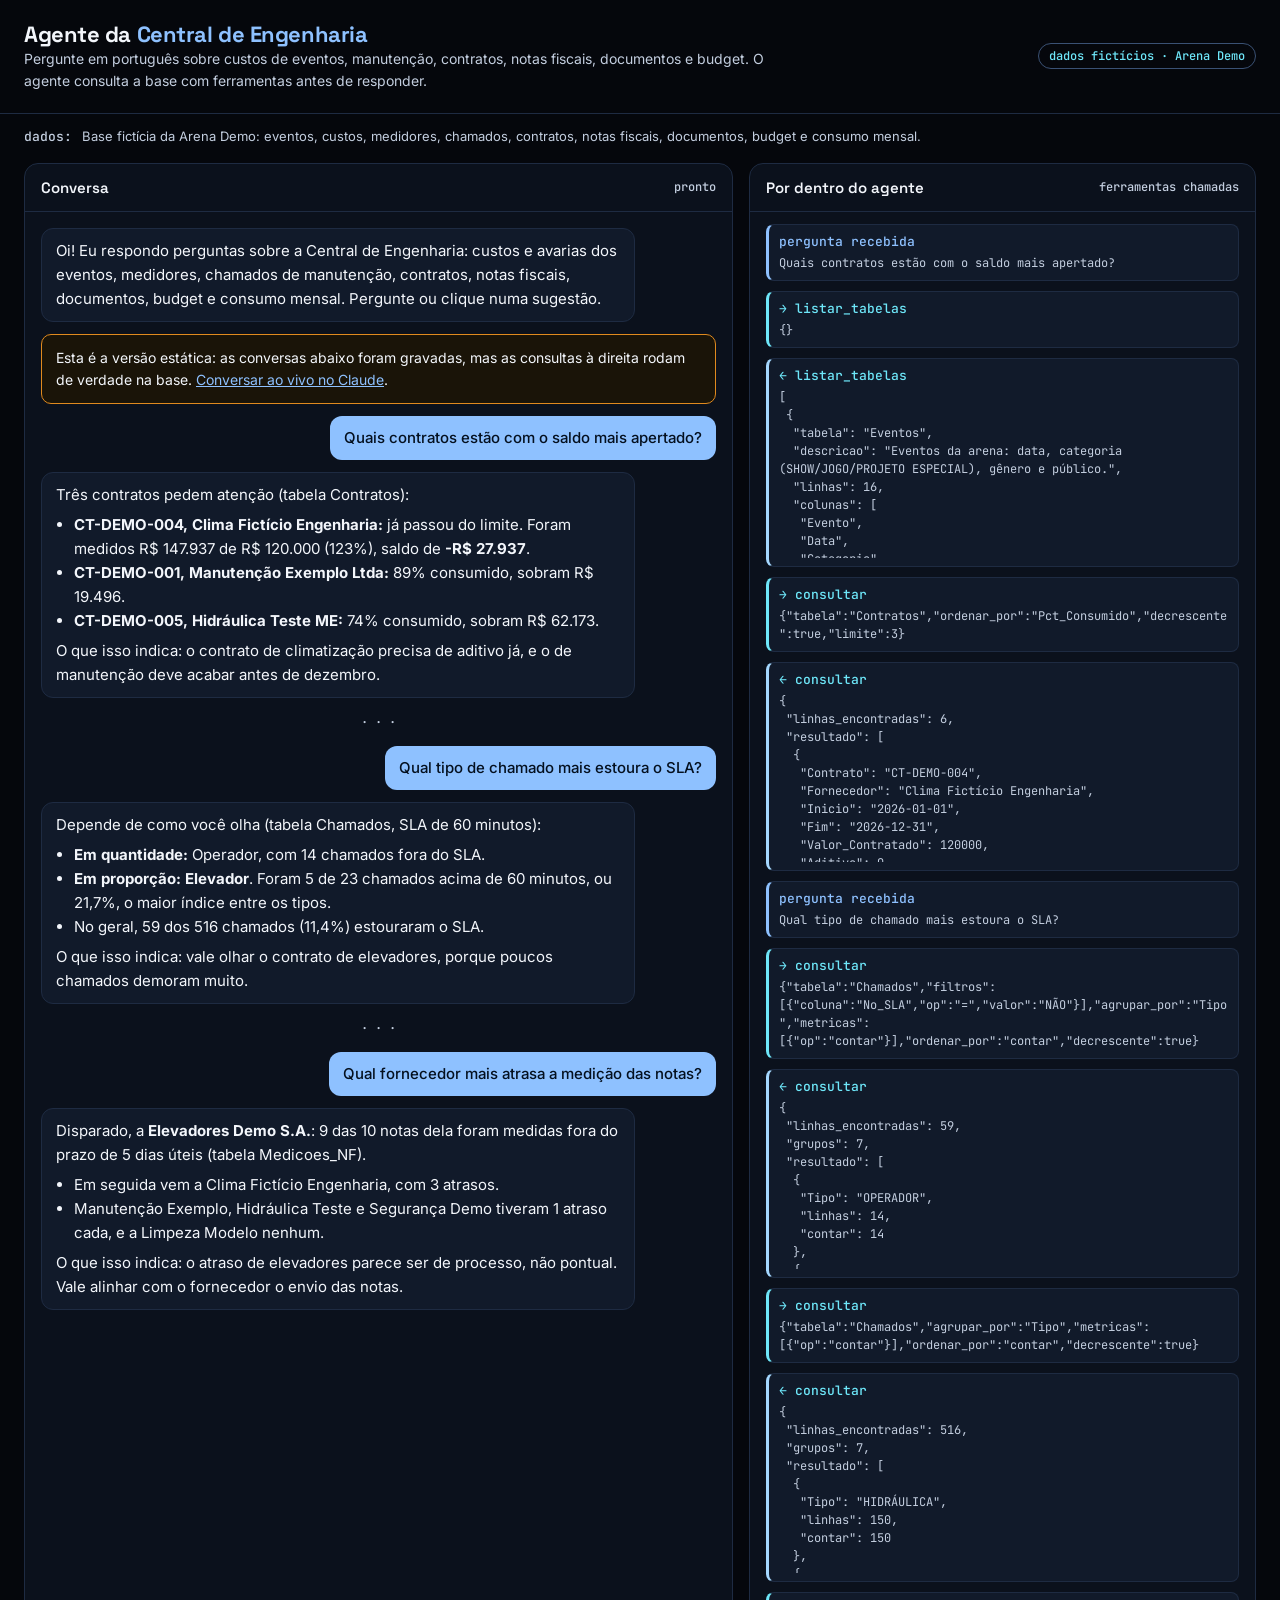
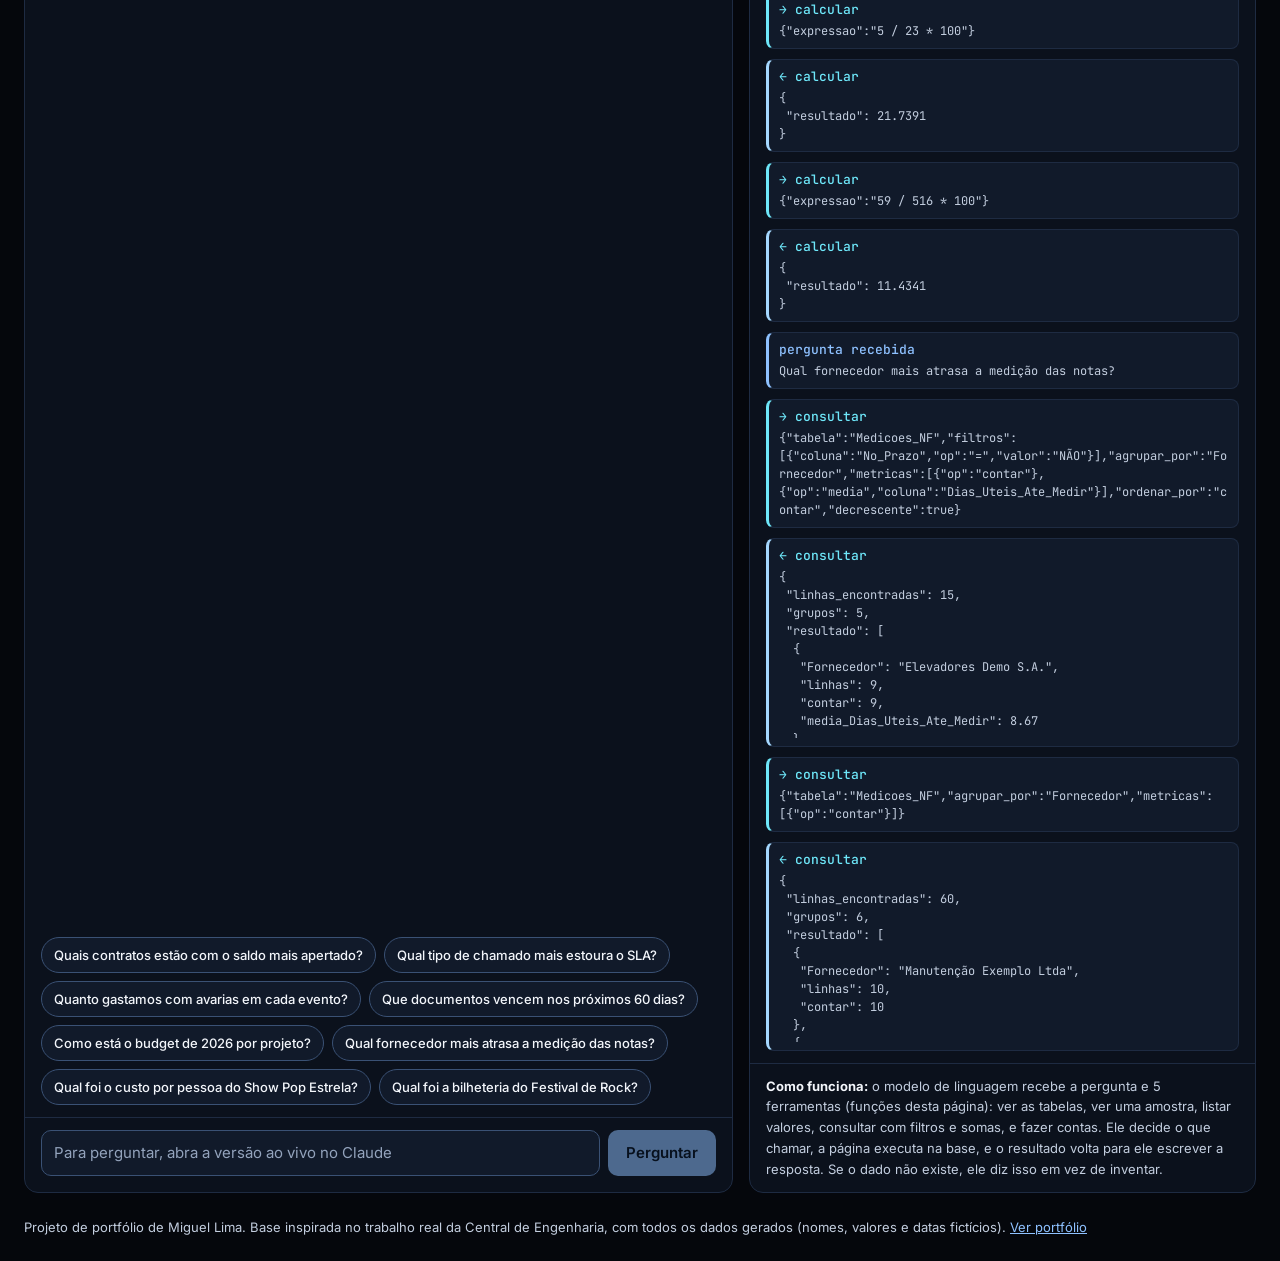
<file: agente-demo/index.html>
<!DOCTYPE html>
<html lang="pt-BR">
<head>
<meta charset="UTF-8">
<meta name="viewport" content="width=device-width, initial-scale=1.0">
<title>Agente da Central de Engenharia · demo</title>
<link rel="preconnect" href="https://fonts.googleapis.com">
<link href="https://fonts.googleapis.com/css2?family=Space+Grotesk:wght@600;700&family=Inter:wght@400;500;600&family=JetBrains+Mono:wght@400;500&display=swap" rel="stylesheet">

<style>
  :root { --bg:#05070C; --s:#0B111C; --s2:#111A2A; --line:#1E2B42; --ls:#3A5174; --tx:#F3F6FB; --mu:#C3CEDF; --bl:#8EC1FF; --cy:#6EE7F9; --on:#04101F; }
  * { box-sizing:border-box; margin:0; padding:0; }
  body { font:15px/1.6 Inter, system-ui, sans-serif; background:var(--bg); color:var(--tx); min-height:100vh; }
  :focus-visible { outline:3px solid var(--cy); outline-offset:2px; border-radius:6px; }
  .sr { position:absolute; left:-9999px; }
  header { padding:20px 24px; border-bottom:1px solid var(--line); display:flex; justify-content:space-between; gap:16px; flex-wrap:wrap; align-items:center; }
  h1 { font:700 22px "Space Grotesk", sans-serif; letter-spacing:-.02em; }
  h1 span { color:var(--bl); }
  header p { color:var(--mu); font-size:14px; max-width:780px; }
  .badge { font:500 12px "JetBrains Mono", monospace; border:1px solid var(--ls); padding:4px 10px; border-radius:999px; color:var(--cy); white-space:nowrap; }
  .fonte { max-width:1400px; margin:12px auto 0; padding:0 24px; display:flex; gap:10px; align-items:center; flex-wrap:wrap; }
  .fonte .lbl { font:500 13px "JetBrains Mono", monospace; color:var(--mu); }
  .tog { font:600 14px Inter, sans-serif; background:var(--s); color:var(--tx); border:1.5px solid var(--ls); border-radius:10px; padding:8px 14px; cursor:pointer; min-height:40px; }
  .tog[aria-pressed="true"] { background:var(--bl); color:var(--on); border-color:var(--bl); }
  .fonte .info { font-size:13px; color:var(--mu); }
  .priv { max-width:1400px; margin:8px auto 0; padding:0 24px; font-size:13px; color:var(--mu); }
  main { display:grid; grid-template-columns: 1.4fr 1fr; gap:16px; padding:16px 24px 24px; max-width:1400px; margin:0 auto; }
  .card { background:var(--s); border:1px solid var(--line); border-radius:14px; display:flex; flex-direction:column; min-height:0; }
  .card h2 { font:600 15px "Space Grotesk", sans-serif; padding:14px 16px; border-bottom:1px solid var(--line); display:flex; justify-content:space-between; align-items:center; gap:8px; }
  .card h2 small { font:500 12px "JetBrains Mono", monospace; color:var(--mu); }
  #chat, #trace { flex:1; overflow:auto; padding:16px; display:flex; flex-direction:column; gap:12px; height:calc(100vh - 330px); min-height:380px; }
  #trace { gap:10px; padding:12px 16px; }
  .msg { max-width:88%; padding:10px 14px; border-radius:12px; }
  .msg p + p { margin-top:4px; }
  .msg.user { align-self:flex-end; background:var(--bl); color:var(--on); font-weight:500; }
  .msg.bot { align-self:flex-start; background:var(--s2); border:1px solid var(--line); }
  .msg.bot ul { margin:6px 0 6px 18px; }
  .msg.bot.wait { color:var(--mu); font-style:italic; }
  .msg.err { border-color:#E08A1E; }
  .chips { display:flex; gap:8px; flex-wrap:wrap; padding:0 16px 12px; }
  .chip { font:500 13px Inter, sans-serif; background:var(--s2); color:var(--tx); border:1.5px solid var(--ls); border-radius:999px; padding:6px 12px; cursor:pointer; min-height:36px; text-align:left; }
  .chip:hover { border-color:var(--bl); }
  form { display:flex; gap:8px; padding:12px 16px 16px; border-top:1px solid var(--line); }
  input[type=text] { flex:1; font:inherit; background:var(--s2); color:var(--tx); border:1.5px solid var(--ls); border-radius:10px; padding:10px 12px; min-height:44px; }
  input::placeholder { color:#93A3BC; }
  button.send { font:600 15px Inter, sans-serif; background:var(--bl); color:var(--on); border:0; border-radius:10px; padding:0 18px; min-height:44px; cursor:pointer; }
  button.send:disabled { opacity:.5; cursor:default; }
  button.stop { font:600 14px Inter, sans-serif; background:transparent; color:var(--tx); border:1.5px solid var(--ls); border-radius:10px; padding:0 14px; min-height:44px; cursor:pointer; }
  .step { border:1px solid var(--line); border-left:3px solid var(--cy); border-radius:8px; padding:8px 10px; background:var(--s2); }
  .step .t { font:500 13px "JetBrains Mono", monospace; color:var(--cy); }
  .step pre { font:12px/1.5 "JetBrains Mono", monospace; color:var(--mu); white-space:pre-wrap; word-break:break-word; margin-top:4px; max-height:170px; overflow:auto; }
  .step.q { border-left-color:var(--bl); } .step.q .t { color:var(--bl); }
  .step.a { border-left-color:#A5D8FF; }
  .empty { color:var(--mu); font-size:14px; }
  .how { padding:12px 16px; border-top:1px solid var(--line); font-size:13px; color:var(--mu); }
  .how b { color:var(--tx); }
  .note { max-width:1400px; margin:0 auto; padding:0 24px 24px; color:var(--mu); font-size:13px; }
  .note a { color:var(--bl); }
  .demo-warn { padding:12px 14px; border:1px solid #E08A1E; border-radius:10px; font-size:14px; background:#1a1408; }
  .demo-warn a { color:var(--bl); }
  .sep { align-self:center; font:500 12px "JetBrains Mono", monospace; color:var(--mu); padding:4px 0; }
  @media (max-width: 900px) { main { grid-template-columns:1fr; } #chat, #trace { height:auto; min-height:320px; } }
</style>
</head>
<body>
<header>
  <div>
    <h1>Agente da <span>Central de Engenharia</span></h1>
    <p>Pergunte em português sobre custos de eventos, manutenção, contratos, notas fiscais, documentos e budget. O agente consulta a base com ferramentas antes de responder.</p>
  </div>
  <span class="badge">dados fictícios · Arena Demo</span>
</header>

<div class="fonte" role="group" aria-label="Fonte de dados" id="fonte-bar">
  <span class="lbl">dados:</span>
  <button class="tog" id="m-demo" type="button" aria-pressed="true">Base de demonstração</button>
  <button class="tog" id="m-plan" type="button" aria-pressed="false">Usar minhas planilhas</button>
  <input type="file" id="arquivo" accept=".xlsx,.xlsm,.xls,.csv" multiple hidden>
  <span class="info" id="fonte-info">Base fictícia da Arena Demo: eventos, custos, medidores, chamados, contratos, notas fiscais, documentos, budget e consumo mensal.</span>
</div>
<p class="priv" id="priv" hidden>Suas planilhas são lidas só neste navegador e não ficam salvas: ao recarregar a página, elas somem. Os trechos que o agente consulta são enviados ao Claude para ele responder. Use só dados que você pode usar no Claude.</p>

<main>
  <section class="card" aria-label="Conversa com o agente">
    <h2>Conversa <small id="status">pronto</small></h2>
    <div id="chat" aria-live="polite"></div>
    <div class="chips" id="chips"></div>
    <form id="form">
      <label for="q" class="sr">Sua pergunta</label>
      <input id="q" type="text" autocomplete="off" placeholder="Ex.: quais contratos estão com o saldo mais apertado?">
      <button class="send" id="send" type="submit">Perguntar</button>
      <button class="stop" id="stop" type="button" hidden>Parar</button>
    </form>
  </section>

  <section class="card" aria-label="O que o agente está fazendo">
    <h2>Por dentro do agente <small>ferramentas chamadas</small></h2>
    <div id="trace"><p class="empty">Aqui aparece cada ferramenta que o agente decide usar, com o que ele pediu e o que a base devolveu. É isso que diferencia um agente de um chat comum: ele busca o dado real antes de responder.</p></div>
    <div class="how"><b>Como funciona:</b> o modelo de linguagem recebe a pergunta e 5 ferramentas (funções desta página): ver as tabelas, ver uma amostra, listar valores, consultar com filtros e somas, e fazer contas. Ele decide o que chamar, a página executa na base, e o resultado volta para ele escrever a resposta. Se o dado não existe, ele diz isso em vez de inventar.</div>
  </section>
</main>
<p class="note">Projeto de portfólio de Miguel Lima. Base inspirada no trabalho real da Central de Engenharia, com todos os dados gerados (nomes, valores e datas fictícios). <a href="https://limmuz.github.io" target="_blank" rel="noopener">Ver portfólio</a></p>

<script>
const MODO = "demo";              // "demo" (compartilhável) ou "privado" (aceita planilhas)
const LINK_AO_VIVO = "https://claude.ai/artifact/NSq2KpumeX4oBUCkPMfSvw";
const BASE_DEMO = {"nome": "Central de Engenharia · Arena Demo", "abas": {"Eventos": {"descricao": "Eventos da arena: data, categoria (SHOW/JOGO/PROJETO ESPECIAL), gênero e público.", "colunas": ["Evento", "Data", "Categoria", "Genero", "Publico"], "linhas": [{"Evento": "SHOW POP ESTRELA", "Data": "2026-03-07", "Categoria": "SHOW", "Genero": "POP", "Publico": 38468}, {"Evento": "TIME A x TIME B", "Data": "2026-03-22", "Categoria": "JOGO", "Genero": "BRASILEIRÃO", "Publico": 33246}, {"Evento": "FESTIVAL DE ROCK", "Data": "2026-03-31", "Categoria": "SHOW", "Genero": "ROCK", "Publico": 35956}, {"Evento": "TIME A x TIME C", "Data": "2026-04-14", "Categoria": "JOGO", "Genero": "COPA DO BRASIL", "Publico": 38702}, {"Evento": "NOITE SERTANEJA", "Data": "2026-04-28", "Categoria": "SHOW", "Genero": "SERTANEJO", "Publico": 32747}, {"Evento": "TIME A x TIME D", "Data": "2026-05-06", "Categoria": "JOGO", "Genero": "LIBERTADORES", "Publico": 35951}, {"Evento": "ENCONTRO MPB", "Data": "2026-05-20", "Categoria": "SHOW", "Genero": "MPB", "Publico": 40366}, {"Evento": "TIME A x TIME E", "Data": "2026-06-01", "Categoria": "JOGO", "Genero": "BRASILEIRÃO", "Publico": 32048}, {"Evento": "BANDA EXEMPLO", "Data": "2026-06-11", "Categoria": "SHOW", "Genero": "ROCK", "Publico": 34534}, {"Evento": "TIME A x TIME F", "Data": "2026-06-23", "Categoria": "JOGO", "Genero": "BRASILEIRÃO", "Publico": 34371}, {"Evento": "FESTA DO SAMBA", "Data": "2026-07-06", "Categoria": "SHOW", "Genero": "SAMBA", "Publico": 33515}, {"Evento": "TIME A x TIME G", "Data": "2026-07-19", "Categoria": "JOGO", "Genero": "LIBERTADORES", "Publico": 33166}, {"Evento": "TURNÊ INTERNACIONAL", "Data": "2026-07-29", "Categoria": "SHOW", "Genero": "POP", "Publico": 44771}, {"Evento": "TIME A x TIME H", "Data": "2026-08-13", "Categoria": "JOGO", "Genero": "BRASILEIRÃO", "Publico": 44523}, {"Evento": "CAMPEONATO DE GAMES", "Data": "2026-08-22", "Categoria": "PROJETO ESPECIAL", "Genero": "CAMPEONATO", "Publico": 10487}, {"Evento": "SHOW INFANTIL", "Data": "2026-09-06", "Categoria": "SHOW", "Genero": "INFANTIL", "Publico": 43467}]}, "Custos_Itens": {"descricao": "Custos de cada evento por item: Tipo = MDO (mão de obra), AVARIAS (itens quebrados) ou INSUMOS. Valor_Total = Qtd x Valor_Unit em R$.", "colunas": ["Evento", "Data", "Tipo", "Item", "Qtd", "Valor_Unit", "Valor_Total"], "linhas": [{"Evento": "SHOW POP ESTRELA", "Data": "2026-03-07", "Tipo": "AVARIAS", "Item": "LÂMPADA LED", "Qtd": 5.0, "Valor_Unit": 85.0, "Valor_Total": 425.0}, {"Evento": "SHOW POP ESTRELA", "Data": "2026-03-07", "Tipo": "AVARIAS", "Item": "ESPELHO BANHEIRO", "Qtd": 5.0, "Valor_Unit": 410.0, "Valor_Total": 2050.0}, {"Evento": "SHOW POP ESTRELA", "Data": "2026-03-07", "Tipo": "AVARIAS", "Item": "CADEIRA ARQUIBANCADA", "Qtd": 5.0, "Valor_Unit": 1450.0, "Valor_Total": 7250.0}, {"Evento": "SHOW POP ESTRELA", "Data": "2026-03-07", "Tipo": "AVARIAS", "Item": "DISPENSER SABÃO", "Qtd": 4.0, "Valor_Unit": 280.0, "Valor_Total": 1120.0}, {"Evento": "SHOW POP ESTRELA", "Data": "2026-03-07", "Tipo": "MDO", "Item": "ENCANADOR PLANTÃO", "Qtd": 7.0, "Valor_Unit": 520.0, "Valor_Total": 3640.0}, {"Evento": "SHOW POP ESTRELA", "Data": "2026-03-07", "Tipo": "MDO", "Item": "ELETRICISTA PLANTÃO", "Qtd": 4.0, "Valor_Unit": 540.0, "Valor_Total": 2160.0}, {"Evento": "SHOW POP ESTRELA", "Data": "2026-03-07", "Tipo": "MDO", "Item": "TÉCNICO ESCADA ROLANTE", "Qtd": 13.0, "Valor_Unit": 720.0, "Valor_Total": 9360.0}, {"Evento": "TIME A x TIME B", "Data": "2026-03-22", "Tipo": "AVARIAS", "Item": "DISPENSER SABÃO", "Qtd": 4.0, "Valor_Unit": 280.0, "Valor_Total": 1120.0}, {"Evento": "TIME A x TIME B", "Data": "2026-03-22", "Tipo": "AVARIAS", "Item": "LÂMPADA LED", "Qtd": 2.0, "Valor_Unit": 85.0, "Valor_Total": 170.0}, {"Evento": "TIME A x TIME B", "Data": "2026-03-22", "Tipo": "AVARIAS", "Item": "ASSENTO SANITÁRIO", "Qtd": 5.0, "Valor_Unit": 320.0, "Valor_Total": 1600.0}, {"Evento": "TIME A x TIME B", "Data": "2026-03-22", "Tipo": "AVARIAS", "Item": "TORNEIRA AUTOMÁTICA", "Qtd": 2.0, "Valor_Unit": 690.0, "Valor_Total": 1380.0}, {"Evento": "TIME A x TIME B", "Data": "2026-03-22", "Tipo": "MDO", "Item": "ENCANADOR PLANTÃO", "Qtd": 6.0, "Valor_Unit": 520.0, "Valor_Total": 3120.0}, {"Evento": "TIME A x TIME B", "Data": "2026-03-22", "Tipo": "MDO", "Item": "TÉCNICO ELEVADOR", "Qtd": 3.0, "Valor_Unit": 720.0, "Valor_Total": 2160.0}, {"Evento": "TIME A x TIME B", "Data": "2026-03-22", "Tipo": "MDO", "Item": "ELETRICISTA PLANTÃO", "Qtd": 2.0, "Valor_Unit": 540.0, "Valor_Total": 1080.0}, {"Evento": "FESTIVAL DE ROCK", "Data": "2026-03-31", "Tipo": "AVARIAS", "Item": "TORNEIRA AUTOMÁTICA", "Qtd": 6.0, "Valor_Unit": 690.0, "Valor_Total": 4140.0}, {"Evento": "FESTIVAL DE ROCK", "Data": "2026-03-31", "Tipo": "AVARIAS", "Item": "CADEIRA ARQUIBANCADA", "Qtd": 4.0, "Valor_Unit": 1450.0, "Valor_Total": 5800.0}, {"Evento": "FESTIVAL DE ROCK", "Data": "2026-03-31", "Tipo": "AVARIAS", "Item": "DISPENSER SABÃO", "Qtd": 6.0, "Valor_Unit": 280.0, "Valor_Total": 1680.0}, {"Evento": "FESTIVAL DE ROCK", "Data": "2026-03-31", "Tipo": "AVARIAS", "Item": "LÂMPADA LED", "Qtd": 3.0, "Valor_Unit": 85.0, "Valor_Total": 255.0}, {"Evento": "FESTIVAL DE ROCK", "Data": "2026-03-31", "Tipo": "MDO", "Item": "TÉCNICO ESCADA ROLANTE", "Qtd": 9.0, "Valor_Unit": 720.0, "Valor_Total": 6480.0}, {"Evento": "FESTIVAL DE ROCK", "Data": "2026-03-31", "Tipo": "MDO", "Item": "ELETRICISTA PLANTÃO", "Qtd": 7.0, "Valor_Unit": 540.0, "Valor_Total": 3780.0}, {"Evento": "FESTIVAL DE ROCK", "Data": "2026-03-31", "Tipo": "MDO", "Item": "ENCANADOR PLANTÃO", "Qtd": 9.0, "Valor_Unit": 520.0, "Valor_Total": 4680.0}, {"Evento": "TIME A x TIME C", "Data": "2026-04-14", "Tipo": "AVARIAS", "Item": "CADEIRA ARQUIBANCADA", "Qtd": 5.0, "Valor_Unit": 1450.0, "Valor_Total": 7250.0}, {"Evento": "TIME A x TIME C", "Data": "2026-04-14", "Tipo": "AVARIAS", "Item": "DISPENSER SABÃO", "Qtd": 6.0, "Valor_Unit": 280.0, "Valor_Total": 1680.0}, {"Evento": "TIME A x TIME C", "Data": "2026-04-14", "Tipo": "AVARIAS", "Item": "TORNEIRA AUTOMÁTICA", "Qtd": 3.0, "Valor_Unit": 690.0, "Valor_Total": 2070.0}, {"Evento": "TIME A x TIME C", "Data": "2026-04-14", "Tipo": "AVARIAS", "Item": "ASSENTO SANITÁRIO", "Qtd": 1.0, "Valor_Unit": 320.0, "Valor_Total": 320.0}, {"Evento": "TIME A x TIME C", "Data": "2026-04-14", "Tipo": "MDO", "Item": "TÉCNICO ESCADA ROLANTE", "Qtd": 3.0, "Valor_Unit": 720.0, "Valor_Total": 2160.0}, {"Evento": "TIME A x TIME C", "Data": "2026-04-14", "Tipo": "MDO", "Item": "ELETRICISTA PLANTÃO", "Qtd": 4.0, "Valor_Unit": 540.0, "Valor_Total": 2160.0}, {"Evento": "TIME A x TIME C", "Data": "2026-04-14", "Tipo": "MDO", "Item": "TÉCNICO ELEVADOR", "Qtd": 5.0, "Valor_Unit": 720.0, "Valor_Total": 3600.0}, {"Evento": "NOITE SERTANEJA", "Data": "2026-04-28", "Tipo": "AVARIAS", "Item": "FECHADURA PORTA", "Qtd": 6.0, "Valor_Unit": 240.0, "Valor_Total": 1440.0}, {"Evento": "NOITE SERTANEJA", "Data": "2026-04-28", "Tipo": "AVARIAS", "Item": "ESPELHO BANHEIRO", "Qtd": 3.0, "Valor_Unit": 410.0, "Valor_Total": 1230.0}, {"Evento": "NOITE SERTANEJA", "Data": "2026-04-28", "Tipo": "AVARIAS", "Item": "ASSENTO SANITÁRIO", "Qtd": 4.0, "Valor_Unit": 320.0, "Valor_Total": 1280.0}, {"Evento": "NOITE SERTANEJA", "Data": "2026-04-28", "Tipo": "AVARIAS", "Item": "LÂMPADA LED", "Qtd": 1.0, "Valor_Unit": 85.0, "Valor_Total": 85.0}, {"Evento": "NOITE SERTANEJA", "Data": "2026-04-28", "Tipo": "MDO", "Item": "ENCANADOR PLANTÃO", "Qtd": 8.0, "Valor_Unit": 520.0, "Valor_Total": 4160.0}, {"Evento": "NOITE SERTANEJA", "Data": "2026-04-28", "Tipo": "MDO", "Item": "ELETRICISTA PLANTÃO", "Qtd": 9.0, "Valor_Unit": 540.0, "Valor_Total": 4860.0}, {"Evento": "NOITE SERTANEJA", "Data": "2026-04-28", "Tipo": "MDO", "Item": "TÉCNICO ESCADA ROLANTE", "Qtd": 11.0, "Valor_Unit": 720.0, "Valor_Total": 7920.0}, {"Evento": "TIME A x TIME D", "Data": "2026-05-06", "Tipo": "AVARIAS", "Item": "FECHADURA PORTA", "Qtd": 1.0, "Valor_Unit": 240.0, "Valor_Total": 240.0}, {"Evento": "TIME A x TIME D", "Data": "2026-05-06", "Tipo": "AVARIAS", "Item": "TORNEIRA AUTOMÁTICA", "Qtd": 1.0, "Valor_Unit": 690.0, "Valor_Total": 690.0}, {"Evento": "TIME A x TIME D", "Data": "2026-05-06", "Tipo": "AVARIAS", "Item": "DISPENSER SABÃO", "Qtd": 2.0, "Valor_Unit": 280.0, "Valor_Total": 560.0}, {"Evento": "TIME A x TIME D", "Data": "2026-05-06", "Tipo": "AVARIAS", "Item": "ESPELHO BANHEIRO", "Qtd": 1.0, "Valor_Unit": 410.0, "Valor_Total": 410.0}, {"Evento": "TIME A x TIME D", "Data": "2026-05-06", "Tipo": "MDO", "Item": "ELETRICISTA PLANTÃO", "Qtd": 5.0, "Valor_Unit": 540.0, "Valor_Total": 2700.0}, {"Evento": "TIME A x TIME D", "Data": "2026-05-06", "Tipo": "MDO", "Item": "TÉCNICO ELEVADOR", "Qtd": 2.0, "Valor_Unit": 720.0, "Valor_Total": 1440.0}, {"Evento": "TIME A x TIME D", "Data": "2026-05-06", "Tipo": "MDO", "Item": "TÉCNICO ESCADA ROLANTE", "Qtd": 7.0, "Valor_Unit": 720.0, "Valor_Total": 5040.0}, {"Evento": "ENCONTRO MPB", "Data": "2026-05-20", "Tipo": "AVARIAS", "Item": "ASSENTO SANITÁRIO", "Qtd": 6.0, "Valor_Unit": 320.0, "Valor_Total": 1920.0}, {"Evento": "ENCONTRO MPB", "Data": "2026-05-20", "Tipo": "AVARIAS", "Item": "CADEIRA ARQUIBANCADA", "Qtd": 3.0, "Valor_Unit": 1450.0, "Valor_Total": 4350.0}, {"Evento": "ENCONTRO MPB", "Data": "2026-05-20", "Tipo": "AVARIAS", "Item": "ESPELHO BANHEIRO", "Qtd": 3.0, "Valor_Unit": 410.0, "Valor_Total": 1230.0}, {"Evento": "ENCONTRO MPB", "Data": "2026-05-20", "Tipo": "AVARIAS", "Item": "TORNEIRA AUTOMÁTICA", "Qtd": 4.0, "Valor_Unit": 690.0, "Valor_Total": 2760.0}, {"Evento": "ENCONTRO MPB", "Data": "2026-05-20", "Tipo": "MDO", "Item": "TÉCNICO ELEVADOR", "Qtd": 11.0, "Valor_Unit": 720.0, "Valor_Total": 7920.0}, {"Evento": "ENCONTRO MPB", "Data": "2026-05-20", "Tipo": "MDO", "Item": "TÉCNICO ESCADA ROLANTE", "Qtd": 4.0, "Valor_Unit": 720.0, "Valor_Total": 2880.0}, {"Evento": "ENCONTRO MPB", "Data": "2026-05-20", "Tipo": "MDO", "Item": "ELETRICISTA PLANTÃO", "Qtd": 13.0, "Valor_Unit": 540.0, "Valor_Total": 7020.0}, {"Evento": "TIME A x TIME E", "Data": "2026-06-01", "Tipo": "AVARIAS", "Item": "ASSENTO SANITÁRIO", "Qtd": 4.0, "Valor_Unit": 320.0, "Valor_Total": 1280.0}, {"Evento": "TIME A x TIME E", "Data": "2026-06-01", "Tipo": "AVARIAS", "Item": "FECHADURA PORTA", "Qtd": 3.0, "Valor_Unit": 240.0, "Valor_Total": 720.0}, {"Evento": "TIME A x TIME E", "Data": "2026-06-01", "Tipo": "AVARIAS", "Item": "TORNEIRA AUTOMÁTICA", "Qtd": 3.0, "Valor_Unit": 690.0, "Valor_Total": 2070.0}, {"Evento": "TIME A x TIME E", "Data": "2026-06-01", "Tipo": "AVARIAS", "Item": "CADEIRA ARQUIBANCADA", "Qtd": 3.0, "Valor_Unit": 1450.0, "Valor_Total": 4350.0}, {"Evento": "TIME A x TIME E", "Data": "2026-06-01", "Tipo": "MDO", "Item": "TÉCNICO ESCADA ROLANTE", "Qtd": 3.0, "Valor_Unit": 720.0, "Valor_Total": 2160.0}, {"Evento": "TIME A x TIME E", "Data": "2026-06-01", "Tipo": "MDO", "Item": "ELETRICISTA PLANTÃO", "Qtd": 5.0, "Valor_Unit": 540.0, "Valor_Total": 2700.0}, {"Evento": "TIME A x TIME E", "Data": "2026-06-01", "Tipo": "MDO", "Item": "TÉCNICO ELEVADOR", "Qtd": 6.0, "Valor_Unit": 720.0, "Valor_Total": 4320.0}, {"Evento": "BANDA EXEMPLO", "Data": "2026-06-11", "Tipo": "AVARIAS", "Item": "CADEIRA ARQUIBANCADA", "Qtd": 4.0, "Valor_Unit": 1450.0, "Valor_Total": 5800.0}, {"Evento": "BANDA EXEMPLO", "Data": "2026-06-11", "Tipo": "AVARIAS", "Item": "ASSENTO SANITÁRIO", "Qtd": 6.0, "Valor_Unit": 320.0, "Valor_Total": 1920.0}, {"Evento": "BANDA EXEMPLO", "Data": "2026-06-11", "Tipo": "AVARIAS", "Item": "LÂMPADA LED", "Qtd": 5.0, "Valor_Unit": 85.0, "Valor_Total": 425.0}, {"Evento": "BANDA EXEMPLO", "Data": "2026-06-11", "Tipo": "AVARIAS", "Item": "TORNEIRA AUTOMÁTICA", "Qtd": 6.0, "Valor_Unit": 690.0, "Valor_Total": 4140.0}, {"Evento": "BANDA EXEMPLO", "Data": "2026-06-11", "Tipo": "MDO", "Item": "TÉCNICO ELEVADOR", "Qtd": 5.0, "Valor_Unit": 720.0, "Valor_Total": 3600.0}, {"Evento": "BANDA EXEMPLO", "Data": "2026-06-11", "Tipo": "MDO", "Item": "TÉCNICO ESCADA ROLANTE", "Qtd": 5.0, "Valor_Unit": 720.0, "Valor_Total": 3600.0}, {"Evento": "BANDA EXEMPLO", "Data": "2026-06-11", "Tipo": "MDO", "Item": "ELETRICISTA PLANTÃO", "Qtd": 8.0, "Valor_Unit": 540.0, "Valor_Total": 4320.0}, {"Evento": "TIME A x TIME F", "Data": "2026-06-23", "Tipo": "AVARIAS", "Item": "FECHADURA PORTA", "Qtd": 3.0, "Valor_Unit": 240.0, "Valor_Total": 720.0}, {"Evento": "TIME A x TIME F", "Data": "2026-06-23", "Tipo": "AVARIAS", "Item": "CADEIRA ARQUIBANCADA", "Qtd": 1.0, "Valor_Unit": 1450.0, "Valor_Total": 1450.0}, {"Evento": "TIME A x TIME F", "Data": "2026-06-23", "Tipo": "AVARIAS", "Item": "DISPENSER SABÃO", "Qtd": 2.0, "Valor_Unit": 280.0, "Valor_Total": 560.0}, {"Evento": "TIME A x TIME F", "Data": "2026-06-23", "Tipo": "AVARIAS", "Item": "LÂMPADA LED", "Qtd": 1.0, "Valor_Unit": 85.0, "Valor_Total": 85.0}, {"Evento": "TIME A x TIME F", "Data": "2026-06-23", "Tipo": "MDO", "Item": "ELETRICISTA PLANTÃO", "Qtd": 5.0, "Valor_Unit": 540.0, "Valor_Total": 2700.0}, {"Evento": "TIME A x TIME F", "Data": "2026-06-23", "Tipo": "MDO", "Item": "TÉCNICO ELEVADOR", "Qtd": 3.0, "Valor_Unit": 720.0, "Valor_Total": 2160.0}, {"Evento": "TIME A x TIME F", "Data": "2026-06-23", "Tipo": "MDO", "Item": "ENCANADOR PLANTÃO", "Qtd": 3.0, "Valor_Unit": 520.0, "Valor_Total": 1560.0}, {"Evento": "FESTA DO SAMBA", "Data": "2026-07-06", "Tipo": "AVARIAS", "Item": "CADEIRA ARQUIBANCADA", "Qtd": 5.0, "Valor_Unit": 1450.0, "Valor_Total": 7250.0}, {"Evento": "FESTA DO SAMBA", "Data": "2026-07-06", "Tipo": "AVARIAS", "Item": "DISPENSER SABÃO", "Qtd": 4.0, "Valor_Unit": 280.0, "Valor_Total": 1120.0}, {"Evento": "FESTA DO SAMBA", "Data": "2026-07-06", "Tipo": "AVARIAS", "Item": "TORNEIRA AUTOMÁTICA", "Qtd": 5.0, "Valor_Unit": 690.0, "Valor_Total": 3450.0}, {"Evento": "FESTA DO SAMBA", "Data": "2026-07-06", "Tipo": "AVARIAS", "Item": "LÂMPADA LED", "Qtd": 2.0, "Valor_Unit": 85.0, "Valor_Total": 170.0}, {"Evento": "FESTA DO SAMBA", "Data": "2026-07-06", "Tipo": "MDO", "Item": "TÉCNICO ESCADA ROLANTE", "Qtd": 7.0, "Valor_Unit": 720.0, "Valor_Total": 5040.0}, {"Evento": "FESTA DO SAMBA", "Data": "2026-07-06", "Tipo": "MDO", "Item": "ENCANADOR PLANTÃO", "Qtd": 12.0, "Valor_Unit": 520.0, "Valor_Total": 6240.0}, {"Evento": "FESTA DO SAMBA", "Data": "2026-07-06", "Tipo": "MDO", "Item": "TÉCNICO ELEVADOR", "Qtd": 7.0, "Valor_Unit": 720.0, "Valor_Total": 5040.0}, {"Evento": "TIME A x TIME G", "Data": "2026-07-19", "Tipo": "AVARIAS", "Item": "TORNEIRA AUTOMÁTICA", "Qtd": 6.0, "Valor_Unit": 690.0, "Valor_Total": 4140.0}, {"Evento": "TIME A x TIME G", "Data": "2026-07-19", "Tipo": "AVARIAS", "Item": "FECHADURA PORTA", "Qtd": 3.0, "Valor_Unit": 240.0, "Valor_Total": 720.0}, {"Evento": "TIME A x TIME G", "Data": "2026-07-19", "Tipo": "AVARIAS", "Item": "ESPELHO BANHEIRO", "Qtd": 6.0, "Valor_Unit": 410.0, "Valor_Total": 2460.0}, {"Evento": "TIME A x TIME G", "Data": "2026-07-19", "Tipo": "AVARIAS", "Item": "CADEIRA ARQUIBANCADA", "Qtd": 2.0, "Valor_Unit": 1450.0, "Valor_Total": 2900.0}, {"Evento": "TIME A x TIME G", "Data": "2026-07-19", "Tipo": "MDO", "Item": "TÉCNICO ESCADA ROLANTE", "Qtd": 8.0, "Valor_Unit": 720.0, "Valor_Total": 5760.0}, {"Evento": "TIME A x TIME G", "Data": "2026-07-19", "Tipo": "MDO", "Item": "TÉCNICO ELEVADOR", "Qtd": 3.0, "Valor_Unit": 720.0, "Valor_Total": 2160.0}, {"Evento": "TIME A x TIME G", "Data": "2026-07-19", "Tipo": "MDO", "Item": "ENCANADOR PLANTÃO", "Qtd": 5.0, "Valor_Unit": 520.0, "Valor_Total": 2600.0}, {"Evento": "TURNÊ INTERNACIONAL", "Data": "2026-07-29", "Tipo": "AVARIAS", "Item": "ESPELHO BANHEIRO", "Qtd": 6.0, "Valor_Unit": 410.0, "Valor_Total": 2460.0}, {"Evento": "TURNÊ INTERNACIONAL", "Data": "2026-07-29", "Tipo": "AVARIAS", "Item": "DISPENSER SABÃO", "Qtd": 3.0, "Valor_Unit": 280.0, "Valor_Total": 840.0}, {"Evento": "TURNÊ INTERNACIONAL", "Data": "2026-07-29", "Tipo": "AVARIAS", "Item": "LÂMPADA LED", "Qtd": 6.0, "Valor_Unit": 85.0, "Valor_Total": 510.0}, {"Evento": "TURNÊ INTERNACIONAL", "Data": "2026-07-29", "Tipo": "AVARIAS", "Item": "CADEIRA ARQUIBANCADA", "Qtd": 5.0, "Valor_Unit": 1450.0, "Valor_Total": 7250.0}, {"Evento": "TURNÊ INTERNACIONAL", "Data": "2026-07-29", "Tipo": "MDO", "Item": "ELETRICISTA PLANTÃO", "Qtd": 8.0, "Valor_Unit": 540.0, "Valor_Total": 4320.0}, {"Evento": "TURNÊ INTERNACIONAL", "Data": "2026-07-29", "Tipo": "MDO", "Item": "TÉCNICO ESCADA ROLANTE", "Qtd": 5.0, "Valor_Unit": 720.0, "Valor_Total": 3600.0}, {"Evento": "TURNÊ INTERNACIONAL", "Data": "2026-07-29", "Tipo": "MDO", "Item": "ENCANADOR PLANTÃO", "Qtd": 9.0, "Valor_Unit": 520.0, "Valor_Total": 4680.0}, {"Evento": "TIME A x TIME H", "Data": "2026-08-13", "Tipo": "AVARIAS", "Item": "LÂMPADA LED", "Qtd": 6.0, "Valor_Unit": 85.0, "Valor_Total": 510.0}, {"Evento": "TIME A x TIME H", "Data": "2026-08-13", "Tipo": "AVARIAS", "Item": "FECHADURA PORTA", "Qtd": 4.0, "Valor_Unit": 240.0, "Valor_Total": 960.0}, {"Evento": "TIME A x TIME H", "Data": "2026-08-13", "Tipo": "AVARIAS", "Item": "CADEIRA ARQUIBANCADA", "Qtd": 6.0, "Valor_Unit": 1450.0, "Valor_Total": 8700.0}, {"Evento": "TIME A x TIME H", "Data": "2026-08-13", "Tipo": "AVARIAS", "Item": "TORNEIRA AUTOMÁTICA", "Qtd": 4.0, "Valor_Unit": 690.0, "Valor_Total": 2760.0}, {"Evento": "TIME A x TIME H", "Data": "2026-08-13", "Tipo": "MDO", "Item": "TÉCNICO ELEVADOR", "Qtd": 4.0, "Valor_Unit": 720.0, "Valor_Total": 2880.0}, {"Evento": "TIME A x TIME H", "Data": "2026-08-13", "Tipo": "MDO", "Item": "ENCANADOR PLANTÃO", "Qtd": 4.0, "Valor_Unit": 520.0, "Valor_Total": 2080.0}, {"Evento": "TIME A x TIME H", "Data": "2026-08-13", "Tipo": "MDO", "Item": "TÉCNICO ESCADA ROLANTE", "Qtd": 6.0, "Valor_Unit": 720.0, "Valor_Total": 4320.0}, {"Evento": "CAMPEONATO DE GAMES", "Data": "2026-08-22", "Tipo": "AVARIAS", "Item": "DISPENSER SABÃO", "Qtd": 3.0, "Valor_Unit": 280.0, "Valor_Total": 840.0}, {"Evento": "CAMPEONATO DE GAMES", "Data": "2026-08-22", "Tipo": "AVARIAS", "Item": "LÂMPADA LED", "Qtd": 1.0, "Valor_Unit": 85.0, "Valor_Total": 85.0}, {"Evento": "CAMPEONATO DE GAMES", "Data": "2026-08-22", "Tipo": "AVARIAS", "Item": "TORNEIRA AUTOMÁTICA", "Qtd": 2.0, "Valor_Unit": 690.0, "Valor_Total": 1380.0}, {"Evento": "CAMPEONATO DE GAMES", "Data": "2026-08-22", "Tipo": "AVARIAS", "Item": "ASSENTO SANITÁRIO", "Qtd": 3.0, "Valor_Unit": 320.0, "Valor_Total": 960.0}, {"Evento": "CAMPEONATO DE GAMES", "Data": "2026-08-22", "Tipo": "MDO", "Item": "TÉCNICO ESCADA ROLANTE", "Qtd": 2.0, "Valor_Unit": 720.0, "Valor_Total": 1440.0}, {"Evento": "CAMPEONATO DE GAMES", "Data": "2026-08-22", "Tipo": "MDO", "Item": "TÉCNICO ELEVADOR", "Qtd": 7.0, "Valor_Unit": 720.0, "Valor_Total": 5040.0}, {"Evento": "CAMPEONATO DE GAMES", "Data": "2026-08-22", "Tipo": "MDO", "Item": "ENCANADOR PLANTÃO", "Qtd": 6.0, "Valor_Unit": 520.0, "Valor_Total": 3120.0}, {"Evento": "SHOW INFANTIL", "Data": "2026-09-06", "Tipo": "AVARIAS", "Item": "DISPENSER SABÃO", "Qtd": 6.0, "Valor_Unit": 280.0, "Valor_Total": 1680.0}, {"Evento": "SHOW INFANTIL", "Data": "2026-09-06", "Tipo": "AVARIAS", "Item": "CADEIRA ARQUIBANCADA", "Qtd": 3.0, "Valor_Unit": 1450.0, "Valor_Total": 4350.0}, {"Evento": "SHOW INFANTIL", "Data": "2026-09-06", "Tipo": "AVARIAS", "Item": "FECHADURA PORTA", "Qtd": 4.0, "Valor_Unit": 240.0, "Valor_Total": 960.0}, {"Evento": "SHOW INFANTIL", "Data": "2026-09-06", "Tipo": "AVARIAS", "Item": "ESPELHO BANHEIRO", "Qtd": 6.0, "Valor_Unit": 410.0, "Valor_Total": 2460.0}, {"Evento": "SHOW INFANTIL", "Data": "2026-09-06", "Tipo": "MDO", "Item": "ENCANADOR PLANTÃO", "Qtd": 7.0, "Valor_Unit": 520.0, "Valor_Total": 3640.0}, {"Evento": "SHOW INFANTIL", "Data": "2026-09-06", "Tipo": "MDO", "Item": "TÉCNICO ELEVADOR", "Qtd": 4.0, "Valor_Unit": 720.0, "Valor_Total": 2880.0}, {"Evento": "SHOW INFANTIL", "Data": "2026-09-06", "Tipo": "MDO", "Item": "TÉCNICO ESCADA ROLANTE", "Qtd": 13.0, "Valor_Unit": 720.0, "Valor_Total": 9360.0}]}, "Medidores_Evento": {"descricao": "Leitura dos relógios medidores em cada evento: Medidor = ÁGUA, GÁS, ELÉTRICA ou POÇO (poço artesiano, sem custo). Valor em R$.", "colunas": ["Evento", "Data", "Medidor", "Consumo", "Unidade", "Valor"], "linhas": [{"Evento": "SHOW POP ESTRELA", "Data": "2026-03-07", "Medidor": "ÁGUA", "Consumo": 199.4, "Unidade": "m³", "Valor": 12361.17}, {"Evento": "SHOW POP ESTRELA", "Data": "2026-03-07", "Medidor": "GÁS", "Consumo": 171.7, "Unidade": "m³", "Valor": 1236.26}, {"Evento": "SHOW POP ESTRELA", "Data": "2026-03-07", "Medidor": "ELÉTRICA", "Consumo": 15568.8, "Unidade": "kWh", "Valor": 8562.85}, {"Evento": "SHOW POP ESTRELA", "Data": "2026-03-07", "Medidor": "POÇO", "Consumo": 91.5, "Unidade": "m³", "Valor": 0.0}, {"Evento": "TIME A x TIME B", "Data": "2026-03-22", "Medidor": "ÁGUA", "Consumo": 228.1, "Unidade": "m³", "Valor": 14140.16}, {"Evento": "TIME A x TIME B", "Data": "2026-03-22", "Medidor": "GÁS", "Consumo": 141.8, "Unidade": "m³", "Valor": 1020.94}, {"Evento": "TIME A x TIME B", "Data": "2026-03-22", "Medidor": "ELÉTRICA", "Consumo": 17371.6, "Unidade": "kWh", "Valor": 9554.39}, {"Evento": "TIME A x TIME B", "Data": "2026-03-22", "Medidor": "POÇO", "Consumo": 127.7, "Unidade": "m³", "Valor": 0.0}, {"Evento": "FESTIVAL DE ROCK", "Data": "2026-03-31", "Medidor": "ÁGUA", "Consumo": 266.2, "Unidade": "m³", "Valor": 16503.54}, {"Evento": "FESTIVAL DE ROCK", "Data": "2026-03-31", "Medidor": "GÁS", "Consumo": 234.7, "Unidade": "m³", "Valor": 1689.57}, {"Evento": "FESTIVAL DE ROCK", "Data": "2026-03-31", "Medidor": "ELÉTRICA", "Consumo": 22780.7, "Unidade": "kWh", "Valor": 12529.4}, {"Evento": "FESTIVAL DE ROCK", "Data": "2026-03-31", "Medidor": "POÇO", "Consumo": 151.6, "Unidade": "m³", "Valor": 0.0}, {"Evento": "TIME A x TIME C", "Data": "2026-04-14", "Medidor": "ÁGUA", "Consumo": 248.0, "Unidade": "m³", "Valor": 15376.81}, {"Evento": "TIME A x TIME C", "Data": "2026-04-14", "Medidor": "GÁS", "Consumo": 173.9, "Unidade": "m³", "Valor": 1251.75}, {"Evento": "TIME A x TIME C", "Data": "2026-04-14", "Medidor": "ELÉTRICA", "Consumo": 10381.2, "Unidade": "kWh", "Valor": 5709.64}, {"Evento": "TIME A x TIME C", "Data": "2026-04-14", "Medidor": "POÇO", "Consumo": 106.5, "Unidade": "m³", "Valor": 0.0}, {"Evento": "NOITE SERTANEJA", "Data": "2026-04-28", "Medidor": "ÁGUA", "Consumo": 416.3, "Unidade": "m³", "Valor": 25812.43}, {"Evento": "NOITE SERTANEJA", "Data": "2026-04-28", "Medidor": "GÁS", "Consumo": 139.3, "Unidade": "m³", "Valor": 1003.27}, {"Evento": "NOITE SERTANEJA", "Data": "2026-04-28", "Medidor": "ELÉTRICA", "Consumo": 16303.9, "Unidade": "kWh", "Valor": 8967.13}, {"Evento": "NOITE SERTANEJA", "Data": "2026-04-28", "Medidor": "POÇO", "Consumo": 118.9, "Unidade": "m³", "Valor": 0.0}, {"Evento": "TIME A x TIME D", "Data": "2026-05-06", "Medidor": "ÁGUA", "Consumo": 195.6, "Unidade": "m³", "Valor": 12128.85}, {"Evento": "TIME A x TIME D", "Data": "2026-05-06", "Medidor": "GÁS", "Consumo": 174.4, "Unidade": "m³", "Valor": 1255.88}, {"Evento": "TIME A x TIME D", "Data": "2026-05-06", "Medidor": "ELÉTRICA", "Consumo": 12058.9, "Unidade": "kWh", "Valor": 6632.41}, {"Evento": "TIME A x TIME D", "Data": "2026-05-06", "Medidor": "POÇO", "Consumo": 102.8, "Unidade": "m³", "Valor": 0.0}, {"Evento": "ENCONTRO MPB", "Data": "2026-05-20", "Medidor": "ÁGUA", "Consumo": 185.6, "Unidade": "m³", "Valor": 11504.32}, {"Evento": "ENCONTRO MPB", "Data": "2026-05-20", "Medidor": "GÁS", "Consumo": 247.6, "Unidade": "m³", "Valor": 1782.89}, {"Evento": "ENCONTRO MPB", "Data": "2026-05-20", "Medidor": "ELÉTRICA", "Consumo": 22646.0, "Unidade": "kWh", "Valor": 12455.3}, {"Evento": "ENCONTRO MPB", "Data": "2026-05-20", "Medidor": "POÇO", "Consumo": 160.8, "Unidade": "m³", "Valor": 0.0}, {"Evento": "TIME A x TIME E", "Data": "2026-06-01", "Medidor": "ÁGUA", "Consumo": 121.0, "Unidade": "m³", "Valor": 7500.2}, {"Evento": "TIME A x TIME E", "Data": "2026-06-01", "Medidor": "GÁS", "Consumo": 93.8, "Unidade": "m³", "Valor": 675.07}, {"Evento": "TIME A x TIME E", "Data": "2026-06-01", "Medidor": "ELÉTRICA", "Consumo": 10344.7, "Unidade": "kWh", "Valor": 5689.57}, {"Evento": "TIME A x TIME E", "Data": "2026-06-01", "Medidor": "POÇO", "Consumo": 96.1, "Unidade": "m³", "Valor": 0.0}, {"Evento": "BANDA EXEMPLO", "Data": "2026-06-11", "Medidor": "ÁGUA", "Consumo": 276.2, "Unidade": "m³", "Valor": 17122.53}, {"Evento": "BANDA EXEMPLO", "Data": "2026-06-11", "Medidor": "GÁS", "Consumo": 184.0, "Unidade": "m³", "Valor": 1324.7}, {"Evento": "BANDA EXEMPLO", "Data": "2026-06-11", "Medidor": "ELÉTRICA", "Consumo": 15283.0, "Unidade": "kWh", "Valor": 8405.63}, {"Evento": "BANDA EXEMPLO", "Data": "2026-06-11", "Medidor": "POÇO", "Consumo": 114.1, "Unidade": "m³", "Valor": 0.0}, {"Evento": "TIME A x TIME F", "Data": "2026-06-23", "Medidor": "ÁGUA", "Consumo": 147.2, "Unidade": "m³", "Valor": 9128.25}, {"Evento": "TIME A x TIME F", "Data": "2026-06-23", "Medidor": "GÁS", "Consumo": 168.8, "Unidade": "m³", "Valor": 1215.72}, {"Evento": "TIME A x TIME F", "Data": "2026-06-23", "Medidor": "ELÉTRICA", "Consumo": 14171.2, "Unidade": "kWh", "Valor": 7794.16}, {"Evento": "TIME A x TIME F", "Data": "2026-06-23", "Medidor": "POÇO", "Consumo": 73.5, "Unidade": "m³", "Valor": 0.0}, {"Evento": "FESTA DO SAMBA", "Data": "2026-07-06", "Medidor": "ÁGUA", "Consumo": 410.9, "Unidade": "m³", "Valor": 25478.27}, {"Evento": "FESTA DO SAMBA", "Data": "2026-07-06", "Medidor": "GÁS", "Consumo": 141.4, "Unidade": "m³", "Valor": 1017.87}, {"Evento": "FESTA DO SAMBA", "Data": "2026-07-06", "Medidor": "ELÉTRICA", "Consumo": 28050.4, "Unidade": "kWh", "Valor": 15427.72}, {"Evento": "FESTA DO SAMBA", "Data": "2026-07-06", "Medidor": "POÇO", "Consumo": 125.5, "Unidade": "m³", "Valor": 0.0}, {"Evento": "TIME A x TIME G", "Data": "2026-07-19", "Medidor": "ÁGUA", "Consumo": 139.9, "Unidade": "m³", "Valor": 8675.81}, {"Evento": "TIME A x TIME G", "Data": "2026-07-19", "Medidor": "GÁS", "Consumo": 75.1, "Unidade": "m³", "Valor": 540.39}, {"Evento": "TIME A x TIME G", "Data": "2026-07-19", "Medidor": "ELÉTRICA", "Consumo": 11028.6, "Unidade": "kWh", "Valor": 6065.75}, {"Evento": "TIME A x TIME G", "Data": "2026-07-19", "Medidor": "POÇO", "Consumo": 89.2, "Unidade": "m³", "Valor": 0.0}, {"Evento": "TURNÊ INTERNACIONAL", "Data": "2026-07-29", "Medidor": "ÁGUA", "Consumo": 406.2, "Unidade": "m³", "Valor": 25185.2}, {"Evento": "TURNÊ INTERNACIONAL", "Data": "2026-07-29", "Medidor": "GÁS", "Consumo": 188.8, "Unidade": "m³", "Valor": 1359.41}, {"Evento": "TURNÊ INTERNACIONAL", "Data": "2026-07-29", "Medidor": "ELÉTRICA", "Consumo": 16709.1, "Unidade": "kWh", "Valor": 9189.99}, {"Evento": "TURNÊ INTERNACIONAL", "Data": "2026-07-29", "Medidor": "POÇO", "Consumo": 174.6, "Unidade": "m³", "Valor": 0.0}, {"Evento": "TIME A x TIME H", "Data": "2026-08-13", "Medidor": "ÁGUA", "Consumo": 153.2, "Unidade": "m³", "Valor": 9498.73}, {"Evento": "TIME A x TIME H", "Data": "2026-08-13", "Medidor": "GÁS", "Consumo": 148.2, "Unidade": "m³", "Valor": 1067.34}, {"Evento": "TIME A x TIME H", "Data": "2026-08-13", "Medidor": "ELÉTRICA", "Consumo": 12416.5, "Unidade": "kWh", "Valor": 6829.05}, {"Evento": "TIME A x TIME H", "Data": "2026-08-13", "Medidor": "POÇO", "Consumo": 108.8, "Unidade": "m³", "Valor": 0.0}, {"Evento": "CAMPEONATO DE GAMES", "Data": "2026-08-22", "Medidor": "ÁGUA", "Consumo": 243.1, "Unidade": "m³", "Valor": 15071.27}, {"Evento": "CAMPEONATO DE GAMES", "Data": "2026-08-22", "Medidor": "GÁS", "Consumo": 129.8, "Unidade": "m³", "Valor": 934.36}, {"Evento": "CAMPEONATO DE GAMES", "Data": "2026-08-22", "Medidor": "ELÉTRICA", "Consumo": 12460.2, "Unidade": "kWh", "Valor": 6853.09}, {"Evento": "CAMPEONATO DE GAMES", "Data": "2026-08-22", "Medidor": "POÇO", "Consumo": 70.8, "Unidade": "m³", "Valor": 0.0}, {"Evento": "SHOW INFANTIL", "Data": "2026-09-06", "Medidor": "ÁGUA", "Consumo": 386.1, "Unidade": "m³", "Valor": 23939.3}, {"Evento": "SHOW INFANTIL", "Data": "2026-09-06", "Medidor": "GÁS", "Consumo": 185.1, "Unidade": "m³", "Valor": 1332.38}, {"Evento": "SHOW INFANTIL", "Data": "2026-09-06", "Medidor": "ELÉTRICA", "Consumo": 29792.1, "Unidade": "kWh", "Valor": 16385.64}, {"Evento": "SHOW INFANTIL", "Data": "2026-09-06", "Medidor": "POÇO", "Consumo": 204.0, "Unidade": "m³", "Valor": 0.0}]}, "Chamados": {"descricao": "Chamados de manutenção abertos durante os eventos: tipo, descrição, hora de abertura e minutos até resolver. SLA da área: até 60 minutos.", "colunas": ["Evento", "Data", "Tipo", "Descricao", "Hora_Abertura", "Minutos", "No_SLA"], "linhas": [{"Evento": "SHOW POP ESTRELA", "Data": "2026-03-07", "Tipo": "ELÉTRICA", "Descricao": "Vestiário visitante – lâmpadas apagadas", "Hora_Abertura": "23:25", "Minutos": 25, "No_SLA": "SIM"}, {"Evento": "SHOW POP ESTRELA", "Data": "2026-03-07", "Tipo": "OPERADOR", "Descricao": "Portão 7 – apoio ao público", "Hora_Abertura": "23:32", "Minutos": 6, "No_SLA": "SIM"}, {"Evento": "SHOW POP ESTRELA", "Data": "2026-03-07", "Tipo": "HIDRÁULICA", "Descricao": "Bilheteria 3 – vazamento na torneira", "Hora_Abertura": "18:52", "Minutos": 6, "No_SLA": "SIM"}, {"Evento": "SHOW POP ESTRELA", "Data": "2026-03-07", "Tipo": "ESCADA ROLANTE", "Descricao": "Sala de imprensa – escada parada", "Hora_Abertura": "17:45", "Minutos": 50, "No_SLA": "SIM"}, {"Evento": "SHOW POP ESTRELA", "Data": "2026-03-07", "Tipo": "HIDRÁULICA", "Descricao": "Sala de imprensa – vazamento na torneira", "Hora_Abertura": "19:54", "Minutos": 10, "No_SLA": "SIM"}, {"Evento": "SHOW POP ESTRELA", "Data": "2026-03-07", "Tipo": "OPERADOR", "Descricao": "Bar oeste – apoio ao público", "Hora_Abertura": "20:35", "Minutos": 50, "No_SLA": "SIM"}, {"Evento": "SHOW POP ESTRELA", "Data": "2026-03-07", "Tipo": "OPERADOR", "Descricao": "Vestiário visitante – apoio ao público", "Hora_Abertura": "23:51", "Minutos": 50, "No_SLA": "SIM"}, {"Evento": "SHOW POP ESTRELA", "Data": "2026-03-07", "Tipo": "HIDRÁULICA", "Descricao": "Corredor nível 2 – vazamento na torneira", "Hora_Abertura": "20:00", "Minutos": 6, "No_SLA": "SIM"}, {"Evento": "SHOW POP ESTRELA", "Data": "2026-03-07", "Tipo": "OPERADOR", "Descricao": "Rampa leste – apoio ao público", "Hora_Abertura": "23:51", "Minutos": 75, "No_SLA": "NÃO"}, {"Evento": "SHOW POP ESTRELA", "Data": "2026-03-07", "Tipo": "ELEVADOR", "Descricao": "Sala de imprensa – elevador travado", "Hora_Abertura": "20:44", "Minutos": 75, "No_SLA": "NÃO"}, {"Evento": "SHOW POP ESTRELA", "Data": "2026-03-07", "Tipo": "ELÉTRICA", "Descricao": "Bilheteria 3 – lâmpadas apagadas", "Hora_Abertura": "23:51", "Minutos": 50, "No_SLA": "SIM"}, {"Evento": "SHOW POP ESTRELA", "Data": "2026-03-07", "Tipo": "OPERADOR", "Descricao": "Rampa leste – apoio ao público", "Hora_Abertura": "16:53", "Minutos": 25, "No_SLA": "SIM"}, {"Evento": "SHOW POP ESTRELA", "Data": "2026-03-07", "Tipo": "ELÉTRICA", "Descricao": "Sala de imprensa – lâmpadas apagadas", "Hora_Abertura": "17:28", "Minutos": 25, "No_SLA": "SIM"}, {"Evento": "SHOW POP ESTRELA", "Data": "2026-03-07", "Tipo": "ELEVADOR", "Descricao": "Banheiro setor sul – elevador travado", "Hora_Abertura": "18:27", "Minutos": 75, "No_SLA": "NÃO"}, {"Evento": "SHOW POP ESTRELA", "Data": "2026-03-07", "Tipo": "OPERADOR", "Descricao": "Camarote 14 – apoio ao público", "Hora_Abertura": "23:23", "Minutos": 10, "No_SLA": "SIM"}, {"Evento": "SHOW POP ESTRELA", "Data": "2026-03-07", "Tipo": "CIVIL", "Descricao": "Banheiro setor norte – piso solto", "Hora_Abertura": "22:09", "Minutos": 75, "No_SLA": "NÃO"}, {"Evento": "SHOW POP ESTRELA", "Data": "2026-03-07", "Tipo": "HIDRÁULICA", "Descricao": "Portão 7 – vazamento na torneira", "Hora_Abertura": "23:37", "Minutos": 10, "No_SLA": "SIM"}, {"Evento": "SHOW POP ESTRELA", "Data": "2026-03-07", "Tipo": "CIVIL", "Descricao": "Bilheteria 3 – piso solto", "Hora_Abertura": "19:07", "Minutos": 6, "No_SLA": "SIM"}, {"Evento": "SHOW POP ESTRELA", "Data": "2026-03-07", "Tipo": "AR CONDICIONADO", "Descricao": "Rampa leste – ar sem refrigerar", "Hora_Abertura": "21:09", "Minutos": 6, "No_SLA": "SIM"}, {"Evento": "SHOW POP ESTRELA", "Data": "2026-03-07", "Tipo": "OPERADOR", "Descricao": "Bilheteria 3 – apoio ao público", "Hora_Abertura": "23:44", "Minutos": 15, "No_SLA": "SIM"}, {"Evento": "SHOW POP ESTRELA", "Data": "2026-03-07", "Tipo": "HIDRÁULICA", "Descricao": "Banheiro setor sul – vazamento na torneira", "Hora_Abertura": "18:38", "Minutos": 25, "No_SLA": "SIM"}, {"Evento": "TIME A x TIME B", "Data": "2026-03-22", "Tipo": "CIVIL", "Descricao": "Bilheteria 3 – piso solto", "Hora_Abertura": "16:08", "Minutos": 20, "No_SLA": "SIM"}, {"Evento": "TIME A x TIME B", "Data": "2026-03-22", "Tipo": "ELEVADOR", "Descricao": "Vestiário visitante – elevador travado", "Hora_Abertura": "18:10", "Minutos": 15, "No_SLA": "SIM"}, {"Evento": "TIME A x TIME B", "Data": "2026-03-22", "Tipo": "HIDRÁULICA", "Descricao": "Vestiário visitante – vazamento na torneira", "Hora_Abertura": "22:55", "Minutos": 10, "No_SLA": "SIM"}, {"Evento": "TIME A x TIME B", "Data": "2026-03-22", "Tipo": "ELÉTRICA", "Descricao": "Sala de imprensa – lâmpadas apagadas", "Hora_Abertura": "21:11", "Minutos": 25, "No_SLA": "SIM"}, {"Evento": "TIME A x TIME B", "Data": "2026-03-22", "Tipo": "ELÉTRICA", "Descricao": "Corredor nível 2 – lâmpadas apagadas", "Hora_Abertura": "22:18", "Minutos": 75, "No_SLA": "NÃO"}, {"Evento": "TIME A x TIME B", "Data": "2026-03-22", "Tipo": "ELÉTRICA", "Descricao": "Bilheteria 3 – lâmpadas apagadas", "Hora_Abertura": "23:28", "Minutos": 10, "No_SLA": "SIM"}, {"Evento": "TIME A x TIME B", "Data": "2026-03-22", "Tipo": "CIVIL", "Descricao": "Camarote 14 – piso solto", "Hora_Abertura": "20:52", "Minutos": 10, "No_SLA": "SIM"}, {"Evento": "TIME A x TIME B", "Data": "2026-03-22", "Tipo": "HIDRÁULICA", "Descricao": "Rampa leste – vazamento na torneira", "Hora_Abertura": "17:56", "Minutos": 75, "No_SLA": "NÃO"}, {"Evento": "TIME A x TIME B", "Data": "2026-03-22", "Tipo": "ELÉTRICA", "Descricao": "Corredor nível 2 – lâmpadas apagadas", "Hora_Abertura": "18:01", "Minutos": 35, "No_SLA": "SIM"}, {"Evento": "TIME A x TIME B", "Data": "2026-03-22", "Tipo": "ELÉTRICA", "Descricao": "Bilheteria 3 – lâmpadas apagadas", "Hora_Abertura": "19:07", "Minutos": 25, "No_SLA": "SIM"}, {"Evento": "TIME A x TIME B", "Data": "2026-03-22", "Tipo": "CIVIL", "Descricao": "Portão 7 – piso solto", "Hora_Abertura": "19:36", "Minutos": 25, "No_SLA": "SIM"}, {"Evento": "TIME A x TIME B", "Data": "2026-03-22", "Tipo": "HIDRÁULICA", "Descricao": "Banheiro setor sul – vazamento na torneira", "Hora_Abertura": "18:06", "Minutos": 25, "No_SLA": "SIM"}, {"Evento": "TIME A x TIME B", "Data": "2026-03-22", "Tipo": "AR CONDICIONADO", "Descricao": "Rampa leste – ar sem refrigerar", "Hora_Abertura": "18:06", "Minutos": 6, "No_SLA": "SIM"}, {"Evento": "TIME A x TIME B", "Data": "2026-03-22", "Tipo": "CIVIL", "Descricao": "Bilheteria 3 – piso solto", "Hora_Abertura": "18:41", "Minutos": 10, "No_SLA": "SIM"}, {"Evento": "TIME A x TIME B", "Data": "2026-03-22", "Tipo": "ELÉTRICA", "Descricao": "Corredor nível 2 – lâmpadas apagadas", "Hora_Abertura": "17:18", "Minutos": 35, "No_SLA": "SIM"}, {"Evento": "TIME A x TIME B", "Data": "2026-03-22", "Tipo": "HIDRÁULICA", "Descricao": "Bar oeste – vazamento na torneira", "Hora_Abertura": "17:00", "Minutos": 50, "No_SLA": "SIM"}, {"Evento": "TIME A x TIME B", "Data": "2026-03-22", "Tipo": "ELÉTRICA", "Descricao": "Camarote 14 – lâmpadas apagadas", "Hora_Abertura": "16:03", "Minutos": 10, "No_SLA": "SIM"}, {"Evento": "TIME A x TIME B", "Data": "2026-03-22", "Tipo": "HIDRÁULICA", "Descricao": "Rampa leste – vazamento na torneira", "Hora_Abertura": "17:06", "Minutos": 35, "No_SLA": "SIM"}, {"Evento": "TIME A x TIME B", "Data": "2026-03-22", "Tipo": "CIVIL", "Descricao": "Rampa leste – piso solto", "Hora_Abertura": "16:59", "Minutos": 50, "No_SLA": "SIM"}, {"Evento": "TIME A x TIME B", "Data": "2026-03-22", "Tipo": "OPERADOR", "Descricao": "Rampa leste – apoio ao público", "Hora_Abertura": "23:27", "Minutos": 10, "No_SLA": "SIM"}, {"Evento": "TIME A x TIME B", "Data": "2026-03-22", "Tipo": "ESCADA ROLANTE", "Descricao": "Rampa leste – escada parada", "Hora_Abertura": "20:24", "Minutos": 25, "No_SLA": "SIM"}, {"Evento": "TIME A x TIME B", "Data": "2026-03-22", "Tipo": "HIDRÁULICA", "Descricao": "Bar oeste – vazamento na torneira", "Hora_Abertura": "22:56", "Minutos": 6, "No_SLA": "SIM"}, {"Evento": "TIME A x TIME B", "Data": "2026-03-22", "Tipo": "CIVIL", "Descricao": "Bar oeste – piso solto", "Hora_Abertura": "20:46", "Minutos": 10, "No_SLA": "SIM"}, {"Evento": "TIME A x TIME B", "Data": "2026-03-22", "Tipo": "CIVIL", "Descricao": "Bilheteria 3 – piso solto", "Hora_Abertura": "21:37", "Minutos": 6, "No_SLA": "SIM"}, {"Evento": "TIME A x TIME B", "Data": "2026-03-22", "Tipo": "AR CONDICIONADO", "Descricao": "Banheiro setor sul – ar sem refrigerar", "Hora_Abertura": "19:35", "Minutos": 6, "No_SLA": "SIM"}, {"Evento": "TIME A x TIME B", "Data": "2026-03-22", "Tipo": "HIDRÁULICA", "Descricao": "Corredor nível 2 – vazamento na torneira", "Hora_Abertura": "17:07", "Minutos": 6, "No_SLA": "SIM"}, {"Evento": "TIME A x TIME B", "Data": "2026-03-22", "Tipo": "OPERADOR", "Descricao": "Portão 7 – apoio ao público", "Hora_Abertura": "20:01", "Minutos": 50, "No_SLA": "SIM"}, {"Evento": "TIME A x TIME B", "Data": "2026-03-22", "Tipo": "HIDRÁULICA", "Descricao": "Camarote 14 – vazamento na torneira", "Hora_Abertura": "22:24", "Minutos": 50, "No_SLA": "SIM"}, {"Evento": "TIME A x TIME B", "Data": "2026-03-22", "Tipo": "CIVIL", "Descricao": "Corredor nível 2 – piso solto", "Hora_Abertura": "19:49", "Minutos": 15, "No_SLA": "SIM"}, {"Evento": "TIME A x TIME B", "Data": "2026-03-22", "Tipo": "OPERADOR", "Descricao": "Corredor nível 2 – apoio ao público", "Hora_Abertura": "22:56", "Minutos": 25, "No_SLA": "SIM"}, {"Evento": "TIME A x TIME B", "Data": "2026-03-22", "Tipo": "HIDRÁULICA", "Descricao": "Vestiário visitante – vazamento na torneira", "Hora_Abertura": "16:17", "Minutos": 75, "No_SLA": "NÃO"}, {"Evento": "TIME A x TIME B", "Data": "2026-03-22", "Tipo": "HIDRÁULICA", "Descricao": "Corredor nível 2 – vazamento na torneira", "Hora_Abertura": "21:08", "Minutos": 10, "No_SLA": "SIM"}, {"Evento": "TIME A x TIME B", "Data": "2026-03-22", "Tipo": "OPERADOR", "Descricao": "Banheiro setor norte – apoio ao público", "Hora_Abertura": "20:21", "Minutos": 35, "No_SLA": "SIM"}, {"Evento": "FESTIVAL DE ROCK", "Data": "2026-03-31", "Tipo": "OPERADOR", "Descricao": "Banheiro setor sul – apoio ao público", "Hora_Abertura": "18:32", "Minutos": 10, "No_SLA": "SIM"}, {"Evento": "FESTIVAL DE ROCK", "Data": "2026-03-31", "Tipo": "HIDRÁULICA", "Descricao": "Bar oeste – vazamento na torneira", "Hora_Abertura": "22:21", "Minutos": 25, "No_SLA": "SIM"}, {"Evento": "FESTIVAL DE ROCK", "Data": "2026-03-31", "Tipo": "HIDRÁULICA", "Descricao": "Bar oeste – vazamento na torneira", "Hora_Abertura": "19:10", "Minutos": 25, "No_SLA": "SIM"}, {"Evento": "FESTIVAL DE ROCK", "Data": "2026-03-31", "Tipo": "OPERADOR", "Descricao": "Camarote 14 – apoio ao público", "Hora_Abertura": "21:08", "Minutos": 50, "No_SLA": "SIM"}, {"Evento": "FESTIVAL DE ROCK", "Data": "2026-03-31", "Tipo": "AR CONDICIONADO", "Descricao": "Vestiário visitante – ar sem refrigerar", "Hora_Abertura": "16:54", "Minutos": 75, "No_SLA": "NÃO"}, {"Evento": "FESTIVAL DE ROCK", "Data": "2026-03-31", "Tipo": "ELÉTRICA", "Descricao": "Corredor nível 2 – lâmpadas apagadas", "Hora_Abertura": "18:46", "Minutos": 6, "No_SLA": "SIM"}, {"Evento": "FESTIVAL DE ROCK", "Data": "2026-03-31", "Tipo": "ELÉTRICA", "Descricao": "Banheiro setor sul – lâmpadas apagadas", "Hora_Abertura": "18:10", "Minutos": 6, "No_SLA": "SIM"}, {"Evento": "FESTIVAL DE ROCK", "Data": "2026-03-31", "Tipo": "OPERADOR", "Descricao": "Banheiro setor sul – apoio ao público", "Hora_Abertura": "16:53", "Minutos": 35, "No_SLA": "SIM"}, {"Evento": "FESTIVAL DE ROCK", "Data": "2026-03-31", "Tipo": "ELÉTRICA", "Descricao": "Portão 7 – lâmpadas apagadas", "Hora_Abertura": "19:34", "Minutos": 15, "No_SLA": "SIM"}, {"Evento": "FESTIVAL DE ROCK", "Data": "2026-03-31", "Tipo": "OPERADOR", "Descricao": "Sala de imprensa – apoio ao público", "Hora_Abertura": "18:06", "Minutos": 35, "No_SLA": "SIM"}, {"Evento": "FESTIVAL DE ROCK", "Data": "2026-03-31", "Tipo": "HIDRÁULICA", "Descricao": "Portão 7 – vazamento na torneira", "Hora_Abertura": "17:24", "Minutos": 25, "No_SLA": "SIM"}, {"Evento": "FESTIVAL DE ROCK", "Data": "2026-03-31", "Tipo": "ELÉTRICA", "Descricao": "Sala de imprensa – lâmpadas apagadas", "Hora_Abertura": "17:22", "Minutos": 75, "No_SLA": "NÃO"}, {"Evento": "FESTIVAL DE ROCK", "Data": "2026-03-31", "Tipo": "HIDRÁULICA", "Descricao": "Sala de imprensa – vazamento na torneira", "Hora_Abertura": "19:53", "Minutos": 35, "No_SLA": "SIM"}, {"Evento": "FESTIVAL DE ROCK", "Data": "2026-03-31", "Tipo": "ELEVADOR", "Descricao": "Banheiro setor sul – elevador travado", "Hora_Abertura": "21:05", "Minutos": 10, "No_SLA": "SIM"}, {"Evento": "FESTIVAL DE ROCK", "Data": "2026-03-31", "Tipo": "CIVIL", "Descricao": "Corredor nível 2 – piso solto", "Hora_Abertura": "20:16", "Minutos": 20, "No_SLA": "SIM"}, {"Evento": "FESTIVAL DE ROCK", "Data": "2026-03-31", "Tipo": "ELÉTRICA", "Descricao": "Vestiário visitante – lâmpadas apagadas", "Hora_Abertura": "21:20", "Minutos": 75, "No_SLA": "NÃO"}, {"Evento": "FESTIVAL DE ROCK", "Data": "2026-03-31", "Tipo": "ELÉTRICA", "Descricao": "Camarote 14 – lâmpadas apagadas", "Hora_Abertura": "19:51", "Minutos": 75, "No_SLA": "NÃO"}, {"Evento": "FESTIVAL DE ROCK", "Data": "2026-03-31", "Tipo": "ESCADA ROLANTE", "Descricao": "Vestiário visitante – escada parada", "Hora_Abertura": "21:48", "Minutos": 35, "No_SLA": "SIM"}, {"Evento": "FESTIVAL DE ROCK", "Data": "2026-03-31", "Tipo": "ESCADA ROLANTE", "Descricao": "Sala de imprensa – escada parada", "Hora_Abertura": "22:13", "Minutos": 15, "No_SLA": "SIM"}, {"Evento": "FESTIVAL DE ROCK", "Data": "2026-03-31", "Tipo": "CIVIL", "Descricao": "Rampa leste – piso solto", "Hora_Abertura": "18:27", "Minutos": 25, "No_SLA": "SIM"}, {"Evento": "FESTIVAL DE ROCK", "Data": "2026-03-31", "Tipo": "ESCADA ROLANTE", "Descricao": "Bar oeste – escada parada", "Hora_Abertura": "21:17", "Minutos": 75, "No_SLA": "NÃO"}, {"Evento": "FESTIVAL DE ROCK", "Data": "2026-03-31", "Tipo": "HIDRÁULICA", "Descricao": "Corredor nível 2 – vazamento na torneira", "Hora_Abertura": "20:14", "Minutos": 35, "No_SLA": "SIM"}, {"Evento": "FESTIVAL DE ROCK", "Data": "2026-03-31", "Tipo": "OPERADOR", "Descricao": "Portão 7 – apoio ao público", "Hora_Abertura": "17:17", "Minutos": 25, "No_SLA": "SIM"}, {"Evento": "FESTIVAL DE ROCK", "Data": "2026-03-31", "Tipo": "ELÉTRICA", "Descricao": "Bilheteria 3 – lâmpadas apagadas", "Hora_Abertura": "22:25", "Minutos": 6, "No_SLA": "SIM"}, {"Evento": "FESTIVAL DE ROCK", "Data": "2026-03-31", "Tipo": "CIVIL", "Descricao": "Sala de imprensa – piso solto", "Hora_Abertura": "22:21", "Minutos": 10, "No_SLA": "SIM"}, {"Evento": "FESTIVAL DE ROCK", "Data": "2026-03-31", "Tipo": "ELEVADOR", "Descricao": "Rampa leste – elevador travado", "Hora_Abertura": "19:27", "Minutos": 35, "No_SLA": "SIM"}, {"Evento": "FESTIVAL DE ROCK", "Data": "2026-03-31", "Tipo": "HIDRÁULICA", "Descricao": "Banheiro setor norte – vazamento na torneira", "Hora_Abertura": "22:46", "Minutos": 15, "No_SLA": "SIM"}, {"Evento": "FESTIVAL DE ROCK", "Data": "2026-03-31", "Tipo": "HIDRÁULICA", "Descricao": "Portão 7 – vazamento na torneira", "Hora_Abertura": "20:08", "Minutos": 35, "No_SLA": "SIM"}, {"Evento": "FESTIVAL DE ROCK", "Data": "2026-03-31", "Tipo": "OPERADOR", "Descricao": "Sala de imprensa – apoio ao público", "Hora_Abertura": "22:53", "Minutos": 75, "No_SLA": "NÃO"}, {"Evento": "FESTIVAL DE ROCK", "Data": "2026-03-31", "Tipo": "ELÉTRICA", "Descricao": "Banheiro setor sul – lâmpadas apagadas", "Hora_Abertura": "16:48", "Minutos": 20, "No_SLA": "SIM"}, {"Evento": "TIME A x TIME C", "Data": "2026-04-14", "Tipo": "HIDRÁULICA", "Descricao": "Bar oeste – vazamento na torneira", "Hora_Abertura": "23:12", "Minutos": 35, "No_SLA": "SIM"}, {"Evento": "TIME A x TIME C", "Data": "2026-04-14", "Tipo": "ELÉTRICA", "Descricao": "Portão 7 – lâmpadas apagadas", "Hora_Abertura": "22:19", "Minutos": 20, "No_SLA": "SIM"}, {"Evento": "TIME A x TIME C", "Data": "2026-04-14", "Tipo": "HIDRÁULICA", "Descricao": "Bilheteria 3 – vazamento na torneira", "Hora_Abertura": "22:55", "Minutos": 10, "No_SLA": "SIM"}, {"Evento": "TIME A x TIME C", "Data": "2026-04-14", "Tipo": "OPERADOR", "Descricao": "Bilheteria 3 – apoio ao público", "Hora_Abertura": "20:30", "Minutos": 10, "No_SLA": "SIM"}, {"Evento": "TIME A x TIME C", "Data": "2026-04-14", "Tipo": "AR CONDICIONADO", "Descricao": "Rampa leste – ar sem refrigerar", "Hora_Abertura": "21:31", "Minutos": 35, "No_SLA": "SIM"}, {"Evento": "TIME A x TIME C", "Data": "2026-04-14", "Tipo": "ELÉTRICA", "Descricao": "Bar oeste – lâmpadas apagadas", "Hora_Abertura": "17:35", "Minutos": 15, "No_SLA": "SIM"}, {"Evento": "TIME A x TIME C", "Data": "2026-04-14", "Tipo": "AR CONDICIONADO", "Descricao": "Portão 7 – ar sem refrigerar", "Hora_Abertura": "22:40", "Minutos": 10, "No_SLA": "SIM"}, {"Evento": "TIME A x TIME C", "Data": "2026-04-14", "Tipo": "AR CONDICIONADO", "Descricao": "Camarote 14 – ar sem refrigerar", "Hora_Abertura": "16:29", "Minutos": 20, "No_SLA": "SIM"}, {"Evento": "TIME A x TIME C", "Data": "2026-04-14", "Tipo": "ELÉTRICA", "Descricao": "Bar oeste – lâmpadas apagadas", "Hora_Abertura": "18:32", "Minutos": 20, "No_SLA": "SIM"}, {"Evento": "TIME A x TIME C", "Data": "2026-04-14", "Tipo": "CIVIL", "Descricao": "Rampa leste – piso solto", "Hora_Abertura": "23:08", "Minutos": 35, "No_SLA": "SIM"}, {"Evento": "TIME A x TIME C", "Data": "2026-04-14", "Tipo": "AR CONDICIONADO", "Descricao": "Corredor nível 2 – ar sem refrigerar", "Hora_Abertura": "22:34", "Minutos": 20, "No_SLA": "SIM"}, {"Evento": "TIME A x TIME C", "Data": "2026-04-14", "Tipo": "OPERADOR", "Descricao": "Corredor nível 2 – apoio ao público", "Hora_Abertura": "18:46", "Minutos": 15, "No_SLA": "SIM"}, {"Evento": "TIME A x TIME C", "Data": "2026-04-14", "Tipo": "CIVIL", "Descricao": "Bar oeste – piso solto", "Hora_Abertura": "16:51", "Minutos": 6, "No_SLA": "SIM"}, {"Evento": "TIME A x TIME C", "Data": "2026-04-14", "Tipo": "CIVIL", "Descricao": "Bilheteria 3 – piso solto", "Hora_Abertura": "18:08", "Minutos": 25, "No_SLA": "SIM"}, {"Evento": "TIME A x TIME C", "Data": "2026-04-14", "Tipo": "OPERADOR", "Descricao": "Corredor nível 2 – apoio ao público", "Hora_Abertura": "18:29", "Minutos": 15, "No_SLA": "SIM"}, {"Evento": "TIME A x TIME C", "Data": "2026-04-14", "Tipo": "OPERADOR", "Descricao": "Vestiário visitante – apoio ao público", "Hora_Abertura": "18:43", "Minutos": 15, "No_SLA": "SIM"}, {"Evento": "TIME A x TIME C", "Data": "2026-04-14", "Tipo": "OPERADOR", "Descricao": "Bar oeste – apoio ao público", "Hora_Abertura": "23:58", "Minutos": 6, "No_SLA": "SIM"}, {"Evento": "TIME A x TIME C", "Data": "2026-04-14", "Tipo": "HIDRÁULICA", "Descricao": "Sala de imprensa – vazamento na torneira", "Hora_Abertura": "21:56", "Minutos": 10, "No_SLA": "SIM"}, {"Evento": "TIME A x TIME C", "Data": "2026-04-14", "Tipo": "OPERADOR", "Descricao": "Corredor nível 2 – apoio ao público", "Hora_Abertura": "22:09", "Minutos": 35, "No_SLA": "SIM"}, {"Evento": "TIME A x TIME C", "Data": "2026-04-14", "Tipo": "CIVIL", "Descricao": "Banheiro setor norte – piso solto", "Hora_Abertura": "16:30", "Minutos": 6, "No_SLA": "SIM"}, {"Evento": "TIME A x TIME C", "Data": "2026-04-14", "Tipo": "HIDRÁULICA", "Descricao": "Corredor nível 2 – vazamento na torneira", "Hora_Abertura": "20:21", "Minutos": 6, "No_SLA": "SIM"}, {"Evento": "TIME A x TIME C", "Data": "2026-04-14", "Tipo": "ELÉTRICA", "Descricao": "Camarote 14 – lâmpadas apagadas", "Hora_Abertura": "17:27", "Minutos": 50, "No_SLA": "SIM"}, {"Evento": "TIME A x TIME C", "Data": "2026-04-14", "Tipo": "ESCADA ROLANTE", "Descricao": "Sala de imprensa – escada parada", "Hora_Abertura": "18:15", "Minutos": 20, "No_SLA": "SIM"}, {"Evento": "TIME A x TIME C", "Data": "2026-04-14", "Tipo": "HIDRÁULICA", "Descricao": "Vestiário visitante – vazamento na torneira", "Hora_Abertura": "18:34", "Minutos": 50, "No_SLA": "SIM"}, {"Evento": "TIME A x TIME C", "Data": "2026-04-14", "Tipo": "ELÉTRICA", "Descricao": "Bar oeste – lâmpadas apagadas", "Hora_Abertura": "21:45", "Minutos": 20, "No_SLA": "SIM"}, {"Evento": "TIME A x TIME C", "Data": "2026-04-14", "Tipo": "OPERADOR", "Descricao": "Banheiro setor sul – apoio ao público", "Hora_Abertura": "23:59", "Minutos": 75, "No_SLA": "NÃO"}, {"Evento": "TIME A x TIME C", "Data": "2026-04-14", "Tipo": "ESCADA ROLANTE", "Descricao": "Banheiro setor sul – escada parada", "Hora_Abertura": "19:47", "Minutos": 20, "No_SLA": "SIM"}, {"Evento": "TIME A x TIME C", "Data": "2026-04-14", "Tipo": "CIVIL", "Descricao": "Banheiro setor sul – piso solto", "Hora_Abertura": "21:45", "Minutos": 15, "No_SLA": "SIM"}, {"Evento": "TIME A x TIME C", "Data": "2026-04-14", "Tipo": "HIDRÁULICA", "Descricao": "Banheiro setor norte – vazamento na torneira", "Hora_Abertura": "22:12", "Minutos": 50, "No_SLA": "SIM"}, {"Evento": "NOITE SERTANEJA", "Data": "2026-04-28", "Tipo": "ELÉTRICA", "Descricao": "Corredor nível 2 – lâmpadas apagadas", "Hora_Abertura": "16:09", "Minutos": 35, "No_SLA": "SIM"}, {"Evento": "NOITE SERTANEJA", "Data": "2026-04-28", "Tipo": "HIDRÁULICA", "Descricao": "Bilheteria 3 – vazamento na torneira", "Hora_Abertura": "22:05", "Minutos": 15, "No_SLA": "SIM"}, {"Evento": "NOITE SERTANEJA", "Data": "2026-04-28", "Tipo": "ESCADA ROLANTE", "Descricao": "Portão 7 – escada parada", "Hora_Abertura": "16:02", "Minutos": 10, "No_SLA": "SIM"}, {"Evento": "NOITE SERTANEJA", "Data": "2026-04-28", "Tipo": "OPERADOR", "Descricao": "Bar oeste – apoio ao público", "Hora_Abertura": "21:45", "Minutos": 15, "No_SLA": "SIM"}, {"Evento": "NOITE SERTANEJA", "Data": "2026-04-28", "Tipo": "AR CONDICIONADO", "Descricao": "Camarote 14 – ar sem refrigerar", "Hora_Abertura": "19:20", "Minutos": 75, "No_SLA": "NÃO"}, {"Evento": "NOITE SERTANEJA", "Data": "2026-04-28", "Tipo": "ELÉTRICA", "Descricao": "Sala de imprensa – lâmpadas apagadas", "Hora_Abertura": "21:26", "Minutos": 6, "No_SLA": "SIM"}, {"Evento": "NOITE SERTANEJA", "Data": "2026-04-28", "Tipo": "HIDRÁULICA", "Descricao": "Banheiro setor sul – vazamento na torneira", "Hora_Abertura": "18:28", "Minutos": 20, "No_SLA": "SIM"}, {"Evento": "NOITE SERTANEJA", "Data": "2026-04-28", "Tipo": "OPERADOR", "Descricao": "Sala de imprensa – apoio ao público", "Hora_Abertura": "22:30", "Minutos": 6, "No_SLA": "SIM"}, {"Evento": "NOITE SERTANEJA", "Data": "2026-04-28", "Tipo": "ELEVADOR", "Descricao": "Bilheteria 3 – elevador travado", "Hora_Abertura": "22:46", "Minutos": 6, "No_SLA": "SIM"}, {"Evento": "NOITE SERTANEJA", "Data": "2026-04-28", "Tipo": "ELÉTRICA", "Descricao": "Bilheteria 3 – lâmpadas apagadas", "Hora_Abertura": "18:18", "Minutos": 20, "No_SLA": "SIM"}, {"Evento": "NOITE SERTANEJA", "Data": "2026-04-28", "Tipo": "ELÉTRICA", "Descricao": "Rampa leste – lâmpadas apagadas", "Hora_Abertura": "22:55", "Minutos": 6, "No_SLA": "SIM"}, {"Evento": "NOITE SERTANEJA", "Data": "2026-04-28", "Tipo": "OPERADOR", "Descricao": "Portão 7 – apoio ao público", "Hora_Abertura": "18:33", "Minutos": 10, "No_SLA": "SIM"}, {"Evento": "NOITE SERTANEJA", "Data": "2026-04-28", "Tipo": "ELÉTRICA", "Descricao": "Bilheteria 3 – lâmpadas apagadas", "Hora_Abertura": "19:37", "Minutos": 10, "No_SLA": "SIM"}, {"Evento": "NOITE SERTANEJA", "Data": "2026-04-28", "Tipo": "HIDRÁULICA", "Descricao": "Banheiro setor sul – vazamento na torneira", "Hora_Abertura": "22:51", "Minutos": 10, "No_SLA": "SIM"}, {"Evento": "NOITE SERTANEJA", "Data": "2026-04-28", "Tipo": "CIVIL", "Descricao": "Camarote 14 – piso solto", "Hora_Abertura": "22:25", "Minutos": 6, "No_SLA": "SIM"}, {"Evento": "NOITE SERTANEJA", "Data": "2026-04-28", "Tipo": "HIDRÁULICA", "Descricao": "Bilheteria 3 – vazamento na torneira", "Hora_Abertura": "20:48", "Minutos": 15, "No_SLA": "SIM"}, {"Evento": "NOITE SERTANEJA", "Data": "2026-04-28", "Tipo": "HIDRÁULICA", "Descricao": "Corredor nível 2 – vazamento na torneira", "Hora_Abertura": "21:05", "Minutos": 25, "No_SLA": "SIM"}, {"Evento": "NOITE SERTANEJA", "Data": "2026-04-28", "Tipo": "ELEVADOR", "Descricao": "Sala de imprensa – elevador travado", "Hora_Abertura": "16:13", "Minutos": 10, "No_SLA": "SIM"}, {"Evento": "NOITE SERTANEJA", "Data": "2026-04-28", "Tipo": "OPERADOR", "Descricao": "Bilheteria 3 – apoio ao público", "Hora_Abertura": "16:22", "Minutos": 75, "No_SLA": "NÃO"}, {"Evento": "NOITE SERTANEJA", "Data": "2026-04-28", "Tipo": "OPERADOR", "Descricao": "Sala de imprensa – apoio ao público", "Hora_Abertura": "16:59", "Minutos": 20, "No_SLA": "SIM"}, {"Evento": "NOITE SERTANEJA", "Data": "2026-04-28", "Tipo": "HIDRÁULICA", "Descricao": "Bar oeste – vazamento na torneira", "Hora_Abertura": "17:10", "Minutos": 10, "No_SLA": "SIM"}, {"Evento": "NOITE SERTANEJA", "Data": "2026-04-28", "Tipo": "HIDRÁULICA", "Descricao": "Sala de imprensa – vazamento na torneira", "Hora_Abertura": "20:39", "Minutos": 6, "No_SLA": "SIM"}, {"Evento": "NOITE SERTANEJA", "Data": "2026-04-28", "Tipo": "ELEVADOR", "Descricao": "Bilheteria 3 – elevador travado", "Hora_Abertura": "17:56", "Minutos": 15, "No_SLA": "SIM"}, {"Evento": "NOITE SERTANEJA", "Data": "2026-04-28", "Tipo": "OPERADOR", "Descricao": "Bilheteria 3 – apoio ao público", "Hora_Abertura": "19:31", "Minutos": 6, "No_SLA": "SIM"}, {"Evento": "NOITE SERTANEJA", "Data": "2026-04-28", "Tipo": "ELÉTRICA", "Descricao": "Camarote 14 – lâmpadas apagadas", "Hora_Abertura": "22:29", "Minutos": 10, "No_SLA": "SIM"}, {"Evento": "NOITE SERTANEJA", "Data": "2026-04-28", "Tipo": "HIDRÁULICA", "Descricao": "Sala de imprensa – vazamento na torneira", "Hora_Abertura": "22:24", "Minutos": 10, "No_SLA": "SIM"}, {"Evento": "NOITE SERTANEJA", "Data": "2026-04-28", "Tipo": "OPERADOR", "Descricao": "Corredor nível 2 – apoio ao público", "Hora_Abertura": "18:10", "Minutos": 20, "No_SLA": "SIM"}, {"Evento": "NOITE SERTANEJA", "Data": "2026-04-28", "Tipo": "OPERADOR", "Descricao": "Corredor nível 2 – apoio ao público", "Hora_Abertura": "21:25", "Minutos": 25, "No_SLA": "SIM"}, {"Evento": "NOITE SERTANEJA", "Data": "2026-04-28", "Tipo": "ELÉTRICA", "Descricao": "Corredor nível 2 – lâmpadas apagadas", "Hora_Abertura": "16:22", "Minutos": 10, "No_SLA": "SIM"}, {"Evento": "NOITE SERTANEJA", "Data": "2026-04-28", "Tipo": "AR CONDICIONADO", "Descricao": "Corredor nível 2 – ar sem refrigerar", "Hora_Abertura": "19:52", "Minutos": 75, "No_SLA": "NÃO"}, {"Evento": "NOITE SERTANEJA", "Data": "2026-04-28", "Tipo": "OPERADOR", "Descricao": "Bilheteria 3 – apoio ao público", "Hora_Abertura": "21:11", "Minutos": 75, "No_SLA": "NÃO"}, {"Evento": "NOITE SERTANEJA", "Data": "2026-04-28", "Tipo": "HIDRÁULICA", "Descricao": "Banheiro setor sul – vazamento na torneira", "Hora_Abertura": "16:52", "Minutos": 50, "No_SLA": "SIM"}, {"Evento": "NOITE SERTANEJA", "Data": "2026-04-28", "Tipo": "AR CONDICIONADO", "Descricao": "Portão 7 – ar sem refrigerar", "Hora_Abertura": "23:40", "Minutos": 50, "No_SLA": "SIM"}, {"Evento": "NOITE SERTANEJA", "Data": "2026-04-28", "Tipo": "ELÉTRICA", "Descricao": "Bar oeste – lâmpadas apagadas", "Hora_Abertura": "21:05", "Minutos": 6, "No_SLA": "SIM"}, {"Evento": "NOITE SERTANEJA", "Data": "2026-04-28", "Tipo": "HIDRÁULICA", "Descricao": "Bar oeste – vazamento na torneira", "Hora_Abertura": "22:56", "Minutos": 20, "No_SLA": "SIM"}, {"Evento": "NOITE SERTANEJA", "Data": "2026-04-28", "Tipo": "OPERADOR", "Descricao": "Banheiro setor norte – apoio ao público", "Hora_Abertura": "18:19", "Minutos": 6, "No_SLA": "SIM"}, {"Evento": "NOITE SERTANEJA", "Data": "2026-04-28", "Tipo": "ELÉTRICA", "Descricao": "Portão 7 – lâmpadas apagadas", "Hora_Abertura": "18:45", "Minutos": 75, "No_SLA": "NÃO"}, {"Evento": "TIME A x TIME D", "Data": "2026-05-06", "Tipo": "OPERADOR", "Descricao": "Camarote 14 – apoio ao público", "Hora_Abertura": "18:51", "Minutos": 10, "No_SLA": "SIM"}, {"Evento": "TIME A x TIME D", "Data": "2026-05-06", "Tipo": "ELÉTRICA", "Descricao": "Camarote 14 – lâmpadas apagadas", "Hora_Abertura": "21:41", "Minutos": 50, "No_SLA": "SIM"}, {"Evento": "TIME A x TIME D", "Data": "2026-05-06", "Tipo": "OPERADOR", "Descricao": "Bar oeste – apoio ao público", "Hora_Abertura": "20:58", "Minutos": 50, "No_SLA": "SIM"}, {"Evento": "TIME A x TIME D", "Data": "2026-05-06", "Tipo": "ELÉTRICA", "Descricao": "Bilheteria 3 – lâmpadas apagadas", "Hora_Abertura": "23:15", "Minutos": 15, "No_SLA": "SIM"}, {"Evento": "TIME A x TIME D", "Data": "2026-05-06", "Tipo": "ELÉTRICA", "Descricao": "Vestiário visitante – lâmpadas apagadas", "Hora_Abertura": "19:19", "Minutos": 15, "No_SLA": "SIM"}, {"Evento": "TIME A x TIME D", "Data": "2026-05-06", "Tipo": "OPERADOR", "Descricao": "Sala de imprensa – apoio ao público", "Hora_Abertura": "18:28", "Minutos": 50, "No_SLA": "SIM"}, {"Evento": "TIME A x TIME D", "Data": "2026-05-06", "Tipo": "OPERADOR", "Descricao": "Portão 7 – apoio ao público", "Hora_Abertura": "20:47", "Minutos": 6, "No_SLA": "SIM"}, {"Evento": "TIME A x TIME D", "Data": "2026-05-06", "Tipo": "ELÉTRICA", "Descricao": "Camarote 14 – lâmpadas apagadas", "Hora_Abertura": "20:53", "Minutos": 50, "No_SLA": "SIM"}, {"Evento": "TIME A x TIME D", "Data": "2026-05-06", "Tipo": "AR CONDICIONADO", "Descricao": "Rampa leste – ar sem refrigerar", "Hora_Abertura": "20:51", "Minutos": 35, "No_SLA": "SIM"}, {"Evento": "TIME A x TIME D", "Data": "2026-05-06", "Tipo": "CIVIL", "Descricao": "Bilheteria 3 – piso solto", "Hora_Abertura": "19:00", "Minutos": 50, "No_SLA": "SIM"}, {"Evento": "TIME A x TIME D", "Data": "2026-05-06", "Tipo": "ELÉTRICA", "Descricao": "Bilheteria 3 – lâmpadas apagadas", "Hora_Abertura": "21:54", "Minutos": 20, "No_SLA": "SIM"}, {"Evento": "TIME A x TIME D", "Data": "2026-05-06", "Tipo": "OPERADOR", "Descricao": "Banheiro setor sul – apoio ao público", "Hora_Abertura": "21:55", "Minutos": 6, "No_SLA": "SIM"}, {"Evento": "TIME A x TIME D", "Data": "2026-05-06", "Tipo": "HIDRÁULICA", "Descricao": "Sala de imprensa – vazamento na torneira", "Hora_Abertura": "18:31", "Minutos": 50, "No_SLA": "SIM"}, {"Evento": "TIME A x TIME D", "Data": "2026-05-06", "Tipo": "AR CONDICIONADO", "Descricao": "Rampa leste – ar sem refrigerar", "Hora_Abertura": "18:27", "Minutos": 20, "No_SLA": "SIM"}, {"Evento": "TIME A x TIME D", "Data": "2026-05-06", "Tipo": "HIDRÁULICA", "Descricao": "Camarote 14 – vazamento na torneira", "Hora_Abertura": "17:06", "Minutos": 10, "No_SLA": "SIM"}, {"Evento": "TIME A x TIME D", "Data": "2026-05-06", "Tipo": "ELÉTRICA", "Descricao": "Bilheteria 3 – lâmpadas apagadas", "Hora_Abertura": "23:38", "Minutos": 35, "No_SLA": "SIM"}, {"Evento": "TIME A x TIME D", "Data": "2026-05-06", "Tipo": "AR CONDICIONADO", "Descricao": "Rampa leste – ar sem refrigerar", "Hora_Abertura": "17:26", "Minutos": 20, "No_SLA": "SIM"}, {"Evento": "TIME A x TIME D", "Data": "2026-05-06", "Tipo": "ELÉTRICA", "Descricao": "Rampa leste – lâmpadas apagadas", "Hora_Abertura": "16:06", "Minutos": 10, "No_SLA": "SIM"}, {"Evento": "TIME A x TIME D", "Data": "2026-05-06", "Tipo": "OPERADOR", "Descricao": "Banheiro setor sul – apoio ao público", "Hora_Abertura": "23:40", "Minutos": 50, "No_SLA": "SIM"}, {"Evento": "TIME A x TIME D", "Data": "2026-05-06", "Tipo": "OPERADOR", "Descricao": "Rampa leste – apoio ao público", "Hora_Abertura": "19:55", "Minutos": 75, "No_SLA": "NÃO"}, {"Evento": "TIME A x TIME D", "Data": "2026-05-06", "Tipo": "OPERADOR", "Descricao": "Camarote 14 – apoio ao público", "Hora_Abertura": "17:05", "Minutos": 35, "No_SLA": "SIM"}, {"Evento": "TIME A x TIME D", "Data": "2026-05-06", "Tipo": "HIDRÁULICA", "Descricao": "Bilheteria 3 – vazamento na torneira", "Hora_Abertura": "23:54", "Minutos": 10, "No_SLA": "SIM"}, {"Evento": "TIME A x TIME D", "Data": "2026-05-06", "Tipo": "CIVIL", "Descricao": "Banheiro setor sul – piso solto", "Hora_Abertura": "22:48", "Minutos": 15, "No_SLA": "SIM"}, {"Evento": "TIME A x TIME D", "Data": "2026-05-06", "Tipo": "HIDRÁULICA", "Descricao": "Sala de imprensa – vazamento na torneira", "Hora_Abertura": "23:27", "Minutos": 10, "No_SLA": "SIM"}, {"Evento": "TIME A x TIME D", "Data": "2026-05-06", "Tipo": "ELÉTRICA", "Descricao": "Banheiro setor sul – lâmpadas apagadas", "Hora_Abertura": "23:30", "Minutos": 35, "No_SLA": "SIM"}, {"Evento": "TIME A x TIME D", "Data": "2026-05-06", "Tipo": "AR CONDICIONADO", "Descricao": "Banheiro setor sul – ar sem refrigerar", "Hora_Abertura": "22:11", "Minutos": 50, "No_SLA": "SIM"}, {"Evento": "TIME A x TIME D", "Data": "2026-05-06", "Tipo": "HIDRÁULICA", "Descricao": "Rampa leste – vazamento na torneira", "Hora_Abertura": "19:27", "Minutos": 10, "No_SLA": "SIM"}, {"Evento": "TIME A x TIME D", "Data": "2026-05-06", "Tipo": "AR CONDICIONADO", "Descricao": "Portão 7 – ar sem refrigerar", "Hora_Abertura": "16:54", "Minutos": 15, "No_SLA": "SIM"}, {"Evento": "TIME A x TIME D", "Data": "2026-05-06", "Tipo": "OPERADOR", "Descricao": "Banheiro setor sul – apoio ao público", "Hora_Abertura": "20:16", "Minutos": 50, "No_SLA": "SIM"}, {"Evento": "TIME A x TIME D", "Data": "2026-05-06", "Tipo": "CIVIL", "Descricao": "Vestiário visitante – piso solto", "Hora_Abertura": "21:59", "Minutos": 10, "No_SLA": "SIM"}, {"Evento": "TIME A x TIME D", "Data": "2026-05-06", "Tipo": "ESCADA ROLANTE", "Descricao": "Rampa leste – escada parada", "Hora_Abertura": "17:36", "Minutos": 25, "No_SLA": "SIM"}, {"Evento": "TIME A x TIME D", "Data": "2026-05-06", "Tipo": "ELÉTRICA", "Descricao": "Bilheteria 3 – lâmpadas apagadas", "Hora_Abertura": "20:14", "Minutos": 15, "No_SLA": "SIM"}, {"Evento": "TIME A x TIME D", "Data": "2026-05-06", "Tipo": "ELÉTRICA", "Descricao": "Bilheteria 3 – lâmpadas apagadas", "Hora_Abertura": "16:35", "Minutos": 25, "No_SLA": "SIM"}, {"Evento": "TIME A x TIME D", "Data": "2026-05-06", "Tipo": "ELÉTRICA", "Descricao": "Camarote 14 – lâmpadas apagadas", "Hora_Abertura": "22:47", "Minutos": 25, "No_SLA": "SIM"}, {"Evento": "TIME A x TIME D", "Data": "2026-05-06", "Tipo": "CIVIL", "Descricao": "Bilheteria 3 – piso solto", "Hora_Abertura": "23:10", "Minutos": 35, "No_SLA": "SIM"}, {"Evento": "TIME A x TIME D", "Data": "2026-05-06", "Tipo": "ELÉTRICA", "Descricao": "Portão 7 – lâmpadas apagadas", "Hora_Abertura": "20:19", "Minutos": 10, "No_SLA": "SIM"}, {"Evento": "TIME A x TIME D", "Data": "2026-05-06", "Tipo": "HIDRÁULICA", "Descricao": "Rampa leste – vazamento na torneira", "Hora_Abertura": "19:38", "Minutos": 35, "No_SLA": "SIM"}, {"Evento": "TIME A x TIME D", "Data": "2026-05-06", "Tipo": "CIVIL", "Descricao": "Vestiário visitante – piso solto", "Hora_Abertura": "17:42", "Minutos": 35, "No_SLA": "SIM"}, {"Evento": "TIME A x TIME D", "Data": "2026-05-06", "Tipo": "OPERADOR", "Descricao": "Banheiro setor sul – apoio ao público", "Hora_Abertura": "23:38", "Minutos": 50, "No_SLA": "SIM"}, {"Evento": "TIME A x TIME D", "Data": "2026-05-06", "Tipo": "AR CONDICIONADO", "Descricao": "Portão 7 – ar sem refrigerar", "Hora_Abertura": "22:48", "Minutos": 75, "No_SLA": "NÃO"}, {"Evento": "ENCONTRO MPB", "Data": "2026-05-20", "Tipo": "CIVIL", "Descricao": "Banheiro setor norte – piso solto", "Hora_Abertura": "17:37", "Minutos": 50, "No_SLA": "SIM"}, {"Evento": "ENCONTRO MPB", "Data": "2026-05-20", "Tipo": "HIDRÁULICA", "Descricao": "Vestiário visitante – vazamento na torneira", "Hora_Abertura": "16:48", "Minutos": 25, "No_SLA": "SIM"}, {"Evento": "ENCONTRO MPB", "Data": "2026-05-20", "Tipo": "ELEVADOR", "Descricao": "Vestiário visitante – elevador travado", "Hora_Abertura": "23:12", "Minutos": 6, "No_SLA": "SIM"}, {"Evento": "ENCONTRO MPB", "Data": "2026-05-20", "Tipo": "ELÉTRICA", "Descricao": "Portão 7 – lâmpadas apagadas", "Hora_Abertura": "20:40", "Minutos": 15, "No_SLA": "SIM"}, {"Evento": "ENCONTRO MPB", "Data": "2026-05-20", "Tipo": "ELÉTRICA", "Descricao": "Portão 7 – lâmpadas apagadas", "Hora_Abertura": "16:04", "Minutos": 75, "No_SLA": "NÃO"}, {"Evento": "ENCONTRO MPB", "Data": "2026-05-20", "Tipo": "ELÉTRICA", "Descricao": "Banheiro setor norte – lâmpadas apagadas", "Hora_Abertura": "23:28", "Minutos": 15, "No_SLA": "SIM"}, {"Evento": "ENCONTRO MPB", "Data": "2026-05-20", "Tipo": "HIDRÁULICA", "Descricao": "Vestiário visitante – vazamento na torneira", "Hora_Abertura": "17:50", "Minutos": 15, "No_SLA": "SIM"}, {"Evento": "ENCONTRO MPB", "Data": "2026-05-20", "Tipo": "HIDRÁULICA", "Descricao": "Camarote 14 – vazamento na torneira", "Hora_Abertura": "23:33", "Minutos": 15, "No_SLA": "SIM"}, {"Evento": "ENCONTRO MPB", "Data": "2026-05-20", "Tipo": "ELÉTRICA", "Descricao": "Camarote 14 – lâmpadas apagadas", "Hora_Abertura": "20:01", "Minutos": 10, "No_SLA": "SIM"}, {"Evento": "ENCONTRO MPB", "Data": "2026-05-20", "Tipo": "ELÉTRICA", "Descricao": "Banheiro setor sul – lâmpadas apagadas", "Hora_Abertura": "17:23", "Minutos": 50, "No_SLA": "SIM"}, {"Evento": "ENCONTRO MPB", "Data": "2026-05-20", "Tipo": "ESCADA ROLANTE", "Descricao": "Bar oeste – escada parada", "Hora_Abertura": "16:23", "Minutos": 10, "No_SLA": "SIM"}, {"Evento": "ENCONTRO MPB", "Data": "2026-05-20", "Tipo": "OPERADOR", "Descricao": "Banheiro setor sul – apoio ao público", "Hora_Abertura": "19:21", "Minutos": 25, "No_SLA": "SIM"}, {"Evento": "ENCONTRO MPB", "Data": "2026-05-20", "Tipo": "ELÉTRICA", "Descricao": "Camarote 14 – lâmpadas apagadas", "Hora_Abertura": "17:52", "Minutos": 10, "No_SLA": "SIM"}, {"Evento": "ENCONTRO MPB", "Data": "2026-05-20", "Tipo": "ELÉTRICA", "Descricao": "Corredor nível 2 – lâmpadas apagadas", "Hora_Abertura": "21:50", "Minutos": 15, "No_SLA": "SIM"}, {"Evento": "ENCONTRO MPB", "Data": "2026-05-20", "Tipo": "HIDRÁULICA", "Descricao": "Vestiário visitante – vazamento na torneira", "Hora_Abertura": "20:43", "Minutos": 10, "No_SLA": "SIM"}, {"Evento": "ENCONTRO MPB", "Data": "2026-05-20", "Tipo": "HIDRÁULICA", "Descricao": "Camarote 14 – vazamento na torneira", "Hora_Abertura": "23:23", "Minutos": 20, "No_SLA": "SIM"}, {"Evento": "ENCONTRO MPB", "Data": "2026-05-20", "Tipo": "CIVIL", "Descricao": "Portão 7 – piso solto", "Hora_Abertura": "21:30", "Minutos": 10, "No_SLA": "SIM"}, {"Evento": "ENCONTRO MPB", "Data": "2026-05-20", "Tipo": "HIDRÁULICA", "Descricao": "Bilheteria 3 – vazamento na torneira", "Hora_Abertura": "20:51", "Minutos": 6, "No_SLA": "SIM"}, {"Evento": "ENCONTRO MPB", "Data": "2026-05-20", "Tipo": "ELÉTRICA", "Descricao": "Sala de imprensa – lâmpadas apagadas", "Hora_Abertura": "19:46", "Minutos": 25, "No_SLA": "SIM"}, {"Evento": "ENCONTRO MPB", "Data": "2026-05-20", "Tipo": "OPERADOR", "Descricao": "Corredor nível 2 – apoio ao público", "Hora_Abertura": "16:58", "Minutos": 25, "No_SLA": "SIM"}, {"Evento": "ENCONTRO MPB", "Data": "2026-05-20", "Tipo": "HIDRÁULICA", "Descricao": "Camarote 14 – vazamento na torneira", "Hora_Abertura": "22:56", "Minutos": 10, "No_SLA": "SIM"}, {"Evento": "TIME A x TIME E", "Data": "2026-06-01", "Tipo": "OPERADOR", "Descricao": "Vestiário visitante – apoio ao público", "Hora_Abertura": "17:40", "Minutos": 6, "No_SLA": "SIM"}, {"Evento": "TIME A x TIME E", "Data": "2026-06-01", "Tipo": "ELÉTRICA", "Descricao": "Sala de imprensa – lâmpadas apagadas", "Hora_Abertura": "16:41", "Minutos": 6, "No_SLA": "SIM"}, {"Evento": "TIME A x TIME E", "Data": "2026-06-01", "Tipo": "HIDRÁULICA", "Descricao": "Rampa leste – vazamento na torneira", "Hora_Abertura": "23:25", "Minutos": 10, "No_SLA": "SIM"}, {"Evento": "TIME A x TIME E", "Data": "2026-06-01", "Tipo": "AR CONDICIONADO", "Descricao": "Vestiário visitante – ar sem refrigerar", "Hora_Abertura": "20:07", "Minutos": 20, "No_SLA": "SIM"}, {"Evento": "TIME A x TIME E", "Data": "2026-06-01", "Tipo": "HIDRÁULICA", "Descricao": "Sala de imprensa – vazamento na torneira", "Hora_Abertura": "19:17", "Minutos": 20, "No_SLA": "SIM"}, {"Evento": "TIME A x TIME E", "Data": "2026-06-01", "Tipo": "AR CONDICIONADO", "Descricao": "Bilheteria 3 – ar sem refrigerar", "Hora_Abertura": "16:07", "Minutos": 6, "No_SLA": "SIM"}, {"Evento": "TIME A x TIME E", "Data": "2026-06-01", "Tipo": "ELÉTRICA", "Descricao": "Camarote 14 – lâmpadas apagadas", "Hora_Abertura": "18:25", "Minutos": 15, "No_SLA": "SIM"}, {"Evento": "TIME A x TIME E", "Data": "2026-06-01", "Tipo": "CIVIL", "Descricao": "Vestiário visitante – piso solto", "Hora_Abertura": "20:11", "Minutos": 25, "No_SLA": "SIM"}, {"Evento": "TIME A x TIME E", "Data": "2026-06-01", "Tipo": "HIDRÁULICA", "Descricao": "Camarote 14 – vazamento na torneira", "Hora_Abertura": "22:35", "Minutos": 50, "No_SLA": "SIM"}, {"Evento": "TIME A x TIME E", "Data": "2026-06-01", "Tipo": "HIDRÁULICA", "Descricao": "Camarote 14 – vazamento na torneira", "Hora_Abertura": "22:54", "Minutos": 35, "No_SLA": "SIM"}, {"Evento": "TIME A x TIME E", "Data": "2026-06-01", "Tipo": "OPERADOR", "Descricao": "Camarote 14 – apoio ao público", "Hora_Abertura": "23:16", "Minutos": 35, "No_SLA": "SIM"}, {"Evento": "TIME A x TIME E", "Data": "2026-06-01", "Tipo": "CIVIL", "Descricao": "Camarote 14 – piso solto", "Hora_Abertura": "21:35", "Minutos": 10, "No_SLA": "SIM"}, {"Evento": "TIME A x TIME E", "Data": "2026-06-01", "Tipo": "CIVIL", "Descricao": "Corredor nível 2 – piso solto", "Hora_Abertura": "18:05", "Minutos": 75, "No_SLA": "NÃO"}, {"Evento": "TIME A x TIME E", "Data": "2026-06-01", "Tipo": "HIDRÁULICA", "Descricao": "Portão 7 – vazamento na torneira", "Hora_Abertura": "19:59", "Minutos": 25, "No_SLA": "SIM"}, {"Evento": "TIME A x TIME E", "Data": "2026-06-01", "Tipo": "ELÉTRICA", "Descricao": "Bar oeste – lâmpadas apagadas", "Hora_Abertura": "23:02", "Minutos": 25, "No_SLA": "SIM"}, {"Evento": "TIME A x TIME E", "Data": "2026-06-01", "Tipo": "CIVIL", "Descricao": "Rampa leste – piso solto", "Hora_Abertura": "16:17", "Minutos": 75, "No_SLA": "NÃO"}, {"Evento": "TIME A x TIME E", "Data": "2026-06-01", "Tipo": "CIVIL", "Descricao": "Bilheteria 3 – piso solto", "Hora_Abertura": "17:48", "Minutos": 50, "No_SLA": "SIM"}, {"Evento": "TIME A x TIME E", "Data": "2026-06-01", "Tipo": "ELÉTRICA", "Descricao": "Banheiro setor sul – lâmpadas apagadas", "Hora_Abertura": "21:26", "Minutos": 10, "No_SLA": "SIM"}, {"Evento": "TIME A x TIME E", "Data": "2026-06-01", "Tipo": "CIVIL", "Descricao": "Bilheteria 3 – piso solto", "Hora_Abertura": "20:07", "Minutos": 6, "No_SLA": "SIM"}, {"Evento": "TIME A x TIME E", "Data": "2026-06-01", "Tipo": "ESCADA ROLANTE", "Descricao": "Camarote 14 – escada parada", "Hora_Abertura": "19:20", "Minutos": 35, "No_SLA": "SIM"}, {"Evento": "TIME A x TIME E", "Data": "2026-06-01", "Tipo": "HIDRÁULICA", "Descricao": "Corredor nível 2 – vazamento na torneira", "Hora_Abertura": "20:00", "Minutos": 25, "No_SLA": "SIM"}, {"Evento": "TIME A x TIME E", "Data": "2026-06-01", "Tipo": "OPERADOR", "Descricao": "Bar oeste – apoio ao público", "Hora_Abertura": "20:49", "Minutos": 75, "No_SLA": "NÃO"}, {"Evento": "TIME A x TIME E", "Data": "2026-06-01", "Tipo": "ELÉTRICA", "Descricao": "Bar oeste – lâmpadas apagadas", "Hora_Abertura": "17:49", "Minutos": 15, "No_SLA": "SIM"}, {"Evento": "TIME A x TIME E", "Data": "2026-06-01", "Tipo": "CIVIL", "Descricao": "Vestiário visitante – piso solto", "Hora_Abertura": "22:00", "Minutos": 15, "No_SLA": "SIM"}, {"Evento": "TIME A x TIME E", "Data": "2026-06-01", "Tipo": "AR CONDICIONADO", "Descricao": "Bilheteria 3 – ar sem refrigerar", "Hora_Abertura": "21:25", "Minutos": 6, "No_SLA": "SIM"}, {"Evento": "TIME A x TIME E", "Data": "2026-06-01", "Tipo": "HIDRÁULICA", "Descricao": "Banheiro setor norte – vazamento na torneira", "Hora_Abertura": "16:56", "Minutos": 6, "No_SLA": "SIM"}, {"Evento": "TIME A x TIME E", "Data": "2026-06-01", "Tipo": "OPERADOR", "Descricao": "Sala de imprensa – apoio ao público", "Hora_Abertura": "18:01", "Minutos": 6, "No_SLA": "SIM"}, {"Evento": "TIME A x TIME E", "Data": "2026-06-01", "Tipo": "HIDRÁULICA", "Descricao": "Sala de imprensa – vazamento na torneira", "Hora_Abertura": "16:37", "Minutos": 10, "No_SLA": "SIM"}, {"Evento": "TIME A x TIME E", "Data": "2026-06-01", "Tipo": "CIVIL", "Descricao": "Sala de imprensa – piso solto", "Hora_Abertura": "19:48", "Minutos": 15, "No_SLA": "SIM"}, {"Evento": "TIME A x TIME E", "Data": "2026-06-01", "Tipo": "HIDRÁULICA", "Descricao": "Sala de imprensa – vazamento na torneira", "Hora_Abertura": "19:02", "Minutos": 35, "No_SLA": "SIM"}, {"Evento": "BANDA EXEMPLO", "Data": "2026-06-11", "Tipo": "ESCADA ROLANTE", "Descricao": "Rampa leste – escada parada", "Hora_Abertura": "23:30", "Minutos": 6, "No_SLA": "SIM"}, {"Evento": "BANDA EXEMPLO", "Data": "2026-06-11", "Tipo": "CIVIL", "Descricao": "Camarote 14 – piso solto", "Hora_Abertura": "18:37", "Minutos": 15, "No_SLA": "SIM"}, {"Evento": "BANDA EXEMPLO", "Data": "2026-06-11", "Tipo": "OPERADOR", "Descricao": "Camarote 14 – apoio ao público", "Hora_Abertura": "17:47", "Minutos": 20, "No_SLA": "SIM"}, {"Evento": "BANDA EXEMPLO", "Data": "2026-06-11", "Tipo": "ELÉTRICA", "Descricao": "Bilheteria 3 – lâmpadas apagadas", "Hora_Abertura": "18:31", "Minutos": 10, "No_SLA": "SIM"}, {"Evento": "BANDA EXEMPLO", "Data": "2026-06-11", "Tipo": "ELÉTRICA", "Descricao": "Corredor nível 2 – lâmpadas apagadas", "Hora_Abertura": "21:35", "Minutos": 10, "No_SLA": "SIM"}, {"Evento": "BANDA EXEMPLO", "Data": "2026-06-11", "Tipo": "ESCADA ROLANTE", "Descricao": "Sala de imprensa – escada parada", "Hora_Abertura": "17:58", "Minutos": 25, "No_SLA": "SIM"}, {"Evento": "BANDA EXEMPLO", "Data": "2026-06-11", "Tipo": "ELEVADOR", "Descricao": "Rampa leste – elevador travado", "Hora_Abertura": "22:30", "Minutos": 35, "No_SLA": "SIM"}, {"Evento": "BANDA EXEMPLO", "Data": "2026-06-11", "Tipo": "HIDRÁULICA", "Descricao": "Vestiário visitante – vazamento na torneira", "Hora_Abertura": "21:03", "Minutos": 50, "No_SLA": "SIM"}, {"Evento": "BANDA EXEMPLO", "Data": "2026-06-11", "Tipo": "AR CONDICIONADO", "Descricao": "Banheiro setor sul – ar sem refrigerar", "Hora_Abertura": "19:52", "Minutos": 35, "No_SLA": "SIM"}, {"Evento": "BANDA EXEMPLO", "Data": "2026-06-11", "Tipo": "ELÉTRICA", "Descricao": "Rampa leste – lâmpadas apagadas", "Hora_Abertura": "22:50", "Minutos": 15, "No_SLA": "SIM"}, {"Evento": "BANDA EXEMPLO", "Data": "2026-06-11", "Tipo": "OPERADOR", "Descricao": "Corredor nível 2 – apoio ao público", "Hora_Abertura": "19:16", "Minutos": 10, "No_SLA": "SIM"}, {"Evento": "BANDA EXEMPLO", "Data": "2026-06-11", "Tipo": "HIDRÁULICA", "Descricao": "Vestiário visitante – vazamento na torneira", "Hora_Abertura": "23:57", "Minutos": 15, "No_SLA": "SIM"}, {"Evento": "BANDA EXEMPLO", "Data": "2026-06-11", "Tipo": "HIDRÁULICA", "Descricao": "Bilheteria 3 – vazamento na torneira", "Hora_Abertura": "22:25", "Minutos": 15, "No_SLA": "SIM"}, {"Evento": "BANDA EXEMPLO", "Data": "2026-06-11", "Tipo": "CIVIL", "Descricao": "Banheiro setor norte – piso solto", "Hora_Abertura": "16:42", "Minutos": 15, "No_SLA": "SIM"}, {"Evento": "BANDA EXEMPLO", "Data": "2026-06-11", "Tipo": "OPERADOR", "Descricao": "Corredor nível 2 – apoio ao público", "Hora_Abertura": "18:45", "Minutos": 25, "No_SLA": "SIM"}, {"Evento": "BANDA EXEMPLO", "Data": "2026-06-11", "Tipo": "OPERADOR", "Descricao": "Corredor nível 2 – apoio ao público", "Hora_Abertura": "16:47", "Minutos": 25, "No_SLA": "SIM"}, {"Evento": "BANDA EXEMPLO", "Data": "2026-06-11", "Tipo": "ELÉTRICA", "Descricao": "Portão 7 – lâmpadas apagadas", "Hora_Abertura": "19:29", "Minutos": 6, "No_SLA": "SIM"}, {"Evento": "BANDA EXEMPLO", "Data": "2026-06-11", "Tipo": "OPERADOR", "Descricao": "Banheiro setor norte – apoio ao público", "Hora_Abertura": "21:02", "Minutos": 50, "No_SLA": "SIM"}, {"Evento": "BANDA EXEMPLO", "Data": "2026-06-11", "Tipo": "ESCADA ROLANTE", "Descricao": "Banheiro setor norte – escada parada", "Hora_Abertura": "17:34", "Minutos": 75, "No_SLA": "NÃO"}, {"Evento": "BANDA EXEMPLO", "Data": "2026-06-11", "Tipo": "ELÉTRICA", "Descricao": "Bilheteria 3 – lâmpadas apagadas", "Hora_Abertura": "21:07", "Minutos": 75, "No_SLA": "NÃO"}, {"Evento": "BANDA EXEMPLO", "Data": "2026-06-11", "Tipo": "HIDRÁULICA", "Descricao": "Corredor nível 2 – vazamento na torneira", "Hora_Abertura": "17:14", "Minutos": 20, "No_SLA": "SIM"}, {"Evento": "BANDA EXEMPLO", "Data": "2026-06-11", "Tipo": "ELÉTRICA", "Descricao": "Vestiário visitante – lâmpadas apagadas", "Hora_Abertura": "18:24", "Minutos": 35, "No_SLA": "SIM"}, {"Evento": "BANDA EXEMPLO", "Data": "2026-06-11", "Tipo": "CIVIL", "Descricao": "Bilheteria 3 – piso solto", "Hora_Abertura": "19:41", "Minutos": 75, "No_SLA": "NÃO"}, {"Evento": "BANDA EXEMPLO", "Data": "2026-06-11", "Tipo": "ELEVADOR", "Descricao": "Vestiário visitante – elevador travado", "Hora_Abertura": "18:58", "Minutos": 75, "No_SLA": "NÃO"}, {"Evento": "BANDA EXEMPLO", "Data": "2026-06-11", "Tipo": "CIVIL", "Descricao": "Banheiro setor sul – piso solto", "Hora_Abertura": "18:06", "Minutos": 50, "No_SLA": "SIM"}, {"Evento": "BANDA EXEMPLO", "Data": "2026-06-11", "Tipo": "HIDRÁULICA", "Descricao": "Vestiário visitante – vazamento na torneira", "Hora_Abertura": "19:33", "Minutos": 35, "No_SLA": "SIM"}, {"Evento": "BANDA EXEMPLO", "Data": "2026-06-11", "Tipo": "HIDRÁULICA", "Descricao": "Corredor nível 2 – vazamento na torneira", "Hora_Abertura": "16:01", "Minutos": 15, "No_SLA": "SIM"}, {"Evento": "BANDA EXEMPLO", "Data": "2026-06-11", "Tipo": "HIDRÁULICA", "Descricao": "Portão 7 – vazamento na torneira", "Hora_Abertura": "22:48", "Minutos": 50, "No_SLA": "SIM"}, {"Evento": "BANDA EXEMPLO", "Data": "2026-06-11", "Tipo": "ELEVADOR", "Descricao": "Corredor nível 2 – elevador travado", "Hora_Abertura": "19:16", "Minutos": 20, "No_SLA": "SIM"}, {"Evento": "BANDA EXEMPLO", "Data": "2026-06-11", "Tipo": "ELÉTRICA", "Descricao": "Rampa leste – lâmpadas apagadas", "Hora_Abertura": "22:55", "Minutos": 35, "No_SLA": "SIM"}, {"Evento": "BANDA EXEMPLO", "Data": "2026-06-11", "Tipo": "HIDRÁULICA", "Descricao": "Banheiro setor sul – vazamento na torneira", "Hora_Abertura": "19:55", "Minutos": 35, "No_SLA": "SIM"}, {"Evento": "BANDA EXEMPLO", "Data": "2026-06-11", "Tipo": "HIDRÁULICA", "Descricao": "Sala de imprensa – vazamento na torneira", "Hora_Abertura": "16:27", "Minutos": 20, "No_SLA": "SIM"}, {"Evento": "BANDA EXEMPLO", "Data": "2026-06-11", "Tipo": "AR CONDICIONADO", "Descricao": "Corredor nível 2 – ar sem refrigerar", "Hora_Abertura": "23:04", "Minutos": 10, "No_SLA": "SIM"}, {"Evento": "BANDA EXEMPLO", "Data": "2026-06-11", "Tipo": "CIVIL", "Descricao": "Rampa leste – piso solto", "Hora_Abertura": "20:14", "Minutos": 20, "No_SLA": "SIM"}, {"Evento": "BANDA EXEMPLO", "Data": "2026-06-11", "Tipo": "HIDRÁULICA", "Descricao": "Banheiro setor norte – vazamento na torneira", "Hora_Abertura": "21:35", "Minutos": 35, "No_SLA": "SIM"}, {"Evento": "BANDA EXEMPLO", "Data": "2026-06-11", "Tipo": "OPERADOR", "Descricao": "Banheiro setor sul – apoio ao público", "Hora_Abertura": "22:34", "Minutos": 6, "No_SLA": "SIM"}, {"Evento": "BANDA EXEMPLO", "Data": "2026-06-11", "Tipo": "ELÉTRICA", "Descricao": "Banheiro setor sul – lâmpadas apagadas", "Hora_Abertura": "19:06", "Minutos": 50, "No_SLA": "SIM"}, {"Evento": "TIME A x TIME F", "Data": "2026-06-23", "Tipo": "ELÉTRICA", "Descricao": "Banheiro setor norte – lâmpadas apagadas", "Hora_Abertura": "22:02", "Minutos": 25, "No_SLA": "SIM"}, {"Evento": "TIME A x TIME F", "Data": "2026-06-23", "Tipo": "ELÉTRICA", "Descricao": "Bilheteria 3 – lâmpadas apagadas", "Hora_Abertura": "18:18", "Minutos": 50, "No_SLA": "SIM"}, {"Evento": "TIME A x TIME F", "Data": "2026-06-23", "Tipo": "OPERADOR", "Descricao": "Bar oeste – apoio ao público", "Hora_Abertura": "20:43", "Minutos": 15, "No_SLA": "SIM"}, {"Evento": "TIME A x TIME F", "Data": "2026-06-23", "Tipo": "HIDRÁULICA", "Descricao": "Banheiro setor sul – vazamento na torneira", "Hora_Abertura": "23:27", "Minutos": 25, "No_SLA": "SIM"}, {"Evento": "TIME A x TIME F", "Data": "2026-06-23", "Tipo": "OPERADOR", "Descricao": "Bar oeste – apoio ao público", "Hora_Abertura": "18:39", "Minutos": 75, "No_SLA": "NÃO"}, {"Evento": "TIME A x TIME F", "Data": "2026-06-23", "Tipo": "HIDRÁULICA", "Descricao": "Banheiro setor norte – vazamento na torneira", "Hora_Abertura": "23:25", "Minutos": 50, "No_SLA": "SIM"}, {"Evento": "TIME A x TIME F", "Data": "2026-06-23", "Tipo": "HIDRÁULICA", "Descricao": "Portão 7 – vazamento na torneira", "Hora_Abertura": "23:05", "Minutos": 20, "No_SLA": "SIM"}, {"Evento": "TIME A x TIME F", "Data": "2026-06-23", "Tipo": "HIDRÁULICA", "Descricao": "Rampa leste – vazamento na torneira", "Hora_Abertura": "16:42", "Minutos": 35, "No_SLA": "SIM"}, {"Evento": "TIME A x TIME F", "Data": "2026-06-23", "Tipo": "HIDRÁULICA", "Descricao": "Banheiro setor norte – vazamento na torneira", "Hora_Abertura": "22:23", "Minutos": 75, "No_SLA": "NÃO"}, {"Evento": "TIME A x TIME F", "Data": "2026-06-23", "Tipo": "OPERADOR", "Descricao": "Bar oeste – apoio ao público", "Hora_Abertura": "16:21", "Minutos": 50, "No_SLA": "SIM"}, {"Evento": "TIME A x TIME F", "Data": "2026-06-23", "Tipo": "CIVIL", "Descricao": "Portão 7 – piso solto", "Hora_Abertura": "19:13", "Minutos": 75, "No_SLA": "NÃO"}, {"Evento": "TIME A x TIME F", "Data": "2026-06-23", "Tipo": "HIDRÁULICA", "Descricao": "Banheiro setor norte – vazamento na torneira", "Hora_Abertura": "23:29", "Minutos": 10, "No_SLA": "SIM"}, {"Evento": "TIME A x TIME F", "Data": "2026-06-23", "Tipo": "OPERADOR", "Descricao": "Bar oeste – apoio ao público", "Hora_Abertura": "22:18", "Minutos": 25, "No_SLA": "SIM"}, {"Evento": "TIME A x TIME F", "Data": "2026-06-23", "Tipo": "ELÉTRICA", "Descricao": "Camarote 14 – lâmpadas apagadas", "Hora_Abertura": "20:51", "Minutos": 6, "No_SLA": "SIM"}, {"Evento": "TIME A x TIME F", "Data": "2026-06-23", "Tipo": "ELÉTRICA", "Descricao": "Bilheteria 3 – lâmpadas apagadas", "Hora_Abertura": "16:20", "Minutos": 50, "No_SLA": "SIM"}, {"Evento": "TIME A x TIME F", "Data": "2026-06-23", "Tipo": "HIDRÁULICA", "Descricao": "Vestiário visitante – vazamento na torneira", "Hora_Abertura": "18:52", "Minutos": 50, "No_SLA": "SIM"}, {"Evento": "TIME A x TIME F", "Data": "2026-06-23", "Tipo": "AR CONDICIONADO", "Descricao": "Vestiário visitante – ar sem refrigerar", "Hora_Abertura": "16:30", "Minutos": 35, "No_SLA": "SIM"}, {"Evento": "TIME A x TIME F", "Data": "2026-06-23", "Tipo": "ELÉTRICA", "Descricao": "Vestiário visitante – lâmpadas apagadas", "Hora_Abertura": "22:22", "Minutos": 10, "No_SLA": "SIM"}, {"Evento": "TIME A x TIME F", "Data": "2026-06-23", "Tipo": "CIVIL", "Descricao": "Banheiro setor norte – piso solto", "Hora_Abertura": "16:31", "Minutos": 15, "No_SLA": "SIM"}, {"Evento": "TIME A x TIME F", "Data": "2026-06-23", "Tipo": "OPERADOR", "Descricao": "Corredor nível 2 – apoio ao público", "Hora_Abertura": "19:36", "Minutos": 50, "No_SLA": "SIM"}, {"Evento": "TIME A x TIME F", "Data": "2026-06-23", "Tipo": "CIVIL", "Descricao": "Vestiário visitante – piso solto", "Hora_Abertura": "16:37", "Minutos": 75, "No_SLA": "NÃO"}, {"Evento": "TIME A x TIME F", "Data": "2026-06-23", "Tipo": "OPERADOR", "Descricao": "Banheiro setor sul – apoio ao público", "Hora_Abertura": "19:46", "Minutos": 75, "No_SLA": "NÃO"}, {"Evento": "TIME A x TIME F", "Data": "2026-06-23", "Tipo": "HIDRÁULICA", "Descricao": "Vestiário visitante – vazamento na torneira", "Hora_Abertura": "16:49", "Minutos": 75, "No_SLA": "NÃO"}, {"Evento": "TIME A x TIME F", "Data": "2026-06-23", "Tipo": "OPERADOR", "Descricao": "Corredor nível 2 – apoio ao público", "Hora_Abertura": "16:11", "Minutos": 15, "No_SLA": "SIM"}, {"Evento": "TIME A x TIME F", "Data": "2026-06-23", "Tipo": "ESCADA ROLANTE", "Descricao": "Vestiário visitante – escada parada", "Hora_Abertura": "23:01", "Minutos": 10, "No_SLA": "SIM"}, {"Evento": "TIME A x TIME F", "Data": "2026-06-23", "Tipo": "AR CONDICIONADO", "Descricao": "Bar oeste – ar sem refrigerar", "Hora_Abertura": "18:39", "Minutos": 25, "No_SLA": "SIM"}, {"Evento": "TIME A x TIME F", "Data": "2026-06-23", "Tipo": "HIDRÁULICA", "Descricao": "Banheiro setor norte – vazamento na torneira", "Hora_Abertura": "23:33", "Minutos": 15, "No_SLA": "SIM"}, {"Evento": "TIME A x TIME F", "Data": "2026-06-23", "Tipo": "CIVIL", "Descricao": "Camarote 14 – piso solto", "Hora_Abertura": "18:17", "Minutos": 25, "No_SLA": "SIM"}, {"Evento": "TIME A x TIME F", "Data": "2026-06-23", "Tipo": "HIDRÁULICA", "Descricao": "Bar oeste – vazamento na torneira", "Hora_Abertura": "23:49", "Minutos": 75, "No_SLA": "NÃO"}, {"Evento": "TIME A x TIME F", "Data": "2026-06-23", "Tipo": "ELÉTRICA", "Descricao": "Corredor nível 2 – lâmpadas apagadas", "Hora_Abertura": "22:17", "Minutos": 20, "No_SLA": "SIM"}, {"Evento": "TIME A x TIME F", "Data": "2026-06-23", "Tipo": "OPERADOR", "Descricao": "Sala de imprensa – apoio ao público", "Hora_Abertura": "17:27", "Minutos": 75, "No_SLA": "NÃO"}, {"Evento": "TIME A x TIME F", "Data": "2026-06-23", "Tipo": "ELÉTRICA", "Descricao": "Banheiro setor sul – lâmpadas apagadas", "Hora_Abertura": "18:05", "Minutos": 25, "No_SLA": "SIM"}, {"Evento": "TIME A x TIME F", "Data": "2026-06-23", "Tipo": "CIVIL", "Descricao": "Bar oeste – piso solto", "Hora_Abertura": "19:54", "Minutos": 25, "No_SLA": "SIM"}, {"Evento": "TIME A x TIME F", "Data": "2026-06-23", "Tipo": "ELÉTRICA", "Descricao": "Rampa leste – lâmpadas apagadas", "Hora_Abertura": "22:28", "Minutos": 15, "No_SLA": "SIM"}, {"Evento": "TIME A x TIME F", "Data": "2026-06-23", "Tipo": "ESCADA ROLANTE", "Descricao": "Camarote 14 – escada parada", "Hora_Abertura": "17:34", "Minutos": 6, "No_SLA": "SIM"}, {"Evento": "FESTA DO SAMBA", "Data": "2026-07-06", "Tipo": "HIDRÁULICA", "Descricao": "Rampa leste – vazamento na torneira", "Hora_Abertura": "17:04", "Minutos": 25, "No_SLA": "SIM"}, {"Evento": "FESTA DO SAMBA", "Data": "2026-07-06", "Tipo": "OPERADOR", "Descricao": "Portão 7 – apoio ao público", "Hora_Abertura": "20:26", "Minutos": 6, "No_SLA": "SIM"}, {"Evento": "FESTA DO SAMBA", "Data": "2026-07-06", "Tipo": "ELÉTRICA", "Descricao": "Rampa leste – lâmpadas apagadas", "Hora_Abertura": "21:53", "Minutos": 25, "No_SLA": "SIM"}, {"Evento": "FESTA DO SAMBA", "Data": "2026-07-06", "Tipo": "CIVIL", "Descricao": "Bar oeste – piso solto", "Hora_Abertura": "16:01", "Minutos": 75, "No_SLA": "NÃO"}, {"Evento": "FESTA DO SAMBA", "Data": "2026-07-06", "Tipo": "CIVIL", "Descricao": "Bilheteria 3 – piso solto", "Hora_Abertura": "21:07", "Minutos": 25, "No_SLA": "SIM"}, {"Evento": "FESTA DO SAMBA", "Data": "2026-07-06", "Tipo": "HIDRÁULICA", "Descricao": "Camarote 14 – vazamento na torneira", "Hora_Abertura": "16:07", "Minutos": 20, "No_SLA": "SIM"}, {"Evento": "FESTA DO SAMBA", "Data": "2026-07-06", "Tipo": "HIDRÁULICA", "Descricao": "Bar oeste – vazamento na torneira", "Hora_Abertura": "21:27", "Minutos": 6, "No_SLA": "SIM"}, {"Evento": "FESTA DO SAMBA", "Data": "2026-07-06", "Tipo": "CIVIL", "Descricao": "Sala de imprensa – piso solto", "Hora_Abertura": "16:35", "Minutos": 20, "No_SLA": "SIM"}, {"Evento": "FESTA DO SAMBA", "Data": "2026-07-06", "Tipo": "ELÉTRICA", "Descricao": "Portão 7 – lâmpadas apagadas", "Hora_Abertura": "17:38", "Minutos": 35, "No_SLA": "SIM"}, {"Evento": "FESTA DO SAMBA", "Data": "2026-07-06", "Tipo": "ELÉTRICA", "Descricao": "Banheiro setor sul – lâmpadas apagadas", "Hora_Abertura": "16:04", "Minutos": 6, "No_SLA": "SIM"}, {"Evento": "FESTA DO SAMBA", "Data": "2026-07-06", "Tipo": "OPERADOR", "Descricao": "Bar oeste – apoio ao público", "Hora_Abertura": "21:45", "Minutos": 25, "No_SLA": "SIM"}, {"Evento": "FESTA DO SAMBA", "Data": "2026-07-06", "Tipo": "ELÉTRICA", "Descricao": "Rampa leste – lâmpadas apagadas", "Hora_Abertura": "17:23", "Minutos": 10, "No_SLA": "SIM"}, {"Evento": "FESTA DO SAMBA", "Data": "2026-07-06", "Tipo": "ELEVADOR", "Descricao": "Portão 7 – elevador travado", "Hora_Abertura": "21:47", "Minutos": 20, "No_SLA": "SIM"}, {"Evento": "FESTA DO SAMBA", "Data": "2026-07-06", "Tipo": "OPERADOR", "Descricao": "Banheiro setor norte – apoio ao público", "Hora_Abertura": "18:48", "Minutos": 10, "No_SLA": "SIM"}, {"Evento": "FESTA DO SAMBA", "Data": "2026-07-06", "Tipo": "OPERADOR", "Descricao": "Portão 7 – apoio ao público", "Hora_Abertura": "21:18", "Minutos": 6, "No_SLA": "SIM"}, {"Evento": "FESTA DO SAMBA", "Data": "2026-07-06", "Tipo": "CIVIL", "Descricao": "Bilheteria 3 – piso solto", "Hora_Abertura": "18:41", "Minutos": 10, "No_SLA": "SIM"}, {"Evento": "FESTA DO SAMBA", "Data": "2026-07-06", "Tipo": "OPERADOR", "Descricao": "Camarote 14 – apoio ao público", "Hora_Abertura": "16:18", "Minutos": 35, "No_SLA": "SIM"}, {"Evento": "FESTA DO SAMBA", "Data": "2026-07-06", "Tipo": "ESCADA ROLANTE", "Descricao": "Sala de imprensa – escada parada", "Hora_Abertura": "20:11", "Minutos": 20, "No_SLA": "SIM"}, {"Evento": "FESTA DO SAMBA", "Data": "2026-07-06", "Tipo": "OPERADOR", "Descricao": "Portão 7 – apoio ao público", "Hora_Abertura": "19:41", "Minutos": 50, "No_SLA": "SIM"}, {"Evento": "FESTA DO SAMBA", "Data": "2026-07-06", "Tipo": "CIVIL", "Descricao": "Vestiário visitante – piso solto", "Hora_Abertura": "21:54", "Minutos": 10, "No_SLA": "SIM"}, {"Evento": "FESTA DO SAMBA", "Data": "2026-07-06", "Tipo": "OPERADOR", "Descricao": "Sala de imprensa – apoio ao público", "Hora_Abertura": "20:09", "Minutos": 25, "No_SLA": "SIM"}, {"Evento": "FESTA DO SAMBA", "Data": "2026-07-06", "Tipo": "ELÉTRICA", "Descricao": "Portão 7 – lâmpadas apagadas", "Hora_Abertura": "16:21", "Minutos": 25, "No_SLA": "SIM"}, {"Evento": "FESTA DO SAMBA", "Data": "2026-07-06", "Tipo": "ELÉTRICA", "Descricao": "Bilheteria 3 – lâmpadas apagadas", "Hora_Abertura": "22:23", "Minutos": 35, "No_SLA": "SIM"}, {"Evento": "FESTA DO SAMBA", "Data": "2026-07-06", "Tipo": "ESCADA ROLANTE", "Descricao": "Rampa leste – escada parada", "Hora_Abertura": "22:47", "Minutos": 15, "No_SLA": "SIM"}, {"Evento": "FESTA DO SAMBA", "Data": "2026-07-06", "Tipo": "HIDRÁULICA", "Descricao": "Banheiro setor sul – vazamento na torneira", "Hora_Abertura": "20:20", "Minutos": 50, "No_SLA": "SIM"}, {"Evento": "FESTA DO SAMBA", "Data": "2026-07-06", "Tipo": "AR CONDICIONADO", "Descricao": "Bar oeste – ar sem refrigerar", "Hora_Abertura": "22:45", "Minutos": 20, "No_SLA": "SIM"}, {"Evento": "FESTA DO SAMBA", "Data": "2026-07-06", "Tipo": "HIDRÁULICA", "Descricao": "Camarote 14 – vazamento na torneira", "Hora_Abertura": "21:25", "Minutos": 10, "No_SLA": "SIM"}, {"Evento": "FESTA DO SAMBA", "Data": "2026-07-06", "Tipo": "ELÉTRICA", "Descricao": "Portão 7 – lâmpadas apagadas", "Hora_Abertura": "21:01", "Minutos": 50, "No_SLA": "SIM"}, {"Evento": "TIME A x TIME G", "Data": "2026-07-19", "Tipo": "OPERADOR", "Descricao": "Banheiro setor sul – apoio ao público", "Hora_Abertura": "21:17", "Minutos": 50, "No_SLA": "SIM"}, {"Evento": "TIME A x TIME G", "Data": "2026-07-19", "Tipo": "ELÉTRICA", "Descricao": "Vestiário visitante – lâmpadas apagadas", "Hora_Abertura": "23:59", "Minutos": 35, "No_SLA": "SIM"}, {"Evento": "TIME A x TIME G", "Data": "2026-07-19", "Tipo": "ELÉTRICA", "Descricao": "Corredor nível 2 – lâmpadas apagadas", "Hora_Abertura": "17:58", "Minutos": 75, "No_SLA": "NÃO"}, {"Evento": "TIME A x TIME G", "Data": "2026-07-19", "Tipo": "AR CONDICIONADO", "Descricao": "Vestiário visitante – ar sem refrigerar", "Hora_Abertura": "20:44", "Minutos": 50, "No_SLA": "SIM"}, {"Evento": "TIME A x TIME G", "Data": "2026-07-19", "Tipo": "HIDRÁULICA", "Descricao": "Banheiro setor norte – vazamento na torneira", "Hora_Abertura": "18:55", "Minutos": 15, "No_SLA": "SIM"}, {"Evento": "TIME A x TIME G", "Data": "2026-07-19", "Tipo": "HIDRÁULICA", "Descricao": "Corredor nível 2 – vazamento na torneira", "Hora_Abertura": "20:35", "Minutos": 35, "No_SLA": "SIM"}, {"Evento": "TIME A x TIME G", "Data": "2026-07-19", "Tipo": "OPERADOR", "Descricao": "Corredor nível 2 – apoio ao público", "Hora_Abertura": "21:52", "Minutos": 6, "No_SLA": "SIM"}, {"Evento": "TIME A x TIME G", "Data": "2026-07-19", "Tipo": "OPERADOR", "Descricao": "Bilheteria 3 – apoio ao público", "Hora_Abertura": "23:48", "Minutos": 75, "No_SLA": "NÃO"}, {"Evento": "TIME A x TIME G", "Data": "2026-07-19", "Tipo": "HIDRÁULICA", "Descricao": "Bilheteria 3 – vazamento na torneira", "Hora_Abertura": "23:24", "Minutos": 75, "No_SLA": "NÃO"}, {"Evento": "TIME A x TIME G", "Data": "2026-07-19", "Tipo": "HIDRÁULICA", "Descricao": "Sala de imprensa – vazamento na torneira", "Hora_Abertura": "22:49", "Minutos": 10, "No_SLA": "SIM"}, {"Evento": "TIME A x TIME G", "Data": "2026-07-19", "Tipo": "OPERADOR", "Descricao": "Rampa leste – apoio ao público", "Hora_Abertura": "21:20", "Minutos": 75, "No_SLA": "NÃO"}, {"Evento": "TIME A x TIME G", "Data": "2026-07-19", "Tipo": "ELÉTRICA", "Descricao": "Rampa leste – lâmpadas apagadas", "Hora_Abertura": "16:47", "Minutos": 35, "No_SLA": "SIM"}, {"Evento": "TIME A x TIME G", "Data": "2026-07-19", "Tipo": "AR CONDICIONADO", "Descricao": "Vestiário visitante – ar sem refrigerar", "Hora_Abertura": "20:41", "Minutos": 20, "No_SLA": "SIM"}, {"Evento": "TIME A x TIME G", "Data": "2026-07-19", "Tipo": "ELÉTRICA", "Descricao": "Camarote 14 – lâmpadas apagadas", "Hora_Abertura": "23:32", "Minutos": 35, "No_SLA": "SIM"}, {"Evento": "TIME A x TIME G", "Data": "2026-07-19", "Tipo": "HIDRÁULICA", "Descricao": "Bilheteria 3 – vazamento na torneira", "Hora_Abertura": "18:16", "Minutos": 25, "No_SLA": "SIM"}, {"Evento": "TIME A x TIME G", "Data": "2026-07-19", "Tipo": "ELÉTRICA", "Descricao": "Bilheteria 3 – lâmpadas apagadas", "Hora_Abertura": "23:28", "Minutos": 25, "No_SLA": "SIM"}, {"Evento": "TIME A x TIME G", "Data": "2026-07-19", "Tipo": "ELEVADOR", "Descricao": "Banheiro setor norte – elevador travado", "Hora_Abertura": "19:26", "Minutos": 25, "No_SLA": "SIM"}, {"Evento": "TIME A x TIME G", "Data": "2026-07-19", "Tipo": "ESCADA ROLANTE", "Descricao": "Portão 7 – escada parada", "Hora_Abertura": "18:00", "Minutos": 10, "No_SLA": "SIM"}, {"Evento": "TIME A x TIME G", "Data": "2026-07-19", "Tipo": "HIDRÁULICA", "Descricao": "Portão 7 – vazamento na torneira", "Hora_Abertura": "18:53", "Minutos": 15, "No_SLA": "SIM"}, {"Evento": "TIME A x TIME G", "Data": "2026-07-19", "Tipo": "HIDRÁULICA", "Descricao": "Banheiro setor norte – vazamento na torneira", "Hora_Abertura": "21:29", "Minutos": 35, "No_SLA": "SIM"}, {"Evento": "TIME A x TIME G", "Data": "2026-07-19", "Tipo": "ELÉTRICA", "Descricao": "Sala de imprensa – lâmpadas apagadas", "Hora_Abertura": "16:30", "Minutos": 75, "No_SLA": "NÃO"}, {"Evento": "TIME A x TIME G", "Data": "2026-07-19", "Tipo": "ELÉTRICA", "Descricao": "Rampa leste – lâmpadas apagadas", "Hora_Abertura": "21:44", "Minutos": 25, "No_SLA": "SIM"}, {"Evento": "TIME A x TIME G", "Data": "2026-07-19", "Tipo": "ELÉTRICA", "Descricao": "Vestiário visitante – lâmpadas apagadas", "Hora_Abertura": "17:01", "Minutos": 10, "No_SLA": "SIM"}, {"Evento": "TIME A x TIME G", "Data": "2026-07-19", "Tipo": "OPERADOR", "Descricao": "Bilheteria 3 – apoio ao público", "Hora_Abertura": "18:58", "Minutos": 20, "No_SLA": "SIM"}, {"Evento": "TIME A x TIME G", "Data": "2026-07-19", "Tipo": "HIDRÁULICA", "Descricao": "Bar oeste – vazamento na torneira", "Hora_Abertura": "23:05", "Minutos": 75, "No_SLA": "NÃO"}, {"Evento": "TIME A x TIME G", "Data": "2026-07-19", "Tipo": "ELÉTRICA", "Descricao": "Camarote 14 – lâmpadas apagadas", "Hora_Abertura": "17:46", "Minutos": 25, "No_SLA": "SIM"}, {"Evento": "TIME A x TIME G", "Data": "2026-07-19", "Tipo": "ELÉTRICA", "Descricao": "Portão 7 – lâmpadas apagadas", "Hora_Abertura": "17:07", "Minutos": 35, "No_SLA": "SIM"}, {"Evento": "TIME A x TIME G", "Data": "2026-07-19", "Tipo": "HIDRÁULICA", "Descricao": "Vestiário visitante – vazamento na torneira", "Hora_Abertura": "23:12", "Minutos": 50, "No_SLA": "SIM"}, {"Evento": "TIME A x TIME G", "Data": "2026-07-19", "Tipo": "ELÉTRICA", "Descricao": "Bar oeste – lâmpadas apagadas", "Hora_Abertura": "20:30", "Minutos": 10, "No_SLA": "SIM"}, {"Evento": "TIME A x TIME G", "Data": "2026-07-19", "Tipo": "AR CONDICIONADO", "Descricao": "Banheiro setor sul – ar sem refrigerar", "Hora_Abertura": "19:08", "Minutos": 20, "No_SLA": "SIM"}, {"Evento": "TIME A x TIME G", "Data": "2026-07-19", "Tipo": "HIDRÁULICA", "Descricao": "Bilheteria 3 – vazamento na torneira", "Hora_Abertura": "20:23", "Minutos": 15, "No_SLA": "SIM"}, {"Evento": "TIME A x TIME G", "Data": "2026-07-19", "Tipo": "ESCADA ROLANTE", "Descricao": "Camarote 14 – escada parada", "Hora_Abertura": "23:30", "Minutos": 10, "No_SLA": "SIM"}, {"Evento": "TIME A x TIME G", "Data": "2026-07-19", "Tipo": "HIDRÁULICA", "Descricao": "Banheiro setor norte – vazamento na torneira", "Hora_Abertura": "23:17", "Minutos": 25, "No_SLA": "SIM"}, {"Evento": "TIME A x TIME G", "Data": "2026-07-19", "Tipo": "HIDRÁULICA", "Descricao": "Bar oeste – vazamento na torneira", "Hora_Abertura": "16:36", "Minutos": 50, "No_SLA": "SIM"}, {"Evento": "TIME A x TIME G", "Data": "2026-07-19", "Tipo": "HIDRÁULICA", "Descricao": "Banheiro setor sul – vazamento na torneira", "Hora_Abertura": "18:19", "Minutos": 20, "No_SLA": "SIM"}, {"Evento": "TIME A x TIME G", "Data": "2026-07-19", "Tipo": "AR CONDICIONADO", "Descricao": "Portão 7 – ar sem refrigerar", "Hora_Abertura": "19:12", "Minutos": 35, "No_SLA": "SIM"}, {"Evento": "TURNÊ INTERNACIONAL", "Data": "2026-07-29", "Tipo": "ELÉTRICA", "Descricao": "Vestiário visitante – lâmpadas apagadas", "Hora_Abertura": "22:22", "Minutos": 25, "No_SLA": "SIM"}, {"Evento": "TURNÊ INTERNACIONAL", "Data": "2026-07-29", "Tipo": "HIDRÁULICA", "Descricao": "Banheiro setor norte – vazamento na torneira", "Hora_Abertura": "21:05", "Minutos": 20, "No_SLA": "SIM"}, {"Evento": "TURNÊ INTERNACIONAL", "Data": "2026-07-29", "Tipo": "HIDRÁULICA", "Descricao": "Bar oeste – vazamento na torneira", "Hora_Abertura": "16:28", "Minutos": 10, "No_SLA": "SIM"}, {"Evento": "TURNÊ INTERNACIONAL", "Data": "2026-07-29", "Tipo": "ESCADA ROLANTE", "Descricao": "Rampa leste – escada parada", "Hora_Abertura": "21:55", "Minutos": 35, "No_SLA": "SIM"}, {"Evento": "TURNÊ INTERNACIONAL", "Data": "2026-07-29", "Tipo": "ELÉTRICA", "Descricao": "Camarote 14 – lâmpadas apagadas", "Hora_Abertura": "18:44", "Minutos": 15, "No_SLA": "SIM"}, {"Evento": "TURNÊ INTERNACIONAL", "Data": "2026-07-29", "Tipo": "ESCADA ROLANTE", "Descricao": "Corredor nível 2 – escada parada", "Hora_Abertura": "19:03", "Minutos": 15, "No_SLA": "SIM"}, {"Evento": "TURNÊ INTERNACIONAL", "Data": "2026-07-29", "Tipo": "ELÉTRICA", "Descricao": "Bilheteria 3 – lâmpadas apagadas", "Hora_Abertura": "21:16", "Minutos": 6, "No_SLA": "SIM"}, {"Evento": "TURNÊ INTERNACIONAL", "Data": "2026-07-29", "Tipo": "OPERADOR", "Descricao": "Bilheteria 3 – apoio ao público", "Hora_Abertura": "18:14", "Minutos": 20, "No_SLA": "SIM"}, {"Evento": "TURNÊ INTERNACIONAL", "Data": "2026-07-29", "Tipo": "CIVIL", "Descricao": "Portão 7 – piso solto", "Hora_Abertura": "19:00", "Minutos": 35, "No_SLA": "SIM"}, {"Evento": "TURNÊ INTERNACIONAL", "Data": "2026-07-29", "Tipo": "CIVIL", "Descricao": "Banheiro setor sul – piso solto", "Hora_Abertura": "16:44", "Minutos": 50, "No_SLA": "SIM"}, {"Evento": "TURNÊ INTERNACIONAL", "Data": "2026-07-29", "Tipo": "ELEVADOR", "Descricao": "Rampa leste – elevador travado", "Hora_Abertura": "18:09", "Minutos": 75, "No_SLA": "NÃO"}, {"Evento": "TURNÊ INTERNACIONAL", "Data": "2026-07-29", "Tipo": "ELÉTRICA", "Descricao": "Bar oeste – lâmpadas apagadas", "Hora_Abertura": "21:19", "Minutos": 20, "No_SLA": "SIM"}, {"Evento": "TURNÊ INTERNACIONAL", "Data": "2026-07-29", "Tipo": "HIDRÁULICA", "Descricao": "Banheiro setor sul – vazamento na torneira", "Hora_Abertura": "20:19", "Minutos": 35, "No_SLA": "SIM"}, {"Evento": "TURNÊ INTERNACIONAL", "Data": "2026-07-29", "Tipo": "OPERADOR", "Descricao": "Portão 7 – apoio ao público", "Hora_Abertura": "21:57", "Minutos": 35, "No_SLA": "SIM"}, {"Evento": "TURNÊ INTERNACIONAL", "Data": "2026-07-29", "Tipo": "OPERADOR", "Descricao": "Sala de imprensa – apoio ao público", "Hora_Abertura": "18:38", "Minutos": 10, "No_SLA": "SIM"}, {"Evento": "TURNÊ INTERNACIONAL", "Data": "2026-07-29", "Tipo": "HIDRÁULICA", "Descricao": "Banheiro setor sul – vazamento na torneira", "Hora_Abertura": "19:45", "Minutos": 50, "No_SLA": "SIM"}, {"Evento": "TURNÊ INTERNACIONAL", "Data": "2026-07-29", "Tipo": "OPERADOR", "Descricao": "Camarote 14 – apoio ao público", "Hora_Abertura": "23:13", "Minutos": 6, "No_SLA": "SIM"}, {"Evento": "TURNÊ INTERNACIONAL", "Data": "2026-07-29", "Tipo": "ELÉTRICA", "Descricao": "Bilheteria 3 – lâmpadas apagadas", "Hora_Abertura": "18:55", "Minutos": 50, "No_SLA": "SIM"}, {"Evento": "TURNÊ INTERNACIONAL", "Data": "2026-07-29", "Tipo": "HIDRÁULICA", "Descricao": "Banheiro setor norte – vazamento na torneira", "Hora_Abertura": "23:33", "Minutos": 50, "No_SLA": "SIM"}, {"Evento": "TURNÊ INTERNACIONAL", "Data": "2026-07-29", "Tipo": "ELÉTRICA", "Descricao": "Sala de imprensa – lâmpadas apagadas", "Hora_Abertura": "17:43", "Minutos": 20, "No_SLA": "SIM"}, {"Evento": "TURNÊ INTERNACIONAL", "Data": "2026-07-29", "Tipo": "ELÉTRICA", "Descricao": "Portão 7 – lâmpadas apagadas", "Hora_Abertura": "18:21", "Minutos": 20, "No_SLA": "SIM"}, {"Evento": "TURNÊ INTERNACIONAL", "Data": "2026-07-29", "Tipo": "CIVIL", "Descricao": "Sala de imprensa – piso solto", "Hora_Abertura": "18:51", "Minutos": 35, "No_SLA": "SIM"}, {"Evento": "TURNÊ INTERNACIONAL", "Data": "2026-07-29", "Tipo": "ELÉTRICA", "Descricao": "Sala de imprensa – lâmpadas apagadas", "Hora_Abertura": "19:29", "Minutos": 6, "No_SLA": "SIM"}, {"Evento": "TURNÊ INTERNACIONAL", "Data": "2026-07-29", "Tipo": "HIDRÁULICA", "Descricao": "Bilheteria 3 – vazamento na torneira", "Hora_Abertura": "16:36", "Minutos": 6, "No_SLA": "SIM"}, {"Evento": "TURNÊ INTERNACIONAL", "Data": "2026-07-29", "Tipo": "ELÉTRICA", "Descricao": "Camarote 14 – lâmpadas apagadas", "Hora_Abertura": "18:28", "Minutos": 75, "No_SLA": "NÃO"}, {"Evento": "TURNÊ INTERNACIONAL", "Data": "2026-07-29", "Tipo": "HIDRÁULICA", "Descricao": "Rampa leste – vazamento na torneira", "Hora_Abertura": "20:52", "Minutos": 25, "No_SLA": "SIM"}, {"Evento": "TURNÊ INTERNACIONAL", "Data": "2026-07-29", "Tipo": "HIDRÁULICA", "Descricao": "Bilheteria 3 – vazamento na torneira", "Hora_Abertura": "20:14", "Minutos": 50, "No_SLA": "SIM"}, {"Evento": "TURNÊ INTERNACIONAL", "Data": "2026-07-29", "Tipo": "CIVIL", "Descricao": "Banheiro setor norte – piso solto", "Hora_Abertura": "20:13", "Minutos": 10, "No_SLA": "SIM"}, {"Evento": "TURNÊ INTERNACIONAL", "Data": "2026-07-29", "Tipo": "HIDRÁULICA", "Descricao": "Vestiário visitante – vazamento na torneira", "Hora_Abertura": "17:31", "Minutos": 15, "No_SLA": "SIM"}, {"Evento": "TURNÊ INTERNACIONAL", "Data": "2026-07-29", "Tipo": "HIDRÁULICA", "Descricao": "Banheiro setor sul – vazamento na torneira", "Hora_Abertura": "18:10", "Minutos": 35, "No_SLA": "SIM"}, {"Evento": "TURNÊ INTERNACIONAL", "Data": "2026-07-29", "Tipo": "AR CONDICIONADO", "Descricao": "Vestiário visitante – ar sem refrigerar", "Hora_Abertura": "18:57", "Minutos": 10, "No_SLA": "SIM"}, {"Evento": "TURNÊ INTERNACIONAL", "Data": "2026-07-29", "Tipo": "AR CONDICIONADO", "Descricao": "Sala de imprensa – ar sem refrigerar", "Hora_Abertura": "21:30", "Minutos": 50, "No_SLA": "SIM"}, {"Evento": "TURNÊ INTERNACIONAL", "Data": "2026-07-29", "Tipo": "CIVIL", "Descricao": "Vestiário visitante – piso solto", "Hora_Abertura": "21:42", "Minutos": 15, "No_SLA": "SIM"}, {"Evento": "TURNÊ INTERNACIONAL", "Data": "2026-07-29", "Tipo": "HIDRÁULICA", "Descricao": "Bilheteria 3 – vazamento na torneira", "Hora_Abertura": "17:33", "Minutos": 35, "No_SLA": "SIM"}, {"Evento": "TURNÊ INTERNACIONAL", "Data": "2026-07-29", "Tipo": "CIVIL", "Descricao": "Corredor nível 2 – piso solto", "Hora_Abertura": "19:33", "Minutos": 20, "No_SLA": "SIM"}, {"Evento": "TURNÊ INTERNACIONAL", "Data": "2026-07-29", "Tipo": "OPERADOR", "Descricao": "Banheiro setor norte – apoio ao público", "Hora_Abertura": "16:28", "Minutos": 75, "No_SLA": "NÃO"}, {"Evento": "TURNÊ INTERNACIONAL", "Data": "2026-07-29", "Tipo": "OPERADOR", "Descricao": "Rampa leste – apoio ao público", "Hora_Abertura": "19:05", "Minutos": 75, "No_SLA": "NÃO"}, {"Evento": "TURNÊ INTERNACIONAL", "Data": "2026-07-29", "Tipo": "ELÉTRICA", "Descricao": "Vestiário visitante – lâmpadas apagadas", "Hora_Abertura": "22:03", "Minutos": 10, "No_SLA": "SIM"}, {"Evento": "TURNÊ INTERNACIONAL", "Data": "2026-07-29", "Tipo": "OPERADOR", "Descricao": "Bar oeste – apoio ao público", "Hora_Abertura": "23:24", "Minutos": 25, "No_SLA": "SIM"}, {"Evento": "TURNÊ INTERNACIONAL", "Data": "2026-07-29", "Tipo": "ELEVADOR", "Descricao": "Sala de imprensa – elevador travado", "Hora_Abertura": "23:32", "Minutos": 20, "No_SLA": "SIM"}, {"Evento": "TIME A x TIME H", "Data": "2026-08-13", "Tipo": "ESCADA ROLANTE", "Descricao": "Sala de imprensa – escada parada", "Hora_Abertura": "19:13", "Minutos": 10, "No_SLA": "SIM"}, {"Evento": "TIME A x TIME H", "Data": "2026-08-13", "Tipo": "OPERADOR", "Descricao": "Banheiro setor norte – apoio ao público", "Hora_Abertura": "16:20", "Minutos": 25, "No_SLA": "SIM"}, {"Evento": "TIME A x TIME H", "Data": "2026-08-13", "Tipo": "OPERADOR", "Descricao": "Rampa leste – apoio ao público", "Hora_Abertura": "20:36", "Minutos": 10, "No_SLA": "SIM"}, {"Evento": "TIME A x TIME H", "Data": "2026-08-13", "Tipo": "HIDRÁULICA", "Descricao": "Banheiro setor norte – vazamento na torneira", "Hora_Abertura": "17:26", "Minutos": 75, "No_SLA": "NÃO"}, {"Evento": "TIME A x TIME H", "Data": "2026-08-13", "Tipo": "ELÉTRICA", "Descricao": "Banheiro setor sul – lâmpadas apagadas", "Hora_Abertura": "20:16", "Minutos": 20, "No_SLA": "SIM"}, {"Evento": "TIME A x TIME H", "Data": "2026-08-13", "Tipo": "ELÉTRICA", "Descricao": "Rampa leste – lâmpadas apagadas", "Hora_Abertura": "22:48", "Minutos": 75, "No_SLA": "NÃO"}, {"Evento": "TIME A x TIME H", "Data": "2026-08-13", "Tipo": "HIDRÁULICA", "Descricao": "Corredor nível 2 – vazamento na torneira", "Hora_Abertura": "18:56", "Minutos": 75, "No_SLA": "NÃO"}, {"Evento": "TIME A x TIME H", "Data": "2026-08-13", "Tipo": "ELÉTRICA", "Descricao": "Rampa leste – lâmpadas apagadas", "Hora_Abertura": "21:46", "Minutos": 50, "No_SLA": "SIM"}, {"Evento": "TIME A x TIME H", "Data": "2026-08-13", "Tipo": "HIDRÁULICA", "Descricao": "Corredor nível 2 – vazamento na torneira", "Hora_Abertura": "20:48", "Minutos": 75, "No_SLA": "NÃO"}, {"Evento": "TIME A x TIME H", "Data": "2026-08-13", "Tipo": "CIVIL", "Descricao": "Corredor nível 2 – piso solto", "Hora_Abertura": "16:03", "Minutos": 10, "No_SLA": "SIM"}, {"Evento": "TIME A x TIME H", "Data": "2026-08-13", "Tipo": "HIDRÁULICA", "Descricao": "Corredor nível 2 – vazamento na torneira", "Hora_Abertura": "18:24", "Minutos": 50, "No_SLA": "SIM"}, {"Evento": "TIME A x TIME H", "Data": "2026-08-13", "Tipo": "ELÉTRICA", "Descricao": "Sala de imprensa – lâmpadas apagadas", "Hora_Abertura": "23:13", "Minutos": 50, "No_SLA": "SIM"}, {"Evento": "TIME A x TIME H", "Data": "2026-08-13", "Tipo": "OPERADOR", "Descricao": "Portão 7 – apoio ao público", "Hora_Abertura": "22:57", "Minutos": 50, "No_SLA": "SIM"}, {"Evento": "TIME A x TIME H", "Data": "2026-08-13", "Tipo": "ELÉTRICA", "Descricao": "Camarote 14 – lâmpadas apagadas", "Hora_Abertura": "22:37", "Minutos": 75, "No_SLA": "NÃO"}, {"Evento": "TIME A x TIME H", "Data": "2026-08-13", "Tipo": "HIDRÁULICA", "Descricao": "Portão 7 – vazamento na torneira", "Hora_Abertura": "20:34", "Minutos": 10, "No_SLA": "SIM"}, {"Evento": "TIME A x TIME H", "Data": "2026-08-13", "Tipo": "ELÉTRICA", "Descricao": "Portão 7 – lâmpadas apagadas", "Hora_Abertura": "20:59", "Minutos": 6, "No_SLA": "SIM"}, {"Evento": "TIME A x TIME H", "Data": "2026-08-13", "Tipo": "ESCADA ROLANTE", "Descricao": "Portão 7 – escada parada", "Hora_Abertura": "19:51", "Minutos": 75, "No_SLA": "NÃO"}, {"Evento": "TIME A x TIME H", "Data": "2026-08-13", "Tipo": "OPERADOR", "Descricao": "Corredor nível 2 – apoio ao público", "Hora_Abertura": "23:18", "Minutos": 50, "No_SLA": "SIM"}, {"Evento": "TIME A x TIME H", "Data": "2026-08-13", "Tipo": "HIDRÁULICA", "Descricao": "Banheiro setor norte – vazamento na torneira", "Hora_Abertura": "21:47", "Minutos": 6, "No_SLA": "SIM"}, {"Evento": "TIME A x TIME H", "Data": "2026-08-13", "Tipo": "HIDRÁULICA", "Descricao": "Bilheteria 3 – vazamento na torneira", "Hora_Abertura": "17:49", "Minutos": 25, "No_SLA": "SIM"}, {"Evento": "TIME A x TIME H", "Data": "2026-08-13", "Tipo": "HIDRÁULICA", "Descricao": "Rampa leste – vazamento na torneira", "Hora_Abertura": "18:26", "Minutos": 35, "No_SLA": "SIM"}, {"Evento": "CAMPEONATO DE GAMES", "Data": "2026-08-22", "Tipo": "HIDRÁULICA", "Descricao": "Bar oeste – vazamento na torneira", "Hora_Abertura": "23:19", "Minutos": 35, "No_SLA": "SIM"}, {"Evento": "CAMPEONATO DE GAMES", "Data": "2026-08-22", "Tipo": "OPERADOR", "Descricao": "Rampa leste – apoio ao público", "Hora_Abertura": "18:35", "Minutos": 25, "No_SLA": "SIM"}, {"Evento": "CAMPEONATO DE GAMES", "Data": "2026-08-22", "Tipo": "HIDRÁULICA", "Descricao": "Banheiro setor norte – vazamento na torneira", "Hora_Abertura": "18:41", "Minutos": 35, "No_SLA": "SIM"}, {"Evento": "CAMPEONATO DE GAMES", "Data": "2026-08-22", "Tipo": "OPERADOR", "Descricao": "Banheiro setor sul – apoio ao público", "Hora_Abertura": "19:48", "Minutos": 35, "No_SLA": "SIM"}, {"Evento": "CAMPEONATO DE GAMES", "Data": "2026-08-22", "Tipo": "ELEVADOR", "Descricao": "Bar oeste – elevador travado", "Hora_Abertura": "23:27", "Minutos": 6, "No_SLA": "SIM"}, {"Evento": "CAMPEONATO DE GAMES", "Data": "2026-08-22", "Tipo": "HIDRÁULICA", "Descricao": "Sala de imprensa – vazamento na torneira", "Hora_Abertura": "19:35", "Minutos": 10, "No_SLA": "SIM"}, {"Evento": "CAMPEONATO DE GAMES", "Data": "2026-08-22", "Tipo": "HIDRÁULICA", "Descricao": "Portão 7 – vazamento na torneira", "Hora_Abertura": "17:25", "Minutos": 20, "No_SLA": "SIM"}, {"Evento": "CAMPEONATO DE GAMES", "Data": "2026-08-22", "Tipo": "OPERADOR", "Descricao": "Vestiário visitante – apoio ao público", "Hora_Abertura": "21:24", "Minutos": 10, "No_SLA": "SIM"}, {"Evento": "CAMPEONATO DE GAMES", "Data": "2026-08-22", "Tipo": "AR CONDICIONADO", "Descricao": "Bar oeste – ar sem refrigerar", "Hora_Abertura": "17:58", "Minutos": 6, "No_SLA": "SIM"}, {"Evento": "CAMPEONATO DE GAMES", "Data": "2026-08-22", "Tipo": "ELÉTRICA", "Descricao": "Corredor nível 2 – lâmpadas apagadas", "Hora_Abertura": "16:15", "Minutos": 35, "No_SLA": "SIM"}, {"Evento": "CAMPEONATO DE GAMES", "Data": "2026-08-22", "Tipo": "HIDRÁULICA", "Descricao": "Banheiro setor norte – vazamento na torneira", "Hora_Abertura": "23:23", "Minutos": 20, "No_SLA": "SIM"}, {"Evento": "CAMPEONATO DE GAMES", "Data": "2026-08-22", "Tipo": "HIDRÁULICA", "Descricao": "Sala de imprensa – vazamento na torneira", "Hora_Abertura": "16:11", "Minutos": 75, "No_SLA": "NÃO"}, {"Evento": "CAMPEONATO DE GAMES", "Data": "2026-08-22", "Tipo": "ELEVADOR", "Descricao": "Bilheteria 3 – elevador travado", "Hora_Abertura": "21:28", "Minutos": 25, "No_SLA": "SIM"}, {"Evento": "CAMPEONATO DE GAMES", "Data": "2026-08-22", "Tipo": "OPERADOR", "Descricao": "Banheiro setor norte – apoio ao público", "Hora_Abertura": "17:02", "Minutos": 10, "No_SLA": "SIM"}, {"Evento": "CAMPEONATO DE GAMES", "Data": "2026-08-22", "Tipo": "ELÉTRICA", "Descricao": "Corredor nível 2 – lâmpadas apagadas", "Hora_Abertura": "16:08", "Minutos": 20, "No_SLA": "SIM"}, {"Evento": "CAMPEONATO DE GAMES", "Data": "2026-08-22", "Tipo": "HIDRÁULICA", "Descricao": "Rampa leste – vazamento na torneira", "Hora_Abertura": "19:03", "Minutos": 50, "No_SLA": "SIM"}, {"Evento": "CAMPEONATO DE GAMES", "Data": "2026-08-22", "Tipo": "CIVIL", "Descricao": "Banheiro setor sul – piso solto", "Hora_Abertura": "23:55", "Minutos": 75, "No_SLA": "NÃO"}, {"Evento": "CAMPEONATO DE GAMES", "Data": "2026-08-22", "Tipo": "HIDRÁULICA", "Descricao": "Corredor nível 2 – vazamento na torneira", "Hora_Abertura": "19:31", "Minutos": 50, "No_SLA": "SIM"}, {"Evento": "CAMPEONATO DE GAMES", "Data": "2026-08-22", "Tipo": "ESCADA ROLANTE", "Descricao": "Banheiro setor norte – escada parada", "Hora_Abertura": "23:53", "Minutos": 15, "No_SLA": "SIM"}, {"Evento": "CAMPEONATO DE GAMES", "Data": "2026-08-22", "Tipo": "OPERADOR", "Descricao": "Camarote 14 – apoio ao público", "Hora_Abertura": "21:54", "Minutos": 20, "No_SLA": "SIM"}, {"Evento": "CAMPEONATO DE GAMES", "Data": "2026-08-22", "Tipo": "ELEVADOR", "Descricao": "Bilheteria 3 – elevador travado", "Hora_Abertura": "17:25", "Minutos": 10, "No_SLA": "SIM"}, {"Evento": "CAMPEONATO DE GAMES", "Data": "2026-08-22", "Tipo": "OPERADOR", "Descricao": "Camarote 14 – apoio ao público", "Hora_Abertura": "20:49", "Minutos": 25, "No_SLA": "SIM"}, {"Evento": "CAMPEONATO DE GAMES", "Data": "2026-08-22", "Tipo": "HIDRÁULICA", "Descricao": "Banheiro setor norte – vazamento na torneira", "Hora_Abertura": "22:51", "Minutos": 6, "No_SLA": "SIM"}, {"Evento": "CAMPEONATO DE GAMES", "Data": "2026-08-22", "Tipo": "AR CONDICIONADO", "Descricao": "Banheiro setor norte – ar sem refrigerar", "Hora_Abertura": "18:05", "Minutos": 15, "No_SLA": "SIM"}, {"Evento": "CAMPEONATO DE GAMES", "Data": "2026-08-22", "Tipo": "CIVIL", "Descricao": "Banheiro setor sul – piso solto", "Hora_Abertura": "22:57", "Minutos": 50, "No_SLA": "SIM"}, {"Evento": "CAMPEONATO DE GAMES", "Data": "2026-08-22", "Tipo": "HIDRÁULICA", "Descricao": "Rampa leste – vazamento na torneira", "Hora_Abertura": "16:41", "Minutos": 35, "No_SLA": "SIM"}, {"Evento": "CAMPEONATO DE GAMES", "Data": "2026-08-22", "Tipo": "ELEVADOR", "Descricao": "Bilheteria 3 – elevador travado", "Hora_Abertura": "19:45", "Minutos": 15, "No_SLA": "SIM"}, {"Evento": "CAMPEONATO DE GAMES", "Data": "2026-08-22", "Tipo": "HIDRÁULICA", "Descricao": "Banheiro setor sul – vazamento na torneira", "Hora_Abertura": "16:31", "Minutos": 6, "No_SLA": "SIM"}, {"Evento": "CAMPEONATO DE GAMES", "Data": "2026-08-22", "Tipo": "HIDRÁULICA", "Descricao": "Banheiro setor sul – vazamento na torneira", "Hora_Abertura": "21:28", "Minutos": 50, "No_SLA": "SIM"}, {"Evento": "CAMPEONATO DE GAMES", "Data": "2026-08-22", "Tipo": "HIDRÁULICA", "Descricao": "Bar oeste – vazamento na torneira", "Hora_Abertura": "22:22", "Minutos": 15, "No_SLA": "SIM"}, {"Evento": "CAMPEONATO DE GAMES", "Data": "2026-08-22", "Tipo": "OPERADOR", "Descricao": "Banheiro setor sul – apoio ao público", "Hora_Abertura": "19:42", "Minutos": 10, "No_SLA": "SIM"}, {"Evento": "CAMPEONATO DE GAMES", "Data": "2026-08-22", "Tipo": "HIDRÁULICA", "Descricao": "Banheiro setor norte – vazamento na torneira", "Hora_Abertura": "22:42", "Minutos": 15, "No_SLA": "SIM"}, {"Evento": "CAMPEONATO DE GAMES", "Data": "2026-08-22", "Tipo": "HIDRÁULICA", "Descricao": "Corredor nível 2 – vazamento na torneira", "Hora_Abertura": "21:49", "Minutos": 20, "No_SLA": "SIM"}, {"Evento": "CAMPEONATO DE GAMES", "Data": "2026-08-22", "Tipo": "ELÉTRICA", "Descricao": "Camarote 14 – lâmpadas apagadas", "Hora_Abertura": "22:50", "Minutos": 20, "No_SLA": "SIM"}, {"Evento": "CAMPEONATO DE GAMES", "Data": "2026-08-22", "Tipo": "ESCADA ROLANTE", "Descricao": "Banheiro setor sul – escada parada", "Hora_Abertura": "18:34", "Minutos": 35, "No_SLA": "SIM"}, {"Evento": "CAMPEONATO DE GAMES", "Data": "2026-08-22", "Tipo": "HIDRÁULICA", "Descricao": "Portão 7 – vazamento na torneira", "Hora_Abertura": "16:10", "Minutos": 25, "No_SLA": "SIM"}, {"Evento": "CAMPEONATO DE GAMES", "Data": "2026-08-22", "Tipo": "HIDRÁULICA", "Descricao": "Banheiro setor sul – vazamento na torneira", "Hora_Abertura": "20:19", "Minutos": 15, "No_SLA": "SIM"}, {"Evento": "CAMPEONATO DE GAMES", "Data": "2026-08-22", "Tipo": "ESCADA ROLANTE", "Descricao": "Rampa leste – escada parada", "Hora_Abertura": "19:07", "Minutos": 20, "No_SLA": "SIM"}, {"Evento": "SHOW INFANTIL", "Data": "2026-09-06", "Tipo": "ESCADA ROLANTE", "Descricao": "Sala de imprensa – escada parada", "Hora_Abertura": "17:39", "Minutos": 35, "No_SLA": "SIM"}, {"Evento": "SHOW INFANTIL", "Data": "2026-09-06", "Tipo": "HIDRÁULICA", "Descricao": "Portão 7 – vazamento na torneira", "Hora_Abertura": "19:17", "Minutos": 6, "No_SLA": "SIM"}, {"Evento": "SHOW INFANTIL", "Data": "2026-09-06", "Tipo": "OPERADOR", "Descricao": "Portão 7 – apoio ao público", "Hora_Abertura": "20:14", "Minutos": 25, "No_SLA": "SIM"}, {"Evento": "SHOW INFANTIL", "Data": "2026-09-06", "Tipo": "HIDRÁULICA", "Descricao": "Sala de imprensa – vazamento na torneira", "Hora_Abertura": "17:37", "Minutos": 6, "No_SLA": "SIM"}, {"Evento": "SHOW INFANTIL", "Data": "2026-09-06", "Tipo": "HIDRÁULICA", "Descricao": "Portão 7 – vazamento na torneira", "Hora_Abertura": "20:30", "Minutos": 25, "No_SLA": "SIM"}, {"Evento": "SHOW INFANTIL", "Data": "2026-09-06", "Tipo": "CIVIL", "Descricao": "Banheiro setor norte – piso solto", "Hora_Abertura": "18:02", "Minutos": 25, "No_SLA": "SIM"}, {"Evento": "SHOW INFANTIL", "Data": "2026-09-06", "Tipo": "CIVIL", "Descricao": "Bilheteria 3 – piso solto", "Hora_Abertura": "20:46", "Minutos": 10, "No_SLA": "SIM"}, {"Evento": "SHOW INFANTIL", "Data": "2026-09-06", "Tipo": "HIDRÁULICA", "Descricao": "Banheiro setor sul – vazamento na torneira", "Hora_Abertura": "19:21", "Minutos": 6, "No_SLA": "SIM"}, {"Evento": "SHOW INFANTIL", "Data": "2026-09-06", "Tipo": "OPERADOR", "Descricao": "Banheiro setor norte – apoio ao público", "Hora_Abertura": "22:20", "Minutos": 15, "No_SLA": "SIM"}, {"Evento": "SHOW INFANTIL", "Data": "2026-09-06", "Tipo": "HIDRÁULICA", "Descricao": "Corredor nível 2 – vazamento na torneira", "Hora_Abertura": "20:25", "Minutos": 25, "No_SLA": "SIM"}, {"Evento": "SHOW INFANTIL", "Data": "2026-09-06", "Tipo": "HIDRÁULICA", "Descricao": "Sala de imprensa – vazamento na torneira", "Hora_Abertura": "19:19", "Minutos": 6, "No_SLA": "SIM"}, {"Evento": "SHOW INFANTIL", "Data": "2026-09-06", "Tipo": "ELÉTRICA", "Descricao": "Bar oeste – lâmpadas apagadas", "Hora_Abertura": "17:23", "Minutos": 15, "No_SLA": "SIM"}, {"Evento": "SHOW INFANTIL", "Data": "2026-09-06", "Tipo": "OPERADOR", "Descricao": "Camarote 14 – apoio ao público", "Hora_Abertura": "23:01", "Minutos": 35, "No_SLA": "SIM"}, {"Evento": "SHOW INFANTIL", "Data": "2026-09-06", "Tipo": "HIDRÁULICA", "Descricao": "Banheiro setor norte – vazamento na torneira", "Hora_Abertura": "21:24", "Minutos": 15, "No_SLA": "SIM"}, {"Evento": "SHOW INFANTIL", "Data": "2026-09-06", "Tipo": "HIDRÁULICA", "Descricao": "Rampa leste – vazamento na torneira", "Hora_Abertura": "17:01", "Minutos": 75, "No_SLA": "NÃO"}, {"Evento": "SHOW INFANTIL", "Data": "2026-09-06", "Tipo": "AR CONDICIONADO", "Descricao": "Banheiro setor norte – ar sem refrigerar", "Hora_Abertura": "16:31", "Minutos": 6, "No_SLA": "SIM"}, {"Evento": "SHOW INFANTIL", "Data": "2026-09-06", "Tipo": "CIVIL", "Descricao": "Sala de imprensa – piso solto", "Hora_Abertura": "17:22", "Minutos": 20, "No_SLA": "SIM"}, {"Evento": "SHOW INFANTIL", "Data": "2026-09-06", "Tipo": "OPERADOR", "Descricao": "Sala de imprensa – apoio ao público", "Hora_Abertura": "17:00", "Minutos": 10, "No_SLA": "SIM"}, {"Evento": "SHOW INFANTIL", "Data": "2026-09-06", "Tipo": "HIDRÁULICA", "Descricao": "Corredor nível 2 – vazamento na torneira", "Hora_Abertura": "23:07", "Minutos": 75, "No_SLA": "NÃO"}, {"Evento": "SHOW INFANTIL", "Data": "2026-09-06", "Tipo": "HIDRÁULICA", "Descricao": "Portão 7 – vazamento na torneira", "Hora_Abertura": "21:53", "Minutos": 25, "No_SLA": "SIM"}, {"Evento": "SHOW INFANTIL", "Data": "2026-09-06", "Tipo": "ESCADA ROLANTE", "Descricao": "Corredor nível 2 – escada parada", "Hora_Abertura": "16:17", "Minutos": 35, "No_SLA": "SIM"}, {"Evento": "SHOW INFANTIL", "Data": "2026-09-06", "Tipo": "OPERADOR", "Descricao": "Camarote 14 – apoio ao público", "Hora_Abertura": "19:41", "Minutos": 10, "No_SLA": "SIM"}, {"Evento": "SHOW INFANTIL", "Data": "2026-09-06", "Tipo": "HIDRÁULICA", "Descricao": "Vestiário visitante – vazamento na torneira", "Hora_Abertura": "16:00", "Minutos": 15, "No_SLA": "SIM"}, {"Evento": "SHOW INFANTIL", "Data": "2026-09-06", "Tipo": "HIDRÁULICA", "Descricao": "Bilheteria 3 – vazamento na torneira", "Hora_Abertura": "20:02", "Minutos": 10, "No_SLA": "SIM"}, {"Evento": "SHOW INFANTIL", "Data": "2026-09-06", "Tipo": "ELÉTRICA", "Descricao": "Vestiário visitante – lâmpadas apagadas", "Hora_Abertura": "21:40", "Minutos": 20, "No_SLA": "SIM"}, {"Evento": "SHOW INFANTIL", "Data": "2026-09-06", "Tipo": "HIDRÁULICA", "Descricao": "Banheiro setor sul – vazamento na torneira", "Hora_Abertura": "22:54", "Minutos": 50, "No_SLA": "SIM"}, {"Evento": "SHOW INFANTIL", "Data": "2026-09-06", "Tipo": "HIDRÁULICA", "Descricao": "Rampa leste – vazamento na torneira", "Hora_Abertura": "20:38", "Minutos": 50, "No_SLA": "SIM"}, {"Evento": "SHOW INFANTIL", "Data": "2026-09-06", "Tipo": "ELEVADOR", "Descricao": "Portão 7 – elevador travado", "Hora_Abertura": "22:42", "Minutos": 75, "No_SLA": "NÃO"}, {"Evento": "SHOW INFANTIL", "Data": "2026-09-06", "Tipo": "OPERADOR", "Descricao": "Vestiário visitante – apoio ao público", "Hora_Abertura": "17:29", "Minutos": 25, "No_SLA": "SIM"}, {"Evento": "SHOW INFANTIL", "Data": "2026-09-06", "Tipo": "HIDRÁULICA", "Descricao": "Sala de imprensa – vazamento na torneira", "Hora_Abertura": "18:07", "Minutos": 6, "No_SLA": "SIM"}, {"Evento": "SHOW INFANTIL", "Data": "2026-09-06", "Tipo": "ESCADA ROLANTE", "Descricao": "Sala de imprensa – escada parada", "Hora_Abertura": "18:44", "Minutos": 35, "No_SLA": "SIM"}, {"Evento": "SHOW INFANTIL", "Data": "2026-09-06", "Tipo": "ELÉTRICA", "Descricao": "Portão 7 – lâmpadas apagadas", "Hora_Abertura": "21:43", "Minutos": 6, "No_SLA": "SIM"}, {"Evento": "SHOW INFANTIL", "Data": "2026-09-06", "Tipo": "HIDRÁULICA", "Descricao": "Bar oeste – vazamento na torneira", "Hora_Abertura": "19:02", "Minutos": 20, "No_SLA": "SIM"}, {"Evento": "SHOW INFANTIL", "Data": "2026-09-06", "Tipo": "ELÉTRICA", "Descricao": "Portão 7 – lâmpadas apagadas", "Hora_Abertura": "19:21", "Minutos": 15, "No_SLA": "SIM"}, {"Evento": "SHOW INFANTIL", "Data": "2026-09-06", "Tipo": "ELEVADOR", "Descricao": "Sala de imprensa – elevador travado", "Hora_Abertura": "23:21", "Minutos": 6, "No_SLA": "SIM"}, {"Evento": "SHOW INFANTIL", "Data": "2026-09-06", "Tipo": "ELÉTRICA", "Descricao": "Bar oeste – lâmpadas apagadas", "Hora_Abertura": "19:37", "Minutos": 25, "No_SLA": "SIM"}, {"Evento": "SHOW INFANTIL", "Data": "2026-09-06", "Tipo": "CIVIL", "Descricao": "Camarote 14 – piso solto", "Hora_Abertura": "21:07", "Minutos": 25, "No_SLA": "SIM"}, {"Evento": "SHOW INFANTIL", "Data": "2026-09-06", "Tipo": "ELÉTRICA", "Descricao": "Bar oeste – lâmpadas apagadas", "Hora_Abertura": "21:36", "Minutos": 50, "No_SLA": "SIM"}, {"Evento": "SHOW INFANTIL", "Data": "2026-09-06", "Tipo": "ELEVADOR", "Descricao": "Bar oeste – elevador travado", "Hora_Abertura": "17:02", "Minutos": 20, "No_SLA": "SIM"}, {"Evento": "SHOW INFANTIL", "Data": "2026-09-06", "Tipo": "AR CONDICIONADO", "Descricao": "Banheiro setor sul – ar sem refrigerar", "Hora_Abertura": "16:30", "Minutos": 35, "No_SLA": "SIM"}]}, "Contratos": {"descricao": "Contratos de serviço com fornecedores: valor contratado, aditivos, total já medido e saldo atual = contratado + aditivo - medido.", "colunas": ["Contrato", "Fornecedor", "Inicio", "Fim", "Valor_Contratado", "Aditivo", "Total_Medido", "Saldo_Atual", "Pct_Consumido"], "linhas": [{"Contrato": "CT-DEMO-001", "Fornecedor": "Manutenção Exemplo Ltda", "Inicio": "2026-01-01", "Fim": "2026-12-31", "Valor_Contratado": 180000.0, "Aditivo": 0.0, "Total_Medido": 160504.29, "Saldo_Atual": 19495.71, "Pct_Consumido": 89.2}, {"Contrato": "CT-DEMO-002", "Fornecedor": "Elevadores Demo S.A.", "Inicio": "2026-01-01", "Fim": "2026-12-31", "Valor_Contratado": 240000.0, "Aditivo": 0.0, "Total_Medido": 170688.69, "Saldo_Atual": 69311.31, "Pct_Consumido": 71.1}, {"Contrato": "CT-DEMO-003", "Fornecedor": "Limpeza Modelo Serviços", "Inicio": "2026-01-01", "Fim": "2026-12-31", "Valor_Contratado": 240000.0, "Aditivo": 0.0, "Total_Medido": 146484.88, "Saldo_Atual": 93515.12, "Pct_Consumido": 61.0}, {"Contrato": "CT-DEMO-004", "Fornecedor": "Clima Fictício Engenharia", "Inicio": "2026-01-01", "Fim": "2026-12-31", "Valor_Contratado": 120000.0, "Aditivo": 0.0, "Total_Medido": 147936.8, "Saldo_Atual": -27936.8, "Pct_Consumido": 123.3}, {"Contrato": "CT-DEMO-005", "Fornecedor": "Hidráulica Teste ME", "Inicio": "2026-01-01", "Fim": "2026-12-31", "Valor_Contratado": 240000.0, "Aditivo": 0.0, "Total_Medido": 177827.48, "Saldo_Atual": 62172.52, "Pct_Consumido": 74.1}, {"Contrato": "CT-DEMO-006", "Fornecedor": "Segurança Demo Ltda", "Inicio": "2026-01-01", "Fim": "2026-12-31", "Valor_Contratado": 240000.0, "Aditivo": 0.0, "Total_Medido": 162400.9, "Saldo_Atual": 77599.1, "Pct_Consumido": 67.7}]}, "Medicoes_NF": {"descricao": "Medições de notas fiscais dos contratos: emissão da NF, data em que foi medida, valor e se foi medida no prazo (até 5 dias úteis após a emissão).", "colunas": ["Contrato", "Fornecedor", "Medicao", "Emissao", "Data_Medicao", "Vencimento", "Valor", "Dias_Uteis_Ate_Medir", "No_Prazo"], "linhas": [{"Contrato": "CT-DEMO-001", "Fornecedor": "Manutenção Exemplo Ltda", "Medicao": "01/2026", "Emissao": "2026-01-05", "Data_Medicao": "2026-01-10", "Vencimento": "2026-01-28", "Valor": 8746.12, "Dias_Uteis_Ate_Medir": 4, "No_Prazo": "SIM"}, {"Contrato": "CT-DEMO-001", "Fornecedor": "Manutenção Exemplo Ltda", "Medicao": "02/2026", "Emissao": "2026-02-05", "Data_Medicao": "2026-02-10", "Vencimento": "2026-02-28", "Valor": 21864.14, "Dias_Uteis_Ate_Medir": 3, "No_Prazo": "SIM"}, {"Contrato": "CT-DEMO-001", "Fornecedor": "Manutenção Exemplo Ltda", "Medicao": "03/2026", "Emissao": "2026-03-05", "Data_Medicao": "2026-03-10", "Vencimento": "2026-03-28", "Valor": 17662.35, "Dias_Uteis_Ate_Medir": 3, "No_Prazo": "SIM"}, {"Contrato": "CT-DEMO-001", "Fornecedor": "Manutenção Exemplo Ltda", "Medicao": "04/2026", "Emissao": "2026-04-05", "Data_Medicao": "2026-04-10", "Vencimento": "2026-04-28", "Valor": 15509.41, "Dias_Uteis_Ate_Medir": 5, "No_Prazo": "SIM"}, {"Contrato": "CT-DEMO-001", "Fornecedor": "Manutenção Exemplo Ltda", "Medicao": "05/2026", "Emissao": "2026-05-05", "Data_Medicao": "2026-05-10", "Vencimento": "2026-05-28", "Valor": 12122.33, "Dias_Uteis_Ate_Medir": 3, "No_Prazo": "SIM"}, {"Contrato": "CT-DEMO-001", "Fornecedor": "Manutenção Exemplo Ltda", "Medicao": "06/2026", "Emissao": "2026-06-05", "Data_Medicao": "2026-06-10", "Vencimento": "2026-06-28", "Valor": 21476.8, "Dias_Uteis_Ate_Medir": 3, "No_Prazo": "SIM"}, {"Contrato": "CT-DEMO-001", "Fornecedor": "Manutenção Exemplo Ltda", "Medicao": "07/2026", "Emissao": "2026-07-05", "Data_Medicao": "2026-07-10", "Vencimento": "2026-07-28", "Valor": 17319.19, "Dias_Uteis_Ate_Medir": 5, "No_Prazo": "SIM"}, {"Contrato": "CT-DEMO-001", "Fornecedor": "Manutenção Exemplo Ltda", "Medicao": "08/2026", "Emissao": "2026-08-05", "Data_Medicao": "2026-08-10", "Vencimento": "2026-08-28", "Valor": 17197.01, "Dias_Uteis_Ate_Medir": 3, "No_Prazo": "SIM"}, {"Contrato": "CT-DEMO-001", "Fornecedor": "Manutenção Exemplo Ltda", "Medicao": "09/2026", "Emissao": "2026-09-05", "Data_Medicao": "2026-09-17", "Vencimento": "2026-09-28", "Valor": 7100.5, "Dias_Uteis_Ate_Medir": 9, "No_Prazo": "NÃO"}, {"Contrato": "CT-DEMO-001", "Fornecedor": "Manutenção Exemplo Ltda", "Medicao": "10/2026", "Emissao": "2026-10-05", "Data_Medicao": "2026-10-10", "Vencimento": "2026-10-28", "Valor": 21506.44, "Dias_Uteis_Ate_Medir": 4, "No_Prazo": "SIM"}, {"Contrato": "CT-DEMO-002", "Fornecedor": "Elevadores Demo S.A.", "Medicao": "01/2026", "Emissao": "2026-01-05", "Data_Medicao": "2026-01-19", "Vencimento": "2026-01-28", "Valor": 20979.4, "Dias_Uteis_Ate_Medir": 10, "No_Prazo": "NÃO"}, {"Contrato": "CT-DEMO-002", "Fornecedor": "Elevadores Demo S.A.", "Medicao": "02/2026", "Emissao": "2026-02-05", "Data_Medicao": "2026-02-23", "Vencimento": "2026-02-28", "Valor": 11233.1, "Dias_Uteis_Ate_Medir": 12, "No_Prazo": "NÃO"}, {"Contrato": "CT-DEMO-002", "Fornecedor": "Elevadores Demo S.A.", "Medicao": "03/2026", "Emissao": "2026-03-05", "Data_Medicao": "2026-03-16", "Vencimento": "2026-03-28", "Valor": 20896.7, "Dias_Uteis_Ate_Medir": 7, "No_Prazo": "NÃO"}, {"Contrato": "CT-DEMO-002", "Fornecedor": "Elevadores Demo S.A.", "Medicao": "04/2026", "Emissao": "2026-04-05", "Data_Medicao": "2026-04-10", "Vencimento": "2026-04-28", "Valor": 18083.08, "Dias_Uteis_Ate_Medir": 5, "No_Prazo": "SIM"}, {"Contrato": "CT-DEMO-002", "Fornecedor": "Elevadores Demo S.A.", "Medicao": "05/2026", "Emissao": "2026-05-05", "Data_Medicao": "2026-05-13", "Vencimento": "2026-05-28", "Valor": 15020.47, "Dias_Uteis_Ate_Medir": 6, "No_Prazo": "NÃO"}, {"Contrato": "CT-DEMO-002", "Fornecedor": "Elevadores Demo S.A.", "Medicao": "06/2026", "Emissao": "2026-06-05", "Data_Medicao": "2026-06-18", "Vencimento": "2026-06-28", "Valor": 23505.88, "Dias_Uteis_Ate_Medir": 9, "No_Prazo": "NÃO"}, {"Contrato": "CT-DEMO-002", "Fornecedor": "Elevadores Demo S.A.", "Medicao": "07/2026", "Emissao": "2026-07-05", "Data_Medicao": "2026-07-14", "Vencimento": "2026-07-28", "Valor": 19136.35, "Dias_Uteis_Ate_Medir": 7, "No_Prazo": "NÃO"}, {"Contrato": "CT-DEMO-002", "Fornecedor": "Elevadores Demo S.A.", "Medicao": "08/2026", "Emissao": "2026-08-05", "Data_Medicao": "2026-08-21", "Vencimento": "2026-08-28", "Valor": 17828.42, "Dias_Uteis_Ate_Medir": 12, "No_Prazo": "NÃO"}, {"Contrato": "CT-DEMO-002", "Fornecedor": "Elevadores Demo S.A.", "Medicao": "09/2026", "Emissao": "2026-09-05", "Data_Medicao": "2026-09-17", "Vencimento": "2026-09-28", "Valor": 14248.39, "Dias_Uteis_Ate_Medir": 9, "No_Prazo": "NÃO"}, {"Contrato": "CT-DEMO-002", "Fornecedor": "Elevadores Demo S.A.", "Medicao": "10/2026", "Emissao": "2026-10-05", "Data_Medicao": "2026-10-13", "Vencimento": "2026-10-28", "Valor": 9756.9, "Dias_Uteis_Ate_Medir": 6, "No_Prazo": "NÃO"}, {"Contrato": "CT-DEMO-003", "Fornecedor": "Limpeza Modelo Serviços", "Medicao": "01/2026", "Emissao": "2026-01-05", "Data_Medicao": "2026-01-10", "Vencimento": "2026-01-28", "Valor": 7913.75, "Dias_Uteis_Ate_Medir": 4, "No_Prazo": "SIM"}, {"Contrato": "CT-DEMO-003", "Fornecedor": "Limpeza Modelo Serviços", "Medicao": "02/2026", "Emissao": "2026-02-05", "Data_Medicao": "2026-02-10", "Vencimento": "2026-02-28", "Valor": 20248.48, "Dias_Uteis_Ate_Medir": 3, "No_Prazo": "SIM"}, {"Contrato": "CT-DEMO-003", "Fornecedor": "Limpeza Modelo Serviços", "Medicao": "03/2026", "Emissao": "2026-03-05", "Data_Medicao": "2026-03-10", "Vencimento": "2026-03-28", "Valor": 17649.04, "Dias_Uteis_Ate_Medir": 3, "No_Prazo": "SIM"}, {"Contrato": "CT-DEMO-003", "Fornecedor": "Limpeza Modelo Serviços", "Medicao": "04/2026", "Emissao": "2026-04-05", "Data_Medicao": "2026-04-10", "Vencimento": "2026-04-28", "Valor": 8036.45, "Dias_Uteis_Ate_Medir": 5, "No_Prazo": "SIM"}, {"Contrato": "CT-DEMO-003", "Fornecedor": "Limpeza Modelo Serviços", "Medicao": "05/2026", "Emissao": "2026-05-05", "Data_Medicao": "2026-05-10", "Vencimento": "2026-05-28", "Valor": 14291.49, "Dias_Uteis_Ate_Medir": 3, "No_Prazo": "SIM"}, {"Contrato": "CT-DEMO-003", "Fornecedor": "Limpeza Modelo Serviços", "Medicao": "06/2026", "Emissao": "2026-06-05", "Data_Medicao": "2026-06-10", "Vencimento": "2026-06-28", "Valor": 20713.54, "Dias_Uteis_Ate_Medir": 3, "No_Prazo": "SIM"}, {"Contrato": "CT-DEMO-003", "Fornecedor": "Limpeza Modelo Serviços", "Medicao": "07/2026", "Emissao": "2026-07-05", "Data_Medicao": "2026-07-10", "Vencimento": "2026-07-28", "Valor": 6118.44, "Dias_Uteis_Ate_Medir": 5, "No_Prazo": "SIM"}, {"Contrato": "CT-DEMO-003", "Fornecedor": "Limpeza Modelo Serviços", "Medicao": "08/2026", "Emissao": "2026-08-05", "Data_Medicao": "2026-08-10", "Vencimento": "2026-08-28", "Valor": 18741.82, "Dias_Uteis_Ate_Medir": 3, "No_Prazo": "SIM"}, {"Contrato": "CT-DEMO-003", "Fornecedor": "Limpeza Modelo Serviços", "Medicao": "09/2026", "Emissao": "2026-09-05", "Data_Medicao": "2026-09-10", "Vencimento": "2026-09-28", "Valor": 13342.17, "Dias_Uteis_Ate_Medir": 4, "No_Prazo": "SIM"}, {"Contrato": "CT-DEMO-003", "Fornecedor": "Limpeza Modelo Serviços", "Medicao": "10/2026", "Emissao": "2026-10-05", "Data_Medicao": "2026-10-10", "Vencimento": "2026-10-28", "Valor": 19429.7, "Dias_Uteis_Ate_Medir": 4, "No_Prazo": "SIM"}, {"Contrato": "CT-DEMO-004", "Fornecedor": "Clima Fictício Engenharia", "Medicao": "01/2026", "Emissao": "2026-01-05", "Data_Medicao": "2026-01-10", "Vencimento": "2026-01-28", "Valor": 10010.16, "Dias_Uteis_Ate_Medir": 4, "No_Prazo": "SIM"}, {"Contrato": "CT-DEMO-004", "Fornecedor": "Clima Fictício Engenharia", "Medicao": "02/2026", "Emissao": "2026-02-05", "Data_Medicao": "2026-02-10", "Vencimento": "2026-02-28", "Valor": 17696.85, "Dias_Uteis_Ate_Medir": 3, "No_Prazo": "SIM"}, {"Contrato": "CT-DEMO-004", "Fornecedor": "Clima Fictício Engenharia", "Medicao": "03/2026", "Emissao": "2026-03-05", "Data_Medicao": "2026-03-10", "Vencimento": "2026-03-28", "Valor": 13672.88, "Dias_Uteis_Ate_Medir": 3, "No_Prazo": "SIM"}, {"Contrato": "CT-DEMO-004", "Fornecedor": "Clima Fictício Engenharia", "Medicao": "04/2026", "Emissao": "2026-04-05", "Data_Medicao": "2026-04-10", "Vencimento": "2026-04-28", "Valor": 17944.46, "Dias_Uteis_Ate_Medir": 5, "No_Prazo": "SIM"}, {"Contrato": "CT-DEMO-004", "Fornecedor": "Clima Fictício Engenharia", "Medicao": "05/2026", "Emissao": "2026-05-05", "Data_Medicao": "2026-05-10", "Vencimento": "2026-05-28", "Valor": 17768.25, "Dias_Uteis_Ate_Medir": 3, "No_Prazo": "SIM"}, {"Contrato": "CT-DEMO-004", "Fornecedor": "Clima Fictício Engenharia", "Medicao": "06/2026", "Emissao": "2026-06-05", "Data_Medicao": "2026-06-16", "Vencimento": "2026-06-28", "Valor": 12422.04, "Dias_Uteis_Ate_Medir": 7, "No_Prazo": "NÃO"}, {"Contrato": "CT-DEMO-004", "Fornecedor": "Clima Fictício Engenharia", "Medicao": "07/2026", "Emissao": "2026-07-05", "Data_Medicao": "2026-07-10", "Vencimento": "2026-07-28", "Valor": 15336.07, "Dias_Uteis_Ate_Medir": 5, "No_Prazo": "SIM"}, {"Contrato": "CT-DEMO-004", "Fornecedor": "Clima Fictício Engenharia", "Medicao": "08/2026", "Emissao": "2026-08-05", "Data_Medicao": "2026-08-10", "Vencimento": "2026-08-28", "Valor": 11603.88, "Dias_Uteis_Ate_Medir": 3, "No_Prazo": "SIM"}, {"Contrato": "CT-DEMO-004", "Fornecedor": "Clima Fictício Engenharia", "Medicao": "09/2026", "Emissao": "2026-09-05", "Data_Medicao": "2026-09-18", "Vencimento": "2026-09-28", "Valor": 8427.51, "Dias_Uteis_Ate_Medir": 10, "No_Prazo": "NÃO"}, {"Contrato": "CT-DEMO-004", "Fornecedor": "Clima Fictício Engenharia", "Medicao": "10/2026", "Emissao": "2026-10-05", "Data_Medicao": "2026-10-16", "Vencimento": "2026-10-28", "Valor": 23054.7, "Dias_Uteis_Ate_Medir": 9, "No_Prazo": "NÃO"}, {"Contrato": "CT-DEMO-005", "Fornecedor": "Hidráulica Teste ME", "Medicao": "01/2026", "Emissao": "2026-01-05", "Data_Medicao": "2026-01-10", "Vencimento": "2026-01-28", "Valor": 20729.36, "Dias_Uteis_Ate_Medir": 4, "No_Prazo": "SIM"}, {"Contrato": "CT-DEMO-005", "Fornecedor": "Hidráulica Teste ME", "Medicao": "02/2026", "Emissao": "2026-02-05", "Data_Medicao": "2026-02-10", "Vencimento": "2026-02-28", "Valor": 19318.06, "Dias_Uteis_Ate_Medir": 3, "No_Prazo": "SIM"}, {"Contrato": "CT-DEMO-005", "Fornecedor": "Hidráulica Teste ME", "Medicao": "03/2026", "Emissao": "2026-03-05", "Data_Medicao": "2026-03-10", "Vencimento": "2026-03-28", "Valor": 9872.16, "Dias_Uteis_Ate_Medir": 3, "No_Prazo": "SIM"}, {"Contrato": "CT-DEMO-005", "Fornecedor": "Hidráulica Teste ME", "Medicao": "04/2026", "Emissao": "2026-04-05", "Data_Medicao": "2026-04-10", "Vencimento": "2026-04-28", "Valor": 21251.96, "Dias_Uteis_Ate_Medir": 5, "No_Prazo": "SIM"}, {"Contrato": "CT-DEMO-005", "Fornecedor": "Hidráulica Teste ME", "Medicao": "05/2026", "Emissao": "2026-05-05", "Data_Medicao": "2026-05-10", "Vencimento": "2026-05-28", "Valor": 20734.72, "Dias_Uteis_Ate_Medir": 3, "No_Prazo": "SIM"}, {"Contrato": "CT-DEMO-005", "Fornecedor": "Hidráulica Teste ME", "Medicao": "06/2026", "Emissao": "2026-06-05", "Data_Medicao": "2026-06-10", "Vencimento": "2026-06-28", "Valor": 12054.49, "Dias_Uteis_Ate_Medir": 3, "No_Prazo": "SIM"}, {"Contrato": "CT-DEMO-005", "Fornecedor": "Hidráulica Teste ME", "Medicao": "07/2026", "Emissao": "2026-07-05", "Data_Medicao": "2026-07-10", "Vencimento": "2026-07-28", "Valor": 21069.26, "Dias_Uteis_Ate_Medir": 5, "No_Prazo": "SIM"}, {"Contrato": "CT-DEMO-005", "Fornecedor": "Hidráulica Teste ME", "Medicao": "08/2026", "Emissao": "2026-08-05", "Data_Medicao": "2026-08-10", "Vencimento": "2026-08-28", "Valor": 13034.43, "Dias_Uteis_Ate_Medir": 3, "No_Prazo": "SIM"}, {"Contrato": "CT-DEMO-005", "Fornecedor": "Hidráulica Teste ME", "Medicao": "09/2026", "Emissao": "2026-09-05", "Data_Medicao": "2026-09-10", "Vencimento": "2026-09-28", "Valor": 19858.0, "Dias_Uteis_Ate_Medir": 4, "No_Prazo": "SIM"}, {"Contrato": "CT-DEMO-005", "Fornecedor": "Hidráulica Teste ME", "Medicao": "10/2026", "Emissao": "2026-10-05", "Data_Medicao": "2026-10-20", "Vencimento": "2026-10-28", "Valor": 19905.04, "Dias_Uteis_Ate_Medir": 11, "No_Prazo": "NÃO"}, {"Contrato": "CT-DEMO-006", "Fornecedor": "Segurança Demo Ltda", "Medicao": "01/2026", "Emissao": "2026-01-05", "Data_Medicao": "2026-01-19", "Vencimento": "2026-01-28", "Valor": 16577.94, "Dias_Uteis_Ate_Medir": 10, "No_Prazo": "NÃO"}, {"Contrato": "CT-DEMO-006", "Fornecedor": "Segurança Demo Ltda", "Medicao": "02/2026", "Emissao": "2026-02-05", "Data_Medicao": "2026-02-10", "Vencimento": "2026-02-28", "Valor": 21608.33, "Dias_Uteis_Ate_Medir": 3, "No_Prazo": "SIM"}, {"Contrato": "CT-DEMO-006", "Fornecedor": "Segurança Demo Ltda", "Medicao": "03/2026", "Emissao": "2026-03-05", "Data_Medicao": "2026-03-10", "Vencimento": "2026-03-28", "Valor": 18649.79, "Dias_Uteis_Ate_Medir": 3, "No_Prazo": "SIM"}, {"Contrato": "CT-DEMO-006", "Fornecedor": "Segurança Demo Ltda", "Medicao": "04/2026", "Emissao": "2026-04-05", "Data_Medicao": "2026-04-10", "Vencimento": "2026-04-28", "Valor": 22651.36, "Dias_Uteis_Ate_Medir": 5, "No_Prazo": "SIM"}, {"Contrato": "CT-DEMO-006", "Fornecedor": "Segurança Demo Ltda", "Medicao": "05/2026", "Emissao": "2026-05-05", "Data_Medicao": "2026-05-10", "Vencimento": "2026-05-28", "Valor": 8865.61, "Dias_Uteis_Ate_Medir": 3, "No_Prazo": "SIM"}, {"Contrato": "CT-DEMO-006", "Fornecedor": "Segurança Demo Ltda", "Medicao": "06/2026", "Emissao": "2026-06-05", "Data_Medicao": "2026-06-10", "Vencimento": "2026-06-28", "Valor": 14848.98, "Dias_Uteis_Ate_Medir": 3, "No_Prazo": "SIM"}, {"Contrato": "CT-DEMO-006", "Fornecedor": "Segurança Demo Ltda", "Medicao": "07/2026", "Emissao": "2026-07-05", "Data_Medicao": "2026-07-10", "Vencimento": "2026-07-28", "Valor": 8729.42, "Dias_Uteis_Ate_Medir": 5, "No_Prazo": "SIM"}, {"Contrato": "CT-DEMO-006", "Fornecedor": "Segurança Demo Ltda", "Medicao": "08/2026", "Emissao": "2026-08-05", "Data_Medicao": "2026-08-10", "Vencimento": "2026-08-28", "Valor": 23286.77, "Dias_Uteis_Ate_Medir": 3, "No_Prazo": "SIM"}, {"Contrato": "CT-DEMO-006", "Fornecedor": "Segurança Demo Ltda", "Medicao": "09/2026", "Emissao": "2026-09-05", "Data_Medicao": "2026-09-10", "Vencimento": "2026-09-28", "Valor": 16941.13, "Dias_Uteis_Ate_Medir": 4, "No_Prazo": "SIM"}, {"Contrato": "CT-DEMO-006", "Fornecedor": "Segurança Demo Ltda", "Medicao": "10/2026", "Emissao": "2026-10-05", "Data_Medicao": "2026-10-10", "Vencimento": "2026-10-28", "Valor": 10241.57, "Dias_Uteis_Ate_Medir": 4, "No_Prazo": "SIM"}]}, "Documentos": {"descricao": "Documentos com vencimento (alvarás, laudos, auditoria interna). Compare Vencimento com a data de hoje para saber o que vence logo.", "colunas": ["Documento", "Categoria", "Orgao", "Responsavel", "Ultima_Renovacao", "Vencimento"], "linhas": [{"Documento": "Licença de funcionamento (exemplo)", "Categoria": "ALVARÁ DA ARENA", "Orgao": "Prefeitura (exemplo)", "Responsavel": "Responsável Demo", "Ultima_Renovacao": "2025-12-19", "Vencimento": "2026-12-19"}, {"Documento": "Auto de vistoria do corpo de bombeiros (exemplo)", "Categoria": "ALVARÁ DA ARENA", "Orgao": "Bombeiros (exemplo)", "Responsavel": "Responsável Demo", "Ultima_Renovacao": "2026-03-09", "Vencimento": "2027-03-09"}, {"Documento": "Laudo elétrico (exemplo)", "Categoria": "AUDITORIA INTERNA", "Orgao": "Engenharia", "Responsavel": "Responsável Demo", "Ultima_Renovacao": "2025-11-24", "Vencimento": "2026-11-24"}, {"Documento": "Plano de manutenção do ar-condicionado (exemplo)", "Categoria": "AUDITORIA INTERNA", "Orgao": "Engenharia", "Responsavel": "Responsável Demo", "Ultima_Renovacao": "2026-05-28", "Vencimento": "2027-05-28"}, {"Documento": "Certificado de potabilidade da água (exemplo)", "Categoria": "AUDITORIA INTERNA", "Orgao": "Laboratório (exemplo)", "Responsavel": "Responsável Demo", "Ultima_Renovacao": "2025-11-04", "Vencimento": "2026-11-04"}, {"Documento": "Laudo de segurança estrutural (exemplo)", "Categoria": "ALVARÁ DA ARENA", "Orgao": "Engenharia", "Responsavel": "Responsável Demo", "Ultima_Renovacao": "2026-09-05", "Vencimento": "2027-09-05"}]}, "Budget_2026": {"descricao": "Orçamento anual por centro de custo e projeto: previsto no ano, realizado até outubro e saldo. Dados gerados para a demonstração.", "colunas": ["Ano", "Centro_Custo", "Projeto", "Previsto_Ano", "Realizado_Ate_Outubro", "Saldo", "Pct_Realizado"], "linhas": [{"Ano": 2026, "Centro_Custo": "9010 Engenharia", "Projeto": "Elétrica", "Previsto_Ano": 420000, "Realizado_Ate_Outubro": 278410.93, "Saldo": 141589.07, "Pct_Realizado": 66.3}, {"Ano": 2026, "Centro_Custo": "9010 Engenharia", "Projeto": "Hidráulica", "Previsto_Ano": 260000, "Realizado_Ate_Outubro": 208235.47, "Saldo": 51764.53, "Pct_Realizado": 80.1}, {"Ano": 2026, "Centro_Custo": "9010 Engenharia", "Projeto": "Climatização", "Previsto_Ano": 380000, "Realizado_Ate_Outubro": 305617.35, "Saldo": 74382.65, "Pct_Realizado": 80.4}, {"Ano": 2026, "Centro_Custo": "9010 Engenharia", "Projeto": "Civil", "Previsto_Ano": 300000, "Realizado_Ate_Outubro": 278880.06, "Saldo": 21119.94, "Pct_Realizado": 93.0}, {"Ano": 2026, "Centro_Custo": "9020 Manutenção", "Projeto": "Eventos (MDO e avarias)", "Previsto_Ano": 1200000, "Realizado_Ate_Outubro": 788339.12, "Saldo": 411660.88, "Pct_Realizado": 65.7}, {"Ano": 2026, "Centro_Custo": "9020 Manutenção", "Projeto": "Utilidades", "Previsto_Ano": 2400000, "Realizado_Ate_Outubro": 1680917.86, "Saldo": 719082.14, "Pct_Realizado": 70.0}, {"Ano": 2026, "Centro_Custo": "9020 Manutenção", "Projeto": "Contratos de serviço", "Previsto_Ano": 1460000, "Realizado_Ate_Outubro": 1221101.71, "Saldo": 238898.29, "Pct_Realizado": 83.6}]}, "Consumo_Mensal": {"descricao": "Consumo mensal de utilidades da arena inteira (não só eventos): energia, água, gás e poço artesiano, em quantidade e R$. Dados gerados para a demonstração.", "colunas": ["Mes", "Energia_kWh", "Energia_RS", "Agua_m3", "Agua_RS", "Gas_m3", "Gas_RS", "Poco_m3"], "linhas": [{"Mes": "2026-01", "Energia_kWh": 457918, "Energia_RS": 402967.84, "Agua_m3": 3618.4, "Agua_RS": 222531.6, "Gas_m3": 1228.7, "Gas_RS": 8846.64, "Poco_m3": 1238.3}, {"Mes": "2026-02", "Energia_kWh": 487536, "Energia_RS": 429031.68, "Agua_m3": 3576.3, "Agua_RS": 219942.45, "Gas_m3": 1251.9, "Gas_RS": 9013.68, "Poco_m3": 944.0}, {"Mes": "2026-03", "Energia_kWh": 465989, "Energia_RS": 410070.32, "Agua_m3": 2744.0, "Agua_RS": 168756.0, "Gas_m3": 1390.1, "Gas_RS": 10008.72, "Poco_m3": 1069.8}, {"Mes": "2026-04", "Energia_kWh": 494067, "Energia_RS": 434778.96, "Agua_m3": 3490.7, "Agua_RS": 214678.05, "Gas_m3": 1307.6, "Gas_RS": 9414.72, "Poco_m3": 926.1}, {"Mes": "2026-05", "Energia_kWh": 415212, "Energia_RS": 365386.56, "Agua_m3": 3873.9, "Agua_RS": 238244.85, "Gas_m3": 1457.6, "Gas_RS": 10494.72, "Poco_m3": 1283.1}, {"Mes": "2026-06", "Energia_kWh": 519952, "Energia_RS": 457557.76, "Agua_m3": 3267.7, "Agua_RS": 200963.55, "Gas_m3": 945.8, "Gas_RS": 6809.76, "Poco_m3": 1004.2}, {"Mes": "2026-07", "Energia_kWh": 458043, "Energia_RS": 403077.84, "Agua_m3": 2979.8, "Agua_RS": 183257.7, "Gas_m3": 1174.5, "Gas_RS": 8456.4, "Poco_m3": 1325.9}, {"Mes": "2026-08", "Energia_kWh": 478557, "Energia_RS": 421130.16, "Agua_m3": 3350.7, "Agua_RS": 206068.05, "Gas_m3": 914.8, "Gas_RS": 6586.56, "Poco_m3": 1226.5}, {"Mes": "2026-09", "Energia_kWh": 430896, "Energia_RS": 379188.48, "Agua_m3": 3148.9, "Agua_RS": 193657.35, "Gas_m3": 1139.3, "Gas_RS": 8202.96, "Poco_m3": 1151.4}, {"Mes": "2026-10", "Energia_kWh": 449784, "Energia_RS": 395809.92, "Agua_m3": 2751.4, "Agua_RS": 169211.1, "Gas_m3": 1203.8, "Gas_RS": 8667.36, "Poco_m3": 1250.1}]}}};
const EXEMPLOS = [{"pergunta": "Quais contratos estão com o saldo mais apertado?", "ferramentas": [["listar_tabelas", {}], ["consultar", {"tabela": "Contratos", "ordenar_por": "Pct_Consumido", "decrescente": true, "limite": 3}]], "resposta": "Três contratos pedem atenção (tabela Contratos):\n- **CT-DEMO-004, Clima Fictício Engenharia:** já passou do limite. Foram medidos R$ 147.937 de R$ 120.000 (123%), saldo de **-R$ 27.937**.\n- **CT-DEMO-001, Manutenção Exemplo Ltda:** 89% consumido, sobram R$ 19.496.\n- **CT-DEMO-005, Hidráulica Teste ME:** 74% consumido, sobram R$ 62.173.\nO que isso indica: o contrato de climatização precisa de aditivo já, e o de manutenção deve acabar antes de dezembro."}, {"pergunta": "Qual tipo de chamado mais estoura o SLA?", "ferramentas": [["consultar", {"tabela": "Chamados", "filtros": [{"coluna": "No_SLA", "op": "=", "valor": "NÃO"}], "agrupar_por": "Tipo", "metricas": [{"op": "contar"}], "ordenar_por": "contar", "decrescente": true}], ["consultar", {"tabela": "Chamados", "agrupar_por": "Tipo", "metricas": [{"op": "contar"}], "ordenar_por": "contar", "decrescente": true}], ["calcular", {"expressao": "5 / 23 * 100"}], ["calcular", {"expressao": "59 / 516 * 100"}]], "resposta": "Depende de como você olha (tabela Chamados, SLA de 60 minutos):\n- **Em quantidade:** Operador, com 14 chamados fora do SLA.\n- **Em proporção:** **Elevador**. Foram 5 de 23 chamados acima de 60 minutos, ou 21,7%, o maior índice entre os tipos.\n- No geral, 59 dos 516 chamados (11,4%) estouraram o SLA.\nO que isso indica: vale olhar o contrato de elevadores, porque poucos chamados demoram muito."}, {"pergunta": "Qual fornecedor mais atrasa a medição das notas?", "ferramentas": [["consultar", {"tabela": "Medicoes_NF", "filtros": [{"coluna": "No_Prazo", "op": "=", "valor": "NÃO"}], "agrupar_por": "Fornecedor", "metricas": [{"op": "contar"}, {"op": "media", "coluna": "Dias_Uteis_Ate_Medir"}], "ordenar_por": "contar", "decrescente": true}], ["consultar", {"tabela": "Medicoes_NF", "agrupar_por": "Fornecedor", "metricas": [{"op": "contar"}]}]], "resposta": "Disparado, a **Elevadores Demo S.A.**: 9 das 10 notas dela foram medidas fora do prazo de 5 dias úteis (tabela Medicoes_NF).\n- Em seguida vem a Clima Fictício Engenharia, com 3 atrasos.\n- Manutenção Exemplo, Hidráulica Teste e Segurança Demo tiveram 1 atraso cada, e a Limpeza Modelo nenhum.\nO que isso indica: o atraso de elevadores parece ser de processo, não pontual. Vale alinhar com o fornecedor o envio das notas."}];

// ---------------------------------------------------------------- Motor de consulta (genérico)
let BASE = BASE_DEMO, EM_PLANILHA = false;
const norm = (v) => String(v ?? "").normalize("NFD").replace(/[̀-ͯ]/g, "").toLowerCase().trim();
const chave = (v) => norm(v).replace(/[^a-z0-9%]/g, "");
const num = (v) => { if (typeof v === "number") return v; if (v === "" || v === null || v === undefined) return null; const t = String(v).replace(/R\$|\s|%/g, "").replace(/\.(?=\d{3}(\D|$))/g, "").replace(",", "."); if (!/^-?\d+(\.\d+)?$/.test(t)) return null; return parseFloat(t); };
const pegarAba = (aba) => { const ks = Object.keys(BASE.abas); const k = ks.find((x) => x === aba) || ks.find((x) => chave(x) === chave(aba)) || ks.find((x) => chave(x).includes(chave(aba))); if (!k) throw new Error("Tabela '" + aba + "' não encontrada. Tabelas: " + ks.join(", ")); return BASE.abas[k]; };
const pegarCol = (a, c) => { const k = a.colunas.find((x) => x === c) || a.colunas.find((x) => chave(x) === chave(c)) || a.colunas.find((x) => chave(x).includes(chave(c))) || a.colunas.find((x) => chave(c).includes(chave(x)) && chave(x).length > 3);
  if (!k) throw new Error("Coluna '" + c + "' não existe. Colunas: " + a.colunas.join(", ")); return k; };
const ehData = (v) => /^\d{4}-\d{2}-\d{2}$/.test(String(v));
function filtrar(a, filtros) {
  let ls = a.linhas;
  for (const f of filtros || []) {
    const c = pegarCol(a, f.coluna), op = String(f.op || "=").toLowerCase(), v = f.valor;
    ls = ls.filter((l) => {
      const x = l[c];
      if (op === "vazio") return x === "" || x === null || x === undefined;
      if (op === "nao_vazio") return !(x === "" || x === null || x === undefined);
      if (op === "contem") return norm(x).includes(norm(v));
      if (op === "nao_contem") return !norm(x).includes(norm(v));
      if (op === "=" || op === "!=") { const eq = norm(x) === norm(v) || (num(x) !== null && num(v) !== null && num(x) === num(v)); return op === "=" ? eq : !eq; }
      const data = ehData(v) || /^\d{4}-\d{2}$/.test(String(v));
      const nx = num(x), nv = num(v);
      const [A, B] = !data && nx !== null && nv !== null ? [nx, nv] : [String(x), String(v)];
      if (data && !String(x)) return false;
      return op === ">" ? A > B : op === "<" ? A < B : op === ">=" ? A >= B : op === "<=" ? A <= B : true;
    });
  }
  return ls;
}
// cabe no limite de resposta de uma ferramenta (32 KB)
function caber(obj, chaveLista) {
  const corta = (l) => l.map((o) => { const r = {}; for (const [k, v] of Object.entries(o)) r[k] = typeof v === "string" && v.length > 500 ? v.slice(0, 500) + "…" : v; return r; });
  if (chaveLista && obj[chaveLista]) obj[chaveLista] = corta(obj[chaveLista]);
  while (JSON.stringify(obj).length > 28000 && chaveLista && obj[chaveLista].length > 1) {
    obj[chaveLista] = obj[chaveLista].slice(0, Math.ceil(obj[chaveLista].length * 0.7)); obj.aviso = "Resultado cortado para caber. Use o parâmetro colunas, filtros ou limite menor.";
  }
  return obj;
}
const projetar = (linhas, a, colunas) => { if (!colunas || !colunas.length) return linhas; const cs = colunas.map((c) => pegarCol(a, c)); return linhas.map((l) => Object.fromEntries(cs.map((c) => [c, l[c]]))); };
const TOOLS = [
  { name: "listar_tabelas", description: "Lista as tabelas disponíveis: descrição, número de linhas, colunas e quais colunas são de texto longo (descrições, observações). Use primeiro.",
    execute: () => Object.entries(BASE.abas).map(([k, a]) => {
      const texto = a.colunas.filter((c) => { const vs = a.linhas.map((l) => l[c]).filter((v) => typeof v === "string" && v && num(v) === null && !ehData(v));
        if (!vs.length) return false; const dist = new Set(vs).size; const media = vs.reduce((x, v) => x + v.length, 0) / vs.length;
        return Math.max(...vs.map((v) => v.length)) > 40 || (media > 15 && dist / vs.length > 0.3) || /descri|observa|motivo|coment|ocorr|detalhe/i.test(norm(c)); });
      return { tabela: k, descricao: a.descricao || "", linhas: a.linhas.length, colunas: a.colunas, colunas_de_texto: texto, ...(a.formulas ? { colunas_calculadas_de_formulas: a.formulas } : {}) };
    }) },
  { name: "ver_amostra", description: "Mostra as primeiras linhas de uma tabela (até 8), para entender o formato dos valores.",
    inputSchema: { type: "object", properties: { tabela: { type: "string" }, quantidade: { type: "number" } }, required: ["tabela"] },
    execute: ({ tabela, quantidade }) => caber({ linhas: pegarAba(tabela).linhas.slice(0, Math.min(8, Number(quantidade) || 4)) }, "linhas") },
  { name: "valores_unicos", description: "Lista os valores distintos de uma coluna (até 80) e quantas vezes aparecem. Use para achar o nome exato de um evento, fornecedor, tipo ou status.",
    inputSchema: { type: "object", properties: { tabela: { type: "string" }, coluna: { type: "string" } }, required: ["tabela", "coluna"] },
    execute: ({ tabela, coluna }) => { const a = pegarAba(tabela), c = pegarCol(a, coluna), m = {}; a.linhas.forEach((l) => { const v = l[c] === "" ? "(vazio)" : l[c]; m[v] = (m[v] || 0) + 1; });
      return caber({ coluna: c, distintos: Object.keys(m).length, valores: Object.entries(m).sort((x, y) => y[1] - x[1]).slice(0, 80).map(([valor, vezes]) => ({ valor, vezes })) }, "valores"); } },
  { name: "buscar_texto", description: "Procura um termo (sem diferenciar maiúsculas ou acentos) nas colunas de texto de uma tabela, ou em todas as tabelas se nenhuma for informada. Devolve as linhas encontradas com o texto completo. Use para perguntas sobre descrições, observações, motivos e problemas (ex.: 'vazamento', 'lâmpada', 'atraso').",
    inputSchema: { type: "object", properties: { termo: { type: "string" }, tabela: { type: "string" }, coluna: { type: "string" }, limite: { type: "number" } }, required: ["termo"] },
    execute: ({ termo, tabela, coluna, limite }) => {
      const t = norm(termo); const lim = Math.min(60, Number(limite) || 30); const achados = []; let total = 0;
      const abas = tabela ? Object.entries(BASE.abas).filter(([, a]) => a === pegarAba(tabela)) : Object.entries(BASE.abas);
      for (const [nome, a] of abas) {
        const cols = coluna ? [pegarCol(a, coluna)] : a.colunas;
        for (const l of a.linhas) if (cols.some((c) => norm(l[c]).includes(t))) { total++; if (achados.length < lim) achados.push({ tabela: nome, ...l }); }
      }
      return caber({ termo, encontrados: total, linhas: achados }, "linhas");
    } },
  { name: "consultar", description: "Consulta uma tabela. filtros: lista de {coluna, op, valor}, com op = (igual), !=, >, <, >=, <=, contem, nao_contem, vazio, nao_vazio; datas como AAAA-MM-DD. agrupar_por: coluna (use por_mes=true para agrupar uma coluna de data por mês AAAA-MM). metricas: lista de {op: soma|media|contar|max|min, coluna}. Sem métricas, devolve as linhas filtradas (use colunas para escolher só as que importam). ordenar_por pode ser uma coluna ou o nome de uma métrica (ex.: soma_Valor). Máx. 50 linhas.",
    inputSchema: { type: "object", properties: {
      tabela: { type: "string" },
      filtros: { type: "array", items: { type: "object", properties: { coluna: { type: "string" }, op: { type: "string" }, valor: {} } } },
      agrupar_por: { type: "string" }, por_mes: { type: "boolean" },
      metricas: { type: "array", items: { type: "object", properties: { op: { type: "string", enum: ["soma", "media", "contar", "max", "min"] }, coluna: { type: "string" } } } },
      colunas: { type: "array", items: { type: "string" } },
      ordenar_por: { type: "string" }, decrescente: { type: "boolean" }, limite: { type: "number" } }, required: ["tabela"] },
    execute: ({ tabela, filtros, agrupar_por, por_mes, metricas, colunas, ordenar_por, decrescente, limite }) => {
      const a = pegarAba(tabela); const ls = filtrar(a, filtros); const lim = Math.min(50, Number(limite) || 25);
      let out;
      if (metricas && metricas.length) {
        const g = agrupar_por ? pegarCol(a, agrupar_por) : null; const grupos = {};
        ls.forEach((l) => { let k = g ? l[g] : "total"; if (g && por_mes) k = String(k).slice(0, 7); if (k === "") k = "(vazio)"; (grupos[k] = grupos[k] || []).push(l); });
        out = Object.entries(grupos).map(([k, gl]) => { const o = g ? { [g + (por_mes ? " (mês)" : "")]: k } : {}; o.linhas = gl.length;
          for (const m of metricas) { const op = m.op || "soma";
            if (op === "contar") { o.contar = gl.length; continue; }
            const c = pegarCol(a, m.coluna); const vs = gl.map((l) => num(l[c])).filter((v) => v !== null); const nome = op + "_" + c;
            o[nome] = !vs.length ? null : op === "soma" ? +vs.reduce((x, y) => x + y, 0).toFixed(2) : op === "media" ? +(vs.reduce((x, y) => x + y, 0) / vs.length).toFixed(2) : op === "max" ? Math.max(...vs) : Math.min(...vs); }
          return o; });
        if (g && por_mes && !ordenar_por) out.sort((x, y) => (Object.values(x)[0] > Object.values(y)[0] ? 1 : -1));
      } else out = projetar(ls, a, colunas);
      if (ordenar_por && out.length) { const ks = Object.keys(out[0]); const k = ks.find((x) => x === ordenar_por) || ks.find((x) => chave(x) === chave(ordenar_por)) || ks.find((x) => chave(x).includes(chave(ordenar_por))) || ordenar_por;
        out.sort((x, y) => { const A = num(x[k]) ?? String(x[k] ?? ""), B = num(y[k]) ?? String(y[k] ?? ""); return (A > B ? 1 : A < B ? -1 : 0) * (decrescente ? -1 : 1); }); }
      return caber({ linhas_encontradas: ls.length, ...(metricas && metricas.length ? { grupos: out.length } : {}), resultado: out.slice(0, lim) }, "resultado");
    } },
  { name: "calcular", description: "Faz contas exatas (ex.: 185230.5 / 38468, ou (1200 - 950) / 950 * 100). Use para divisões, percentuais, diferenças e somas de valores que vieram de consultas diferentes, em vez de calcular de cabeça.",
    inputSchema: { type: "object", properties: { expressao: { type: "string" } }, required: ["expressao"] },
    execute: ({ expressao }) => { const e = String(expressao).replace(/,/g, "."); if (!/^[\d\s.+\-*/()]+$/.test(e)) throw new Error("Use só números e + - * / ( )."); const r = Function('"use strict";return (' + e + ")")(); if (!isFinite(r)) throw new Error("Resultado inválido."); return { resultado: +r.toFixed(4) }; } },
];
const hoje = () => { const d = new Date(); return d.getFullYear() + "-" + String(d.getMonth() + 1).padStart(2, "0") + "-" + String(d.getDate()).padStart(2, "0"); };
const REGRAS = () => `Você é o agente da Central de Engenharia de uma arena de eventos. Responde perguntas de uma pessoa da equipe, em português do Brasil, de forma curta, clara e correta.
${EM_PLANILHA ? "Os dados vêm de planilhas que o usuário enviou." : "Os dados são da base de demonstração (fictícios, empresa Arena Demo)."} Hoje é ${hoje()}.
Como trabalhar:
1. Comece com listar_tabelas para saber onde está cada dado e quais colunas são de texto.
2. Ache os nomes exatos com valores_unicos antes de filtrar por evento, fornecedor, tipo ou status.
3. Números: use consultar (filtros, agrupar_por, metricas) e calcular para divisões, percentuais e diferenças. Nunca faça conta de cabeça e nunca invente valores, nomes ou datas.
4. Textos (descrições, observações, motivos, "o que aconteceu"): leia as linhas com buscar_texto ou consultar com colunas=[...] e resuma o que elas dizem, citando exemplos curtos e quantas ocorrências achou.
5. Colunas com % no nome guardam frações: 0,25 = 25% e 1 = 100%. Converta ao responder.
6. Perguntas de tempo ("por mês", "em outubro"): filtre a coluna de data com >= e <= ou agrupe com por_mes=true.
7. Se uma consulta voltar vazia, confira nomes e filtros com valores_unicos antes de dizer que não existe.
8. Se a base não tiver o dado, diga isso com clareza e sugira o que dá para responder.
Resposta: datas como dd/mm/aaaa, reais como R$ 12.345,67, no máximo 8 linhas ou uma lista curta, sem tabelas. Diga em poucas palavras de qual tabela veio. Feche com "O que isso indica: ..." quando ajudar a decidir algo.`;

// ---------------------------------------------------------------- Leitura de planilhas (só no modo privado)
// Avalia fórmulas que vieram sem valor salvo (comum em planilhas exportadas por sistemas)
function avaliador(wb) {
  const memo = {}, ERRO = { erro: true };
  const ref = (sh, addr) => { const k = sh + "!" + addr; if (k in memo) return memo[k]; memo[k] = 0; const ws = wb.Sheets[sh]; const c = ws && ws[addr];
    let v = c && c.t !== "z" ? c.v : undefined;
    if (c && (v === undefined || v === null) && c.f) { try { v = calc(sh, c.f); } catch { v = ERRO; } }
    if (v instanceof Date) v = v.getTime() / 864e5 + 25569;
    return (memo[k] = v === undefined ? null : v); };
  const maxLinha = (sh) => XLSX.utils.decode_range(wb.Sheets[sh]["!ref"] || "A1").e.r + 1;
  function faixa(sh, a1, a2) {
    const A = XLSX.utils.decode_cell(a1.replace(/\$/g, "")), B = XLSX.utils.decode_cell(a2.replace(/\$/g, "")); const out = [];
    for (let r = Math.min(A.r, B.r); r <= Math.max(A.r, B.r); r++) for (let c = Math.min(A.c, B.c); c <= Math.max(A.c, B.c); c++) out.push(ref(sh, XLSX.utils.encode_cell({ r, c })));
    return out;
  }
  function calc(sh, f) {
    const tk = []; const re = /\s*(?:("(?:[^"]|"")*")|('(?:[^']|'')+'!|[A-Za-z0-9_.]+!)?(\$?[A-Z]{1,3}\$?\d+(?::\$?[A-Z]{1,3}\$?\d+)?|\$?[A-Z]{1,3}:\$?[A-Z]{1,3})|(\d+(?:\.\d+)?(?:E[+-]?\d+)?)|([A-Z][A-Z0-9.]*)\(|(<=|>=|<>|[-+*/^&=<>(),;%]))/gy;
    let m, i = 0; const src = String(f).replace(/^=/, "");
    while (i < src.length && (re.lastIndex = i, m = re.exec(src))) { i = re.lastIndex;
      if (m[1]) tk.push({ t: "s", v: m[1].slice(1, -1).replace(/""/g, '"') });
      else if (m[3]) tk.push({ t: "r", sh: m[2] ? m[2].slice(0, -1).replace(/^'|'$/g, "").replace(/''/g, "'") : sh, v: m[3] });
      else if (m[4]) tk.push({ t: "n", v: parseFloat(m[4]) });
      else if (m[5]) tk.push({ t: "f", v: m[5].toUpperCase() });
      else if (m[6]) tk.push({ t: "o", v: m[6] === ";" ? "," : m[6] });
      if (!m[0].length) break; }
    if (i < src.trim().length) throw ERRO;
    let p = 0; const peek = () => tk[p], take = () => tk[p++];
    const isO = (v) => peek() && peek().t === "o" && peek().v === v;
    const val = (x) => (Array.isArray(x) ? x[0] : x);
    const N = (x) => { x = val(x); if (x && x.erro) throw ERRO; if (x === null || x === "" || x === undefined) return 0; if (typeof x === "boolean") return +x; const n = num(x); if (n === null) throw ERRO; return n; };
    function prim() {
      const t = take(); if (!t) throw ERRO;
      if (t.t === "n" || t.t === "s") return t.v;
      if (t.t === "o" && t.v === "(") { const v = expr(); take(); return v; }
      if (t.t === "o" && t.v === "-") return -N(unario());
      if (t.t === "o" && t.v === "+") return N(unario());
      if (t.t === "r") { const s = t.sh, a = t.v;
        if (/^\$?[A-Z]+:\$?[A-Z]+$/.test(a)) { const [c1, c2] = a.replace(/\$/g, "").split(":"); return faixa(s, c1 + "1", c2 + maxLinha(s)); }
        if (a.includes(":")) { const [a1, a2] = a.split(":"); return faixa(s, a1, a2); }
        return ref(s, a.replace(/\$/g, "")); }
      if (t.t === "f") { const args = []; if (!isO(")")) { do { if (isO(",")) { args.push(null); } else args.push(t.v === "IFERROR" || t.v === "IFNA" || t.v === "IF" ? (() => { const q = p; try { return expr(); } catch (e) { pularArg(q); return ERRO; } })() : expr()); } while (isO(",") && take()); } take(); return fn(t.v, args); }
      throw ERRO;
    }
    function pularArg(q) { p = q; let d = 0; while (p < tk.length) { const t = tk[p]; if (t.t === "f" || (t.t === "o" && t.v === "(")) d++; else if (t.t === "o" && t.v === ")") { if (!d) return; d--; } else if (t.t === "o" && t.v === "," && !d) return; p++; } }
    const unario = () => prim();
    function pot() { let v = unario(); while (isO("^")) { take(); v = Math.pow(N(v), N(unario())); } if (isO("%")) { take(); v = N(v) / 100; } return v; }
    function mult() { let v = pot(); while (isO("*") || isO("/")) { const o = take().v, r = pot(); if (o === "*") v = N(v) * N(r); else { if (N(r) === 0) throw ERRO; v = N(v) / N(r); } } return v; }
    function soma() { let v = mult(); while (isO("+") || isO("-")) { const o = take().v, r = mult(); v = o === "+" ? N(v) + N(r) : N(v) - N(r); } return v; }
    function conc() { let v = soma(); while (isO("&")) { take(); v = String(val(v) ?? "") + String(val(soma()) ?? ""); } return v; }
    function expr() { let v = conc(); while (["=", "<>", "<", ">", "<=", ">="].some(isO)) { const o = take().v, r = conc(); const A = val(v), B = val(r); const a = num(A) ?? norm(A), b = num(B) ?? norm(B);
      v = o === "=" ? a === b : o === "<>" ? a !== b : o === "<" ? a < b : o === ">" ? a > b : o === "<=" ? a <= b : a >= b; } return v; }
    const lista = (args) => args.flatMap((x) => (Array.isArray(x) ? x : [x]));
    const nums = (args) => lista(args).filter((x) => typeof x === "number").map(Number);
    const crit = (c) => { const s = String(val(c) ?? ""); const m2 = s.match(/^(<=|>=|<>|<|>|=)?(.*)$/); const op = m2[1] || "=", alvo = m2[2];
      return (x) => { const nx = num(x), na = num(alvo); const [A, B] = nx !== null && na !== null ? [nx, na] : [norm(x), norm(alvo)];
        return op === "=" ? A === B : op === "<>" ? A !== B : op === "<" ? A < B : op === ">" ? A > B : op === "<=" ? A <= B : A >= B; }; };
    const ifs = (somar, pares) => { const n = (somar || pares[0]).length; const res = []; for (let k = 0; k < n; k++) { let ok = true; for (let j = 0; j < pares.length; j += 2) if (!crit(pares[j + 1])(pares[j][k])) { ok = false; break; } if (ok) res.push(somar ? somar[k] : 1); } return res; };
    function fn(nome, a) {
      const err = (x) => x && x.erro;
      switch (nome) {
        case "SUM": case "SOMA": return nums(a).reduce((x, y) => x + y, 0);
        case "COUNT": case "CONT.NÚM": return nums(a).length;
        case "COUNTA": return lista(a).filter((x) => x !== null && x !== "").length;
        case "AVERAGE": { const v = nums(a); if (!v.length) throw ERRO; return v.reduce((x, y) => x + y, 0) / v.length; }
        case "MIN": return Math.min(...nums(a)); case "MAX": return Math.max(...nums(a));
        case "ROUND": { const d = Math.pow(10, N(a[1] ?? 0)); return Math.round(N(a[0]) * d) / d; }
        case "ROUNDUP": { const d = Math.pow(10, N(a[1] ?? 0)); return Math.ceil(N(a[0]) * d) / d; }
        case "ROUNDDOWN": case "TRUNC": { const d = Math.pow(10, N(a[1] ?? 0)); return Math.floor(N(a[0]) * d) / d; }
        case "ABS": return Math.abs(N(a[0]));
        case "N": { const x = val(a[0]); return typeof x === "number" ? x : 0; }
        case "IF": { const c = val(a[0]); if (err(c)) throw ERRO; return (c && c !== 0 && c !== "0") ? (a[1] ?? true) : (a[2] ?? false); }
        case "IFERROR": case "IFNA": { const x = val(a[0]); return err(x) ? a[1] : a[0]; }
        case "AND": return lista(a).every((x) => !!x); case "OR": return lista(a).some((x) => !!x); case "NOT": return !val(a[0]);
        case "SUMIFS": return ifs(a[0], a.slice(1)).reduce((x, y) => x + (typeof y === "number" ? y : num(y) ?? 0), 0);
        case "COUNTIFS": return ifs(null, a).length;
        case "AVERAGEIFS": { const v = ifs(a[0], a.slice(1)).map((y) => num(y)).filter((y) => y !== null); if (!v.length) throw ERRO; return v.reduce((x, y) => x + y, 0) / v.length; }
        case "SUMIF": return ifs(a[2] || a[0], [a[0], a[1]]).reduce((x, y) => x + (typeof y === "number" ? y : num(y) ?? 0), 0);
        case "COUNTIF": return ifs(null, [a[0], a[1]]).length;
        case "LEN": return String(val(a[0]) ?? "").length;
        case "UPPER": return String(val(a[0]) ?? "").toUpperCase();
        case "TODAY": return Math.floor(Date.now() / 864e5) + 25569;
        default: throw ERRO;
      }
    }
    const v = expr(); const r = val(v); if (r && r.erro) throw ERRO; return r;
  }
  return { ref };
}
function lerPlanilha(buf, arquivo, prefixar) {
  const wb = XLSX.read(buf, { type: "array", cellDates: true, cellFormula: true, sheetStubs: true });
  const av = avaliador(wb);
  const abas = {};
  for (const sn of wb.SheetNames) {
    const ws = wb.Sheets[sn]; if (!ws["!ref"]) continue;
    const R = XLSX.utils.decode_range(ws["!ref"]);
    const aoa = []; const formulas = {};
    for (let r = R.s.r; r <= R.e.r; r++) { const row = [];
      for (let c = R.s.c; c <= R.e.c; c++) { const addr = XLSX.utils.encode_cell({ r, c }); const cell = ws[addr];
        let v = cell && cell.t !== "z" ? cell.v : "";
        if (cell && (v === undefined || v === null || v === "") && cell.f) { const x = av.ref(sn, addr); v = x && x.erro ? "" : x ?? ""; if (typeof v === "boolean") v = v ? "VERDADEIRO" : "FALSO"; if (typeof v === "number") v = Math.round(v * 1e6) / 1e6; formulas[c] = true; }
        row.push(v === undefined || v === null ? "" : v); }
      aoa.push(row); }
    let hi = 0, best = -1;
    aoa.slice(0, 20).forEach((row, i) => { const n = row.filter((c) => typeof c === "string" && c.trim() && num(c) === null).length; if (n > best) { best = n; hi = i; } });
    if (best < 1) continue;
    const vistos = {};
    const cols = aoa[hi].map((c, j) => { let n = String(c || "").trim() || "Coluna " + (j + 1); if (vistos[n]) n += " " + (++vistos[n]); else vistos[n] = 1; return n; });
    const titulo = aoa.slice(0, hi).map((r) => r.filter((x) => String(x).trim()).join(" ")).filter(Boolean).join(" · ");
    const linhas = [];
    for (const row of aoa.slice(hi + 1)) {
      if (!row.some((c) => String(c).trim() !== "")) continue;
      if (/^(total|totais|total geral|soma)\b/i.test(norm(row.find((x) => String(x).trim() !== "")))) continue;
      const o = {};
      cols.forEach((c, j) => { let v = row[j];
        if (v instanceof Date) v = v.getFullYear() + "-" + String(v.getMonth() + 1).padStart(2, "0") + "-" + String(v.getDate()).padStart(2, "0");
        if (typeof v === "string") { v = v.trim(); const md = v.match(/^(\d{4}-\d{2}-\d{2})[ T]00:00(:00)?$/); if (md) v = md[1]; const br = v.match(/^(\d{2})\/(\d{2})\/(\d{4})$/); if (br) v = `${br[3]}-${br[2]}-${br[1]}`; }
        o[c] = v === undefined ? "" : v; });
      linhas.push(o);
    }
    if (!linhas.length) continue;
    const nome = (prefixar ? arquivo.replace(/\.[^.]+$/, "") + " · " : "") + sn;
    const fcols = Object.keys(formulas).map((j) => cols[j - R.s.c]).filter(Boolean);
    abas[nome] = { descricao: titulo, colunas: cols, linhas, ...(fcols.length ? { formulas: fcols } : {}) };
  }
  return abas;
}

// ---------------------------------------------------------------- Interface
const $ = (id) => document.getElementById(id);
const chat = $("chat"), trace = $("trace");
const turns = [];
let sample = null, ctl = null;
function esc(s) { return String(s).replace(/[&<>"]/g, (c) => ({ "&": "&amp;", "<": "&lt;", ">": "&gt;", '"': "&quot;" }[c])); }
function md(s) {
  const lines = esc(s).replace(/\*\*(.+?)\*\*/g, "<b>$1</b>").split("\n");
  let out = "", inList = false;
  for (const l of lines) {
    if (/^\s*[-•]\s+/.test(l)) { if (!inList) { out += "<ul>"; inList = true; } out += "<li>" + l.replace(/^\s*[-•]\s+/, "") + "</li>"; }
    else { if (inList) { out += "</ul>"; inList = false; } if (l.trim()) out += "<p>" + l + "</p>"; }
  }
  return out + (inList ? "</ul>" : "");
}
function bubble(cls, html) { const d = document.createElement("div"); d.className = "msg " + cls; d.innerHTML = html; chat.append(d); chat.scrollTop = 1e9; return d; }
function step(cls, title, body) {
  const e = trace.querySelector(".empty"); if (e) e.remove();
  const d = document.createElement("div"); d.className = "step " + cls;
  d.innerHTML = `<div class="t">${esc(title)}</div>` + (body ? `<pre>${esc(body)}</pre>` : "");
  trace.append(d); trace.scrollTop = 1e9;
}
const resumo = (obj) => { const s = JSON.stringify(obj, null, 1); return s.length > 900 ? s.slice(0, 900) + "\n…" : s; };

const SUGESTOES = ["Quais contratos estão com o saldo mais apertado?", "Qual tipo de chamado mais estoura o SLA?", "Quanto gastamos com avarias em cada evento?",
  "Que documentos vencem nos próximos 60 dias?", "Como está o budget de 2026 por projeto?", "Qual fornecedor mais atrasa a medição das notas?",
  "Qual foi o custo por pessoa do Show Pop Estrela?", "Qual foi a bilheteria do Festival de Rock?"];
SUGESTOES.forEach((t) => { const b = document.createElement("button"); b.className = "chip"; b.type = "button"; b.textContent = t; b.onclick = () => perguntar(t); $("chips").append(b); });

function travar(on) { $("send").disabled = on; $("q").disabled = on; $("stop").hidden = !on; $("status").textContent = on ? "pensando…" : "pronto"; }

async function perguntar(texto) {
  texto = String(texto || "").trim();
  if (!texto || $("send").disabled || !sample) return;
  $("q").value = "";
  bubble("user", esc(texto));
  step("q", "pergunta recebida", texto);
  turns.push({ role: "user", content: texto });
  const b = bubble("bot wait", "Pensando…");
  travar(true);
  ctl = new AbortController();
  const tools = TOOLS.map((t) => ({ ...t, execute: (input) => {
    step("", "→ " + t.name, JSON.stringify(input || {}));
    try { const res = t.execute(input || {}); step("a", "← " + t.name, resumo(res)); return res; }
    catch (err) { step("a", "← erro em " + t.name, err.message); throw err; }
  } }));
  try {
    const { text } = await sample([{ role: "user", content: REGRAS() }, ...turns.slice(-8)], {
      tools, modelTier: "default", effort: "medium", signal: ctl.signal,
      onText: ({ text }) => { b.className = "msg bot"; b.innerHTML = md(text); chat.scrollTop = 1e9; },
    });
    b.className = "msg bot"; b.innerHTML = md(text);
    turns.push({ role: "assistant", content: text });
    step("q", "resposta escrita", "");
  } catch (e) {
    turns.pop();
    const copy = { cancelled: "Parado.", not_granted: "O uso do Claude não foi permitido nesta página.", rate_limited: "Muitas perguntas seguidas. Espere um pouco e tente de novo.",
      tools_unavailable: "Este app não consegue rodar ferramentas. Tente pelo Claude na web." }[e.code] || "Não consegui responder agora. Tente de novo.";
    b.className = "msg bot err"; b.innerHTML = (e.text ? md(e.text) : "") + "<p>" + esc(copy) + "</p>";
  } finally { travar(false); $("q").focus(); }
}
$("form").addEventListener("submit", (ev) => { ev.preventDefault(); perguntar($("q").value); });
$("stop").onclick = () => ctl?.abort();

// troca de fonte de dados
function usarBase(base, planilha) {
  BASE = base; EM_PLANILHA = planilha; turns.length = 0;
  $("m-demo").setAttribute("aria-pressed", String(!planilha)); $("m-plan").setAttribute("aria-pressed", String(planilha));
  $("priv").hidden = !planilha; $("chips").hidden = planilha;
}
if (MODO === "privado") {
  $("m-demo").onclick = () => { usarBase(BASE_DEMO, false); $("fonte-info").textContent = "Base fictícia da Arena Demo."; bubble("bot", md("Voltei para a base de demonstração.")); };
  $("m-plan").onclick = () => $("arquivo").click();
  $("arquivo").onchange = async () => {
    const fs = [...$("arquivo").files]; if (!fs.length) return;
    $("fonte-info").textContent = "Lendo " + fs.length + " arquivo(s)…";
    try {
      if (!window.XLSX) throw new Error("o leitor de planilhas não carregou; recarregue a página");
      const abas = {};
      for (const f of fs) Object.assign(abas, lerPlanilha(await f.arrayBuffer(), f.name, fs.length > 1));
      const n = Object.keys(abas).length; if (!n) throw new Error("nenhuma aba com dados");
      usarBase({ nome: fs.map((f) => f.name).join(", "), abas }, true);
      const tot = Object.values(abas).reduce((x, a) => x + a.linhas.length, 0);
      $("fonte-info").textContent = `${fs.length} arquivo(s), ${n} aba(s), ${tot.toLocaleString("pt-BR")} linhas.`;
      step("q", "planilhas carregadas", Object.entries(abas).map(([k, a]) => `${k}: ${a.linhas.length} linhas`).join("\n"));
      bubble("bot", md(`Pronto, li ${fs.length} arquivo(s) com ${n} aba(s). Pode perguntar sobre esses dados.`));
    } catch (e) { $("fonte-info").textContent = "Não consegui ler: " + e.message; }
    $("arquivo").value = "";
  };
} else {
  $("m-plan").remove();
  $("m-demo").remove();
}

bubble("bot", md("Oi! Eu respondo perguntas sobre a Central de Engenharia: custos e avarias dos eventos, medidores, chamados de manutenção, contratos, notas fiscais, documentos, budget e consumo mensal. Pergunte ou clique numa sugestão."));

(async () => {
  try { sample = window.claude ? await claude.use("sample") : null; } catch { sample = null; }
  if (sample) { try { const lim = await sample.limits(); if (!lim.tools) sample = null; } catch {} }
  if (sample) return;
  // Sem Claude: mostra conversas gravadas, com as ferramentas rodando de verdade na base
  const w = document.createElement("div"); w.className = "demo-warn";
  w.innerHTML = "Esta é a versão estática: as conversas abaixo foram gravadas, mas as consultas à direita rodam de verdade na base." +
    (LINK_AO_VIVO ? ` <a href="${LINK_AO_VIVO}" target="_blank" rel="noopener">Conversar ao vivo no Claude</a>.` : "");
  chat.append(w);
  EXEMPLOS.forEach((ex, i) => {
    if (i) { const s = document.createElement("div"); s.className = "sep"; s.textContent = "· · ·"; chat.append(s); }
    bubble("user", esc(ex.pergunta)); step("q", "pergunta recebida", ex.pergunta);
    for (const [nome, entrada] of ex.ferramentas) { step("", "→ " + nome, JSON.stringify(entrada)); step("a", "← " + nome, resumo(TOOLS.find((t) => t.name === nome).execute(entrada))); }
    bubble("bot", md(ex.resposta));
  });
  chat.scrollTop = 0; trace.scrollTop = 0;
  $("chips").hidden = true; $("send").disabled = true; $("q").disabled = true; $("q").placeholder = "Para perguntar, abra a versão ao vivo no Claude";
})();
</script>
</body>
</html>
</file>
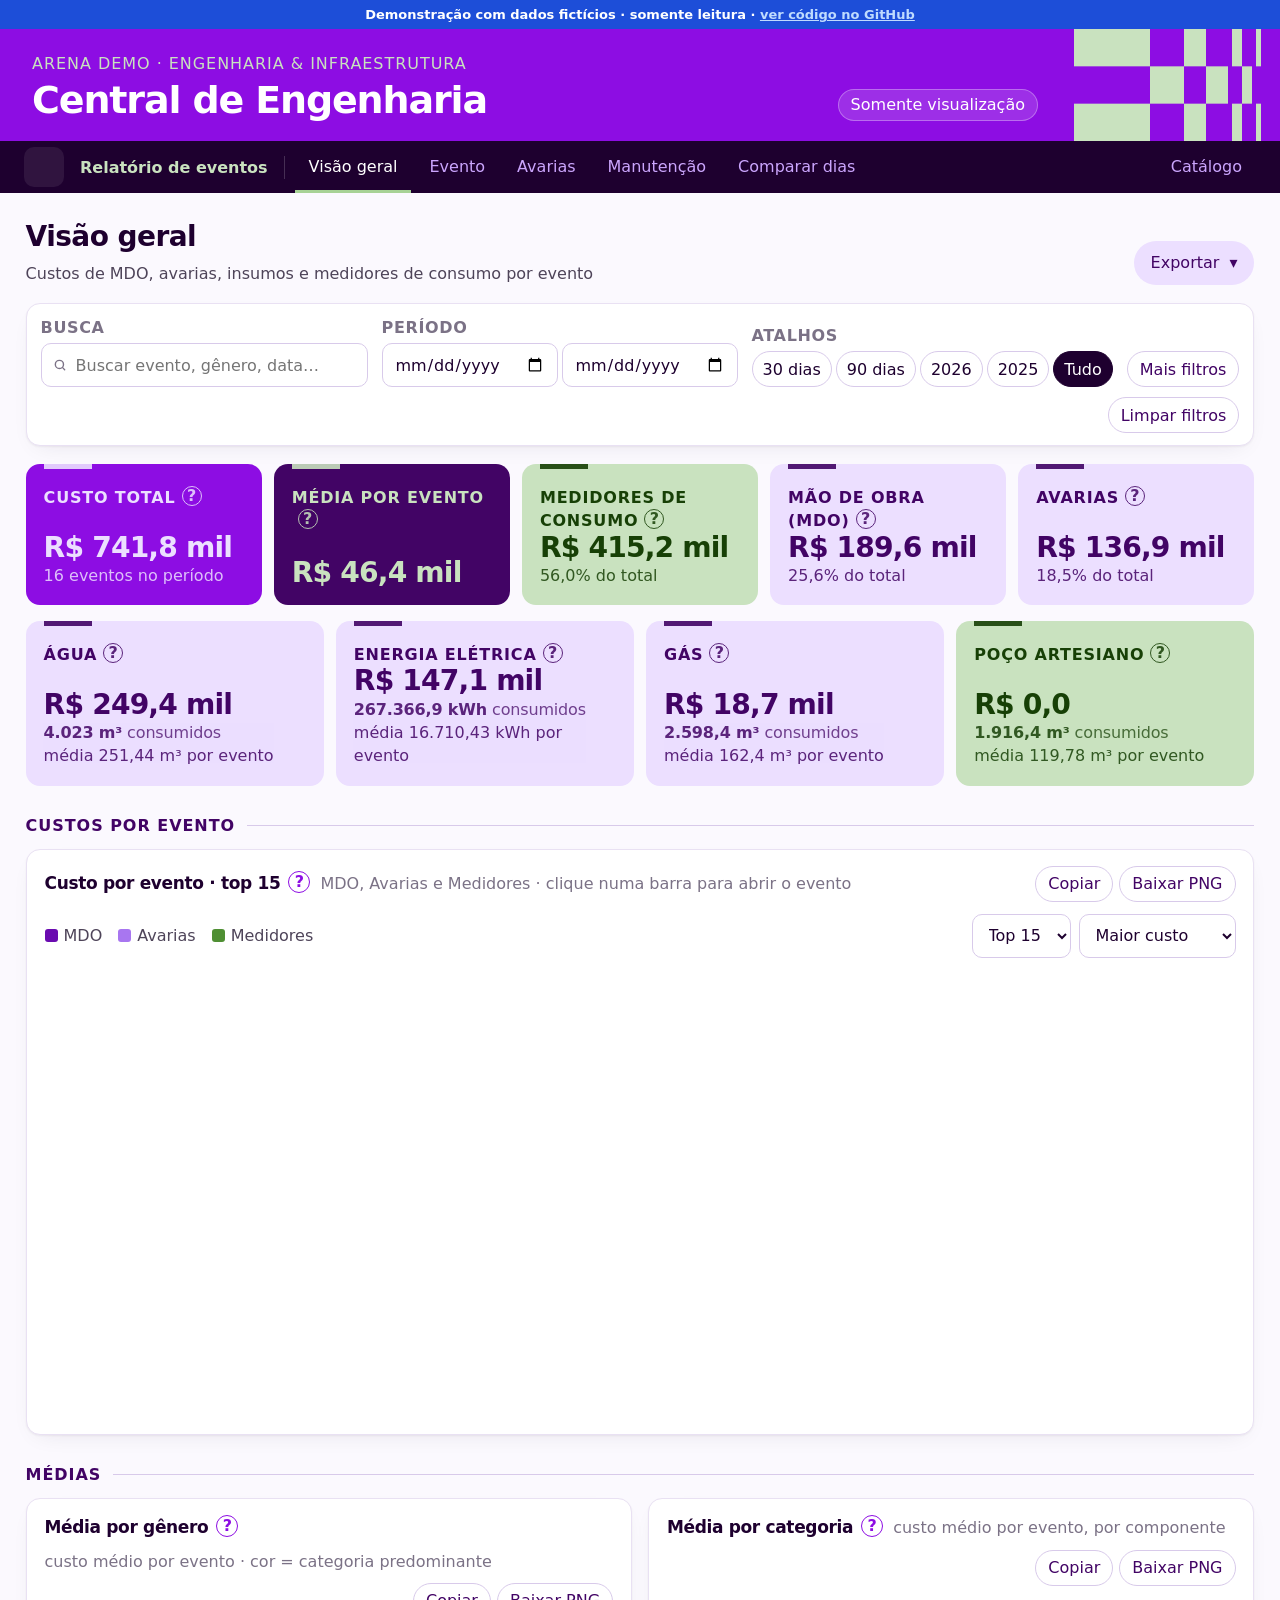
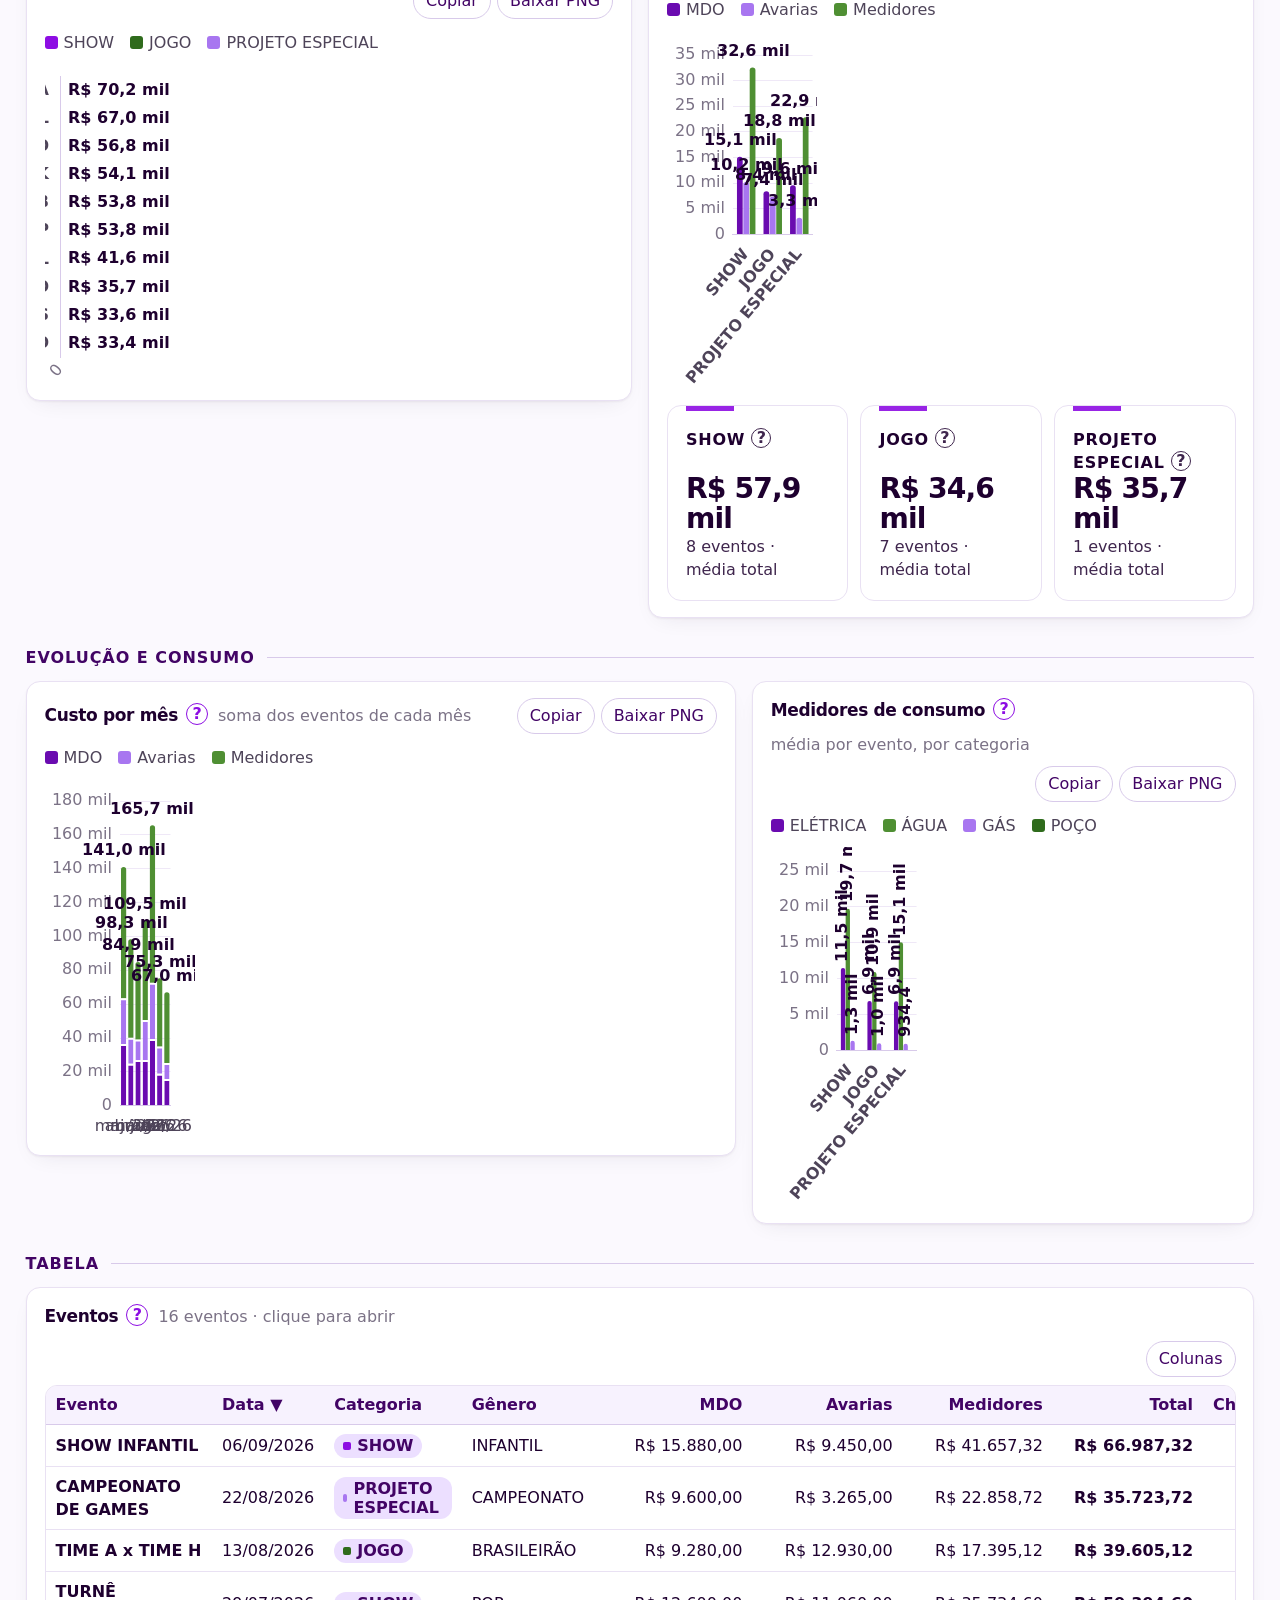
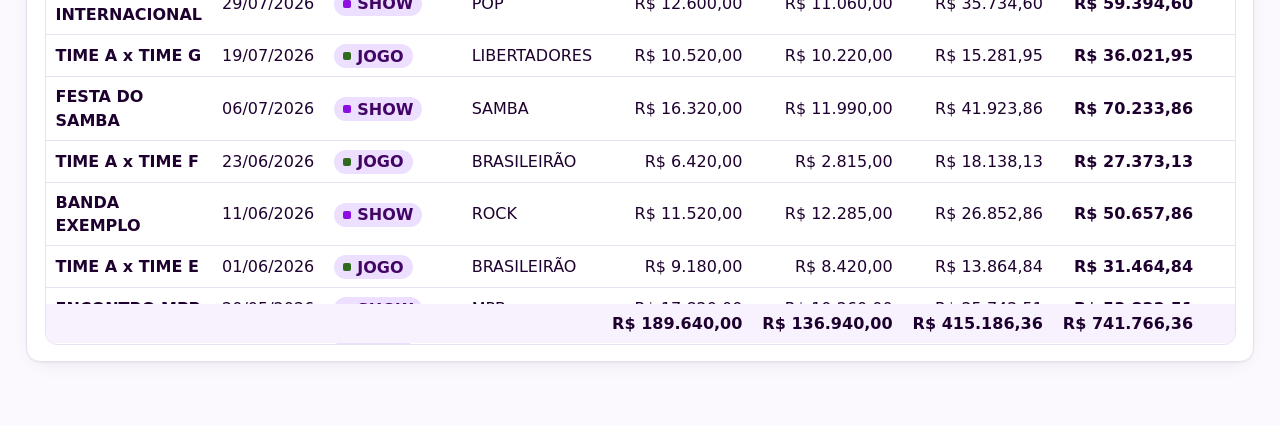
<file: central-demo/index.html>
<!doctype html>
<html lang="pt-BR">
<head>
  <meta charset="utf-8">
  <meta name="viewport" content="width=device-width, initial-scale=1">
  <title>Central de Engenharia · demo</title>
  <link rel="icon" href="data:image/svg+xml,%3Csvg xmlns='http://www.w3.org/2000/svg' viewBox='0 0 32 32'%3E%3Crect width='32' height='32' rx='6' fill='%238D0DE3'/%3E%3Crect x='7' y='8' width='5' height='16' fill='%23C9E2BF'/%3E%3Crect x='15' y='8' width='3' height='16' fill='%23C9E2BF'/%3E%3Crect x='21' y='8' width='2' height='16' fill='%23C9E2BF'/%3E%3Crect x='25' y='8' width='1' height='16' fill='%23C9E2BF'/%3E%3C/svg%3E">
  <link rel="stylesheet" href="static/css/estilo.css">
</head>
<body>
  <header class="topo">
    <div class="topo__marca">
      <span class="antetitulo">Arena Demo · <span id="setor">Engenharia &amp; Infraestrutura</span></span>
      <a class="topo__inicio" href="#/visao" aria-label="Ir para o início"><h1 id="titulo">Central de Engenharia</h1></a>
    </div>
    <div class="topo__acoes">
      <span class="selo-modo" id="selo-modo"></span>
      <button class="btn btn--fantasma" id="btn-cadeado" title="Entrar com a senha de edição" hidden></button>
      <a class="avatar" id="btn-perfil" href="#/perfil" hidden></a>
    </div>
    <svg class="topo__barras" viewBox="0 0 190 120" preserveAspectRatio="none" aria-hidden="true">
      <rect x="0" y="0" width="76" height="40"/><rect x="110" y="0" width="22" height="40"/>
      <rect x="158" y="0" width="10" height="40"/><rect x="182" y="0" width="5" height="40"/>
      <rect x="76" y="40" width="34" height="40"/><rect x="132" y="40" width="22" height="40"/>
      <rect x="168" y="40" width="10" height="40"/>
      <rect x="0" y="80" width="76" height="40"/><rect x="110" y="80" width="22" height="40"/>
      <rect x="158" y="80" width="10" height="40"/><rect x="182" y="80" width="5" height="40"/>
    </svg>
  </header>

  <nav class="abas" id="abas">
    <button class="menu-btn" id="btn-menu" type="button" aria-label="Abrir o menu de áreas" aria-expanded="false" aria-controls="gaveta">
      <span></span><span></span><span></span>
    </button>
    <span class="abas__area" id="area-nome">Relatório de eventos</span>
    <a href="#/visao" data-rota="visao" data-guia="relatorio">Visão geral</a>
    <a href="#/evento" data-rota="evento" data-guia="relatorio">Evento</a>
    <a href="#/avarias" data-rota="avarias" data-guia="relatorio">Avarias</a>
    <a href="#/manutencao" data-rota="manutencao" data-guia="relatorio">Manutenção</a>
    <a href="#/comparar" data-rota="comparar" data-guia="relatorio">Comparar dias</a>
    <a href="#/nf/medicoes" data-rota="nf" data-sub="medicoes" data-guia="nf" hidden>Medições</a>
    <a href="#/nf/contratos" data-rota="nf" data-sub="contratos" data-guia="nf" hidden>Contratos <span class="abas__badge" id="badge-contratos" hidden></span></a>
    <a href="#/nf/pedidos" data-rota="nf" data-sub="pedidos" data-guia="nf" hidden>Pedidos de compra</a>
    <a href="#/nf/graficos" data-rota="nf" data-sub="graficos" data-guia="nf" hidden>Gráficos</a>
    <a href="#/nf/prazos" data-rota="nf" data-sub="prazos" data-guia="nf" hidden>Prazos e feriados</a>
    <a href="#/docs/lista" data-rota="docs" data-sub="lista" data-guia="docs" hidden>Todos os documentos <span class="abas__badge" id="badge-docs" hidden></span></a>
    <a href="#/docs/vencimentos" data-rota="docs" data-sub="vencimentos" data-guia="docs" hidden>Próximos vencimentos</a>
    <a href="#/budget/budget" data-rota="budget" data-sub="budget" data-guia="budget" hidden>Budget</a>
    <a href="#/sup/mes" data-rota="sup" data-sub="mes" data-guia="sup" hidden>Rateio do mês</a>
    <a href="#/sup/resumo" data-rota="sup" data-sub="resumo" data-guia="sup" hidden>Resumo por mês</a>
    <span class="abas__sep"></span>
    <a href="#/cadastro" data-rota="cadastro" data-editor data-guia="relatorio">Cadastro</a>
    <a href="#/catalogo" data-rota="catalogo" data-guia="relatorio" data-so-visitante hidden>Catálogo</a>
    <a href="#/dados" data-rota="dados" data-editor data-guia="relatorio">Importar / Exportar</a>
  </nav>

  <div class="gaveta" id="gaveta" hidden>
    <div class="gaveta__fundo" data-fechar-gaveta></div>
    <aside class="gaveta__painel" role="dialog" aria-modal="true" aria-label="Áreas do site">
      <div class="gaveta__topo">
        <div><span class="antetitulo">Arena Demo</span><b>Central de Engenharia</b></div>
        <button class="gaveta__fechar" type="button" data-fechar-gaveta aria-label="Fechar o menu">×</button>
      </div>
      <p class="gaveta__rot">Áreas</p>
      <nav class="gaveta__lista" id="areas">
        <a href="#/visao" data-area-btn="relatorio"><b>Relatório de eventos</b><small>Visão geral, eventos, avarias, manutenção e comparação de dias</small></a>
        <a href="#/nf/medicoes" data-area-btn="nf"><b>Notas fiscais</b><small>Medições, contratos, pedidos de compra, gráficos, prazos e feriados</small></a>
        <a href="#/docs/lista" data-area-btn="docs"><b>Documentos <span class="abas__badge" id="badge-docs-area" hidden></span></b><small>Alvará, auditoria e outros: vencimentos e renovações</small></a>
        <a href="#/budget/budget" data-area-btn="budget"><b>Budget</b><small>Solicitado, aprovado e incorrido por projeto, centro de custo e classe; cadastros</small></a>
        <a href="#/sup/mes" data-area-btn="sup"><b>Suprimentos</b><small>Contas de energia, água e gás: rateio mensal por centro de custo e planilha de importação</small></a>
      </nav>
      <div class="gaveta__rodape">
        <button class="gaveta__atalhos" type="button" data-fechar-gaveta data-ajuda-teclado>Atalhos do teclado (tecla ?)</button>
      </div>
    </aside>
  </div>

  <main id="app" class="conteudo" tabindex="-1"></main>

  <div id="toast" class="toast" role="status" aria-live="polite"></div>
  <div id="modal" class="modal" hidden>
    <div class="modal__caixa" role="dialog" aria-modal="true" tabindex="-1">
      <button class="modal__fechar" data-fechar aria-label="Fechar">×</button>
      <div id="modal-corpo"></div>
    </div>
  </div>

  <script src="demo.js"></script>
  <script src="static/vendor/chart.umd.min.js"></script>
  <script src="static/vendor/chartjs-plugin-datalabels.min.js"></script>
  <script src="static/js/nucleo.js"></script>
  <script src="static/js/interface.js"></script>
  <script src="static/js/ajuda.js"></script>
  <script src="static/js/graficos.js"></script>
  <script src="static/js/pag_visao.js"></script>
  <script src="static/js/pag_evento.js"></script>
  <script src="static/js/pag_avarias.js"></script>
  <script src="static/js/pag_manutencao.js"></script>
  <script src="static/js/pag_comparar.js"></script>
  <script src="static/js/pag_cadastro.js"></script>
  <script src="static/js/pag_dados.js"></script>
  <script src="static/js/pag_equipe.js"></script>
  <script src="static/js/pag_perfil.js"></script>
  <script src="static/js/pag_nf.js"></script>
  <script src="static/js/pag_docs.js"></script>
  <script src="static/js/pag_budget.js"></script>
  <script src="static/js/pag_sup.js"></script>
  <script src="static/js/rotas.js"></script>
</body>
</html>
</file>
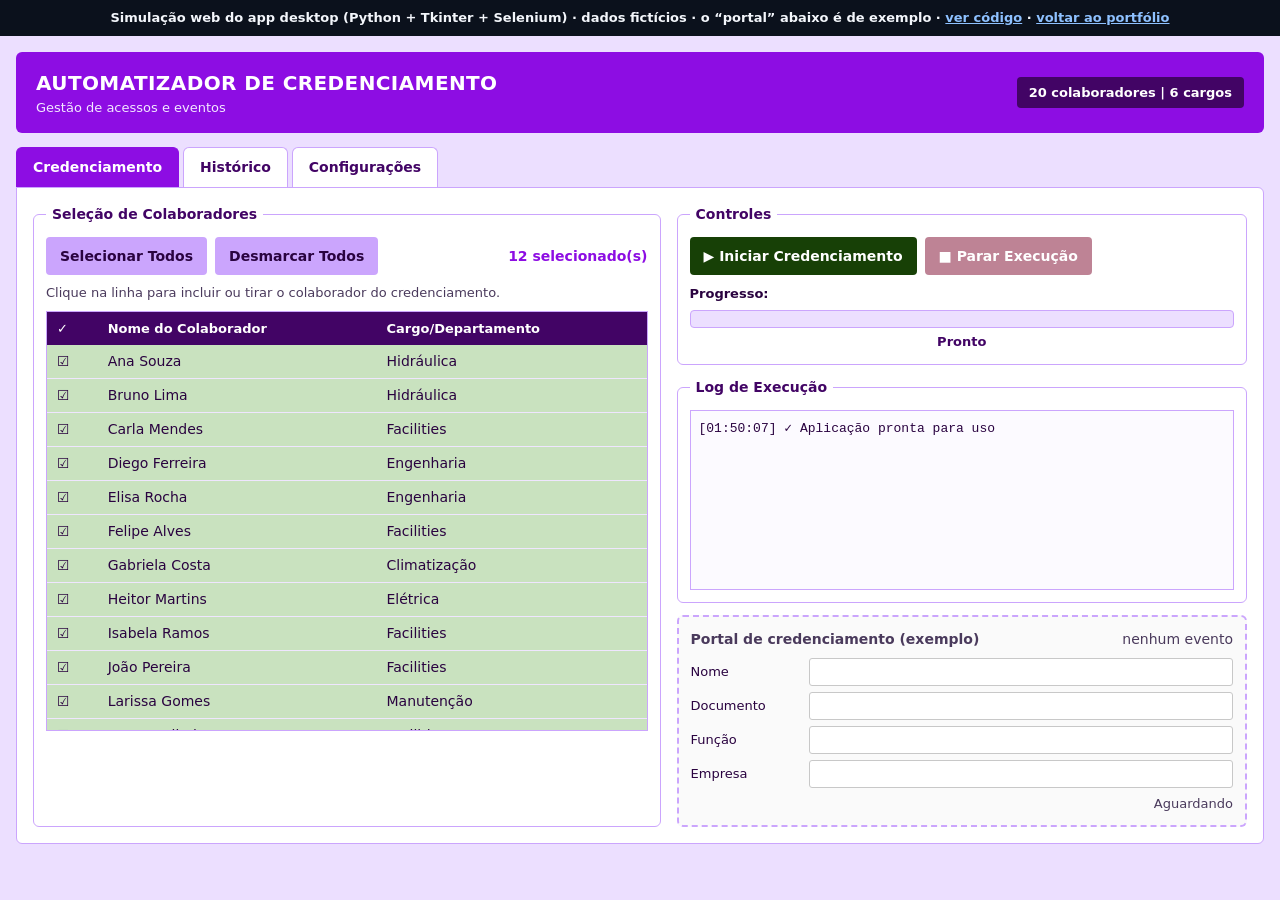
<file: credenciamento-demo/index.html>
<!DOCTYPE html>
<html lang="pt-BR">
<head>
<meta charset="UTF-8">
<meta name="viewport" content="width=device-width, initial-scale=1.0">
<title>Credenciamento automático · demo</title>
<style>
  :root { --p: #8d0de3; --pd: #420465; --pl: #cba5fd; --pp: #ecdfff; --ok: #174006; --okl: #c9e2bf; --bad: #8a1f40; --badl: #f7dde5; --tx: #2a0340; --tx2: #4a3a5c; }
  * { box-sizing: border-box; margin: 0; padding: 0; }
  body { font: 14px/1.5 "Segoe UI", system-ui, sans-serif; background: var(--pp); color: var(--tx); min-height: 100vh; }
  button { font: inherit; cursor: pointer; }
  :focus-visible { outline: 3px solid #0b57d0; outline-offset: 2px; }
  .demo { background: #0B111C; color: #F3F6FB; text-align: center; padding: 8px 12px; font-size: 13px; font-weight: 600; }
  .demo a { color: #8EC1FF; }
  .wrap { max-width: 1280px; margin: 0 auto; padding: 16px; }
  .topo { background: var(--p); color: #fff; border-radius: 6px; padding: 16px 20px; display: flex; justify-content: space-between; align-items: center; gap: 12px; flex-wrap: wrap; }
  .topo h1 { font-size: 20px; letter-spacing: .02em; }
  .topo p { font-size: 13px; color: #f3e8ff; }
  .stats { background: var(--pd); padding: 6px 12px; border-radius: 4px; font-weight: 600; font-size: 13px; }
  .tabs { display: flex; gap: 4px; margin-top: 14px; flex-wrap: wrap; }
  .tab { background: #fff; border: 1px solid var(--pl); border-bottom: 0; padding: 8px 16px; border-radius: 6px 6px 0 0; color: var(--pd); font-weight: 600; min-height: 40px; }
  .tab[aria-selected="true"] { background: var(--p); color: #fff; border-color: var(--p); }
  .painel { background: #fff; border: 1px solid var(--pl); border-radius: 0 6px 6px 6px; padding: 16px; }
  .painel[hidden] { display: none; }
  .cols { display: grid; grid-template-columns: 1.1fr 1fr; gap: 16px; }
  fieldset { border: 1px solid var(--pl); border-radius: 6px; padding: 12px; }
  legend { font-weight: 700; color: var(--pd); padding: 0 6px; }
  .barra { display: flex; gap: 8px; align-items: center; flex-wrap: wrap; margin-bottom: 8px; }
  .btn { border: 0; border-radius: 4px; padding: 8px 14px; font-weight: 600; min-height: 38px; }
  .btn-sec { background: var(--pl); color: var(--tx); }
  .btn-pri { background: var(--p); color: #fff; }
  .btn-ok { background: var(--ok); color: #fff; }
  .btn-bad { background: var(--bad); color: #fff; }
  .btn:disabled { opacity: .55; cursor: not-allowed; }
  .conta { margin-left: auto; color: var(--p); font-weight: 700; }
  .dica { font-size: 13px; color: var(--tx2); margin-bottom: 8px; }
  .tabela { max-height: 420px; overflow: auto; border: 1px solid var(--pl); }
  table { width: 100%; border-collapse: collapse; }
  th { position: sticky; top: 0; background: var(--pd); color: #fff; text-align: left; padding: 7px 10px; font-size: 13px; }
  td { padding: 6px 10px; border-bottom: 1px solid #efe6ff; font-size: 14px; }
  tbody tr { cursor: pointer; }
  tbody tr.sel { background: var(--okl); }
  tbody tr:hover { background: #f4ecff; }
  tbody tr.sel:hover { background: #b9d9ab; }
  .falha td { background: var(--badl); }
  .ok td { background: #e6f2e0; }
  .prog { height: 18px; background: var(--pp); border: 1px solid var(--pl); border-radius: 4px; overflow: hidden; margin: 6px 0 4px; }
  .prog i { display: block; height: 100%; width: 0; background: var(--p); transition: width .3s; }
  .prog-txt { text-align: center; color: var(--pd); font-weight: 600; font-size: 13px; }
  .log { font: 13px/1.6 Consolas, "Courier New", monospace; background: #fcfaff; border: 1px solid var(--pl); height: 180px; overflow: auto; padding: 8px; white-space: pre-wrap; }
  .portal { margin-top: 12px; border: 2px dashed var(--pl); border-radius: 6px; padding: 12px; background: #fafafa; }
  .portal h3 { font-size: 14px; color: var(--tx2); margin-bottom: 8px; display: flex; justify-content: space-between; gap: 8px; }
  .portal h3 span { font-weight: 400; }
  .campo { display: grid; grid-template-columns: 110px 1fr; gap: 8px; align-items: center; margin-bottom: 6px; font-size: 13px; }
  .campo div { border: 1px solid #c8c8c8; background: #fff; border-radius: 3px; min-height: 28px; padding: 3px 8px; font-family: Consolas, monospace; }
  .campo div.ativo { border-color: var(--p); box-shadow: 0 0 0 2px #e7d4ff; }
  .enviar { margin-top: 6px; text-align: right; font-size: 13px; color: var(--tx2); }
  .filtros { display: flex; flex-wrap: wrap; gap: 10px; align-items: end; margin-bottom: 10px; }
  .filtros label { display: flex; flex-direction: column; font-size: 13px; color: var(--tx2); gap: 2px; }
  input, select { font: inherit; padding: 6px 8px; border: 1px solid #9c8ab3; border-radius: 4px; min-height: 36px; }
  .info { font-family: Consolas, monospace; font-size: 13px; background: #fcfaff; border: 1px solid var(--pl); padding: 12px; white-space: pre-wrap; }
  dialog { border: 0; border-radius: 8px; padding: 20px; max-width: 420px; width: 92vw; box-shadow: 0 20px 60px rgba(0,0,0,.35); }
  dialog::backdrop { background: rgba(20, 0, 40, .5); }
  dialog h2 { font-size: 16px; color: var(--pd); margin-bottom: 10px; }
  .opc { display: flex; gap: 8px; align-items: center; padding: 8px; border: 1px solid var(--pl); border-radius: 6px; margin-bottom: 6px; cursor: pointer; }
  .acoes { display: flex; gap: 8px; justify-content: flex-end; margin-top: 12px; }
  @media (max-width: 860px) { .cols { grid-template-columns: 1fr; } }
</style>
</head>
<body>
<div class="demo">Simulação web do app desktop (Python + Tkinter + Selenium) · dados fictícios · o “portal” abaixo é de exemplo · <a href="https://github.com/limmuz/credenciamento-automatico" target="_blank" rel="noopener">ver código</a> · <a href="../#projetos">voltar ao portfólio</a></div>
<div class="wrap">
  <header class="topo">
    <div><h1>AUTOMATIZADOR DE CREDENCIAMENTO</h1><p>Gestão de acessos e eventos</p></div>
    <span class="stats" id="stats"></span>
  </header>

  <div class="tabs" role="tablist">
    <button class="tab" role="tab" aria-selected="true" aria-controls="tab-cred" id="b-cred">Credenciamento</button>
    <button class="tab" role="tab" aria-selected="false" aria-controls="tab-hist" id="b-hist" tabindex="-1">Histórico</button>
    <button class="tab" role="tab" aria-selected="false" aria-controls="tab-conf" id="b-conf" tabindex="-1">Configurações</button>
  </div>

  <section class="painel" id="tab-cred" role="tabpanel" aria-labelledby="b-cred">
    <div class="cols">
      <fieldset>
        <legend>Seleção de Colaboradores</legend>
        <div class="barra">
          <button class="btn btn-sec" id="todos">Selecionar Todos</button>
          <button class="btn btn-sec" id="nenhum">Desmarcar Todos</button>
          <span class="conta" id="conta" aria-live="polite">0 selecionado(s)</span>
        </div>
        <p class="dica">Clique na linha para incluir ou tirar o colaborador do credenciamento.</p>
        <div class="tabela"><table><thead><tr><th scope="col">✓</th><th scope="col">Nome do Colaborador</th><th scope="col">Cargo/Departamento</th></tr></thead><tbody id="lista"></tbody></table></div>
      </fieldset>
      <div>
        <fieldset>
          <legend>Controles</legend>
          <div class="barra">
            <button class="btn btn-ok" id="iniciar">▶ Iniciar Credenciamento</button>
            <button class="btn btn-bad" id="parar" disabled>■ Parar Execução</button>
          </div>
          <b style="font-size:13px">Progresso:</b>
          <div class="prog" role="progressbar" aria-valuemin="0" aria-valuemax="100" aria-valuenow="0" id="progbar"><i id="prog"></i></div>
          <div class="prog-txt" id="progtxt">Pronto</div>
        </fieldset>
        <fieldset style="margin-top:12px">
          <legend>Log de Execução</legend>
          <div class="log" id="log" aria-live="polite"></div>
        </fieldset>
        <div class="portal" aria-label="Portal de credenciamento de exemplo">
          <h3>Portal de credenciamento (exemplo) <span id="portal-ev">nenhum evento</span></h3>
          <div class="campo"><span>Nome</span><div id="f-nome"></div></div>
          <div class="campo"><span>Documento</span><div id="f-doc"></div></div>
          <div class="campo"><span>Função</span><div id="f-cargo"></div></div>
          <div class="campo"><span>Empresa</span><div id="f-emp"></div></div>
          <p class="enviar" id="f-status">Aguardando</p>
        </div>
      </div>
    </div>
  </section>

  <section class="painel" id="tab-hist" role="tabpanel" aria-labelledby="b-hist" hidden>
    <fieldset>
      <legend>Filtros para Exportação</legend>
      <div class="filtros">
        <label>Data início <input type="date" id="h-de"></label>
        <label>Data fim <input type="date" id="h-ate"></label>
        <label>Evento <select id="h-ev"><option value="">Todos</option></select></label>
        <button class="btn btn-pri" id="h-aplicar">Aplicar Filtros</button>
        <button class="btn btn-ok" id="h-csv">Exportar CSV</button>
        <button class="btn btn-bad" id="h-limpar">Limpar Histórico</button>
      </div>
    </fieldset>
    <div class="tabela" style="margin-top:12px"><table><thead><tr><th scope="col">Data/Hora</th><th scope="col">Colaborador</th><th scope="col">Status</th><th scope="col">Evento</th></tr></thead><tbody id="hist"></tbody></table></div>
  </section>

  <section class="painel" id="tab-conf" role="tabpanel" aria-labelledby="b-conf" hidden>
    <div class="cols">
      <fieldset>
        <legend>Configurações Atuais</legend>
        <div class="info">Portal:            https://portal-exemplo.com.br/credenciamento
Navegador:         Chrome (segundo plano)
Espera por campo:  explícita, até 15 s
Em caso de falha:  registra o erro e segue para o próximo
Senha do portal:   guardada no cofre do sistema (não em texto)
Colaboradores:     colaboradores.csv</div>
      </fieldset>
      <fieldset>
        <legend>Adicionar colaborador</legend>
        <form id="add" class="filtros" style="flex-direction:column;align-items:stretch">
          <label>Nome <input required id="a-nome" placeholder="Nome completo"></label>
          <label>Cargo/Departamento <input required id="a-cargo" placeholder="Ex.: Elétrica"></label>
          <button class="btn btn-pri" type="submit">Adicionar à lista</button>
          <p class="dica">Na demo, o colaborador fica só nesta aba do navegador.</p>
        </form>
      </fieldset>
    </div>
  </section>
</div>

<dialog id="dlg">
  <h2>Selecione o evento para credenciar:</h2>
  <form method="dialog" id="dlg-form"></form>
</dialog>

<script>
const colabs = [["Ana Souza","Hidráulica"],["Bruno Lima","Hidráulica"],["Carla Mendes","Facilities"],["Diego Ferreira","Engenharia"],["Elisa Rocha","Engenharia"],["Felipe Alves","Facilities"],["Gabriela Costa","Climatização"],["Heitor Martins","Elétrica"],["Isabela Ramos","Facilities"],["João Pereira","Facilities"],["Larissa Gomes","Manutenção"],["Marcos Ribeiro","Facilities"],["Natália Duarte","Hidráulica"],["Otávio Barros","Engenharia"],["Paula Nogueira","Hidráulica"],["Rafael Teixeira","Elétrica"],["Sabrina Castro","Climatização"],["Tiago Moreira","Climatização"],["Vanessa Pinto","Engenharia"],["Wagner Freitas","Climatização"]].map(([nome, cargo], i) => ({ nome, cargo, doc: "000.000.000-" + String(i + 1).padStart(2, "0"), sel: i < 12 }));
const eventos = ["Show — Artista Exemplo (12/10)", "Jogo — Time A x Time B (19/10)", "Festival Demo (26/10)"];
const $ = (id) => document.getElementById(id);
const hist = [];
const agora = new Date();
// histórico inicial fictício
colabs.slice(0, 10).forEach((c, i) => hist.push({ data: new Date(agora - 86400000 * 7 + i * 60000), nome: c.nome, ok: i !== 3, ev: "Show — Artista Exemplo (05/10)" }));

function stats() { $("stats").textContent = `${colabs.length} colaboradores | ${new Set(colabs.map((c) => c.cargo)).size} cargos`; }
function lista() {
  $("lista").innerHTML = "";
  colabs.forEach((c, i) => {
    const tr = document.createElement("tr");
    tr.className = c.sel ? "sel" : ""; tr.tabIndex = 0; tr.setAttribute("aria-selected", c.sel);
    tr.innerHTML = `<td>${c.sel ? "☑" : "☐"}</td><td>${c.nome}</td><td>${c.cargo}</td>`;
    const alterna = () => { if (rodando) return; c.sel = !c.sel; lista(); document.querySelectorAll("#lista tr")[i].focus(); };
    tr.onclick = alterna; tr.onkeydown = (e) => { if (e.key === " " || e.key === "Enter") { e.preventDefault(); alterna(); } };
    $("lista").append(tr);
  });
  $("conta").textContent = colabs.filter((c) => c.sel).length + " selecionado(s)";
}
const hora = () => new Date().toTimeString().slice(0, 8);
function log(t) { $("log").textContent += `[${hora()}] ${t}\n`; $("log").scrollTop = 1e9; }
const espera = (ms) => new Promise((r) => setTimeout(r, ms));

async function digitar(id, texto) {
  const el = $(id); el.classList.add("ativo"); el.textContent = "";
  for (const ch of texto) { if (parar) return; el.textContent += ch; await espera(14); }
  el.classList.remove("ativo");
}

let rodando = false, parar = false;
$("todos").onclick = () => { if (!rodando) { colabs.forEach((c) => (c.sel = true)); lista(); } };
$("nenhum").onclick = () => { if (!rodando) { colabs.forEach((c) => (c.sel = false)); lista(); } };
$("parar").onclick = () => { parar = true; log("⏹ Parada solicitada pelo usuário"); };

$("iniciar").onclick = () => {
  const sel = colabs.filter((c) => c.sel);
  if (!sel.length) { log("⚠ Selecione pelo menos um colaborador"); return; }
  const f = $("dlg-form");
  f.innerHTML = eventos.map((e, i) => `<label class="opc"><input type="radio" name="ev" value="${i}" ${i ? "" : "checked"}> ${e}</label>`).join("") +
    `<div class="acoes"><button class="btn btn-sec" value="cancel">Cancelar</button><button class="btn btn-pri" value="ok">Confirmar</button></div>`;
  $("dlg").showModal();
};
$("dlg").addEventListener("close", () => {
  if ($("dlg").returnValue !== "ok") return;
  const ev = eventos[+new FormData($("dlg-form")).get("ev")];
  executar(colabs.filter((c) => c.sel), ev);
});

async function executar(sel, ev) {
  rodando = true; parar = false;
  $("iniciar").disabled = true; $("parar").disabled = false;
  $("log").textContent = "";
  log(`✓ ${colabs.length} colaboradores carregados`);
  log("🚀 Abrindo o portal em segundo plano (Selenium)");
  await espera(500);
  log(`📅 Evento selecionado: ${ev} (${sel.length} pessoas)`);
  $("portal-ev").textContent = ev;
  let ok = 0;
  for (let i = 0; i < sel.length && !parar; i++) {
    const c = sel[i];
    $("f-status").textContent = "Preenchendo…";
    await digitar("f-nome", c.nome); await digitar("f-doc", c.doc); await digitar("f-cargo", c.cargo); await digitar("f-emp", "Arena Demo");
    if (parar) break;
    const falhou = i === 4 && sel.length > 6;
    $("f-status").textContent = falhou ? "✗ Recusado pelo portal" : "✓ Enviado";
    if (falhou) log(`✗ ${c.nome}: dados recusados pelo portal, seguindo para o próximo`);
    else { ok++; log(`✓ ${c.nome} credenciado`); }
    hist.unshift({ data: new Date(), nome: c.nome, ok: !falhou, ev });
    const pct = ((i + 1) / sel.length) * 100;
    $("prog").style.width = pct + "%"; $("progbar").setAttribute("aria-valuenow", Math.round(pct));
    $("progtxt").textContent = `${i + 1}/${sel.length} (${pct.toFixed(1)}%)`;
    await espera(250);
  }
  $("progtxt").textContent = `Concluído: ${ok}/${sel.length}`;
  log(`🏁 Finalizado: ${ok} de ${sel.length} credenciados. Tempo real no app: menos de 5 minutos por evento.`);
  rodando = false; $("iniciar").disabled = false; $("parar").disabled = true;
  ["f-nome", "f-doc", "f-cargo", "f-emp"].forEach((id) => ($(id).textContent = ""));
  $("f-status").textContent = "Aguardando";
  histTabela();
}

// Histórico
function filtrado() {
  const de = $("h-de").value ? new Date($("h-de").value + "T00:00") : null;
  const ate = $("h-ate").value ? new Date($("h-ate").value + "T23:59") : null;
  const ev = $("h-ev").value;
  return hist.filter((h) => (!de || h.data >= de) && (!ate || h.data <= ate) && (!ev || h.ev === ev));
}
const fmt = (d) => d.toLocaleString("pt-BR", { dateStyle: "short", timeStyle: "short" });
function histTabela() {
  const evs = [...new Set(hist.map((h) => h.ev))];
  const atual = $("h-ev").value;
  $("h-ev").innerHTML = '<option value="">Todos</option>' + evs.map((e) => `<option ${e === atual ? "selected" : ""}>${e}</option>`).join("");
  $("hist").innerHTML = filtrado().map((h) => `<tr class="${h.ok ? "ok" : "falha"}"><td>${fmt(h.data)}</td><td>${h.nome}</td><td>${h.ok ? "Sucesso" : "Falha: dados recusados"}</td><td>${h.ev}</td></tr>`).join("") ||
    '<tr><td colspan="4">Nenhum registro.</td></tr>';
}
$("h-aplicar").onclick = histTabela;
$("h-limpar").onclick = () => { hist.length = 0; histTabela(); };
$("h-csv").onclick = () => {
  const linhas = [["Data/Hora", "Colaborador", "Status", "Evento"], ...filtrado().map((h) => [fmt(h.data), h.nome, h.ok ? "Sucesso" : "Falha", h.ev])];
  const csv = "﻿" + linhas.map((l) => l.map((x) => `"${String(x).replace(/"/g, '""')}"`).join(";")).join("\n");
  const a = document.createElement("a"); a.href = URL.createObjectURL(new Blob([csv], { type: "text/csv" })); a.download = "historico-credenciamento-demo.csv"; a.click();
};

// Configurações
$("add").onsubmit = (e) => { e.preventDefault(); colabs.push({ nome: $("a-nome").value.trim(), cargo: $("a-cargo").value.trim(), doc: "000.000.000-" + String(colabs.length + 1).padStart(2, "0"), sel: true }); e.target.reset(); stats(); lista(); log("✓ Colaborador adicionado"); };

// Abas
const tabs = [...document.querySelectorAll(".tab")];
tabs.forEach((t, i) => {
  const ir = (x) => { tabs.forEach((y) => { const on = y === x; y.setAttribute("aria-selected", on); y.tabIndex = on ? 0 : -1; $(y.getAttribute("aria-controls")).hidden = !on; }); if (x.id === "b-hist") histTabela(); x.focus(); };
  t.onclick = () => ir(t);
  t.onkeydown = (e) => { if (e.key === "ArrowRight") ir(tabs[(i + 1) % tabs.length]); if (e.key === "ArrowLeft") ir(tabs[(i + tabs.length - 1) % tabs.length]); };
});

stats(); lista(); log("✓ Aplicação pronta para uso"); histTabela();
</script>
</body>
</html>
</file>
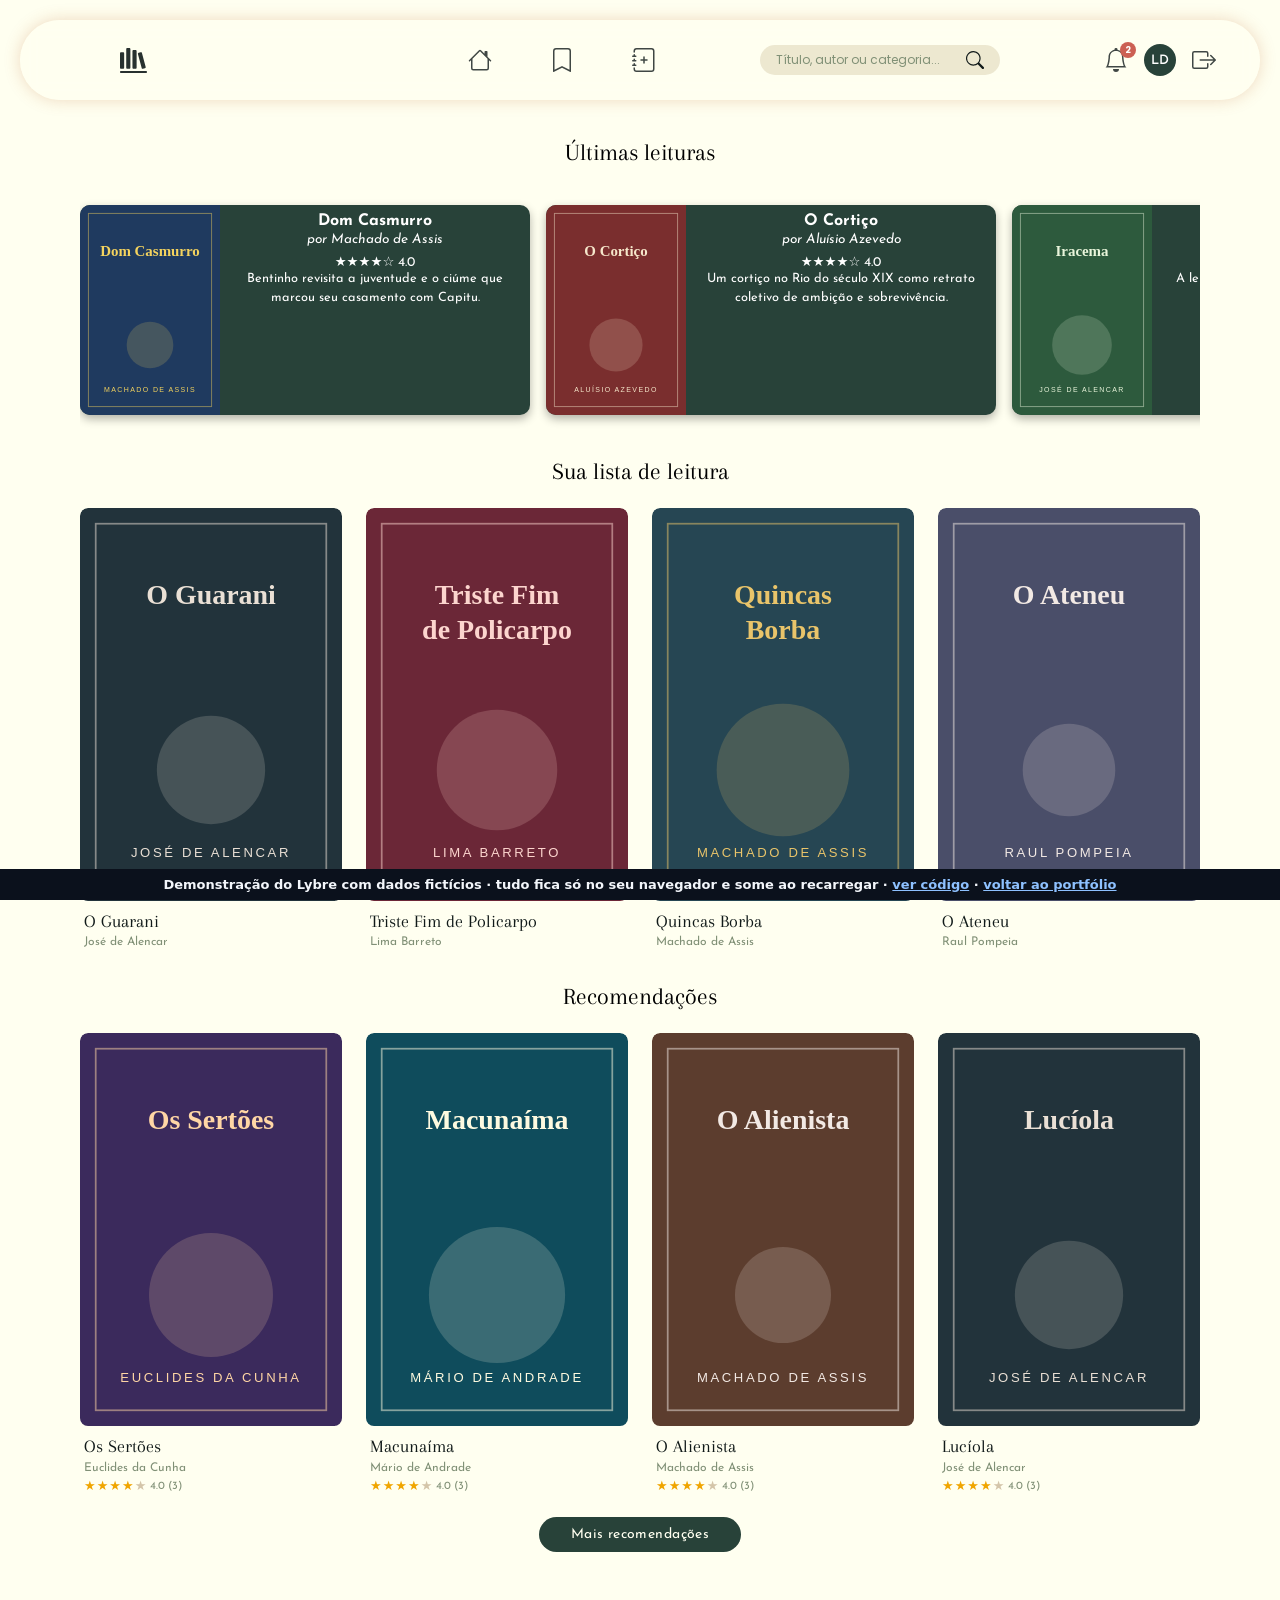
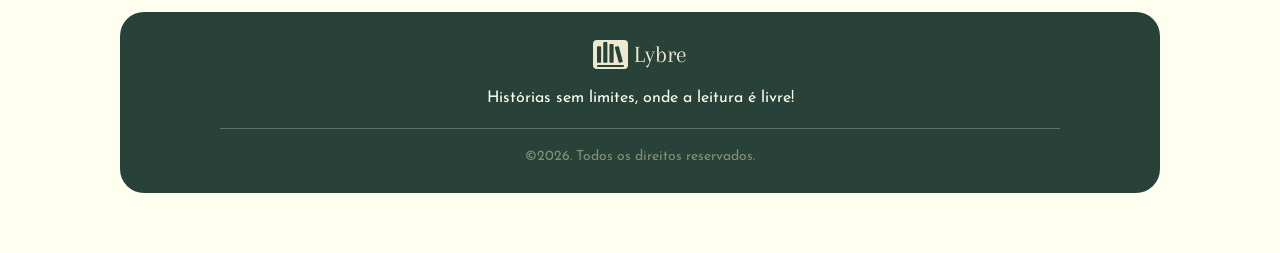
<file: lybre-demo/index.html>
<!doctype html>
<html lang="pt-BR">
  <head>
    <meta charset="UTF-8" />
    <meta name="viewport" content="width=device-width, initial-scale=1.0" />
    <link rel="icon" type="image/svg+xml" href="/icon-logo.svg" />
    <link rel="preconnect" href="https://fonts.googleapis.com" />
    <link rel="preconnect" href="https://fonts.gstatic.com" crossorigin />
    <link
      href="https://fonts.googleapis.com/css2?family=Arapey:ital@0;1&family=Josefin+Sans:wght@300;400;600&family=Poppins:wght@300;400;500&display=swap"
      rel="stylesheet"
    />
    <title>Lybre — Histórias sem limites</title>
    <script type="module" crossorigin src="./assets/index-BKthcXhn.js"></script>
    <link rel="stylesheet" crossorigin href="./assets/index-CyJn7IKR.css">
  </head>
  <body>
    <div id="demo-aviso" style="position:fixed;left:0;right:0;bottom:0;z-index:9999;background:#0B111C;color:#F3F6FB;font:600 13px system-ui,sans-serif;text-align:center;padding:8px 12px">Demonstração do Lybre com dados fictícios · tudo fica só no seu navegador e some ao recarregar · <a style="color:#8EC1FF" href="https://github.com/limmuz/biblioteca" target="_blank" rel="noopener">ver código</a> · <a style="color:#8EC1FF" href="../#projetos">voltar ao portfólio</a></div>
    <div id="root"></div>
  </body>
</html>
</file>
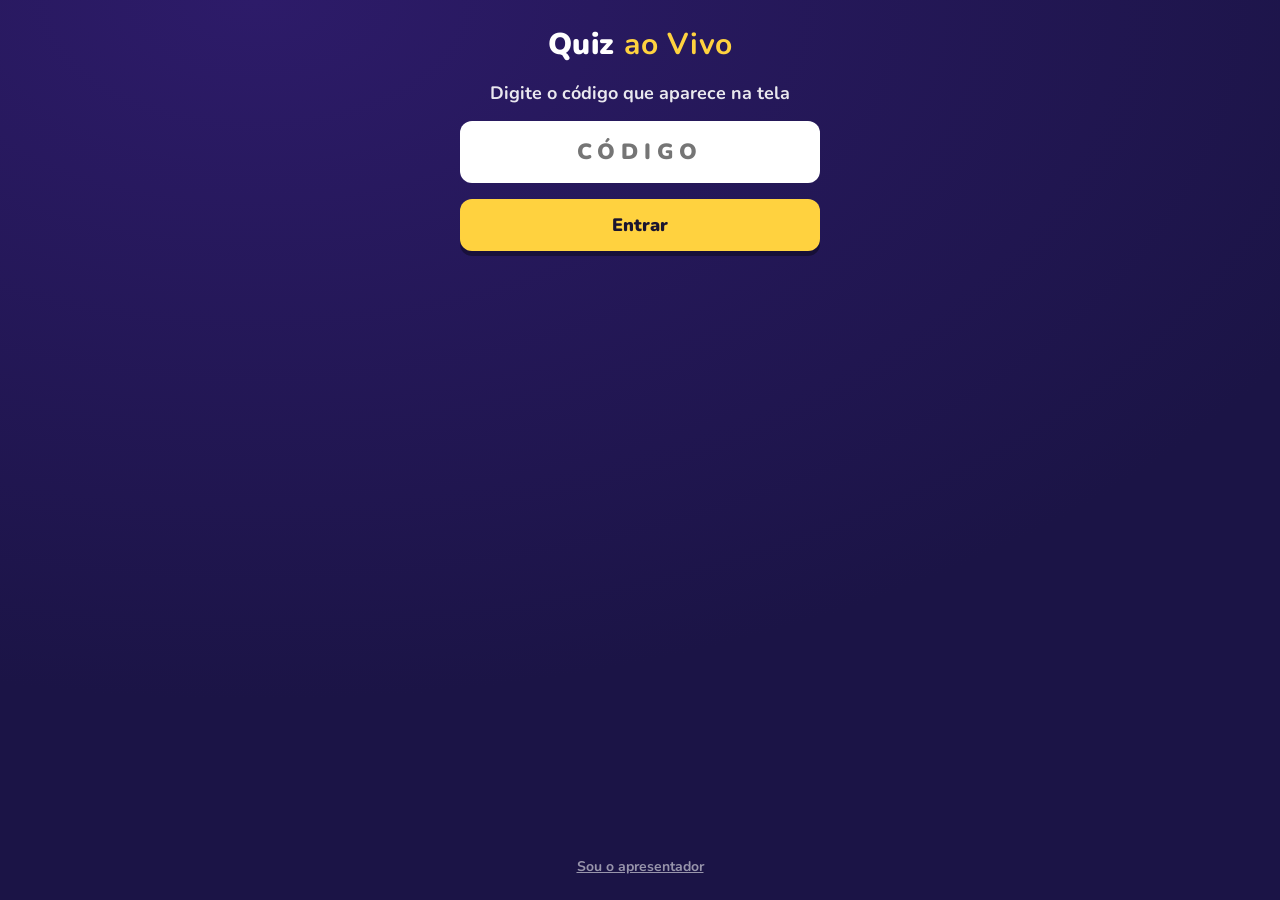
<file: quiz-ao-vivo/index.html>
<!doctype html>
<html lang="pt-BR">
<head>
<meta charset="utf-8">
<meta name="viewport" content="width=device-width,initial-scale=1,viewport-fit=cover">
<title>Quiz ao Vivo</title>
<link rel="preconnect" href="https://fonts.googleapis.com">
<link href="https://fonts.googleapis.com/css2?family=Nunito:wght@500;700;800;900&display=swap" rel="stylesheet">
<link rel="stylesheet" href="css/style.css">
</head>
<body>
<div id="app"></div>

<!-- Bibliotecas -->
<script src="js/lib/peerjs.min.js"></script>
<script src="js/lib/qrcode.js"></script>
<!-- Desenhos dos avatares -->
<script src="js/avatars.js"></script>
<!-- Gera a planilha de resultado (.xlsx) -->
<script src="js/planilha.js"></script>
<!-- Lógica do quiz -->
<script src="js/app.js"></script>
</body>
</html>
</file>
<file: central-demo/static/css/estilo.css>
/* =====================================================================
   Relatório Geral de Eventos — identidade visual da Arena Demo
   Paleta primária: Core Purple #8D0DE3 · Purple 900 #420465 · Purple 300 #CBA5FD
   Purple 100 #ECDFFF · Purple 1000 #1E002F · Green 900 #174006 · Green 300 #A7D296
   Green 200 #C9E2BF · Green 100 #E9F7E4
   ===================================================================== */
:root {
  --core: #8D0DE3;
  --p900: #420465;
  --p1000: #1E002F;
  --p300: #CBA5FD;
  --p100: #ECDFFF;
  --p50: #F7F2FE;
  --g900: #174006;
  --g300: #A7D296;
  --g200: #C9E2BF;
  --g100: #E9F7E4;

  --core-h: #7A0BC6;
  --p100-h: #E2D0FD;
  --fundo: #FBF9FE;
  --superficie: #FFFFFF;
  --tinta: #1E002F;
  --tinta-2: #4E4459;
  --tinta-3: #7B7286;
  --linha: #E9E1F3;
  --linha-forte: #D8CAEA;
  --perigo: #B42318;
  --ok: #2F6B1C;

  --fonte: "Segoe UI Variable Text", "Segoe UI", system-ui, -apple-system, sans-serif;
  --fonte-display: "Segoe UI Variable Display", "Segoe UI", system-ui, sans-serif;
  --raio: 14px;
  --sombra: 0 1px 2px rgba(30, 0, 47, .05), 0 8px 24px -12px rgba(30, 0, 47, .12);
}

/* ---------------------------------------------------------------------
   Tema JOGO: quando o foco da página é um jogo (evento, manutenção ou
   comparação de jogos, ou filtro só com JOGO) os tons roxos viram verdes.
   --------------------------------------------------------------------- */
:root[data-tema="jogo"] {
  --core: #2F6B1C;
  --core-h: #255716;
  --p900: #174006;
  --p1000: #0C2403;
  --p300: #A7D296;
  --p100: #E3F2DC;
  --p100-h: #D2E9C7;
  --p50: #F3FAF0;
  --g900: #0C2403;
  --g300: #C9E2BF;
  --g200: #D7EDCD;
  --g100: #EEF8EA;
  --fundo: #F8FCF6;
  --tinta: #0F2208;
  --tinta-2: #44513F;
  --tinta-3: #6E7A69;
  --linha: #DCEBD5;
  --linha-forte: #C3DBB8;
  --sombra: 0 1px 2px rgba(12, 36, 3, .05), 0 8px 24px -12px rgba(12, 36, 3, .14);
}
body, .topo, .abas, .kpi, .btn, .chip, .cartao, .evento-topo { transition: background-color .25s ease, color .25s ease, border-color .25s ease; }

* { box-sizing: border-box; }
[hidden] { display: none !important; }
html { -webkit-text-size-adjust: 100%; }
body {
  margin: 0;
  font-family: var(--fonte);
  font-size: 16px;
  line-height: 1.45;
  color: var(--tinta);
  background: var(--fundo);
}
h1, h2, h3, h4 { font-family: var(--fonte-display); font-weight: 600; letter-spacing: -0.02em; margin: 0; }
a { color: var(--core); }
button, input, select, textarea { font: inherit; color: inherit; }
small, sub, sup { font-size: 16px; }

/* ---------------------------------------------------------------- topo */
.topo {
  position: relative;
  overflow: hidden;
  background: var(--core);
  color: #fff;
  padding: 22px 32px 20px;
  display: flex;
  align-items: flex-end;
  gap: 24px;
  min-height: 112px;
}
.topo__marca { position: relative; z-index: 1; }
.antetitulo {
  display: block;
  font-size: 16px;
  font-weight: 500;
  letter-spacing: .06em;
  text-transform: uppercase;
  color: var(--g200);
  margin-bottom: 6px;
}
.topo h1 { font-size: clamp(24px, 3.2vw, 38px); line-height: 1.05; letter-spacing: -0.03em; }
.topo__acoes { position: relative; z-index: 1; margin-left: auto; display: flex; gap: 8px; margin-right: 210px; }
.topo__barras {
  position: absolute; right: 16px; top: 0; bottom: 0;
  height: 100%; width: 190px; fill: var(--g200);
}

/* ---------------------------------------------------------------- abas */
.abas {
  position: sticky; top: 0; z-index: 20;
  display: flex; align-items: center; gap: 4px;
  padding: 0 24px;
  background: var(--p1000);
  flex-wrap: wrap;   /* em janela estreita as abas quebram linha: rolagem escondida fazia "Importar / Exportar" sumir */
}
.abas a {
  color: var(--p300);
  text-decoration: none;
  padding: 14px 14px 12px;
  border-bottom: 3px solid transparent;
  white-space: nowrap;
  font-weight: 500;
}
.abas a:hover { color: #fff; }
.abas a.ativa { color: #fff; border-bottom-color: var(--g300); }
.abas__sep { flex: 1; min-width: 16px; }
.abas__badge { display: inline-grid; place-items: center; min-width: 18px; height: 18px; padding: 0 5px; margin-left: 4px;
  border-radius: 9px; background: #F04438; color: #fff; font-size: 16px; font-weight: 700; vertical-align: 1px; }

/* ---------------------------------------------------------------- layout */
.conteudo { padding: 24px clamp(14px, 2vw, 32px) 64px; max-width: 1880px; margin: 0 auto; }
.pagina-cabecalho { display: flex; align-items: flex-end; gap: 16px; flex-wrap: wrap; margin-bottom: 18px; }
.pagina-cabecalho h2 { font-size: 28px; }
.pagina-cabecalho p { margin: 4px 0 0; color: var(--tinta-2); }
.pagina-cabecalho .acoes { margin-left: auto; display: flex; gap: 8px; flex-wrap: wrap; }

.grade { display: grid; gap: 16px; }
.g-2 { grid-template-columns: repeat(2, minmax(0, 1fr)); }
.g-3 { grid-template-columns: repeat(3, minmax(0, 1fr)); }
.g-12 { grid-template-columns: repeat(12, minmax(0, 1fr)); }
.s-4 { grid-column: span 4; } .s-5 { grid-column: span 5; } .s-6 { grid-column: span 6; }
.s-7 { grid-column: span 7; } .s-8 { grid-column: span 8; } .s-12 { grid-column: span 12; }

.cartao {
  background: var(--superficie);
  border: 1px solid var(--linha);
  border-radius: var(--raio);
  padding: 16px clamp(12px, 1.4vw, 20px);
  box-shadow: var(--sombra);
  min-width: 0;
}
.cartao__titulo { display: flex; align-items: baseline; gap: 10px; margin-bottom: 12px; flex-wrap: wrap; }
.cartao__titulo h3 { font-size: 17px; }
.cartao__titulo .sub { color: var(--tinta-3); font-size: 16px; }
.cartao__titulo .dir { margin-left: auto; display: flex; gap: 6px; align-items: center; }
.vazio { color: var(--tinta-3); padding: 28px 8px; text-align: center; }

/* faixa de blocos (elemento gráfico da marca) */
.blocos { display: flex; height: 10px; gap: 0; margin: 4px 0 16px; }
.blocos i { display: block; height: 100%; background: var(--core); }
.blocos i:nth-child(1) { flex: 8; } .blocos i:nth-child(2) { flex: 3; background: transparent; }
.blocos i:nth-child(3) { flex: 2.4; } .blocos i:nth-child(4) { flex: 2; background: transparent; }
.blocos i:nth-child(5) { flex: 1; } .blocos i:nth-child(6) { flex: .8; background: transparent; }
.blocos i:nth-child(7) { flex: .5; }

/* ---------------------------------------------------------------- filtros */
.filtros {
  display: flex; flex-wrap: wrap; gap: 10px 14px; align-items: flex-end;
  background: var(--superficie);
  border: 1px solid var(--linha);
  border-radius: var(--raio);
  padding: 12px 14px;
  margin-bottom: 18px;
  box-shadow: var(--sombra);
}
.campo { display: flex; flex-direction: column; gap: 4px; min-width: 0; }
.campo > span { font-size: 16px; font-weight: 600; letter-spacing: .04em; text-transform: uppercase; color: var(--tinta-3); }
.campo--cresce { flex: 1 1 220px; }
input[type=text], input[type=search], input[type=date], input[type=month], input[type=number], input[type=password], input[type=time], select, textarea {
  height: 38px;
  border: 1px solid var(--linha-forte);
  border-radius: 10px;
  padding: 0 12px;
  background: #fff;
  min-width: 0;
}
textarea { height: auto; padding: 10px 12px; resize: vertical; font-family: ui-monospace, Consolas, monospace; font-size: 16px; }
input:focus, select:focus, textarea:focus, button:focus-visible, a:focus-visible {
  outline: 2px solid var(--core); outline-offset: 1px; border-color: var(--core);
}
/* foco do teclado sempre visível */
:focus-visible { outline: 3px solid var(--core); outline-offset: 2px; }
.clicavel { cursor: pointer; }
tr[data-tecla]:focus-visible, th[data-tecla]:focus-visible { outline: 3px solid var(--core); outline-offset: -3px; background: var(--p50); }
.abas :focus-visible, .topo :focus-visible, .gaveta :focus-visible { outline-color: var(--g300, #C9E2BF); }
.pular { position: absolute; left: 16px; top: -80px; z-index: 200; background: #fff; color: var(--p900, #1E002F); padding: 10px 16px;
  border-radius: 10px; font-weight: 600; text-decoration: none; box-shadow: 0 8px 24px -8px rgba(30,0,47,.4); }
.pular:focus { top: 12px; }
#app:focus, #app h2:focus, #app h1:focus { outline: none; }
.modal__caixa:focus { outline: none; }
.modal__aviso { display: flex; flex-wrap: wrap; align-items: center; justify-content: space-between; gap: 10px; margin: -4px 28px 14px 0;
  padding: 12px 14px; border-radius: 12px; background: #FFF4E5; border: 1px solid #F5B66B; color: #6B3A00; font-weight: 600; font-size: 16px; }
.modal__aviso .linha-acoes { margin: 0; }
kbd { display: inline-block; min-width: 26px; padding: 2px 7px; border: 1px solid var(--borda, #ddd); border-bottom-width: 2px; border-radius: 6px;
  background: #fff; font: 600 16px/1.4 ui-monospace, Consolas, monospace; text-align: center; color: var(--tinta, #222); }
.tabela-atalhos { width: 100%; border-collapse: collapse; margin-bottom: 16px; }
.tabela-atalhos td { padding: 9px 8px; border-bottom: 1px solid var(--linha, #eee); vertical-align: middle; font-size: 16px; }
.tabela-atalhos td:first-child { white-space: nowrap; width: 1%; padding-right: 18px; }
.gaveta__atalhos { background: none; border: 0; color: rgba(255,255,255,.75); font: inherit; font-size: 16px; padding: 8px 14px; cursor: pointer; text-align: left; }
.gaveta__atalhos:hover { color: #fff; }
.busca { position: relative; }
.busca input { padding-left: 34px; width: 100%; }
.busca::before {
  content: ""; position: absolute; left: 12px; top: 50%; width: 14px; height: 14px; transform: translateY(-50%);
  background: no-repeat center/14px url("data:image/svg+xml,%3Csvg xmlns='http://www.w3.org/2000/svg' viewBox='0 0 24 24' fill='none' stroke='%237B7286' stroke-width='2.4' stroke-linecap='round'%3E%3Ccircle cx='11' cy='11' r='7'/%3E%3Cpath d='m20 20-3.5-3.5'/%3E%3C/svg%3E");
}
.presets { display: flex; gap: 4px; flex-wrap: wrap; }
.chips { display: flex; gap: 6px; flex-wrap: wrap; }
.chip {
  height: 38px; padding: 0 14px; border-radius: 999px;
  border: 1px solid var(--linha-forte); background: #fff; cursor: pointer; font-weight: 500;
  display: inline-flex; align-items: center; gap: 8px;
}
.chip i { width: 10px; height: 10px; border-radius: 3px; display: inline-block; }
a.chip--link { text-decoration: none; color: var(--tinta); }
.chip[aria-pressed=true], a.chip--link[aria-pressed=true] { background: var(--p1000); color: #fff; border-color: var(--p1000); }
.chip--mini { height: 30px; padding: 0 10px; font-size: 16px; }
.filtros .limpar { margin-left: auto; }

/* ---------------------------------------------------------------- botões */
.btn {
  height: 38px; padding: 0 16px; border-radius: 999px; border: 1px solid transparent;
  background: var(--core); color: #fff; font-weight: 500; cursor: pointer;
  display: inline-flex; align-items: center; justify-content: center; gap: 8px; white-space: nowrap;
  text-decoration: none;
}
.btn:hover { background: var(--core-h); }
.btn--sec { background: var(--p100); color: var(--p900); }
.btn--sec:hover { background: var(--p100-h); }
.btn--linha { background: #fff; color: var(--p900); border-color: var(--linha-forte); }
.btn--linha:hover { background: var(--p50); }
.btn--fantasma { background: rgba(255,255,255,.14); color: #fff; border-color: rgba(255,255,255,.35); }
.btn--fantasma:hover { background: rgba(255,255,255,.24); }
.btn--perigo { background: #fff; color: var(--perigo); border-color: #f1c4c0; }
.btn--perigo:hover { background: #fdf0ef; }
.btn--mini { height: 30px; padding: 0 12px; font-size: 16px; }
.btn--icone { width: 30px; height: 30px; padding: 0; border-radius: 8px; background: transparent; color: var(--tinta-3); border: 0; }
.btn--icone:hover { background: var(--p100); color: var(--p900); }
.btn[disabled] { opacity: .5; cursor: not-allowed; }

/* ---------------------------------------------------------------- KPIs (blocos de cor) */
.kpis { display: grid; grid-template-columns: repeat(auto-fit, minmax(170px, 1fr)); gap: 12px; margin-bottom: 16px; }
.kpi {
  position: relative; border-radius: var(--raio); padding: 16px 18px 18px; min-height: 112px;
  display: flex; flex-direction: column; justify-content: space-between; overflow: hidden;
  background: var(--p100); color: var(--p900);
}
.kpi::after { /* barra superior como no relatório original */
  content: ""; position: absolute; left: 18px; top: 0; width: 48px; height: 5px; background: currentColor; opacity: .9;
}
.kpi__rotulo { font-size: 16px; font-weight: 600; letter-spacing: .05em; text-transform: uppercase; margin-top: 6px; }
.kpi__valor { font-family: var(--fonte-display); font-size: clamp(22px, 2.2vw, 30px); font-weight: 600; letter-spacing: -0.03em; line-height: 1.05; font-variant-numeric: tabular-nums; }
.kpi__nota { font-size: 16px; opacity: .85; margin-top: 2px; }
.kpi--core { background: var(--core); color: var(--p100); }
.kpi--p900 { background: var(--p900); color: var(--g200); }
.kpi--p1000 { background: var(--p1000); color: var(--p300); }
.kpi--p100 { background: var(--p100); color: var(--p900); }
.kpi--g200 { background: var(--g200); color: var(--g900); }
.kpi--g900 { background: var(--g900); color: var(--g200); }
.kpi__consumo { display: inline-block; font-size: 16px; font-weight: 700; letter-spacing: -0.01em; opacity: 1; }
.kpi__consumo small { font-size: 16px; font-weight: 500; opacity: .85; }
.kpi--branco { background: #fff; color: var(--tinta); border: 1px solid var(--linha); }
.kpi--branco::after { background: var(--core); }

/* ---------------------------------------------------------------- gráficos */
.grafico { position: relative; height: 360px; }
.grafico--alto { height: 460px; }
.grafico--baixo { height: 340px; }
.rolagem-x { overflow-x: auto; overflow-y: hidden; padding-bottom: 6px; }
.legenda { display: flex; gap: 16px; flex-wrap: wrap; font-size: 16px; color: var(--tinta-2); }
.legenda span { display: inline-flex; align-items: center; gap: 6px; }
.legenda i { width: 13px; height: 13px; border-radius: 3px; display: inline-block; }
.legenda i.linha { height: 3px; border-radius: 2px; width: 16px; }

/* blocos de chamados por tipo (retângulos coloridos) */
.blocos-tipo { display: flex; flex-direction: column; gap: 3px; height: 100%; min-height: 300px; }
.blocos-tipo > div {
  display: flex; align-items: center; justify-content: space-between; padding: 0 18px;
  border-radius: 6px; font-weight: 600; min-height: 34px; gap: 10px;
}
.blocos-tipo b { font-family: var(--fonte-display); font-size: 18px; font-variant-numeric: tabular-nums; }

/* ---------------------------------------------------------------- tabelas */
.tabela-wrap { overflow: auto; max-height: 560px; border: 1px solid var(--linha); border-radius: 12px; }
table.tabela { width: 100%; border-collapse: collapse; font-size: 16px; }
.tabela th {
  position: sticky; top: 0; z-index: 1; background: var(--p50); color: var(--p900);
  font-size: 16px; font-weight: 700; letter-spacing: 0; line-height: 1.25; vertical-align: bottom;
  text-align: left; padding: 9px 10px; border-bottom: 1px solid var(--linha-forte); white-space: normal; hyphens: manual;
  cursor: default; user-select: none;
}
.tabela th[data-ordem] { cursor: pointer; }
.tabela th[data-ordem]:hover { color: var(--core); }
.tabela th.asc::after { content: " ▲"; font-size: 16px; }
.tabela th.desc::after { content: " ▼"; font-size: 16px; }
.tabela td { padding: 8px 10px; border-bottom: 1px solid var(--linha); vertical-align: middle; }
.tabela tbody tr:hover { background: var(--p50); }
.tabela tr.clicavel { cursor: pointer; }
.tabela .num { text-align: right; font-variant-numeric: tabular-nums; white-space: nowrap; }
.tabela th.num { white-space: normal; }                         /* cabeçalho de número também quebra linha */
.tabela td.num .celula-2l small { white-space: normal; }        /* a nota de baixo quebra; o valor fica numa linha só */
.tabela th .btn-ajuda { margin-left: 4px; }
.tabela tfoot td { font-weight: 700; background: var(--p50); position: sticky; bottom: 0; }
.tabela input, .tabela select { height: 32px; width: 100%; }
.tabela-wrap--alta { max-height: 760px; }
.tabela--exp tr.grupo { cursor: pointer; }
.tabela--exp tr.grupo td { font-weight: 500; }
.tabela--exp tr.grupo.aberto { background: var(--p100); }
.tabela--exp tr.grupo.aberto td { border-bottom-color: transparent; }
.tabela--exp .seta { display: inline-block; color: var(--core); transition: transform .15s; font-size: 16px; }
.tabela--exp tr.aberto .seta { transform: rotate(90deg); }
.tabela--exp tr.filhos > td { background: var(--p50); padding: 4px 12px 14px; }
.tabela--exp tr.filhos .tabela-wrap { max-height: 360px; background: #fff; }
.tabela--exp tr.filhos .tabela th { background: #fff; }
.ferramentas { display: inline-flex; gap: 6px; }
.secao { display: flex; align-items: center; gap: 12px; margin: 28px 0 12px; }
.secao h3 { font-size: 16px; letter-spacing: .06em; text-transform: uppercase; color: var(--p900); white-space: nowrap; }
.secao::after { content: ""; flex: 1; height: 1px; background: var(--linha-forte); }
.pos { color: var(--perigo); } .neg { color: var(--ok); }

.etiqueta {
  display: inline-flex; align-items: center; gap: 6px; height: 22px; padding: 0 9px; border-radius: 999px;
  font-size: 16px; font-weight: 600; background: var(--p100); color: var(--p900); white-space: nowrap;
}
.etiqueta i { width: 8px; height: 8px; border-radius: 2px; }
.etiqueta--ok { background: var(--g100); color: var(--g900); }
.etiqueta--alerta { background: #FDECEA; color: var(--perigo); }

/* ---------------------------------------------------------------- seletor de evento */
.seletor { position: relative; min-width: 280px; }
.seletor input { width: 100%; padding-right: 34px; }
.seletor__lista {
  position: absolute; z-index: 30; left: 0; right: 0; top: calc(100% + 4px);
  background: #fff; border: 1px solid var(--linha-forte); border-radius: 12px; box-shadow: var(--sombra);
  max-height: 340px; overflow: auto; padding: 4px;
}
.seletor__item { padding: 8px 10px; border-radius: 8px; cursor: pointer; display: flex; gap: 10px; align-items: center; }
.seletor__item small { color: var(--tinta-3); margin-left: auto; white-space: nowrap; }
.seletor__item:hover, .seletor__item.foco { background: var(--p100); }
.seletor__item .ponto { width: 8px; height: 8px; border-radius: 2px; flex: none; }

/* ---------------------------------------------------------------- evento */
.evento-topo {
  display: grid; grid-template-columns: 1fr auto; gap: 16px; align-items: end;
  background: var(--p1000); color: #fff; border-radius: var(--raio); padding: 22px 24px; margin-bottom: 16px;
  position: relative; overflow: hidden;
}
.evento-topo h2 { font-size: clamp(24px, 3vw, 36px); letter-spacing: -0.03em; }
.evento-topo .meta { display: flex; gap: 8px; flex-wrap: wrap; margin-top: 10px; }
.evento-topo .meta .etiqueta { background: rgba(255,255,255,.12); color: var(--p100); }
.evento-topo .acoes { display: flex; gap: 8px; flex-wrap: wrap; justify-content: flex-end; }
.evento-topo .acoes .btn--linha { background: transparent; color: #fff; border-color: rgba(255,255,255,.35); }
.evento-topo .acoes .btn--linha:hover { background: rgba(255,255,255,.1); }

.composicao { display: flex; flex-direction: column; gap: 10px; }
.composicao .linha { display: grid; grid-template-columns: 120px 1fr 110px; gap: 10px; align-items: center; font-size: 16px; }
.composicao .barra { height: 22px; background: var(--p50); border-radius: 4px; overflow: hidden; }
.composicao .barra i { display: block; height: 100%; border-radius: 0 4px 4px 0; }
.composicao .valor { text-align: right; font-variant-numeric: tabular-nums; font-weight: 600; }

/* ---------------------------------------------------------------- comparar */
.comparar-seletores { display: grid; grid-template-columns: 1fr auto 1fr; gap: 12px; align-items: end; margin-bottom: 16px; }
.comparar-seletores .vs { font-family: var(--fonte-display); font-size: 22px; font-weight: 600; color: var(--tinta-3); padding-bottom: 6px; }
.marcador { display: inline-block; width: 12px; height: 12px; border-radius: 3px; margin-right: 6px; vertical-align: -1px; }
.sugestoes { display: flex; gap: 6px; flex-wrap: wrap; margin-top: 8px; align-items: center; font-size: 16px; color: var(--tinta-3); }
.delta { font-family: var(--fonte-display); font-size: clamp(22px, 2.2vw, 30px); font-weight: 600; letter-spacing: -0.03em; }

/* ---------------------------------------------------------------- cadastro */
.cadastro { display: grid; grid-template-columns: 340px minmax(0, 1fr); gap: 16px; align-items: start; }
.lista-eventos { max-height: calc(100vh - 220px); overflow: auto; margin: 0 -8px; padding: 0 8px; }
.lista-eventos .item {
  display: flex; gap: 10px; padding: 10px; border-radius: 10px; cursor: pointer; align-items: center;
}
.lista-eventos .item:hover { background: var(--p50); }
.lista-eventos .item.sel { background: var(--p100); }
.lista-eventos .item b { display: block; font-weight: 600; font-size: 16px; }
.lista-eventos .item small { color: var(--tinta-3); }
.lista-eventos .item .ponto { width: 8px; height: 30px; border-radius: 3px; flex: none; }
.lista-eventos .item .valor { margin-left: auto; font-size: 16px; color: var(--tinta-2); font-variant-numeric: tabular-nums; white-space: nowrap; }
.subabas { display: flex; flex-wrap: wrap; gap: 4px; border-bottom: 1px solid var(--linha); margin: -4px 0 16px; }
.subabas button { background: none; border: 0; padding: 10px 12px; cursor: pointer; color: var(--tinta-2); font-weight: 500; border-bottom: 2px solid transparent; white-space: nowrap; }
.subabas button.ativa { color: var(--core); border-bottom-color: var(--core); }
.subabas--grandes { margin: 4px 0 16px; }
.subabas--grandes button { font-size: 16px; padding: 12px 18px; font-weight: 600; }
.form-grade { display: grid; grid-template-columns: repeat(auto-fill, minmax(200px, 1fr)); gap: 12px; }
.form-grade .largo { grid-column: 1 / -1; }
.linha-acoes { display: flex; gap: 8px; flex-wrap: wrap; margin-top: 14px; align-items: center; }
.ajuda { font-size: 16px; color: var(--tinta-3); margin: 6px 0 0; }
.soltar {
  border: 2px dashed var(--p300); border-radius: var(--raio); padding: 26px; text-align: center; color: var(--tinta-2);
  background: var(--p50); cursor: pointer; transition: background .15s;
}
.soltar.sobre { background: var(--p100); border-color: var(--core); }
.soltar b { color: var(--core); }

.anexo { border: 1px solid var(--linha); border-radius: 12px; padding: 12px 14px; display: flex; flex-direction: column; gap: 10px; }
.anexo__topo { display: flex; gap: 10px; align-items: center; flex-wrap: wrap; }
.anexo__topo .icone { width: 34px; height: 34px; border-radius: 8px; background: var(--g200); color: var(--g900); display: grid; place-items: center; font-weight: 700; font-size: 16px; flex: none; }
.anexo__topo small { color: var(--tinta-3); display: block; }
.anexo__topo .acoes { margin-left: auto; display: flex; gap: 6px; }
.resumo-anexo { display: grid; grid-template-columns: repeat(auto-fill, minmax(260px, 1fr)); gap: 10px; }
.resumo-anexo .grupo { background: var(--p50); border-radius: 10px; padding: 10px 12px; }
.resumo-anexo .grupo h4 { font-size: 16px; text-transform: uppercase; letter-spacing: .04em; color: var(--p900); margin-bottom: 6px; }
.resumo-anexo .grupo div { display: flex; justify-content: space-between; gap: 8px; font-size: 16px; padding: 2px 0; }
.resumo-anexo .grupo div span:last-child { font-variant-numeric: tabular-nums; white-space: nowrap; }
.resumo-anexo .grupo .sub { border-top: 1px solid var(--linha-forte); margin-top: 4px; padding-top: 4px; font-weight: 700; }
.totais-anexo { display: flex; gap: 8px; flex-wrap: wrap; }

/* ---------------------------------------------------------------- modal / toast */
.modal { position: fixed; inset: 0; z-index: 50; background: rgba(30, 0, 47, .45); display: grid; place-items: center; padding: 16px; }
.modal[hidden] { display: none; }
.modal__caixa { position: relative; background: #fff; border-radius: 18px; padding: 24px; width: min(520px, 100%); max-height: 90vh; overflow: auto; box-shadow: 0 30px 80px -20px rgba(30,0,47,.5); }
.modal__caixa h3 { font-size: 20px; margin-bottom: 12px; }
.modal__fechar { position: absolute; top: 10px; right: 12px; border: 0; background: none; font-size: 24px; cursor: pointer; color: var(--tinta-3); }
.toast {
  position: fixed; bottom: 22px; left: 50%; transform: translate(-50%, 30px); opacity: 0; pointer-events: none;
  background: var(--p1000); color: #fff; padding: 12px 18px; border-radius: 12px; z-index: 60; transition: .25s;
  box-shadow: var(--sombra); max-width: 90vw;
}
.toast.vis { opacity: 1; transform: translate(-50%, 0); }
.toast.erro { background: var(--perigo); }

.carregando { opacity: .55; transition: opacity .2s; }
.soltar-pagina { position: fixed; inset: 0; z-index: 60; pointer-events: none; display: grid; place-items: center;
  background: color-mix(in srgb, var(--p1000) 55%, transparent); }
.soltar-pagina > div { background: var(--superficie); color: var(--tinta); border: 2px dashed var(--core); border-radius: 18px;
  padding: 28px 36px; text-align: center; max-width: 520px; box-shadow: var(--sombra); }
.soltar-pagina b { display: block; font-size: 20px; color: var(--core); margin-bottom: 6px; }
.so-editor[data-bloqueado] { display: none !important; }

/* ---------------------------------------------------------------- responsivo */
@media (max-width: 1100px) {
  .g-12 > * { grid-column: span 12 !important; }
  .g-3, .g-2 { grid-template-columns: 1fr; }
  .cadastro { grid-template-columns: 1fr; }
  .lista-eventos { max-height: 320px; }
}
@media (max-width: 720px) {
  .conteudo { padding: 16px 16px 48px; }
  .topo { padding: 18px 16px; }
  .topo__barras { width: 110px; opacity: .5; }
  .topo { flex-wrap: wrap; align-items: flex-start; }
  .topo__acoes { margin: 0; order: -1; width: 100%; justify-content: flex-start; }
  .abas { padding: 0 8px; }
  .comparar-seletores { grid-template-columns: 1fr; }
  .comparar-seletores .vs { text-align: center; padding: 0; }
  .evento-topo { grid-template-columns: 1fr; }
  .evento-topo .acoes { justify-content: flex-start; }
  .seletor { min-width: 0; }
  .composicao .linha { grid-template-columns: 90px 1fr 90px; }
}
.selo-modo {
  display: inline-flex; align-items: center; height: 32px; padding: 0 12px; border-radius: 999px; font-size: 16px; font-weight: 500;
  background: rgba(255,255,255,.14); color: #fff; border: 1px solid rgba(255,255,255,.3); white-space: nowrap;
}
.selo-modo--editar { background: var(--g200); color: var(--g900); border-color: var(--g200); }
.cabecalho-impressao { display: none; }

@page { size: A4 landscape; margin: 10mm; }
/* ---------------------------------------------------------------- PDF (impressão): documento em A4, uma coluna, legível */
@page { size: A4 portrait; margin: 12mm 11mm 14mm; }
@media print {
  * { -webkit-print-color-adjust: exact; print-color-adjust: exact; }
  html, body { background: #fff !important; }
  body { font-size: 10.5pt; line-height: 1.35; color: #1E002F; }
  .topo, .abas, .filtros, .acoes, .so-editor, .ferramentas, .btn, .linha-acoes, .sugestoes, .pagina-cabecalho p, .gaveta, .pular,
  .comparar-seletores, .toast, .modal, .btn-ajuda, .btn-colunas, .tabela-ferr, .ajuda-pop, .tabela-mais, .barra-selecao, .col-sel { display: none !important; }
  .conteudo { padding: 0 !important; max-width: none !important; margin: 0 !important; }
  .cabecalho-impressao { display: block; border-left: 6px solid var(--core); padding: 2px 0 6px 12px; margin-bottom: 12px; }
  .cabecalho-impressao .ci-marca { font-size: 8pt; letter-spacing: .08em; color: var(--core); font-weight: 600; }
  .cabecalho-impressao h1 { font-size: 17pt; margin: 2px 0 4px; letter-spacing: -0.01em; }
  .cabecalho-impressao .ci-info { font-size: 9pt; color: var(--tinta-2); }
  .pagina-cabecalho { display: none; }
  /* uma coluna: nada lado a lado no papel */
  .grade, .grade.g-12, .grade.g-2, .grade.g-3 { display: block !important; }
  .grade > * { width: auto !important; margin: 0 0 10pt !important; }
  .cartao { box-shadow: none !important; border: 1px solid #DCCFEE !important; border-radius: 6px; padding: 8pt 10pt !important; margin: 0 0 10pt !important; break-inside: avoid; }
  .cartao:has(table) { break-inside: auto; }                 /* tabela longa pode continuar na página seguinte */
  .cartao__titulo { margin-bottom: 6pt; break-after: avoid; }
  .cartao__titulo h3 { font-size: 12pt; }
  .cartao__titulo .sub { font-size: 9pt; }
  .secao { margin: 12pt 0 6pt; break-after: avoid; }
  .secao h3 { font-size: 10.5pt; }
  .grafico, .grafico--alto, .grafico--baixo, [class*="grafico"] { height: auto !important; }
  .grafico-impresso { display: block; width: auto !important; max-width: 100% !important; max-height: 105mm; margin: 0 auto; object-fit: contain; }
  .legenda { font-size: 9pt; gap: 10px; }
  /* tabelas */
  .tabela-wrap, .tabela-wrap--alta, .tabela-wrap--cheia, .tabela--exp tr.filhos .tabela-wrap { max-height: none !important; overflow: visible !important; border: 0 !important; }
  table.tabela { font-size: 9.5pt; width: 100%; border-collapse: collapse; }
  .tabela thead { display: table-header-group; }              /* cabeçalho repete em cada página */
  .tabela tfoot { display: table-row-group; }
  .tabela th { position: static !important; font-size: 8.5pt; padding: 5pt 6pt; background: #F1E9FC !important; color: #420465; border-bottom: 1px solid #CBA5FD; }
  .tabela td { padding: 4pt 6pt; border-bottom: 1px solid #EEE6F7; vertical-align: top; }
  .tabela tr { break-inside: avoid; }
  .tabela--exp tr.filhos, .tabela--exp tr.filhos > td { break-inside: auto; }   /* a lista aberta pode continuar na outra página */
  .tabela--exp tr.grupo { break-after: avoid; }
  .tabela tfoot td { position: static !important; font-weight: 700; border-top: 1.5px solid #CBA5FD; }
  .tabela a { color: inherit; text-decoration: none; }
  .tabela th.asc::after, .tabela th.desc::after { content: ""; }
  /* listas que abrem: grupo em destaque e os detalhes logo abaixo, recuados */
  .tabela--exp tr.grupo td { background: #F4ECFE !important; font-weight: 700; border-top: 1px solid #DCCFEE; }
  .tabela--exp tr.grupo .seta { display: none; }
  .tabela--exp tr.filhos > td { padding: 0 0 6pt 0 !important; background: #fff !important; }
  .tabela--exp tr.filhos table.tabela { font-size: 9pt; margin-left: 14pt; width: calc(100% - 14pt); }
  .tabela--exp tr.filhos .tabela th { background: #fff !important; color: #6B6378; border-bottom: 1px solid #DCCFEE; }
  .kpis { display: grid !important; gap: 6pt; grid-template-columns: repeat(4, minmax(0, 1fr)) !important; margin-bottom: 10pt; }
  .kpi { min-height: 0; padding: 7pt 9pt; break-inside: avoid; border-radius: 6px; }
  .kpi__rotulo { font-size: 7.5pt; }
  .kpi__valor { font-size: 14pt; }
  .kpi__nota { font-size: 8pt; }
  .evento-topo { padding: 10pt 12pt; }
  input.cel-edit { border: 0 !important; background: transparent !important; padding: 0 !important; text-align: right; }
}
@media print { .entrada { display: none; } }

/* ---- landing page (tela inicial) */
/* cobre o site inteiro e tem rolagem própria; fica abaixo de modal (50) e toast (60) */
body.com-entrada { overflow: hidden; }
.entrada { position: fixed; inset: 0; z-index: 40; overflow-y: auto; overscroll-behavior: contain; background: var(--fundo); scroll-behavior: smooth; scroll-padding-top: 16px; animation: entrada-abre .22s ease; }
.entrada.saindo { opacity: 0; transition: opacity .22s ease; pointer-events: none; }
@keyframes entrada-abre { from { opacity: 0; } to { opacity: 1; } }
/* primeira dobra: título à esquerda e acesso à direita, alinhados à largura das seções */
.lp-hero { display: grid; grid-template-columns: minmax(0, 1fr) minmax(0, 440px); gap: 48px; align-items: center;
  padding: 48px max(32px, calc((100% - 1056px) / 2)); background: var(--core); color: #fff; }
.entrada__marca { position: relative; align-self: stretch; display: flex; align-items: center; min-height: 420px; padding-bottom: 88px; }
.entrada__marca-texto { position: relative; z-index: 1; max-width: 560px; }
.entrada__marca h1 { font-size: clamp(38px, 4.6vw, 60px); line-height: 1.05; letter-spacing: -0.03em; color: #fff; margin-bottom: 18px; text-wrap: balance; }
.entrada__marca p { margin: 0; font-size: 20px; line-height: 1.45; color: #fff; }
.entrada__barras { position: absolute; left: 0; bottom: 0; width: 190px; height: 72px; fill: var(--g200); }
.entrada__painel { outline: none; }
.entrada__caixa { background: var(--superficie); color: var(--tinta); border-radius: var(--raio); padding: 28px; box-shadow: 0 16px 40px -16px rgba(30, 0, 47, .5); }
.entrada__caixa h2 { font-size: 26px; line-height: 1.15; letter-spacing: -0.02em; }
.entrada__sub { margin: 6px 0 20px; color: var(--tinta-2); line-height: 1.45; }
.entrada__opcao { display: flex; align-items: flex-start; gap: 14px; width: 100%; padding: 16px; margin-top: 12px; text-align: left; cursor: pointer;
  background: var(--superficie); border: 1.5px solid var(--linha-forte); border-radius: var(--raio); transition: background-color .15s ease, border-color .15s ease, transform .15s ease; }
.entrada__opcao:hover { background: var(--p50); border-color: var(--core); transform: translateY(-1px); }
.entrada__opcao--principal { background: var(--p50); border-color: var(--p300); }
.entrada__opcao b { display: block; font-size: 18px; margin-bottom: 2px; }
.entrada__opcao small { display: block; font-size: 16px; line-height: 1.4; color: var(--tinta-2); }
.entrada__icone { flex: none; display: grid; place-items: center; width: 44px; height: 44px; border-radius: 12px; background: var(--p100); color: var(--p900); }
.entrada__icone svg { width: 24px; height: 24px; fill: none; stroke: currentColor; stroke-width: 1.8; stroke-linecap: round; stroke-linejoin: round; }
.entrada__form .campo { margin-bottom: 14px; }
.entrada__form input { width: 100%; min-height: 44px; }
.entrada__entrar { width: 100%; min-height: 48px; justify-content: center; margin-top: 8px; font-weight: 700; }
.entrada__voltar { background: none; border: 0; padding: 8px 0; margin-bottom: 8px; min-height: 44px; color: var(--core); font-weight: 600; cursor: pointer; }
.entrada__voltar:hover { text-decoration: underline; }
.entrada__erro { margin: 0; color: var(--perigo); font-weight: 600; }
.entrada__erro:empty { display: none; }
.entrada__nota { margin: 12px 0 0; color: var(--tinta-2); line-height: 1.45; }
@media (max-width: 960px) {
  .lp-hero { grid-template-columns: minmax(0, 1fr); gap: 32px; padding: 32px; }
  .entrada__marca { min-height: 0; }
}
@media (max-width: 720px) {
  .lp-hero { padding: 24px 16px; gap: 24px; }
  .entrada__caixa { padding: 20px; }
  /* no celular o acesso sobe: as barras decorativas saem da frente */
  .entrada__marca { padding-bottom: 0; }
  .entrada__barras { display: none; }
}
.lp-pular { position: absolute; left: 16px; top: -60px; z-index: 5; background: var(--p1000); color: #fff; padding: 12px 16px; border-radius: 10px; font-weight: 600; }
.lp-pular:focus { top: 12px; outline: 3px solid var(--p300); }
.lp-topo { position: sticky; top: 0; z-index: 4; display: flex; align-items: center; gap: 24px; min-height: 64px; padding: 8px 32px;
  background: var(--p1000); color: #fff; }
.lp-topo__marca { display: flex; flex-direction: column; line-height: 1.2; margin-right: auto; }
.lp-topo__marca b { font-size: 18px; letter-spacing: -0.01em; }
.lp-topo__marca span { font-size: 16px; color: var(--p300); }
.lp-topo__nav { display: flex; gap: 4px; }
.lp-topo__nav a { color: #fff; text-decoration: none; padding: 10px 14px; border-radius: 10px; font-weight: 500; min-height: 44px; display: inline-flex; align-items: center; }
.lp-topo__nav a:hover { background: rgba(255,255,255,.12); }
.lp-topo a:focus-visible, .lp-topo button:focus-visible { outline: 3px solid var(--p300); outline-offset: 2px; }
.lp-topo__entrar { min-height: 44px; padding: 0 22px; background: #fff; color: var(--p1000); border-color: #fff; font-weight: 700; }
.lp-topo__entrar:hover { background: var(--p100); border-color: var(--p100); }
.lp { display: block; }
.lp-sec { max-width: 1120px; margin: 0 auto; padding: 72px 32px 8px; outline: none; }
.lp-sec__cab { max-width: 680px; margin-bottom: 28px; }
.lp-sec h2 { font-family: var(--fonte-display); font-size: clamp(28px, 3vw, 38px); letter-spacing: -0.03em; line-height: 1.1; margin: 0 0 10px; color: var(--p1000); }
.lp-sec__cab p { margin: 0; font-size: 18px; color: var(--tinta-2); line-height: 1.5; }
.lp-sec h3 { font-size: 20px; margin: 0 0 8px; letter-spacing: -0.01em; color: var(--tinta); }
.lp-modulos { list-style: none; margin: 0; padding: 0; display: grid; grid-template-columns: repeat(3, minmax(0, 1fr)); gap: 20px; }
.lp-card { background: var(--superficie); border: 1.5px solid var(--linha); border-radius: var(--raio); padding: 24px; box-shadow: var(--sombra); }
.lp-card .entrada__icone { margin-bottom: 16px; }
.lp-card p { margin: 0; color: var(--tinta-2); line-height: 1.5; }
.lp-destaques b { display: block; font-size: 18px; margin-bottom: 4px; color: var(--tinta); }
.lp-destaques span { color: var(--tinta-2); line-height: 1.5; }
.lp-destaques { list-style: none; margin: 0; padding: 0; display: grid; grid-template-columns: repeat(4, minmax(0, 1fr)); gap: 20px; }
.lp-destaques li { border-top: 3px solid var(--core); padding-top: 16px; }
.lp-faq { border-top: 1px solid var(--linha-forte); }
.lp-faq details { border-bottom: 1px solid var(--linha-forte); }
.lp-faq summary { cursor: pointer; list-style: none; display: flex; justify-content: space-between; align-items: center; gap: 16px;
  min-height: 56px; padding: 14px 4px; font-weight: 600; font-size: 18px; color: var(--tinta); }
.lp-faq summary::-webkit-details-marker { display: none; }
.lp-faq summary::after { content: "+"; flex: none; width: 32px; height: 32px; border-radius: 50%; display: grid; place-items: center; background: var(--p100); color: var(--p900); font-size: 22px; }
.lp-faq details[open] summary::after { content: "−"; }
.lp-faq summary:focus-visible { outline: 3px solid var(--p300); outline-offset: 2px; border-radius: 8px; }
.lp-faq p { margin: 0 4px 18px; color: var(--tinta-2); line-height: 1.55; max-width: 70ch; }
.lp-rodape { margin-top: 72px; display: flex; justify-content: space-between; gap: 16px; flex-wrap: wrap; padding: 20px 32px; background: var(--p1000); color: var(--p300); border-top: 1px solid rgba(255,255,255,.12); }
@media (max-width: 960px) {
  .lp-modulos, .lp-destaques { grid-template-columns: repeat(2, minmax(0, 1fr)); }
}
@media (max-width: 720px) {
  .lp-topo { padding: 8px 16px; gap: 12px; }
  .lp-topo__nav { display: none; }
  .lp-topo__marca span { display: none; }
  .lp-sec { padding: 48px 16px 8px; }
  .lp-rodape { padding: 16px; }
}
@media (prefers-reduced-motion: reduce) {
  .entrada { animation: none; scroll-behavior: auto; }
  .entrada__opcao, .entrada__opcao:hover { transition: none; transform: none; }
}

/* ---------------------------------------------------------------- medições de NF */
.subabas a { padding: 10px 12px; color: var(--tinta-2); font-weight: 500; border-bottom: 2px solid transparent; white-space: nowrap; text-decoration: none; }
.subabas--grandes a { font-size: 16px; padding: 12px 18px; font-weight: 600; }
.subabas a.ativa { color: var(--core); border-bottom-color: var(--core); }
.subabas a:hover { color: var(--core); }
.etiqueta--aviso { background: var(--p100); color: var(--p900); }
.celula-2l { display: flex; flex-direction: column; line-height: 1.25; }
.celula-2l small { color: var(--tinta-3); font-size: 16px; }
.barra-pct { display: flex; align-items: center; gap: 8px; justify-content: flex-end; }
.barra-pct .trilho { display: block; width: 64px; height: 8px; border-radius: 4px; background: var(--p100); overflow: hidden; }
.barra-pct .trilho i { display: block; height: 100%; border-radius: 4px; }
.barra-pct span { min-width: 44px; text-align: right; font-size: 16px; font-weight: 600; }
.modal__caixa:has(.modal--largo) { width: min(760px, 100%); }
.grade-form { display: grid; grid-template-columns: repeat(3, minmax(0, 1fr)); gap: 12px; margin: 8px 0 4px; }
.grade-form .campo--largo { grid-column: 1 / -1; }
.grade-form input, .grade-form select, .grade-form textarea { width: 100%; }
.grade-form .campo { display: flex; flex-direction: column; }
.resumo-contrato { display: flex; flex-wrap: wrap; gap: 8px 20px; align-items: center; margin-top: 12px; padding: 10px 14px; border-radius: 10px; background: var(--p50); font-size: 16px; }
@media (max-width: 700px) { .grade-form { grid-template-columns: 1fr 1fr; } }
.acessos-lista { display: flex; flex-direction: column; gap: 6px; }
.acessos-lista label { display: flex; gap: 8px; align-items: center; font-weight: 500; }

.tabela-mais { display: block; margin: 10px auto 0; }
.paginacao { display: flex; align-items: center; gap: 8px; justify-content: flex-end; margin-top: 12px; color: var(--tinta-2); font-size: 16px; }
.alertas-nf { display: flex; flex-wrap: wrap; gap: 10px; margin-bottom: 16px; }
.alerta-nf { display: flex; align-items: center; gap: 10px; padding: 10px 14px; border-radius: 12px; border: 1px solid; font-size: 16px; text-decoration: none; color: var(--tinta); cursor: pointer; }
.alerta-nf b { font-size: 16px; }
.alerta-nf--saldo { background: #FEF3F2; border-color: #FECDCA; }
.alerta-nf--venc { background: #FFFAEB; border-color: #FEDF89; }
.alerta-nf:hover { filter: brightness(.98); }
.etiqueta--venc { background: #FFFAEB; color: #93370D; }
.tabela th.ordena { cursor: pointer; }
.config-grade { display: grid; grid-template-columns: repeat(auto-fit, minmax(320px, 1fr)); gap: 16px; }
.config-campos { display: grid; gap: 12px; }
.config-campos .campo input, .config-campos .campo textarea { width: 100%; }
.config-campos small { color: var(--tinta-3); }
.acoes-linha { display: flex; gap: 6px; justify-content: flex-end; white-space: nowrap; }

/* ---------------------------------------------------------------- vencimento de documentos */
.venc-lista { display: flex; flex-direction: column; gap: 8px; }
.venc-item { display: flex; align-items: center; gap: 14px; padding: 10px 12px; border: 1px solid var(--linha); border-radius: 12px; cursor: pointer; background: var(--superficie); }
.venc-item:hover { border-color: var(--p300); }
.venc-data { flex: none; width: 48px; text-align: center; border-radius: 10px; background: var(--p50); padding: 4px 0; line-height: 1.1; }
.venc-data b { display: block; font-size: 18px; color: var(--core); }
.venc-data small { text-transform: uppercase; font-size: 16px; color: var(--tinta-2); font-weight: 600; }
.gaveta__lista .abas__badge { margin-left: 6px; }

.lista-simples { margin: 0; padding-left: 18px; max-height: 220px; overflow: auto; font-size: 16px; color: var(--tinta-2); }
.lista-simples li { margin: 2px 0; }

/* Budget: tabela em árvore (classe → mês → lançamentos) */
.tabela--arvore .arvore-seta { display: inline-block; width: 14px; color: var(--core); font-size: 16px; }
.tabela--arvore tr.arvore-n1 > td { font-weight: 500; }
.tabela--arvore tr.arvore-n2 > td { background: var(--p50); font-size: 16px; border-bottom-color: #fff; }
.tabela--arvore tr.arvore-n2.arvore-cab > td { font-size: 16px; text-transform: uppercase; letter-spacing: .04em; color: var(--tinta-3); padding-top: 6px; padding-bottom: 6px; }
.tabela--arvore tr.arvore-n3 > td { background: #fff; font-size: 16px; padding-top: 6px; padding-bottom: 6px; }
.tabela--arvore tr.arvore-n3 > td:first-child, .tabela--arvore tr.arvore-n2 > td:first-child { border-left: 3px solid var(--p100); }
@media print { .tabela--arvore tr.arvore-n2 > td, .tabela--arvore tr.arvore-n3 > td { -webkit-print-color-adjust: exact; print-color-adjust: exact; } }

/* Budget: aviso "não está no budget" e itens (linhas) do contrato */
.aviso-budget { font-size: 16px; padding: 7px 10px; border-radius: 8px; margin-top: 2px; line-height: 1.35; }
.aviso-budget--ok { background: #EAF5E4; color: #23511A; }
.aviso-budget--alerta { background: #FDECEA; color: var(--perigo); font-weight: 600; }
.link-cadastros { font-size: 16px; color: var(--core); display: inline-block; margin-top: 4px; }
.bloco-budget { border: 1px solid var(--linha); border-radius: 12px; padding: 12px 14px; margin: 10px 0 4px; background: var(--p50); }
.bloco-budget h4 { margin: 0 0 8px; font-size: 16px; text-transform: uppercase; letter-spacing: .04em; color: var(--p900); }
.bloco-budget .grade-form { margin-top: 0; }
.itens-contrato { display: flex; flex-direction: column; gap: 8px; }
.item-contrato { background: #fff; border: 1px solid var(--linha); border-radius: 10px; padding: 8px 10px; }
.item-contrato__linha { display: grid; grid-template-columns: 80px minmax(0, 1.3fr) minmax(0, 1fr) minmax(0, 1fr) minmax(0, 1.3fr) 30px; gap: 8px; align-items: end; }
.item-contrato__linha .campo span { font-size: 16px; }
.item-contrato__linha input, .item-contrato__linha select { width: 100%; }
@media (max-width: 800px) { .item-contrato__linha { grid-template-columns: 1fr 1fr; } }

/* Budget: resumo previsto → realocado → saldo atual → gasto → saldo restante */
.resumo-linha { display: grid; grid-template-columns: repeat(5, minmax(0, 1fr)); gap: 8px; margin: 4px 0 12px; }
.resumo-linha__item { background: var(--p50); border: 1px solid var(--linha); border-radius: 10px; padding: 8px 10px; display: flex; flex-direction: column; gap: 2px; }
.resumo-linha__item span { font-size: 16px; text-transform: uppercase; letter-spacing: .04em; color: var(--tinta-3); font-weight: 600; }
.resumo-linha__item b { font-size: 16px; }
.resumo-linha__item small { font-size: 16px; color: var(--tinta-3); }
.link-realocado { text-decoration: none; color: inherit; display: inline-block; border-bottom: 1px dashed var(--borda, #D8CAEA); }
.link-realocado:hover { background: var(--p50); }
@media (max-width: 800px) { .resumo-linha { grid-template-columns: 1fr 1fr; } }

/* ---------- Budget: barra de ano/ações, abas, tabela por projeto com edição na célula ---------- */
.bud-barra { display: flex; flex-wrap: wrap; gap: 12px; align-items: center; justify-content: space-between;
  background: var(--p50); border: 1px solid var(--linha); border-radius: 12px; padding: 10px 14px; margin: 0 0 14px; }
.bud-barra__anos { display: flex; gap: 10px; align-items: center; flex-wrap: wrap; }
.bud-barra__rot { font-size: 16px; font-weight: 700; text-transform: uppercase; letter-spacing: .04em; color: var(--p900); }
.bud-barra__acoes { display: flex; gap: 8px; flex-wrap: wrap; }
.bud-abas { display: flex; gap: 4px; border-bottom: 2px solid var(--linha); margin: 18px 0 12px; }
.bud-aba { background: none; border: 0; border-bottom: 3px solid transparent; margin-bottom: -2px; padding: 10px 16px;
  font: inherit; font-weight: 600; color: var(--tinta2, #555); cursor: pointer; }
.bud-aba[aria-pressed="true"] { color: var(--core); border-bottom-color: var(--core); }
.bud-aba:hover { color: var(--core); }
.tabela--budget tr.grupo-projeto td { background: var(--p100); border-top: 2px solid var(--core); font-weight: 600; color: var(--p900); }
.tabela--budget tr.grupo-projeto:hover td { background: var(--p50); }
.tabela--budget tr.linha-classe td:nth-child(2) { padding-left: 18px; }
.tabela--budget td.cel-edit-td { padding: 3px 6px; }
.cel-edit { width: 130px; text-align: right; height: 32px; padding: 0 8px; border: 1px dashed var(--linha); background: transparent;
  border-radius: 6px; font: inherit; color: inherit; }
.cel-edit:hover { border-style: solid; border-color: var(--core); background: #fff; }
.cel-edit:focus { border-style: solid; background: #fff; }
.cel-vazia .cel-edit { background: #FFF8E5; border-color: #E8C46A; }
.tabela tr.linha-fora td { background: #FFFBF0; }
.modal__caixa:has(.modal--extra) { width: min(1120px, 100%); }

/* ---------------------------------------------------------------- menu lateral (áreas) */
.menu-btn { flex: none; display: inline-flex; flex-direction: column; justify-content: center; gap: 4px; width: 40px; height: 40px;
  margin: 4px 6px 4px 0; padding: 0 10px; border: 0; border-radius: 10px; background: rgba(255,255,255,.08); cursor: pointer; }
.menu-btn span { display: block; height: 2px; border-radius: 2px; background: #fff; }
.menu-btn:hover, .menu-btn[aria-expanded="true"] { background: rgba(255,255,255,.18); }
.abas__area { flex: none; color: var(--g200); font-weight: 700; font-size: 16px; padding: 0 16px 0 6px; margin-right: 6px;
  border-right: 1px solid rgba(255,255,255,.18); white-space: nowrap; }
.gaveta { position: fixed; inset: 0; z-index: 60; }
.gaveta[hidden] { display: none; }
.gaveta__fundo { position: absolute; inset: 0; background: rgba(30, 0, 47, .45); }
.gaveta__painel { position: absolute; left: 0; top: 0; bottom: 0; width: min(360px, 88vw); background: var(--p1000); color: #fff;
  display: flex; flex-direction: column; padding: 20px 16px; box-shadow: 20px 0 60px -20px rgba(0,0,0,.5); animation: gaveta-entra .18s ease-out; overflow-y: auto; }
@keyframes gaveta-entra { from { transform: translateX(-24px); opacity: 0; } to { transform: none; opacity: 1; } }
.gaveta__topo { display: flex; align-items: flex-start; justify-content: space-between; padding: 0 8px 16px; border-bottom: 1px solid rgba(255,255,255,.12); }
.gaveta__topo b { font-size: 18px; }
.gaveta__fechar { background: none; border: 0; color: var(--p300); font-size: 26px; line-height: 1; cursor: pointer; padding: 0 4px; }
.gaveta__fechar:hover { color: #fff; }
.gaveta__rot { font-size: 16px; font-weight: 700; letter-spacing: .08em; text-transform: uppercase; color: var(--p300); margin: 18px 8px 8px; }
.gaveta__lista { display: flex; flex-direction: column; gap: 4px; }
.gaveta__lista a, .gaveta__rodape a { display: flex; flex-direction: column; gap: 3px; padding: 12px 14px; border-radius: 12px; color: #fff; text-decoration: none;
  border-left: 3px solid transparent; }
.gaveta__lista a[hidden], .gaveta__rodape a[hidden] { display: none; }
.gaveta__lista a small { color: var(--p300); font-size: 16px; line-height: 1.35; }
.gaveta__lista a:hover, .gaveta__rodape a:hover { background: rgba(255,255,255,.07); }
.gaveta__lista a.ativa { background: rgba(255,255,255,.1); border-left-color: var(--g300); }
.gaveta__lista a.ativa b { color: var(--g200); }
.gaveta__rodape { margin-top: auto; padding-top: 12px; border-top: 1px solid rgba(255,255,255,.12); }
body.gaveta-aberta { overflow: hidden; }

/* alertas: marcador no lugar de ícones */
.alerta-ponto { flex: none; width: 10px; height: 10px; border-radius: 50%; background: var(--perigo); box-shadow: 0 0 0 4px rgba(180,35,24,.15); }
.alerta-ponto--aviso { background: #DC6803; box-shadow: 0 0 0 4px rgba(220,104,3,.15); }
.alerta-ponto--info { background: var(--core); box-shadow: 0 0 0 4px rgba(141,13,227,.15); }

/* importar Excel (relatório de eventos) */
.opcao-imp { display: flex; gap: 10px; align-items: flex-start; padding: 10px 12px; border: 1px solid var(--linha); border-radius: 10px; cursor: pointer; }
.opcao-imp:has(input:checked) { border-color: var(--core); background: var(--p50); }
.opcao-imp span { display: flex; flex-direction: column; gap: 2px; }
.opcao-imp small { color: var(--tinta2, #555); font-size: 16px; }
.kpis--compactos { grid-template-columns: repeat(auto-fit, minmax(120px, 1fr)); }
.kpis--compactos .kpi { min-height: 0; padding: 12px; }

/* mapa de gasto mensal */
.tabela--mapa td, .tabela--mapa th { padding: 6px 6px; font-size: 16px; white-space: nowrap; }
.tabela--mapa td.mapa-classe { white-space: normal; }
.tabela--mapa td.mapa-classe { min-width: 170px; max-width: 230px; font-weight: 600; font-size: 16px; }
.tabela--budget td:nth-child(2) { min-width: 200px; }
.tabela--mapa td.mapa-vazio { color: var(--linha-forte); }
.secao p { color: var(--tinta2, #555); font-size: 16px; margin: 2px 0 0; }

.aviso-classe { margin: 4px 0 12px; padding: 12px 14px; border-radius: 12px; background: #FFF6E5; border: 1px solid #F5C77E; color: #6A3A00; }
.aviso-classe p { margin: 4px 0 8px; font-size: 16px; }
.aviso-classe ul { margin: 0 0 10px; font-size: 16px; max-height: 200px; overflow: auto; }
.campo--evento { min-width: 300px; }

/* botão Exportar (PDF ou Excel) */
.exportar { position: relative; display: inline-flex; }
.seta-menu { font-size: 16px; margin-left: 2px; }
.menu-exportar { position: absolute; left: 0; top: calc(100% + 6px); z-index: 30; min-width: 260px; max-width: calc(100vw - 32px); background: #fff; border: 1px solid var(--linha);
  border-radius: 12px; box-shadow: 0 16px 40px -12px rgba(30,0,47,.35); padding: 6px; display: flex; flex-direction: column; gap: 2px; }
.menu-exportar[hidden] { display: none; }
.menu-exportar__item { display: flex; flex-direction: column; gap: 2px; align-items: flex-start; text-align: left; padding: 10px 12px; border: 0; border-radius: 8px;
  background: none; cursor: pointer; font: inherit; color: var(--tinta); }
.menu-exportar__item small { color: var(--tinta2, #555); font-size: 16px; }
.menu-exportar__item:hover, .menu-exportar__item:focus-visible { background: var(--p50); }

.opcao-exclusao { border: 1px solid var(--linha); border-radius: 12px; padding: 12px 14px; margin: 10px 0; }
.opcao-exclusao p { margin: 4px 0 10px; }
.opcao-exclusao--perigo { border-color: #FECDCA; background: #FFFBFA; }

/* seleção em lote */
.caixa-sel { width: 17px !important; height: 17px; margin: 0; cursor: pointer; accent-color: var(--core); }
th.col-sel, td.col-sel { width: 36px; padding-right: 0 !important; }
.barra-selecao { position: sticky; top: 56px; z-index: 5; display: flex; align-items: center; justify-content: space-between; gap: 12px; flex-wrap: wrap;
  margin: 0 0 10px; padding: 10px 14px; border-radius: 12px; background: var(--p1000); color: #fff; }
.barra-selecao[hidden] { display: none; }
.barra-selecao__acoes { display: flex; gap: 8px; flex-wrap: wrap; }
.barra-selecao .btn--linha { background: transparent; color: #fff; border-color: rgba(255,255,255,.4); }
.barra-selecao .btn--perigo { background: #fff; }
.aviso-ano { color: #B54708; font-weight: 600; white-space: nowrap; }
/* ---------------------------------------------------------------- rateio (NF / pedido entre várias linhas do budget) */
.rateio-bloco { margin-top: 10px; }
.rateio__liga { display: flex; gap: 8px; align-items: center; font-size: 16px; font-weight: 600; color: var(--p900); cursor: pointer; }
.rateio { margin-top: 10px; padding: 12px; border: 1px dashed var(--p300); border-radius: 12px; background: #fff; }
.rateio__topo { display: flex; justify-content: space-between; align-items: center; gap: 10px; flex-wrap: wrap; margin-bottom: 8px; }
.rateio__linha { padding: 10px 0; border-bottom: 1px solid var(--linha); }
.rateio__linha:last-child { border-bottom: 0; }
.rateio__linha .grade-form { grid-template-columns: repeat(3, minmax(0, 1fr)); align-items: end; margin: 4px 0 0; }
.rateio__linha .rateio__acao { grid-column: 3; }
.rateio__n { font-size: 16px; text-transform: uppercase; letter-spacing: .04em; color: var(--tinta-3); }
.rateio__parte { color: var(--tinta-3); min-height: 16px; }
.rateio__acao { flex-direction: row !important; justify-content: flex-end; align-items: center; }
.rateio__rodape { display: flex; justify-content: space-between; align-items: center; gap: 10px; flex-wrap: wrap; margin-top: 10px; }
.rateio__total { font-weight: 700; font-size: 16px; padding: 6px 10px; border-radius: 8px; }
.rateio__total--ok { background: #E8F5E1; color: #2F6B1C; }
.rateio__total--falta { background: #FFF4E5; color: #8A4B00; }
.etiqueta--rateio { background: var(--p100); color: var(--p900); }
@media (max-width: 700px) { .rateio__linha .rateio__acao { grid-column: auto; } }
/* ---------------------------------------------------------------- suprimentos */
.sup-desc { color: #B54708; white-space: nowrap; }
.sup-novo { display: flex; gap: 6px; flex-wrap: wrap; margin-top: 6px; padding: 8px; border: 1px dashed var(--p300); border-radius: 10px; background: #fff; }
.sup-novo input { flex: 1 1 90px; min-width: 0; }
.sup-novo[hidden] { display: none; }
tfoot tr.sup-eng td { background: #EAF5E3; color: #23511A; border-top: 2px solid #4F8F33; }
tfoot tr.sup-total td { background: var(--p50); font-weight: 700; }
.lista-avisos { margin: 8px 0 12px 18px; font-size: 16px; color: #8A4B00; }
/* rateio: os três rodapés ficam empilhados (somas, Engenharia, total das contas) e presos embaixo ao rolar */
.tabela tfoot:has(.sup-eng) td { height: 38px; box-sizing: border-box; }
.tabela tfoot:has(.sup-eng) tr:nth-last-child(3) td { bottom: 74px; }
.tabela tfoot tr.sup-eng td { bottom: 37px; }
.tabela tfoot tr.sup-total td { bottom: 0; }

/* Suprimentos: tarifas e linhas por consumo */
.sup-tarifas { display: grid; grid-template-columns: repeat(auto-fit, minmax(220px, 1fr)); gap: 10px; }
.sup-tarifa { border: 1px solid var(--p200, #ddd); border-radius: 10px; padding: 10px 12px; background: #fff; display: flex; flex-direction: column; gap: 4px; }
.sup-tarifa__nome { font-weight: 700; }
.sup-tarifa--falta { border-color: #F79009; background: #FFFAEB; }
.sup-calc { display: block; font-size: 16px; color: #667085; white-space: nowrap; }
.cel-consumo { color: #1849A9; }

/* Suprimentos: conta -> budget */
.sup-bud { display: flex; flex-direction: column; gap: 3px; align-items: flex-start; min-width: 240px; }
.sup-bud__linha { font-size: 16px; line-height: 1.3; }
.sup-bud__linha small { color: var(--tinta-3); }
.sup-bud__fora { color: var(--perigo); }
.sup-bud .btn { margin-top: 2px; }
.sup-budlist__cab, .sup-budlist__linha { display: grid; grid-template-columns: minmax(0, 1fr) 110px 150px auto; gap: 8px; align-items: center; }
.sup-budlist__cab { font-size: 16px; font-weight: 700; text-transform: uppercase; letter-spacing: .03em; color: var(--tinta-2); padding: 6px 0; border-bottom: 1px solid var(--linha); }
.sup-budlist__linha { padding: 6px 0; border-bottom: 1px solid var(--linha); }
.sup-budlist__linha select { min-width: 0; width: 100%; }
.sup-budlist__pct { display: flex; align-items: center; gap: 4px; }
.sup-budlist__pct input { width: 80px; text-align: right; }
.sup-budlist__valor { text-align: right; font-variant-numeric: tabular-nums; }
.sup-budlist__total { display: flex; justify-content: space-between; padding: 8px 0; font-weight: 600; }
@media (max-width: 640px) { .sup-budlist__cab { display: none; } .sup-budlist__linha { grid-template-columns: 1fr 1fr; } .sup-budlist__linha select { grid-column: 1 / -1; } }
.sup-engval { display: flex; gap: 16px; align-items: flex-end; flex-wrap: wrap; padding: 12px; margin-bottom: 10px; background: var(--p50); border: 1px solid var(--linha); border-radius: 12px; }
.sup-engval .ajuda { margin: 0; flex: 1 1 260px; }
.sup-budlist__valor { display: flex; align-items: center; gap: 4px; justify-content: flex-end; }
/* campo de arquivo = área de arrastar e soltar */
.zona-arquivo { display: flex; flex-direction: column; align-items: center; justify-content: center; gap: 4px; padding: 18px 14px; min-height: 84px;
  border: 2px dashed var(--linha-forte); border-radius: 12px; background: var(--p50); color: var(--tinta-2); text-align: center; cursor: pointer;
  transition: border-color .15s, background .15s; font-size: 16px; }
.zona-arquivo:hover, .zona-arquivo:focus-within { border-color: var(--core); }
.zona-arquivo.sobre { border-color: var(--core); background: var(--p100); }
.zona-arquivo.com-arquivo { border-style: solid; border-color: var(--core); }
.zona-arquivo b { color: var(--core); }
.zona-arquivo input[type="file"] { position: absolute; width: 1px; height: 1px; opacity: 0; pointer-events: none; }
.zona-arquivo__nome { font-weight: 600; color: var(--tinta); overflow-wrap: anywhere; }
.zona-arquivo__nome:empty { display: none; }
.sup-pct { display: block; font-size: 16px; color: var(--core); font-weight: 600; white-space: nowrap; }
.sup-med small { line-height: 1.25; }
/* lista expandida inteira, sem rolagem interna (rola só a página) */
.tabela-wrap--cheia, .tabela-wrap--cheia .tabela-wrap { max-height: none !important; overflow-y: visible; }
.sup-pct--est { color: var(--tinta-3); font-style: italic; }
.sup-poco { display: flex; gap: 16px; align-items: flex-end; flex-wrap: wrap; }
.sup-poco .campo { flex: 0 1 200px; }
.sup-poco__resumo { flex: 1 1 320px; display: flex; flex-direction: column; gap: 3px; font-size: 16px; }

/* ---- botão "?" (explicação do cartão / coluna) */
.btn-ajuda { display: inline-grid; place-items: center; width: 22px; height: 22px; margin-left: 8px; padding: 0; border-radius: 50%;
  border: 1.5px solid var(--core); background: transparent; color: var(--core); font: 700 16px/1 var(--fonte); cursor: pointer;
  vertical-align: 2px; flex: none; text-transform: none; letter-spacing: 0; }
.btn-ajuda:hover, .btn-ajuda:focus-visible { background: var(--core); color: #fff; outline: none; }
.kpi .btn-ajuda { border-color: currentColor; color: inherit; width: 20px; height: 20px; margin-left: 6px; opacity: .85; }
.kpi .btn-ajuda:hover { background: rgba(255,255,255,.25); color: inherit; }
.tabela th .btn-ajuda { width: 20px; height: 20px; margin-left: 6px; vertical-align: 1px; }
.ajuda-pop { position: absolute; z-index: 3000; background: #fff; color: var(--tinta, #222); border: 1px solid var(--linha, #ddd);
  border-radius: 14px; box-shadow: 0 14px 40px rgba(30, 10, 60, .22); padding: 16px 18px 14px; font-size: 16px; line-height: 1.5;
  text-transform: none; letter-spacing: 0; font-weight: 400; text-align: left; white-space: normal; max-height: 70vh; overflow: auto; }
.ajuda-pop__titulo { display: block; font-size: 17px; color: var(--p900); margin: 0 28px 8px 0; }
.ajuda-pop__texto p { margin: 0 0 8px; }
.ajuda-pop__texto ul { margin: 0 0 8px; padding-left: 20px; }
.ajuda-pop__texto li { margin: 2px 0; }
.ajuda-pop__fechar { position: absolute; top: 8px; right: 10px; border: 0; background: none; font-size: 24px; line-height: 1; cursor: pointer; color: var(--tinta-3); }
@media print { .btn-ajuda, .ajuda-pop { display: none !important; } }

/* ---- escolher colunas */
.tabela-ferr { display: flex; justify-content: flex-end; margin: 0 0 8px; }
.colunas-lista { display: flex; flex-direction: column; gap: 4px; max-height: 50vh; overflow: auto; }
.colunas-item { display: flex; flex-wrap: wrap; align-items: center; gap: 8px; padding: 4px 2px; cursor: pointer; }
.colunas-item input { width: auto; margin: 0; }
.colunas-item small { flex-basis: 100%; padding-left: 26px; color: var(--tinta-3); }
@media print { .btn-colunas, .tabela-ferr { display: none !important; } }

/* ---- documentos: linha nova de renovação */
.doc-nova { display: grid; grid-template-columns: 170px 170px minmax(0, 1fr) auto; grid-template-areas: "data venc obs obs" "arq arq arq btn";
  gap: 10px 12px; align-items: end; padding: 12px; border: 1.5px dashed var(--p300); border-radius: 12px; background: var(--p50); margin-bottom: 6px; }
.doc-nova .campo { margin: 0; }
.doc-nova input { width: 100%; }
.doc-nova > :nth-child(1) { grid-area: data; } .doc-nova > :nth-child(2) { grid-area: venc; }
.doc-nova > :nth-child(3) { grid-area: arq; } .doc-nova > :nth-child(4) { grid-area: obs; } .doc-nova > :nth-child(5) { grid-area: btn; }
@media (max-width: 860px) { .doc-nova { grid-template-columns: 1fr 1fr; grid-template-areas: "data venc" "obs obs" "arq arq" "btn btn"; } }

/* ---------------------------------------------------------------- tabelas mais compactas (menos rolagem lateral) */
.tabela .etiqueta { height: auto; min-height: 24px; padding: 2px 9px; line-height: 1.2; border-radius: 12px; }
.tabela .etiqueta.etiqueta--quebra { white-space: normal; }   /* só etiqueta de texto longo quebra linha (marcada pelo nucleo.js) */
.tabela .barra-pct { flex-direction: column-reverse; align-items: flex-end; gap: 4px; }
.tabela .barra-pct .trilho { width: 56px; }
.tabela .barra-pct span { min-width: 0; }
.tabela td { overflow-wrap: break-word; }
.tabela--mapa th, .tabela--mapa td { padding-left: 6px; padding-right: 6px; }
.tabela--mapa td.mapa-classe { min-width: 150px; padding-left: 10px; }
.tabela--mapa td.mapa-classe, .tabela--mapa thead th:first-child, .tabela--mapa tfoot td:first-child { position: sticky; left: 0; z-index: 2; background: #fff; box-shadow: 1px 0 0 var(--linha); }
.tabela--mapa thead th:first-child { z-index: 3; background: var(--p50); }
.tabela--mapa tfoot td:first-child { background: var(--p50); }
.acoes-linha--pilha { flex-direction: column; align-items: flex-end; }   /* botões um embaixo do outro: a coluna fica estreita */
.tabela--densa th, .tabela--densa td { padding-left: 7px; padding-right: 7px; }   /* tabelas com muitas colunas */
.aviso-irrigacao { margin: 8px 0 0; padding: 8px 12px; border-radius: 10px; background: #FFF4E5; border: 1px solid #F5B66B; color: #6B3A00; font-size: 16px; }
.resumo-anexo .grupo div.linha-irrigacao span:first-child { display: flex; flex-direction: column; }
.resumo-anexo .grupo div.linha-irrigacao small { color: #8A4B00; font-size: 16px; }

/* ---------------------------------------------------------------- perfil */
.topo__acoes { align-items: center; }
.avatar { position: relative; flex: none; display: grid; place-items: center; width: 48px; height: 48px; border-radius: 50%;
  background: var(--g200); color: var(--g900); border: 2px solid #fff; text-decoration: none; font-weight: 700; font-size: 18px; }
a.avatar:hover { box-shadow: 0 0 0 3px rgba(255, 255, 255, .45); }
.avatar img { width: 100%; height: 100%; border-radius: 50%; object-fit: cover; display: block; }
.avatar__badge { position: absolute; top: -6px; right: -8px; margin: 0; }
.avatar--grande { width: 128px; height: 128px; font-size: 44px; border-color: var(--linha-forte); }
.perfil-grade { display: grid; grid-template-columns: repeat(2, minmax(0, 1fr)); gap: 16px; align-items: start; }
.perfil-foto { display: flex; align-items: center; gap: 24px; flex-wrap: wrap; }
.perfil-dados { display: grid; grid-template-columns: max-content minmax(0, 1fr); gap: 8px 16px; margin: 0; }
.perfil-dados dt { font-weight: 600; color: var(--tinta-2); }
.perfil-dados dd { margin: 0; overflow-wrap: anywhere; }
.perfil-pedido { max-width: 640px; }
.perfil-pedido textarea, .entrada__form textarea { width: 100%; }
.perfil-acoes { display: inline-flex; gap: 6px; white-space: nowrap; }
.entrada__form .acessos-lista label { font-weight: 400; }
.entrada__form .acessos-lista input { width: auto; min-height: 0; flex: none; }
@media (max-width: 860px) { .perfil-grade { grid-template-columns: minmax(0, 1fr); } }
@media print { .avatar { display: none; } }
.visao-listas { display: grid; grid-template-columns: repeat(2, minmax(0, 1fr)); gap: 12px; margin: 6px 0; }
.visao-lista { display: flex; flex-direction: column; gap: 4px; max-height: 180px; overflow-y: auto; padding: 8px; margin-top: 4px;
  border: 1px solid var(--linha-forte); border-radius: 10px; }
.visao-lista label { display: flex; gap: 8px; align-items: flex-start; }
.visao-lista input { flex: none; margin-top: 4px; }
@media (max-width: 640px) { .visao-listas { grid-template-columns: minmax(0, 1fr); } }

/* ---------------------------------------------------------------- padrões de interface (site inteiro) */
/* alvos de clique maiores: nada importante abaixo de 44 px; ações dentro de tabela ficam em 36 px para a linha não crescer demais */
.btn, .chip { height: 44px; }
.btn--mini, .chip--mini { height: 36px; }
input[type=text], input[type=search], input[type=date], input[type=month], input[type=number], input[type=password], input[type=time], select { height: 44px; }
input[type=checkbox], input[type=radio] { width: 18px; height: 18px; accent-color: var(--core); }
.abas a { min-height: 44px; display: inline-flex; align-items: center; }
.subabas a, .subabas button { min-height: 44px; display: inline-flex; align-items: center; }
.modal__fechar { width: 44px; height: 44px; top: 4px; right: 4px; }
.btn-ajuda { position: relative; }
.btn-ajuda::after { content: ""; position: absolute; inset: -11px; }   /* área de toque maior que o desenho */
.toast__acao, .toast__fechar { background: none; border: 0; color: #fff; cursor: pointer; min-height: 36px; font-weight: 700; }
.toast__acao { margin-left: 14px; padding: 0 12px; border: 1px solid rgba(255, 255, 255, .6); border-radius: 999px; }
.toast__fechar { margin-left: 8px; font-size: 20px; }
.toast { display: flex; align-items: center; }
.toast.vis { pointer-events: auto; }
.topo__inicio { color: inherit; text-decoration: none; display: inline-block; }
.topo__inicio:hover { opacity: .9; }

/* lista suspensa com busca */
.sel-busca { position: relative; display: block; min-width: 0; width: 100%; }
.filtros .sel-busca { width: auto; min-width: 170px; }
.sel-busca__nativo { position: absolute !important; inset: 0; width: 100%; height: 100%; opacity: 0; pointer-events: none; }
.sel-busca__botao { display: flex; align-items: center; justify-content: space-between; gap: 8px; width: 100%; height: 44px; padding: 0 12px; text-align: left; font: inherit; font-weight: 400;
  background: #fff; color: var(--tinta); border: 1px solid var(--linha-forte); border-radius: 10px; cursor: pointer; }
.sel-busca__botao::after { content: "▾"; flex: none; color: var(--tinta-3); }
.sel-busca__botao:hover:not(:disabled) { border-color: var(--core); }
.sel-busca__botao:disabled { background: var(--p50); color: var(--tinta-3); cursor: not-allowed; }
.sel-busca__rotulo { overflow: hidden; text-overflow: ellipsis; white-space: nowrap; min-width: 0; }
.sel-busca__pop { position: fixed; z-index: 70; display: flex; flex-direction: column; gap: 6px; padding: 8px; background: #fff; border: 1px solid var(--linha-forte);
  border-radius: 12px; box-shadow: 0 16px 40px -12px rgba(30, 0, 47, .4); }
.sel-busca__busca { width: 100%; flex: none; }
.sel-busca__lista { flex: 1 1 auto; min-height: 0; overflow-y: auto; }
.sel-busca__item { padding: 10px; border-radius: 8px; cursor: pointer; overflow-wrap: anywhere; }
.sel-busca__item:hover, .sel-busca__item.foco { background: var(--p100); }
.sel-busca__item[aria-selected=true] { font-weight: 700; color: var(--p900); }
.sel-busca__grupo { padding: 8px 10px 4px; font-weight: 700; color: var(--tinta-3); }
.sel-busca__vazio { padding: 12px 10px; color: var(--tinta-2); }
.sel-busca__conta { flex: none; padding: 0 4px; color: var(--tinta-3); }
@media print { .sel-busca__botao::after { content: none; } }

/* retorno imediato */
.barra-carga { position: fixed; top: 0; left: 0; right: 0; z-index: 80; height: 4px; background: var(--p100); overflow: hidden; }
.barra-carga::after { content: ""; position: absolute; inset: 0 auto 0 0; width: 40%; background: var(--core); animation: barra-carga 1.1s ease-in-out infinite; }
@keyframes barra-carga { from { transform: translateX(-100%); } to { transform: translateX(350%); } }
.btn--ocupado { position: relative; color: transparent !important; }
.btn--ocupado::after { content: ""; position: absolute; width: 18px; height: 18px; border-radius: 50%; border: 2px solid var(--p300); border-top-color: var(--core); animation: giro .7s linear infinite; }
.btn[disabled].btn--ocupado { opacity: 1; cursor: progress; }
@keyframes giro { to { transform: rotate(360deg); } }
.esqueleto { display: none; gap: 16px; flex-direction: column; animation: esqueleto-entra 0s .15s forwards; opacity: 0; }
.pagina:empty + .esqueleto { display: flex; }
.esqueleto i { display: block; height: 96px; border-radius: var(--raio); background: linear-gradient(90deg, var(--p50), var(--p100), var(--p50)); background-size: 200% 100%; animation: esqueleto-brilho 1.2s linear infinite; }
.esqueleto i:first-child { height: 48px; width: 40%; }
@keyframes esqueleto-brilho { to { background-position: -200% 0; } }
@keyframes esqueleto-entra { to { opacity: 1; } }
@media (prefers-reduced-motion: reduce) { .barra-carga::after, .esqueleto i, .btn--ocupado::after { animation-duration: 3s; } }

/* filtros e ações */
.filtros__mais { display: contents; }
.filtros__botao { align-self: flex-end; }
.menu-mais__caixa { position: relative; }
.menu-mais { left: auto; right: 0; display: flex; flex-direction: column; align-items: stretch; gap: 4px; padding: 8px; }
.menu-mais[hidden] { display: none; }
.menu-mais .btn { width: 100%; justify-content: flex-start; background: none; color: var(--tinta); border-color: transparent; }
.menu-mais .btn:hover { background: var(--p50); }
.pagina-cabecalho .acoes > .btn:first-child:not(.btn--linha):not(.btn--sec) { font-weight: 700; box-shadow: 0 6px 16px -8px var(--core); }

/* progresso de formulário */
.form-progresso { display: flex; flex-direction: column; gap: 6px; margin: 0 0 12px; color: var(--tinta-2); }
.form-progresso__trilho { height: 8px; border-radius: 999px; background: var(--p100); overflow: hidden; }
.form-progresso__barra { height: 100%; width: 0; background: var(--core); border-radius: 999px; transition: width .2s ease; }
.form-progresso--pronto { color: var(--g900); font-weight: 600; }
.form-progresso--pronto .form-progresso__barra { background: var(--g900); }
.entrada__sucesso b { display: block; font-size: 20px; color: var(--g900); margin-bottom: 6px; }
.kpis__mais { display: flex; justify-content: flex-end; margin: -6px 0 16px; }
@media print { .kpi--extra[hidden] { display: block !important; } .kpis__mais { display: none; } }
.email-passos { margin: 12px 0; padding-left: 22px; line-height: 1.5; }
.email-passos li { margin-bottom: 4px; }
.email-aviso { color: var(--perigo); font-weight: 600; }
.email-outros { margin-top: 12px; color: var(--tinta-2); }
.email-outros summary { cursor: pointer; min-height: 32px; }
</file>
<file: lybre-demo/assets/index-CyJn7IKR.css>
@import"https://fonts.googleapis.com/css2?family=Arapey:ital@0;1&family=Josefin+Sans:wght@300;400;600&family=Poppins:wght@300;400;500&display=swap";:root{--color-bg: #fffff0;--color-ink: #111a19;--color-sage: #809076;--color-forest: #284239;--color-warm-beige: #ede8d0;--color-header-bg: rgba(255, 255, 240, .75);--color-header-shadow: rgba(186, 104, 48, .25);--color-cream-text: #fffff0;--font-serif: "Arapey", Georgia, serif;--font-sans: "Josefin Sans", system-ui, sans-serif;--font-poppins: "Poppins", system-ui, sans-serif;--color-amber: #ba6830;--header-height: 80px;--page-side-margin: 20px;--content-max-width: 840px;--footer-max-width: 1040px;--header-shadow: 0px 0px 16px var(--color-header-shadow);--radius-pill: 100px;--radius-footer: 24px;--radius-search: 100px}*,*:before,*:after{box-sizing:border-box;margin:0;padding:0}html{scroll-behavior:smooth}body{background-color:var(--color-bg);color:var(--color-ink);font-family:var(--font-sans);font-size:16px;line-height:1.7;-webkit-font-smoothing:antialiased;-moz-osx-font-smoothing:grayscale}.text-serif{font-family:var(--font-serif)}.text-sans{font-family:var(--font-sans)}.text-sage{color:var(--color-sage)}.text-ink{color:var(--color-ink)}button{cursor:pointer;border:none;background:none;font-family:inherit}input{font-family:inherit;border:none;outline:none;background:none}._page_13fgx_1{min-height:100vh;background-color:var(--color-bg);display:flex;align-items:center;justify-content:center;padding:40px 16px}._card_13fgx_10{background-color:var(--color-warm-beige);border-radius:12px;width:100%;max-width:422px;padding:32px 50px 40px;display:flex;flex-direction:column;gap:16px}._logoRow_13fgx_21{display:flex;align-items:center;justify-content:center;gap:6px}._logoIcon_13fgx_28{width:27px;height:25px;color:var(--color-ink)}._brandName_13fgx_34{font-family:var(--font-serif);font-size:24px;font-weight:400;color:var(--color-ink);line-height:1}._tagline_13fgx_42{font-family:var(--font-serif);font-size:14px;font-weight:400;color:#000;text-align:center}._title_13fgx_50{font-family:var(--font-poppins);font-size:14px;font-weight:400;color:#000;text-align:center;margin:0}._divider_13fgx_59{width:100%;height:1px;background-color:var(--color-sage);border:none;margin:0}@media(max-width:480px){._card_13fgx_10{padding:28px 24px 32px}}._group_ldgn8_1{display:flex;flex-direction:column;gap:10px}._label_ldgn8_7{font-family:var(--font-poppins);font-size:14px;font-weight:400;color:var(--color-ink)}._inputBox_ldgn8_14{display:flex;align-items:center;border-radius:8px;border:2px solid var(--color-ink);padding:12px 14px;gap:8px;background-color:var(--color-bg);transition:border-color .2s ease}._inputBox_ldgn8_14:focus-within{border-color:var(--color-forest)}._input_ldgn8_14{flex:1;font-family:var(--font-poppins);font-size:14px;font-weight:400;color:var(--color-ink);background:transparent;border:none;outline:none;min-width:0}._input_ldgn8_14::placeholder{color:var(--color-sage)}._icon_ldgn8_45{width:20px;height:16px;color:var(--color-sage);flex-shrink:0}._eyeBtn_ldgn8_52{background:none;border:none;cursor:pointer;padding:0;display:flex;align-items:center;color:var(--color-sage);flex-shrink:0;transition:color .2s ease}._eyeBtn_ldgn8_52:hover{color:var(--color-ink)}._eyeIcon_ldgn8_68{width:20px;height:20px}._form_jrzbd_1{display:flex;flex-direction:column;gap:16px}._group_jrzbd_7{display:flex;flex-direction:column;gap:8px}._fieldLabel_jrzbd_13{font-family:var(--font-poppins);font-size:14px;font-weight:400;color:var(--color-ink)}._fieldInput_jrzbd_20{width:100%;border-radius:8px;border:2px solid var(--color-ink);padding:12px 14px;font-family:var(--font-poppins);font-size:14px;font-weight:400;color:var(--color-ink);background-color:var(--color-bg)}._fieldInput_jrzbd_20:focus{border-color:var(--color-forest)}._errorMsg_jrzbd_36{color:#c0392b;font-size:13px;margin-top:6px;text-align:center}._errorBox_jrzbd_43{display:flex;align-items:flex-start;gap:8px;background:#fff0f0;border:1px solid #f5c6c6;border-radius:8px;padding:10px 14px;margin-top:4px}._errorBox_jrzbd_43 ._errorIcon_jrzbd_54{font-size:15px;flex-shrink:0;line-height:1.5}._errorBox_jrzbd_43 ._errorText_jrzbd_60{color:#c0392b;font-size:13px;font-family:var(--font-poppins);line-height:1.5;margin:0}._successMsg_jrzbd_68{color:#2e7d32;font-size:13px;margin-top:6px;text-align:center}._infoMsg_jrzbd_75{color:var(--color-sage);font-size:13px;margin-top:4px}._forgotLink_jrzbd_81{font-family:var(--font-sans);font-size:14px;font-weight:400;color:var(--color-sage);text-align:right}._forgotLink_jrzbd_81 a{color:var(--color-sage);text-decoration:underline;transition:color .2s ease}._forgotLink_jrzbd_81 a:hover{color:var(--color-forest)}._submitBtn_jrzbd_99{font-family:var(--font-sans);font-size:14px;font-weight:400;color:var(--color-cream-text);background-color:var(--color-forest);border:none;border-radius:var(--radius-pill);padding:10px 40px;cursor:pointer;align-self:center;transition:opacity .2s ease,transform .15s ease;letter-spacing:.03em}._submitBtn_jrzbd_99:hover{opacity:.88;transform:translateY(-1px)}._submitBtn_jrzbd_99:active{transform:translateY(0)}._divider_jrzbd_123{width:100%;height:1px;background-color:var(--color-sage);border:none;margin:0}._bottomLink_jrzbd_131{font-family:var(--font-sans);font-size:14px;font-weight:400;color:var(--color-sage);text-align:center;margin:0}._bottomLink_jrzbd_131 a{color:var(--color-sage);text-decoration:underline;transition:color .2s ease}._bottomLink_jrzbd_131 a:hover{color:var(--color-forest)}._row_jrzbd_150{display:flex;gap:12px}._group_jrzbd_7,._groupNumero_jrzbd_159{flex:1}._groupComplemento_jrzbd_163,._groupCidade_jrzbd_167{flex:2}._groupUf_jrzbd_171{flex:1}._header_1gtjh_1{position:fixed;top:var(--page-side-margin);left:var(--page-side-margin);right:var(--page-side-margin);height:var(--header-height);background-color:var(--color-header-bg);backdrop-filter:blur(8px);-webkit-backdrop-filter:blur(8px);border-radius:var(--radius-pill);box-shadow:var(--header-shadow);display:flex;align-items:center;justify-content:space-between;padding:0 40px 0 100px;z-index:1000}._logo_1gtjh_19{display:flex;align-items:center;flex-shrink:0;text-decoration:none;opacity:.9;transition:opacity .2s ease;color:var(--color-ink)}._logo_1gtjh_19:hover{opacity:1}._logoIcon_1gtjh_33{width:27px;height:25px;color:var(--color-ink)}._nav_1gtjh_39{display:flex;align-items:center;gap:100px}._navIcons_1gtjh_45{display:flex;align-items:center;gap:50px}._navBtn_1gtjh_51{display:flex;align-items:center;justify-content:center;color:var(--color-ink);background:none;border:none;opacity:.8;transition:opacity .2s ease,transform .15s ease;padding:4px;border-radius:50%;cursor:pointer;text-decoration:none}._navBtn_1gtjh_51:hover{opacity:1;transform:scale(1.1)}._navIcon_1gtjh_45{width:24px;height:24px;color:var(--color-ink)}._bookmarkIcon_1gtjh_77{width:18px;height:20px;color:var(--color-ink)}._searchWrapper_1gtjh_84{position:relative}._searchBar_1gtjh_88{display:flex;align-items:center;gap:8px;background-color:var(--color-warm-beige);border-radius:var(--radius-search);padding:8px 16px;width:240px;height:30px;transition:box-shadow .2s ease}._searchBarOpen_1gtjh_100{box-shadow:0 0 0 2px var(--color-forest)}._searchBar_1gtjh_88:focus-within{box-shadow:0 0 0 2px var(--color-forest)}._searchInput_1gtjh_108{flex:1;font-family:var(--font-poppins);font-size:12px;color:var(--color-ink);background:transparent;border:none;outline:none;min-width:0}._searchInput_1gtjh_108::placeholder{color:var(--color-sage)}._clearBtn_1gtjh_121{display:flex;align-items:center;background:none;border:none;padding:0;cursor:pointer;flex-shrink:0;opacity:.5;transition:opacity .15s}._clearBtn_1gtjh_121:hover{opacity:1}._clearIcon_1gtjh_135{width:14px;height:14px;color:var(--color-sage)}._searchIconBtn_1gtjh_141{display:flex;align-items:center;background:none;border:none;padding:0;cursor:pointer;flex-shrink:0}._searchIcon_1gtjh_141{width:18px;height:18px;color:var(--color-ink)}._dropdown_1gtjh_158{position:absolute;top:calc(100% + 10px);left:0;right:0;background:var(--color-warm-beige);border:2px solid var(--color-forest);border-radius:12px;box-shadow:0 8px 24px #111a1929;z-index:2000;overflow:hidden;animation:_dropFadeIn_1gtjh_1 .15s ease}@keyframes _dropFadeIn_1gtjh_1{0%{opacity:0;transform:translateY(-4px)}to{opacity:1;transform:translateY(0)}}._dropLoading_1gtjh_177{font-family:var(--font-sans);font-size:12px;color:var(--color-sage);text-align:center;padding:12px;margin:0}._dropItem_1gtjh_186{display:flex;align-items:center;gap:10px;width:100%;padding:8px 14px;background:none;border:none;border-bottom:1px solid rgba(17,26,25,.06);cursor:pointer;text-align:left;transition:background .12s}._dropItem_1gtjh_186:hover{background:#4a674114}._dropCover_1gtjh_202{width:30px;height:45px;object-fit:cover;border-radius:3px;flex-shrink:0;box-shadow:0 1px 4px #111a1933}._dropInfo_1gtjh_211{flex:1;min-width:0;display:flex;flex-direction:column;gap:1px}._dropTitle_1gtjh_219{font-family:var(--font-poppins);font-size:12px;font-weight:500;color:var(--color-ink);margin:0;white-space:nowrap;overflow:hidden;text-overflow:ellipsis}._dropAuthor_1gtjh_230{font-family:var(--font-poppins);font-size:11px;color:var(--color-sage);margin:0;white-space:nowrap;overflow:hidden;text-overflow:ellipsis}._dropStatus_1gtjh_240{font-family:var(--font-poppins);font-size:10px;font-weight:500;flex-shrink:0;white-space:nowrap}._dropVerTodos_1gtjh_248{display:block;width:100%;padding:10px 14px;background:#4a67410f;border:none;border-top:1px solid rgba(17,26,25,.08);font-family:var(--font-poppins);font-size:12px;color:var(--color-forest);font-weight:500;cursor:pointer;text-align:center;transition:background .12s}._dropVerTodos_1gtjh_248:hover{background:#4a67411f}._userArea_1gtjh_267{display:flex;align-items:center;gap:12px}._notifWrapper_1gtjh_274{position:relative}._notifBtn_1gtjh_278{position:relative;display:flex;align-items:center;justify-content:center;color:var(--color-ink);background:none;border:none;opacity:.8;transition:opacity .2s ease,transform .15s ease;padding:4px;border-radius:50%;cursor:pointer}._notifBtn_1gtjh_278:hover{opacity:1;transform:scale(1.1)}._notifBadge_1gtjh_298{position:absolute;top:-2px;right:-4px;background:#c0392b;color:#fff;font-family:var(--font-poppins);font-size:9px;font-weight:700;min-width:16px;height:16px;border-radius:8px;display:flex;align-items:center;justify-content:center;padding:0 3px;line-height:1;pointer-events:none}._notifDropdown_1gtjh_318{position:absolute;top:calc(100% + 12px);right:0;width:320px;background:var(--color-warm-beige);border:2px solid var(--color-forest);border-radius:14px;box-shadow:0 8px 28px #111a192e;z-index:2000;overflow:hidden;animation:_dropFadeIn_1gtjh_1 .15s ease}._notifHeader_1gtjh_332{font-family:var(--font-serif);font-size:14px;font-weight:600;color:var(--color-ink);margin:0;padding:12px 16px 10px;border-bottom:1px solid rgba(17,26,25,.08)}._notifVazio_1gtjh_342{font-family:var(--font-poppins);font-size:12px;color:var(--color-sage);text-align:center;padding:20px 16px;margin:0}._notifList_1gtjh_351{max-height:360px;overflow-y:auto}._notifItem_1gtjh_356{display:flex;align-items:flex-start;gap:10px;padding:10px 16px;border-bottom:1px solid rgba(17,26,25,.06);transition:background .12s}._notifItem_1gtjh_356:last-child{border-bottom:none}._notifItemBtn_1gtjh_369{width:100%;background:none;border:none;cursor:pointer;text-align:left}._notifItemBtn_1gtjh_369:hover{background:#4a674114}._notifCover_1gtjh_381{width:28px;height:42px;object-fit:cover;border-radius:3px;flex-shrink:0;box-shadow:0 1px 4px #111a1933}._notifContent_1gtjh_390{flex:1;min-width:0}._notifNaoLida_1gtjh_395{background:#4a674112}._notifDeleteBtn_1gtjh_399{flex-shrink:0;align-self:flex-start;background:none;border:none;padding:0 2px;cursor:pointer;color:var(--color-sage);font-size:18px;line-height:1;opacity:.4;transition:opacity .15s,color .15s}._notifDeleteBtn_1gtjh_399:hover{opacity:1;color:#c0392b}._notifTexto_1gtjh_418{font-family:var(--font-poppins);font-size:12px;font-weight:500;color:var(--color-ink);margin:0 0 2px;line-height:1.4}._notifSub_1gtjh_427{font-family:var(--font-poppins);font-size:11px;color:var(--color-sage);margin:0 0 2px}._notifData_1gtjh_434{font-family:var(--font-poppins);font-size:10px;color:var(--color-sage);margin:0}._avatarBtn_1gtjh_441{background:none;border:none;padding:0;cursor:pointer;transition:transform .2s}._avatarBtn_1gtjh_441:hover{transform:scale(1.05)}._avatar_1gtjh_441{width:32px;height:32px;border-radius:50%;background-color:var(--color-forest);color:#fff;font-family:var(--font-sans);font-size:13px;font-weight:600;display:flex;align-items:center;justify-content:center;flex-shrink:0;letter-spacing:.03em;-webkit-user-select:none;user-select:none}._avatarImg_1gtjh_470{width:32px;height:32px;border-radius:50%;object-fit:cover;flex-shrink:0}._exitIcon_1gtjh_478{width:18px;height:18px;color:var(--color-ink)}@media(max-width:768px){._header_1gtjh_1{padding:0 20px}._nav_1gtjh_39{gap:24px}._navIcons_1gtjh_45{gap:20px}._searchBar_1gtjh_88{width:140px}}@media(max-width:480px){._searchBar_1gtjh_88{display:none}}._footer_1bx2y_1{background-color:var(--color-forest);border-radius:var(--radius-footer);max-width:var(--footer-max-width);margin:0 auto;padding:28px 40px 24px;display:flex;flex-direction:column;align-items:center;gap:16px}._logo_1bx2y_13{display:flex;align-items:center;gap:6px}._logoIconWrap_1bx2y_19{display:flex;align-items:center;justify-content:center;background-color:var(--color-warm-beige);border-radius:4px;padding:2px 4px}._logoIcon_1bx2y_19{width:27px;height:25px;color:var(--color-forest)}._brandName_1bx2y_34{font-family:var(--font-serif);font-size:24px;font-weight:400;color:var(--color-warm-beige);line-height:1}._tagline_1bx2y_42{font-family:var(--font-sans);font-size:16px;font-weight:400;color:var(--color-cream-text);text-align:center}._divider_1bx2y_50{width:100%;max-width:840px;height:1px;background-color:var(--color-bg);opacity:.25;border:none}._copyright_1bx2y_59{font-family:var(--font-sans);font-size:14px;font-weight:400;color:var(--color-sage);text-align:center}@media(max-width:768px){._footer_1bx2y_1{border-radius:16px;padding:24px 24px 20px}}._card_f5vxf_1{background-color:var(--color-bg);border:none;padding:0;text-align:left;font-family:inherit;width:100%;border-radius:8px;display:flex;flex-direction:column;gap:10px;cursor:pointer;transition:transform .2s ease,box-shadow .2s ease;overflow:hidden}._card_f5vxf_1:hover{transform:translateY(-3px);box-shadow:0 8px 24px #111a191f}._card_f5vxf_1:focus-visible{outline:2px solid var(--color-ink);outline-offset:2px}._cover_f5vxf_30{width:100%;aspect-ratio:2 / 3;object-fit:cover;border-radius:8px;display:block}._info_f5vxf_38{display:flex;flex-direction:column;gap:4px;padding:0 4px 8px}._title_f5vxf_45{font-family:var(--font-serif);font-size:18px;font-weight:400;color:var(--color-ink);margin:0;line-height:1.2;display:-webkit-box;-webkit-line-clamp:2;-webkit-box-orient:vertical;overflow:hidden}._author_f5vxf_58{font-family:var(--font-sans);font-size:12px;font-weight:400;color:var(--color-sage);margin:0}._addButton_f5vxf_66{margin-top:8px;padding:8px 12px;background-color:var(--color-primary-dark);color:#fff;border:none;border-radius:4px;cursor:pointer;font-size:14px;font-weight:600;transition:background-color .2s ease}._addButton_f5vxf_66:hover{background-color:var(--color-primary-medium)}._addButton_f5vxf_66:disabled{background-color:var(--color-gray);cursor:not-allowed}._ratingRow_f5vxf_88{display:flex;align-items:center;gap:4px;margin-top:2px}._stars_f5vxf_95{display:flex;gap:1px}._star_f5vxf_95{font-size:13px;color:#d4c5a9;line-height:1}._starFilled_f5vxf_106{color:#f0a500}._ratingCount_f5vxf_108{font-family:var(--font-sans);font-size:11px;color:var(--color-sage)}._overlay_151n7_1{display:flex;flex-direction:column;align-items:center;justify-content:center;min-height:60vh;gap:20px}._spinnerWrap_151n7_10{position:relative;width:80px;height:80px}._ring_151n7_16{position:absolute;top:0;right:0;bottom:0;left:0;border-radius:50%;border:3px solid var(--color-warm-beige);border-top-color:var(--color-forest);animation:_spin_151n7_10 1s linear infinite}._iconCenter_151n7_25{position:absolute;top:0;right:0;bottom:0;left:0;display:flex;align-items:center;justify-content:center}._icon_151n7_25{width:36px;height:36px;color:var(--color-forest);animation:_pulse_151n7_1 2s ease-in-out infinite}._message_151n7_40{font-family:var(--font-serif);font-size:16px;color:var(--color-sage);letter-spacing:.04em}@keyframes _spin_151n7_10{to{transform:rotate(360deg)}}@keyframes _pulse_151n7_1{0%,to{opacity:.7;transform:scale(1)}50%{opacity:1;transform:scale(1.08)}}._page_1veui_1{min-height:100vh;background-color:var(--color-bg);padding-top:calc(var(--header-height) + var(--page-side-margin) + 32px);padding-bottom:60px;animation:_pageFadeIn_1veui_1 .4s ease}._layout_1veui_9{max-width:1200px;margin:0 auto;padding:0 40px}._main_1veui_15{display:flex;flex-direction:column;gap:20px}._section_1veui_21{display:flex;flex-direction:column;gap:16px;animation:_sectionSlideUp_1veui_1 .5s ease both}._section_1veui_21:nth-child(2){animation-delay:.08s}._section_1veui_21:nth-child(3){animation-delay:.16s}._section_1veui_21:nth-child(4){animation-delay:.24s}@keyframes _pageFadeIn_1veui_1{0%{opacity:0}to{opacity:1}}@keyframes _sectionSlideUp_1veui_1{0%{opacity:0;transform:translateY(18px)}to{opacity:1;transform:translateY(0)}}._sectionTitle_1veui_43{font-family:var(--font-serif);font-size:24px;font-weight:400;color:#000;text-align:center;margin:0}._carouselRect_1veui_53{display:flex;overflow-x:auto;gap:16px;padding:1rem 0;scroll-behavior:smooth;cursor:default}._carouselRect_1veui_53::-webkit-scrollbar{display:none}._carouselRectCard_1veui_66{flex:0 0 auto;display:flex;background-color:#284239;border-radius:10px;overflow:hidden;width:450px;min-width:450px;cursor:pointer;box-shadow:0 4px 10px #0000004d;transition:transform .2s}._carouselRectCard_1veui_66:hover{transform:scale(1.03)}._carouselRectImage_1veui_83{width:140px;min-width:140px;height:210px;object-fit:cover;flex-shrink:0;border-radius:0}._carouselRectInfo_1veui_92{padding:.5rem 1rem;color:#fff;display:flex;flex-direction:column;justify-content:flex-start}._carouselRectTitle_1veui_100{font-weight:700;font-size:1rem;margin-bottom:.25rem}._carouselRectAuthor_1veui_106{font-style:italic;font-size:.85rem;margin-bottom:.5rem}._carouselRectExcerpt_1veui_112{font-size:.8rem;line-height:1.2rem;max-height:5rem;overflow:hidden;text-overflow:ellipsis}._bookGrid_1veui_121{display:grid;grid-template-columns:repeat(4,1fr);gap:42px 24px}._moreBtn_1veui_128{font-family:var(--font-sans);font-size:14px;font-weight:400;color:var(--color-cream-text);background-color:var(--color-forest);border:none;border-radius:var(--radius-pill);padding:10px 32px;cursor:pointer;align-self:center;transition:opacity .2s ease,transform .15s ease;letter-spacing:.03em}._moreBtn_1veui_128:hover{opacity:.88;transform:translateY(-1px)}._emptyState_1veui_149{grid-column:1 / -1;display:flex;flex-direction:column;align-items:center;justify-content:center;gap:12px;padding:60px 20px;text-align:center}._emptyIcon_1veui_160{font-size:48px;line-height:1}._emptyText_1veui_165{font-family:var(--font-serif);font-size:22px;font-weight:400;color:var(--color-ink);margin:0}._emptySubText_1veui_173{font-family:var(--font-sans);font-size:14px;color:var(--color-sage);margin:0}._footerWrap_1veui_181{margin-top:40px}@media(max-width:1200px){._layout_1veui_9{padding:0 40px}}@media(max-width:1024px){._bookGrid_1veui_121{grid-template-columns:repeat(3,1fr)}}@media(max-width:768px){._layout_1veui_9{padding:0 20px}._bookGrid_1veui_121{grid-template-columns:repeat(2,1fr);gap:24px 16px}._carouselRectCard_1veui_66{min-width:320px;width:320px}}@media(max-width:480px){._bookGrid_1veui_121{grid-template-columns:repeat(2,1fr);gap:16px 12px}}._page_o4pe7_1{min-height:100vh;background-color:var(--color-bg);padding-top:calc(var(--header-height) + var(--page-side-margin) + 32px);padding-bottom:60px}._main_o4pe7_8{max-width:1280px;margin:0 auto;padding:0 120px;display:flex;flex-direction:column;gap:24px}._sectionTitle_o4pe7_17{font-family:var(--font-serif);font-size:24px;font-weight:400;color:#000;text-align:center;margin:0}._bookGrid_o4pe7_26{display:grid;grid-template-columns:repeat(4,1fr);gap:42px 24px}._footerWrap_o4pe7_32{margin-top:20px}@media(max-width:1024px){._main_o4pe7_8{padding:0 40px}._bookGrid_o4pe7_26{grid-template-columns:repeat(3,1fr)}}@media(max-width:768px){._main_o4pe7_8{padding:0 20px}._bookGrid_o4pe7_26{grid-template-columns:repeat(2,1fr);gap:24px 16px}}._overlay_pnmcc_1{position:fixed;top:0;right:0;bottom:0;left:0;background:#111a198c;-webkit-backdrop-filter:blur(4px);backdrop-filter:blur(4px);display:flex;align-items:center;justify-content:center;z-index:2000;animation:_fadeIn_pnmcc_1 .15s ease}._modal_pnmcc_13{background:var(--color-bg);border-radius:16px;padding:32px 36px;max-width:420px;width:90vw;display:flex;flex-direction:column;gap:16px;box-shadow:0 20px 60px #111a1940;animation:_slideUp_pnmcc_1 .2s ease}._title_pnmcc_26{font-family:var(--font-serif);font-size:22px;font-weight:400;color:var(--color-ink);margin:0;text-align:center}._message_pnmcc_35{font-family:var(--font-sans);font-size:14px;color:var(--color-sage);margin:0;text-align:center;line-height:1.6}._actions_pnmcc_44{display:flex;gap:10px;justify-content:center;margin-top:8px}._btnPrimary_pnmcc_51{font-family:var(--font-sans);font-size:14px;color:var(--color-cream-text);background:var(--color-forest);border:none;border-radius:var(--radius-pill);padding:10px 28px;cursor:pointer;transition:opacity .2s,transform .15s}._btnPrimary_pnmcc_51:hover{opacity:.88;transform:translateY(-1px)}._btnDanger_pnmcc_68{font-family:var(--font-sans);font-size:14px;color:#fff;background:#d14343;border:none;border-radius:var(--radius-pill);padding:10px 28px;cursor:pointer;transition:opacity .2s,transform .15s}._btnDanger_pnmcc_68:hover{opacity:.88;transform:translateY(-1px)}._btnSecondary_pnmcc_85{font-family:var(--font-sans);font-size:14px;color:var(--color-ink);background:transparent;border:1.5px solid var(--color-ink);border-radius:var(--radius-pill);padding:10px 28px;cursor:pointer;transition:opacity .2s}._btnSecondary_pnmcc_85:hover{opacity:.6}@keyframes _fadeIn_pnmcc_1{0%{opacity:0}to{opacity:1}}@keyframes _slideUp_pnmcc_1{0%{transform:translateY(16px);opacity:0}to{transform:translateY(0);opacity:1}}._page_xuvwl_1{min-height:100vh;background-color:var(--color-bg);padding-top:calc(var(--header-height) + var(--page-side-margin) + 32px);padding-bottom:60px;animation:_pageFadeIn_xuvwl_1 .35s ease}._main_xuvwl_9{max-width:1280px;margin:0 auto;padding:0 120px;display:flex;flex-direction:column;gap:16px}._hero_xuvwl_19{display:flex;flex-direction:row;align-items:flex-start;justify-content:center;max-width:980px;margin:0 auto;width:100%;gap:50px}._bookCover_xuvwl_30{width:200px;min-width:200px;height:300px;object-fit:cover;border-radius:8px;box-shadow:-12px 12px 12px #111a1929;flex-shrink:0}._heroInfo_xuvwl_40{display:flex;flex-direction:column;gap:12px;padding-top:40px}._bookTitle_xuvwl_47{font-family:var(--font-serif);font-size:36px;font-weight:400;color:var(--color-ink);margin:0;line-height:1.2}._bookAuthor_xuvwl_56{font-family:var(--font-sans);font-size:12px;font-weight:400;color:var(--color-sage);margin:0}._bookCriador_xuvwl_64{font-family:var(--font-sans);font-size:11px;color:var(--color-forest);margin:0;opacity:.75}._heroButtons_xuvwl_72{display:flex;flex-direction:row;gap:12px;flex-wrap:wrap;margin-top:12px}._navBooksRow_xuvwl_81{display:flex;flex-direction:row;justify-content:space-between;max-width:1120px;margin:0 auto;width:100%;gap:12px}._navBookBtn_xuvwl_91{font-family:var(--font-sans);font-size:13px;padding:10px 20px;border-radius:8px;border:none;background:var(--color-amber);color:var(--color-cream-text);cursor:pointer;transition:opacity .18s ease,transform .15s ease;max-width:260px;overflow:hidden;text-overflow:ellipsis;white-space:nowrap;font-weight:500}._navBookBtn_xuvwl_91:hover{opacity:.85;transform:translateY(-1px)}._btnAdicionar_xuvwl_113{font-family:var(--font-sans);font-size:14px;font-weight:400;color:var(--color-cream-text);background-color:var(--color-amber);border:none;border-radius:10px;padding:10px 24px;cursor:pointer;transition:opacity .2s ease,transform .15s ease;letter-spacing:.02em}._btnAdicionar_xuvwl_113:hover{opacity:.88;transform:translateY(-1px)}._detailsCard_xuvwl_133{background-color:var(--color-warm-beige);border-radius:12px;padding:32px 40px;display:flex;flex-direction:row;max-width:1120px;margin:0 auto;width:100%;gap:48px}._sinopseCol_xuvwl_146{flex:1;display:flex;flex-direction:column;gap:12px;min-width:0}._sinopseTitle_xuvwl_154{font-family:var(--font-serif);font-size:24px;font-weight:400;color:#000;margin:0}._sinopseDivider_xuvwl_162{width:100%;height:1px;background-color:var(--color-sage);border:none;margin:0}._sinopseText_xuvwl_170{font-family:var(--font-sans);font-size:14px;font-weight:400;color:var(--color-ink);line-height:1.7;margin:0;white-space:pre-line}._metaCol_xuvwl_181{width:380px;min-width:320px;display:flex;flex-direction:column;gap:16px}._metaRow_xuvwl_189{display:flex;flex-direction:row;align-items:flex-start;gap:12px;flex-wrap:wrap}._metaLabel_xuvwl_197{font-family:var(--font-serif);font-size:18px;font-weight:600;color:#000;flex-shrink:0;margin:0;line-height:1.6;min-width:90px}._metaTagsWrap_xuvwl_208{display:flex;flex-wrap:wrap;gap:8px}._metaTag_xuvwl_208{font-family:var(--font-sans);font-size:15px;font-weight:400;color:var(--color-ink);border:none;border-radius:999px;background:#f7f4e8;padding:4px 12px;white-space:nowrap}._metaValue_xuvwl_226{font-family:var(--font-sans);font-size:15px;font-weight:400;color:var(--color-ink);border:none;border-radius:999px;background:#f7f4e8;padding:4px 12px;width:fit-content;white-space:nowrap}._metaButtons_xuvwl_239{display:flex;flex-direction:row;gap:10px;flex-wrap:wrap;margin-top:8px}._btnEditar_xuvwl_247{font-family:var(--font-sans);font-size:14px;font-weight:400;color:var(--color-cream-text);background-color:var(--color-forest);border:none;border-radius:10px;padding:10px 28px;cursor:pointer;transition:opacity .2s ease,transform .15s ease;letter-spacing:.02em}._btnEditar_xuvwl_247:hover{opacity:.88;transform:translateY(-1px)}._btnExcluir_xuvwl_266{font-family:var(--font-sans);font-size:14px;font-weight:400;color:var(--color-cream-text);background-color:#d14343;border:none;border-radius:10px;padding:10px 28px;cursor:pointer;transition:opacity .2s ease,transform .15s ease;letter-spacing:.02em}._btnExcluir_xuvwl_266:hover{opacity:.88;transform:translateY(-1px)}._btnExcluirPermanente_xuvwl_285{font-family:var(--font-sans);font-size:13px;font-weight:600;color:#fff;background-color:#7b1c1c;border:none;border-radius:10px;padding:10px 20px;cursor:pointer;transition:opacity .2s ease,transform .15s ease;letter-spacing:.02em}._btnExcluirPermanente_xuvwl_285:hover{opacity:.88;transform:translateY(-1px)}._footerWrap_xuvwl_305{margin-top:20px}@media(max-width:1024px){._main_xuvwl_9{padding:0 40px}._metaCol_xuvwl_181{width:300px;min-width:280px}._metaLabel_xuvwl_197{font-size:18px}}@media(max-width:768px){._main_xuvwl_9{padding:0 20px}._hero_xuvwl_19{flex-direction:column;align-items:center}._heroInfo_xuvwl_40{padding-top:0;align-items:center;text-align:center}._detailsCard_xuvwl_133{flex-direction:column;gap:24px}._metaCol_xuvwl_181{width:100%;min-width:0}._metaRow_xuvwl_189{flex-direction:column;gap:4px}._metaLabel_xuvwl_197{font-size:16px}._avaliacoesCard_xuvwl_351{grid-template-columns:1fr}._avaliacoesList_xuvwl_354{grid-column:1;max-height:none}._semAvaliacoes_xuvwl_358{grid-column:1}}._statusBadge_xuvwl_364{display:inline-flex;align-items:center;gap:6px;padding:7px 18px;border-radius:var(--radius-pill);font-family:var(--font-sans);font-size:13px;font-weight:600;letter-spacing:.03em;animation:_badgePop_xuvwl_1 .3s cubic-bezier(.34,1.56,.64,1)}._badgeList_xuvwl_377{background:#e8f4e8;color:#2e6b3e;border:1.5px solid #a8d5a2}._badgeLendo_xuvwl_383{background:#e8f0fb;color:#2553a6;border:1.5px solid #a3bef5}._badgeLido_xuvwl_389{background:#f0faf0;color:#1f5c2e;border:1.5px solid #7ec89a}._badgeRec_xuvwl_395{background:#fef8e7;color:#8a5f00;border:1.5px solid #f5d97a}._statusSelect_xuvwl_401{font-family:var(--font-sans);font-size:14px;font-weight:600;color:var(--color-ink);background:var(--color-cream, #faf8f4);border:1.5px solid var(--color-sage, #a8b89a);border-radius:10px;padding:8px 36px 8px 14px;cursor:pointer;-moz-appearance:none;appearance:none;-webkit-appearance:none;background-image:url("data:image/svg+xml,%3Csvg xmlns='http://www.w3.org/2000/svg' width='12' height='8' viewBox='0 0 12 8'%3E%3Cpath d='M1 1l5 5 5-5' stroke='%23666' stroke-width='1.5' fill='none' stroke-linecap='round'/%3E%3C/svg%3E");background-repeat:no-repeat;background-position:right 12px center;transition:border-color .2s ease,box-shadow .2s ease}._statusSelect_xuvwl_401:hover:not(:disabled){border-color:var(--color-forest, #3a5c3a)}._statusSelect_xuvwl_401:focus{outline:none;box-shadow:0 0 0 3px #5a825a2e;border-color:var(--color-forest, #3a5c3a)}._statusSelect_xuvwl_401:disabled{opacity:.6;cursor:not-allowed}@keyframes _pageFadeIn_xuvwl_1{0%{opacity:0;transform:translateY(8px)}to{opacity:1;transform:translateY(0)}}@keyframes _badgePop_xuvwl_1{0%{opacity:0;transform:scale(.8)}to{opacity:1;transform:scale(1)}}._leitoresCard_xuvwl_445{max-width:980px;margin:0 auto;width:100%;background:var(--color-warm-beige);border-radius:12px;padding:28px 32px;display:flex;flex-direction:column;gap:16px}._sectionTitle_xuvwl_457{font-family:var(--font-serif);font-size:22px;font-weight:400;color:var(--color-ink);margin:0}._leitoresGrid_xuvwl_465{display:flex;flex-wrap:wrap;gap:12px}._leitorChip_xuvwl_471{display:flex;align-items:center;gap:10px;background:#f7f4e8;border-radius:40px;padding:8px 16px 8px 8px;border:none;cursor:pointer;text-align:left;transition:background .2s,box-shadow .2s,transform .2s}._leitorChip_xuvwl_471:hover{background:#ede9d4;box-shadow:0 4px 14px #00000024;transform:translateY(-3px)}._leitorChipAvatar_xuvwl_490{width:36px;height:36px;border-radius:50%;object-fit:cover}._leitorChipInitials_xuvwl_497{width:36px;height:36px;border-radius:50%;background:var(--color-forest);color:var(--color-cream-text);display:flex;align-items:center;justify-content:center;font-family:var(--font-serif);font-size:14px;font-weight:600;flex-shrink:0}._leitorChipNome_xuvwl_512{font-family:var(--font-sans);font-size:13px;font-weight:600;color:var(--color-ink);margin:0}._leitorChipNick_xuvwl_520{font-family:var(--font-sans);font-size:11px;color:var(--color-sage);margin:0}._avaliacoesCard_xuvwl_351{max-width:980px;margin:0 auto;width:100%;background:var(--color-warm-beige);border-radius:12px;padding:22px 28px;display:grid;grid-template-columns:240px 1fr;grid-template-rows:auto 1fr;column-gap:24px;row-gap:0}._avaliacoesHeader_xuvwl_542{grid-column:1 / -1;display:flex;align-items:center;gap:14px;flex-wrap:wrap;padding-bottom:14px;border-bottom:1px solid rgba(17,26,25,.1);margin-bottom:16px}._mediaWrap_xuvwl_553{display:flex;align-items:center;gap:6px}._mediaNum_xuvwl_559{font-family:var(--font-serif);font-size:22px;font-weight:600;color:var(--color-forest);line-height:1}._mediaSub_xuvwl_567{font-family:var(--font-sans);font-size:11px;color:var(--color-sage)}._stars_xuvwl_574{display:flex;gap:1px}._star_xuvwl_574{background:none;border:none;font-size:20px;color:#d4c5a9;cursor:pointer;padding:0;line-height:1;transition:color .1s,transform .1s}._star_xuvwl_574:disabled{cursor:default;font-size:15px}._starFilled_xuvwl_592{color:#f0a500}._star_xuvwl_574:not(:disabled):hover{transform:scale(1.15)}._minhaAvaliacaoForm_xuvwl_597{grid-column:1;background:#f0ede2;border-radius:10px;padding:14px 16px;display:flex;flex-direction:column;gap:10px;align-self:start;border-left:3px solid var(--color-forest)}._formTitle_xuvwl_609{font-family:var(--font-sans);font-size:12px;font-weight:700;color:var(--color-forest);margin:0;text-transform:uppercase;letter-spacing:.05em}._comentarioInput_xuvwl_619{font-family:var(--font-sans);font-size:13px;color:var(--color-ink);background:#fff;border:1.5px solid rgba(17,26,25,.15);border-radius:7px;padding:8px 10px;resize:none;outline:none;transition:border-color .2s}._comentarioInput_xuvwl_619:focus{border-color:var(--color-forest)}._formActions_xuvwl_634{display:flex;gap:8px}._btnAvaliar_xuvwl_639{font-family:var(--font-sans);font-size:12px;font-weight:600;color:var(--color-cream-text);background:var(--color-forest);border:none;border-radius:20px;padding:7px 16px;cursor:pointer;transition:opacity .2s}._btnAvaliar_xuvwl_639:disabled{opacity:.5;cursor:not-allowed}._btnAvaliar_xuvwl_639:not(:disabled):hover{opacity:.88}._btnCancelar_xuvwl_655{font-family:var(--font-sans);font-size:12px;color:var(--color-sage);background:transparent;border:1px solid var(--color-sage);border-radius:20px;padding:7px 14px;cursor:pointer}._minhaAvaliacaoCard_xuvwl_667{grid-column:1;background:#f0ede2;border-radius:10px;padding:14px 16px;display:flex;flex-direction:column;gap:7px;align-self:start;border-left:3px solid var(--color-forest);transition:box-shadow .2s ease,transform .2s ease}._minhaAvaliacaoCard_xuvwl_667:hover{box-shadow:0 4px 14px #0000001a;transform:translateY(-1px)}._avaliacaoHeader_xuvwl_685{display:flex;align-items:center;gap:8px;flex-wrap:wrap}._minhaTag_xuvwl_692{font-family:var(--font-sans);font-size:10px;font-weight:700;color:var(--color-forest);background:#4a67411f;border-radius:20px;padding:2px 8px;text-transform:uppercase;letter-spacing:.04em}._avaliacaoActions_xuvwl_704{display:flex;gap:6px;margin-top:2px}._btnEditar2_xuvwl_710{font-family:var(--font-sans);font-size:11px;color:var(--color-forest);background:transparent;border:1px solid var(--color-forest);border-radius:20px;padding:3px 12px;cursor:pointer}._btnExcluir2_xuvwl_721{font-family:var(--font-sans);font-size:11px;color:#d14343;background:transparent;border:1px solid #d14343;border-radius:20px;padding:3px 12px;cursor:pointer}._avaliacoesList_xuvwl_354{grid-column:2;display:flex;flex-direction:column;gap:0;max-height:320px;overflow-y:auto;padding-right:4px}._avaliacoesList_xuvwl_354::-webkit-scrollbar{width:4px}._avaliacoesList_xuvwl_354::-webkit-scrollbar-track{background:transparent}._avaliacoesList_xuvwl_354::-webkit-scrollbar-thumb{background:#111a1926;border-radius:4px}._avaliacaoItem_xuvwl_747{display:flex;gap:10px;padding:10px 8px;border-bottom:1px solid rgba(17,26,25,.07);border-radius:8px;transition:background .18s ease,transform .18s ease;cursor:default}._avaliacaoItem_xuvwl_747:hover{background:#111a190a;transform:translate(3px)}._avaliacaoItem_xuvwl_747:last-child{border-bottom:none}._avaliacaoAvatar_xuvwl_764{flex-shrink:0}._avaliacaoAvatarImg_xuvwl_766{width:34px;height:34px;border-radius:50%;object-fit:cover}._avaliacaoAvatarIni_xuvwl_773{width:34px;height:34px;border-radius:50%;background:var(--color-sage);color:#fff;display:flex;align-items:center;justify-content:center;font-family:var(--font-serif);font-size:13px;font-weight:600}._avaliacaoBody_xuvwl_787{flex:1;min-width:0}._avaliacaoMeta_xuvwl_789{display:flex;align-items:center;gap:6px;flex-wrap:wrap;margin-bottom:4px}._avaliacaoNome_xuvwl_797{font-family:var(--font-sans);font-size:13px;font-weight:600;color:var(--color-ink)}._avaliacaoNick_xuvwl_804{font-family:var(--font-sans);font-size:11px;color:var(--color-forest)}._avaliacaoData_xuvwl_810{font-family:var(--font-sans);font-size:10px;color:var(--color-sage);margin-left:auto}._avaliacaoTexto_xuvwl_817{font-family:var(--font-sans);font-size:13px;color:var(--color-ink);line-height:1.5;margin:0}._semAvaliacoes_xuvwl_358{font-family:var(--font-sans);font-size:13px;color:var(--color-sage);text-align:center;padding:40px 0;grid-column:2}._avaliacaoFooter_xuvwl_834{display:flex;align-items:center;gap:8px;margin-top:6px}._btnCurtir_xuvwl_841{font-family:var(--font-sans);font-size:12px;color:var(--color-sage);background:transparent;border:1px solid rgba(17,26,25,.15);border-radius:20px;padding:3px 10px;cursor:pointer;transition:background .15s,color .15s;min-width:36px}._btnCurtir_xuvwl_841:hover{background:#fde8e8;border-color:#e06060;color:#c03030}._btnCurtirAtivo_xuvwl_860{font-family:var(--font-sans);font-size:12px;color:#c03030;background:#fde8e8;border:1px solid #e06060;border-radius:20px;padding:3px 10px;cursor:pointer;transition:background .15s;min-width:36px}._btnCurtirAtivo_xuvwl_860:hover{background:#fcc}._btnResponder_xuvwl_877{font-family:var(--font-sans);font-size:12px;color:var(--color-sage);background:transparent;border:1px solid rgba(17,26,25,.15);border-radius:20px;padding:3px 10px;cursor:pointer;transition:background .15s}._btnResponder_xuvwl_877:hover{background:#f0ede2}._respostaForm_xuvwl_893{margin-top:8px;display:flex;flex-direction:column;gap:6px}._respostaInput_xuvwl_900{font-family:var(--font-sans);font-size:12px;color:var(--color-ink);background:#fff;border:1.5px solid rgba(17,26,25,.15);border-radius:7px;padding:6px 8px;resize:none;outline:none;transition:border-color .2s}._respostaInput_xuvwl_900:focus{border-color:var(--color-forest)}._respostaList_xuvwl_915{margin-top:8px;padding-left:12px;border-left:2px solid rgba(17,26,25,.08);display:flex;flex-direction:column;gap:4px}._respostaItem_xuvwl_924{display:flex;gap:8px;padding:6px 0}._navArrowLeft_xuvwl_930,._navArrowRight_xuvwl_931{position:fixed;top:50%;transform:translateY(-50%);z-index:200;display:flex;flex-direction:column;align-items:center;gap:6px;background:var(--color-warm-beige);border:none;border-radius:10px;padding:14px 10px;cursor:pointer;font-family:var(--font-serif);font-size:28px;color:var(--color-amber);box-shadow:0 2px 12px #0000002e;transition:background .15s,box-shadow .15s,transform .15s;line-height:1;max-width:56px}._navArrowLeft_xuvwl_930{left:max(8px,calc(50vw - 580px))}._navArrowRight_xuvwl_931{right:max(8px,calc(50vw - 580px))}._navArrowLeft_xuvwl_930:hover,._navArrowRight_xuvwl_931:hover{background:#ede9d4;box-shadow:0 4px 18px #0000002e;transform:translateY(-50%) scale(1.06)}._navArrowLabel_xuvwl_964{font-family:var(--font-sans);font-size:9px;color:var(--color-sage);writing-mode:vertical-rl;text-orientation:mixed;max-height:80px;overflow:hidden;text-overflow:ellipsis;white-space:nowrap;line-height:1.2}._recoSection_xuvwl_977{max-width:980px;margin:0 auto;width:100%;background:var(--color-warm-beige);border-radius:12px;padding:28px 32px;display:flex;flex-direction:column;gap:16px}._recoCarouselWrap_xuvwl_989{position:relative;display:flex;align-items:center;gap:0}._recoArrowLeft_xuvwl_996,._recoArrowRight_xuvwl_997{flex-shrink:0;width:36px;height:36px;border-radius:50%;border:1px solid rgba(17,26,25,.18);background:var(--color-warm-beige);color:var(--color-ink);font-size:22px;line-height:1;cursor:pointer;display:flex;align-items:center;justify-content:center;transition:background .15s,box-shadow .15s;z-index:1}._recoArrowLeft_xuvwl_996:hover,._recoArrowRight_xuvwl_997:hover{background:#ede9d4;box-shadow:0 2px 8px #0000001f}._recoArrowLeft_xuvwl_996{margin-right:6px}._recoArrowRight_xuvwl_997{margin-left:6px}._recoCarousel_xuvwl_989{display:flex;flex-direction:row;gap:16px;overflow-x:auto;padding-bottom:6px;scrollbar-width:thin;scrollbar-color:rgba(17,26,25,.15) transparent;flex:1;min-width:0}._recoCarousel_xuvwl_989::-webkit-scrollbar{height:4px}._recoCarousel_xuvwl_989::-webkit-scrollbar-track{background:transparent}._recoCarousel_xuvwl_989::-webkit-scrollbar-thumb{background:#111a1926;border-radius:4px}._recoCard_xuvwl_1040{display:flex;flex-direction:column;align-items:center;gap:8px;background:#f7f4e8;border:none;border-radius:10px;padding:12px;cursor:pointer;flex-shrink:0;width:120px;transition:background .15s,box-shadow .15s,transform .15s;text-align:center}._recoCard_xuvwl_1040:hover{background:#ede9d4;box-shadow:0 4px 14px #0000001f;transform:translateY(-3px)}._recoCover_xuvwl_1062{width:80px;height:120px;object-fit:cover;border-radius:6px;box-shadow:-4px 4px 8px #111a1924}._recoTitle_xuvwl_1070{font-family:var(--font-sans);font-size:11px;font-weight:600;color:var(--color-ink);margin:0;line-height:1.3;display:-webkit-box;-webkit-line-clamp:2;-webkit-box-orient:vertical;overflow:hidden}._recoAuthor_xuvwl_1083{font-family:var(--font-sans);font-size:10px;color:var(--color-sage);margin:0;white-space:nowrap;overflow:hidden;text-overflow:ellipsis;max-width:100%}@media(max-width:768px){._navArrowLeft_xuvwl_930,._navArrowRight_xuvwl_931{display:none}}._page_o2d6v_1{background-color:var(--color-bg);min-height:100vh;display:flex;flex-direction:column;position:relative;overflow:hidden}._bgCovers_o2d6v_11{position:fixed;top:0;right:0;bottom:0;left:0;display:grid;grid-template-columns:repeat(auto-fill,minmax(100px,1fr));align-content:flex-start;pointer-events:none;z-index:0;opacity:.13;overflow:hidden}._bgCover_o2d6v_11{width:100%;height:165px;object-fit:cover}._main_o2d6v_29{flex:1;width:100%;max-width:520px;margin:0 auto;padding:120px 20px 40px;position:relative;z-index:1}._formCard_o2d6v_39{background-color:var(--color-bg);border-radius:20px;padding:36px 32px 32px;box-shadow:0 4px 32px #111a1921}._title_o2d6v_46{font-family:var(--font-serif);font-size:28px;font-weight:400;color:var(--color-forest);margin-bottom:24px;text-align:center}._form_o2d6v_39{display:flex;flex-direction:column;gap:16px}._form_o2d6v_39 label{font-family:var(--font-sans);font-size:14px;color:var(--color-forest);display:flex;flex-direction:column;gap:8px}._input_o2d6v_70,._textarea_o2d6v_70,._select_o2d6v_70{font-family:var(--font-sans);font-size:14px;padding:12px 16px;background-color:var(--color-bg);border:1px solid var(--color-sage);border-radius:8px;color:var(--color-forest)}._textarea_o2d6v_70{resize:vertical;min-height:100px}._submitBtn_o2d6v_85{font-family:var(--font-sans);font-size:14px;color:var(--color-cream-text);background-color:var(--color-forest);border:none;border-radius:var(--radius-pill);padding:12px 40px;cursor:pointer;align-self:center;margin-top:10px;transition:opacity .2s}._submitBtn_o2d6v_85:hover{opacity:.9}._cancelBtn_o2d6v_103{font-family:var(--font-sans);font-size:14px;color:var(--color-ink);background-color:transparent;border:2px solid var(--color-ink);border-radius:var(--radius-pill);padding:12px 40px;cursor:pointer;align-self:center;margin-top:10px;transition:opacity .2s}._cancelBtn_o2d6v_103:hover{opacity:.7}._errorBox_o2d6v_121{background-color:#fde8e8;border:1.5px solid #d14343;border-radius:8px;padding:12px 16px;font-family:var(--font-sans);font-size:14px;color:#d14343;display:flex;align-items:flex-start;gap:8px;line-height:1.5}._footerWrap_o2d6v_135{margin-top:40px}._inputWrapper_o2d6v_139{position:relative}._inputWithLock_o2d6v_143{padding-right:32px;width:100%;box-sizing:border-box}._inputLocked_o2d6v_149{cursor:not-allowed;background-color:#4a67410a;color:var(--color-forest)}._lockIconInInput_o2d6v_155{position:absolute;right:8px;top:10px;background:none;border:none;cursor:pointer;font-size:12px;line-height:1;padding:2px;color:var(--color-forest);transition:opacity .15s}._lockIconInInput_o2d6v_155:hover{opacity:1!important}._lockIconVisible_o2d6v_173{opacity:.55}._lockIconHidden_o2d6v_177{opacity:0}._inputWrapper_o2d6v_139:hover ._lockIconHidden_o2d6v_177,._inputWrapper_o2d6v_139:focus-within ._lockIconHidden_o2d6v_177{opacity:.25}._criadorAviso_o2d6v_186{font-family:var(--font-sans);font-size:12px;color:var(--color-forest);opacity:.8;margin:-8px 0 12px;padding:6px 10px;background:#0000000a;border-left:3px solid var(--color-forest);border-radius:0 4px 4px 0}._page_1i67k_1{min-height:100vh;background-color:var(--color-bg);padding-top:calc(var(--header-height) + 32px);padding-bottom:60px;position:relative;overflow:hidden}._bgCovers_1i67k_11{position:fixed;top:0;right:0;bottom:0;left:0;display:grid;grid-template-columns:repeat(auto-fill,minmax(100px,1fr));align-content:flex-start;pointer-events:none;z-index:0;opacity:.1;overflow:hidden}._bgCover_1i67k_11{width:100%;height:165px;object-fit:cover}._main_1i67k_29{max-width:1200px;margin:0 auto;padding:0 40px;display:flex;flex-direction:column;gap:24px;position:relative;z-index:1}._profileHeader_1i67k_41{display:flex;align-items:center;gap:24px;background-color:var(--color-warm-beige);border-radius:12px;padding:32px;flex-wrap:wrap}._headerActions_1i67k_51{margin-left:auto;display:flex;flex-direction:column;align-items:flex-end;gap:8px}._btnPublico_1i67k_59{font-family:var(--font-sans);font-size:12px;font-weight:600;color:var(--color-forest);background:#4a67411a;border:1.5px solid rgba(74,103,65,.3);border-radius:20px;padding:5px 14px;cursor:pointer;transition:all .15s}._btnPublico_1i67k_59:hover{background:#4a674133}._btnPrivado_1i67k_74{font-family:var(--font-sans);font-size:12px;font-weight:600;color:#8a5f00;background:#8a5f001a;border:1.5px solid rgba(138,95,0,.3);border-radius:20px;padding:5px 14px;cursor:pointer;transition:all .15s}._btnPrivado_1i67k_74:hover{background:#8a5f0033}._avatarWrapper_1i67k_89{position:relative;flex-shrink:0}._avatarLarge_1i67k_94{width:100px;height:100px;border-radius:50%;background-color:var(--color-forest);color:var(--color-cream-text);display:flex;align-items:center;justify-content:center;font-family:var(--font-serif);font-size:36px;font-weight:600}._avatarImg_1i67k_108{width:100px;height:100px;border-radius:50%;object-fit:cover}._avatarEditBtn_1i67k_115{position:absolute;bottom:0;right:0;width:28px;height:28px;border-radius:50%;background-color:var(--color-warm-beige);border:1.5px solid var(--color-sage);cursor:pointer;display:flex;align-items:center;justify-content:center;font-size:13px;transition:background-color .2s}._avatarEditBtn_1i67k_115:hover{background-color:#e8e3d4}._profileInfo_1i67k_136{display:flex;flex-direction:column;gap:8px}._userName_1i67k_142{font-family:var(--font-serif);font-size:32px;font-weight:400;color:var(--color-ink);margin:0}._userEmail_1i67k_150{font-family:var(--font-sans);font-size:16px;color:var(--color-sage);margin:0}._sectionHeader_1i67k_158{display:flex;align-items:center;justify-content:space-between;margin-bottom:16px}._sectionTitle_1i67k_165{font-family:var(--font-serif);font-size:24px;font-weight:400;color:var(--color-ink);margin:0}._btnEdit_1i67k_173{font-family:var(--font-sans);font-size:13px;font-weight:500;color:var(--color-forest);background:transparent;border:1.5px solid var(--color-forest);border-radius:20px;padding:6px 16px;cursor:pointer;transition:background-color .2s,color .2s}._btnEdit_1i67k_173:hover{background-color:var(--color-forest);color:var(--color-cream-text)}._statsCard_1i67k_192{background-color:var(--color-warm-beige);border-radius:12px;padding:32px;display:flex;flex-direction:column;gap:20px;transition:box-shadow .25s}._statsCard_1i67k_192:hover{box-shadow:0 6px 28px #111a191c}._statsPills_1i67k_206{display:flex;flex-wrap:wrap;gap:12px}._statPill_1i67k_212{display:flex;align-items:center;gap:8px;padding:14px 22px;border-radius:var(--radius-pill);border:2px solid transparent;cursor:pointer;transition:transform .2s,box-shadow .2s,border-color .2s;font-family:var(--font-sans);box-shadow:0 4px 14px #111a1914}._statPill_1i67k_212:hover{transform:translateY(-3px);box-shadow:0 8px 20px #111a1924}._statPillActive_1i67k_230{transform:translateY(-2px);box-shadow:0 6px 18px #111a192e;border-color:currentColor}._pillLido_1i67k_236{background:#e8f4e8;color:#2e6b3e}._pillLendo_1i67k_237{background:#e8f0fb;color:#2553a6}._pillQuero_1i67k_238{background:#fef8e7;color:#8a5f00}._pillTotal_1i67k_239{background:#f7f4e8;color:var(--color-ink)}._statPillIcon_1i67k_241{font-size:18px}._statPillCount_1i67k_242{font-family:var(--font-serif);font-size:26px;font-weight:600;line-height:1}._statPillLabel_1i67k_248{font-size:13px;font-weight:500}._statPillArrow_1i67k_252{font-size:10px;opacity:.6;margin-left:2px}._statBooks_1i67k_258{animation:_expandDown_1i67k_1 .25s ease}._statBookGrid_1i67k_262{display:grid;grid-template-columns:repeat(auto-fill,minmax(200px,1fr));gap:12px}._statBookCard_1i67k_268{display:flex;flex-direction:column;gap:6px;background:#f7f4e8;border-radius:10px;padding:10px 12px;cursor:pointer;transition:transform .15s,box-shadow .15s}._statBookCard_1i67k_268:hover{transform:translateY(-3px);box-shadow:0 6px 16px #111a1924}._statBookCover_1i67k_284{width:42px;height:63px;object-fit:cover;border-radius:4px;flex-shrink:0}._statBookInfo_1i67k_292{display:flex;flex-direction:column;gap:2px;min-width:0}._statBookTitle_1i67k_299{font-family:var(--font-serif);font-size:13px;color:var(--color-ink);margin:0;white-space:nowrap;overflow:hidden;text-overflow:ellipsis}._statBookAuthor_1i67k_309{font-family:var(--font-sans);font-size:11px;color:var(--color-sage);margin:0}._statBookActions_1i67k_316{display:none;flex-direction:row;gap:4px;width:100%}._statBookCard_1i67k_268:hover ._statBookActions_1i67k_316{display:flex}._statBookTirar_1i67k_327{flex:1;background:#c0392b17;color:#b03030;border:none;border-radius:6px;font-family:var(--font-sans);font-size:10px;font-weight:500;padding:4px 6px;cursor:pointer;transition:background .15s;white-space:nowrap}._statBookTirar_1i67k_327:hover{background:#c0392b2e}._statBookPermanente_1i67k_346{flex:1;background:#711c1c1a;color:#7b1c1c;border:none;border-radius:6px;font-family:var(--font-sans);font-size:10px;font-weight:600;padding:4px 6px;cursor:pointer;transition:background .15s;white-space:nowrap}._statBookPermanente_1i67k_346:hover{background:#711c1c33}._statBookBtn_1i67k_365{display:flex;align-items:center;gap:10px;background:none;border:none;padding:0;cursor:pointer;text-align:left;width:100%;min-width:0}._bookCoverBtn_1i67k_378{background:none;border:none;padding:0;cursor:pointer;display:block;flex-shrink:0;transition:transform .2s,box-shadow .2s}._bookCoverBtn_1i67k_378:hover{transform:translateY(-4px);box-shadow:0 6px 18px #111a192e}._btnVerPerfil_1i67k_394{background:var(--color-forest);color:#fff;border:none;border-radius:8px;padding:6px 14px;font-size:12px;font-family:var(--font-sans);cursor:pointer;white-space:nowrap;flex-shrink:0;transition:background .15s}._btnVerPerfil_1i67k_394:hover{background:var(--color-ink)}._leitoresCarouselWrap_1i67k_413{overflow-x:auto;display:flex;gap:16px;padding:8px 0 12px;scroll-behavior:smooth;-ms-overflow-style:none;scrollbar-width:none}._leitoresCarouselWrap_1i67k_413::-webkit-scrollbar{display:none}._leitorCard_1i67k_426{position:relative;min-width:190px;max-width:190px;border-radius:16px;overflow:hidden;box-shadow:0 4px 16px #111a1924;display:flex;flex-direction:column;animation:_slideInCard_1i67k_1 .4s ease both;transition:box-shadow .2s,filter .2s;background:var(--color-forest)}._leitorCard_1i67k_426:hover{box-shadow:0 10px 32px #111a194d;filter:brightness(1.08)}._leitorSearchCard_1i67k_445{min-width:0;max-width:none;min-height:210px}._leitorCardBg_1i67k_451{position:absolute;top:0;right:0;bottom:0;left:0;background-size:cover;background-position:center;background-color:var(--color-forest)}._leitorCardOverlay_1i67k_459{position:absolute;top:0;right:0;bottom:0;left:0;background:linear-gradient(to bottom,#111a1940,#111a19b8)}._leitorCardAvatar_1i67k_469{position:relative;z-index:1;width:68px;height:68px;border-radius:50%;border:3px solid rgba(255,255,255,.85);background:var(--color-forest);display:flex;align-items:center;justify-content:center;color:#fff;font-size:22px;font-family:var(--font-serif);font-weight:700;overflow:hidden;margin:20px auto 0}._leitorCardAvatarImg_1i67k_488{width:100%;height:100%;object-fit:cover}._leitorCardInfo_1i67k_494{position:relative;z-index:1;padding:10px 14px 4px;text-align:center}._leitorCardNome_1i67k_501{font-family:var(--font-serif);font-size:15px;font-weight:600;color:#fff;margin:0;text-shadow:0 1px 4px rgba(0,0,0,.4);overflow:hidden;text-overflow:ellipsis;white-space:nowrap}._leitorCardNick_1i67k_513{font-family:var(--font-sans);font-size:12px;color:#fffc;margin:2px 0 0}._leitorCardBio_1i67k_520{font-family:var(--font-sans);font-size:11px;color:#ffffffb8;margin:6px 0 0;display:-webkit-box;-webkit-line-clamp:2;-webkit-box-orient:vertical;overflow:hidden;line-height:1.4}._leitorCardActions_1i67k_532{position:relative;z-index:1;display:flex;gap:6px;padding:12px 14px 16px;margin-top:auto}._btnVerPerfilCard_1i67k_541{flex:1;font-family:var(--font-sans);font-size:12px;font-weight:600;color:var(--color-forest);background:#ffffffeb;border:none;border-radius:20px;padding:7px 8px;cursor:pointer;transition:background .15s;white-space:nowrap}._btnVerPerfilCard_1i67k_541:hover{background:#fff}._btnAdicionarCard_1i67k_558{flex:1;font-family:var(--font-sans);font-size:12px;font-weight:600;color:#fff;background:#ffffff38;border:1.5px solid rgba(255,255,255,.55);border-radius:20px;padding:7px 8px;cursor:pointer;transition:background .15s;white-space:nowrap}._btnAdicionarCard_1i67k_558:hover{background:#ffffff59}._btnAdicionadoCard_1i67k_575{flex:1;font-family:var(--font-sans);font-size:12px;font-weight:600;color:#ffffffb3;background:#ffffff1f;border:1.5px solid rgba(255,255,255,.3);border-radius:20px;padding:7px 8px;cursor:pointer;transition:background .15s;white-space:nowrap}._btnAdicionadoCard_1i67k_575:hover{background:#dc3c3c59;color:#fff;border-color:#dc3c3c99}@keyframes _slideInCard_1i67k_1{0%{opacity:0;transform:translateY(12px)}to{opacity:1;transform:translateY(0)}}._perfisAdicionadosGrid_1i67k_598{display:grid;grid-template-columns:repeat(auto-fill,minmax(220px,1fr));gap:14px}._perfilAdicionadoCard_1i67k_604{position:relative;border-radius:14px;overflow:hidden;box-shadow:0 3px 12px #111a191f;display:flex;align-items:center;gap:14px;padding:16px;background:var(--color-forest);min-height:80px;transition:transform .2s,box-shadow .2s}._perfilAdicionadoCard_1i67k_604:hover{transform:translateY(-4px);box-shadow:0 8px 24px #111a1938}._perfilAdicionadoBg_1i67k_623{position:absolute;top:0;right:0;bottom:0;left:0;background-size:cover;background-position:center;background-color:var(--color-forest)}._perfilAdicionadoOverlay_1i67k_631{position:absolute;top:0;right:0;bottom:0;left:0;background:#111a198c}._perfilAdicionadoAvatar_1i67k_637{position:relative;z-index:1;width:52px;height:52px;border-radius:50%;border:2px solid rgba(255,255,255,.7);background:var(--color-forest);display:flex;align-items:center;justify-content:center;color:#fff;font-size:18px;font-family:var(--font-serif);font-weight:700;overflow:hidden;flex-shrink:0}._perfilAdicionadoInfo_1i67k_656{position:relative;z-index:1;flex:1;min-width:0}._perfilAdicionadoNome_1i67k_663{font-family:var(--font-serif);font-size:14px;font-weight:600;color:#fff;margin:0;text-shadow:0 1px 3px rgba(0,0,0,.4);overflow:hidden;text-overflow:ellipsis;white-space:nowrap}._perfilAdicionadoNick_1i67k_675{font-family:var(--font-sans);font-size:12px;color:#ffffffbf;margin:2px 0 0}._perfilAdicionadoAcoes_1i67k_682{position:relative;z-index:1;display:flex;flex-direction:column;gap:5px;flex-shrink:0}._btnRemoverPerfilAdd_1i67k_691{font-family:var(--font-sans);font-size:11px;font-weight:600;color:#ffffffb3;background:#ffffff1f;border:1px solid rgba(255,255,255,.3);border-radius:12px;padding:4px 10px;cursor:pointer;transition:all .15s;white-space:nowrap}._btnRemoverPerfilAdd_1i67k_691:hover{background:#dc3c3c66;color:#fff;border-color:#dc3c3c99}@keyframes _expandDown_1i67k_1{0%{opacity:0;transform:translateY(-8px)}to{opacity:1;transform:translateY(0)}}._addressCard_1i67k_717{background-color:var(--color-warm-beige);border-radius:12px;padding:32px}._addressInfo_1i67k_723{display:flex;flex-direction:column;gap:10px}._addressInfo_1i67k_723 p{font-family:var(--font-sans);font-size:15px;color:var(--color-ink);margin:0}._addressInfo_1i67k_723 strong{color:var(--color-forest);font-weight:600}._addressForm_1i67k_742{display:flex;flex-direction:column;gap:12px;max-width:480px}._formRow_1i67k_749{display:flex;flex-direction:column;gap:4px;flex:1}._formRowDouble_1i67k_756{display:flex;flex-direction:row;gap:12px}._formLabel_1i67k_762{font-family:var(--font-sans);font-size:13px;font-weight:500;color:var(--color-sage)}._formInput_1i67k_769{font-family:var(--font-sans);font-size:14px;color:var(--color-ink);background-color:#f7f4e8;border:1.5px solid rgba(17,26,25,.15);border-radius:8px;padding:8px 12px;outline:none;transition:border-color .2s}._formInput_1i67k_769:focus{border-color:var(--color-forest)}._cepHint_1i67k_785{font-family:var(--font-sans);font-size:12px;color:var(--color-sage)}._favoritesSection_1i67k_792{background-color:var(--color-warm-beige);border-radius:12px;padding:32px;transition:box-shadow .25s}._favoritesSection_1i67k_792:hover{box-shadow:0 6px 28px #111a191c}._bookGrid_1i67k_803{display:grid;grid-template-columns:repeat(auto-fill,minmax(160px,1fr));gap:20px}._bookCardWrapper_1i67k_809{display:flex;flex-direction:column;gap:8px}._bookCover_1i67k_378{width:100%;aspect-ratio:2/3;object-fit:cover;border-radius:6px;cursor:pointer;transition:transform .2s,box-shadow .2s;box-shadow:0 2px 8px #111a191f}._bookCover_1i67k_378:hover{transform:translateY(-3px);box-shadow:0 6px 16px #111a192e}._bookInfo_1i67k_830{display:flex;flex-direction:column;gap:4px}._bookTitle_1i67k_836{font-family:var(--font-sans);font-size:13px;font-weight:600;color:var(--color-ink);margin:0;overflow:hidden;display:-webkit-box;-webkit-line-clamp:2;-webkit-box-orient:vertical}._bookAuthor_1i67k_848{font-family:var(--font-sans);font-size:12px;color:var(--color-sage);margin:0}._bookActions_1i67k_855{display:flex;flex-direction:row;gap:4px;flex-wrap:wrap;margin-top:4px}._btnSmallEdit_1i67k_863{font-family:var(--font-sans);font-size:11px;color:var(--color-forest);background:transparent;border:1px solid var(--color-forest);border-radius:12px;padding:3px 8px;cursor:pointer;transition:background-color .2s,color .2s}._btnSmallEdit_1i67k_863:hover{background-color:var(--color-forest);color:var(--color-cream-text)}._btnSmallRemove_1i67k_880{font-family:var(--font-sans);font-size:11px;color:var(--color-sage);background:transparent;border:1px solid var(--color-sage);border-radius:12px;padding:3px 8px;cursor:pointer;transition:background-color .2s,color .2s}._btnSmallRemove_1i67k_880:hover{background-color:var(--color-sage);color:#fff}._btnSmallDelete_1i67k_897{font-family:var(--font-sans);font-size:11px;color:#d14343;background:transparent;border:1px solid #d14343;border-radius:12px;padding:3px 8px;cursor:pointer;transition:background-color .2s,color .2s}._btnSmallDelete_1i67k_897:hover{background-color:#d14343;color:#fff}._btnSmallPermanente_1i67k_914{font-family:var(--font-sans);font-size:11px;font-weight:600;color:#7b1c1c;background:transparent;border:1px solid #7b1c1c;border-radius:12px;padding:3px 8px;cursor:pointer;transition:background-color .2s,color .2s}._btnSmallPermanente_1i67k_914:hover{background-color:#7b1c1c;color:#fff}._emptyMessage_1i67k_932{font-family:var(--font-sans);font-size:15px;color:var(--color-sage);text-align:center;padding:32px 20px;margin:0}._toast_1i67k_942{position:fixed;bottom:32px;left:50%;transform:translate(-50%);z-index:9999;display:flex;align-items:center;gap:12px;padding:14px 24px;border-radius:12px;font-family:var(--font-sans);font-size:14px;font-weight:500;box-shadow:0 8px 24px #0000002e;min-width:260px;max-width:480px;animation:_toastIn_1i67k_1 .3s ease}@keyframes _toastIn_1i67k_1{0%{opacity:0;transform:translate(-50%) translateY(16px)}to{opacity:1;transform:translate(-50%) translateY(0)}}._toast_success_1i67k_967{background-color:#1a2e2a;color:#f5f0e8}._toast_error_1i67k_972{background-color:#d14343;color:#fff}._toastClose_1i67k_977{background:none;border:none;color:inherit;cursor:pointer;font-size:14px;opacity:.7;padding:0;margin-left:auto;flex-shrink:0}._toastClose_1i67k_977:hover{opacity:1}._multiInputRow_1i67k_994{display:flex;flex-direction:row;align-items:center;gap:8px;margin-bottom:6px}._btnRemoveItem_1i67k_1002{font-family:var(--font-sans);font-size:12px;color:#d14343;background:transparent;border:1px solid #d14343;border-radius:50%;width:24px;height:24px;cursor:pointer;flex-shrink:0;display:flex;align-items:center;justify-content:center;transition:background-color .2s,color .2s}._btnRemoveItem_1i67k_1002:hover{background-color:#d14343;color:#fff}._btnAddItem_1i67k_1024{font-family:var(--font-sans);font-size:12px;color:var(--color-forest);background:transparent;border:none;cursor:pointer;padding:4px 0;text-align:left;transition:opacity .2s}._btnAddItem_1i67k_1024:hover{opacity:.7}._addressItem_1i67k_1041{border-top:1px solid rgba(17,26,25,.08);padding-top:16px;margin-top:8px}._addressItem_1i67k_1041:first-of-type{border-top:none;padding-top:0;margin-top:0}._userNickname_1i67k_1054{font-family:var(--font-sans);font-size:14px;color:var(--color-forest);margin:0;font-weight:500}._userBio_1i67k_1062{font-family:var(--font-serif);font-size:15px;color:var(--color-sage);margin:0;font-style:italic}._genreBadge_1i67k_1070{display:inline-block;font-family:var(--font-sans);font-size:12px;font-weight:600;color:var(--color-forest);background:#4a67411f;border:1px solid rgba(74,103,65,.25);border-radius:20px;padding:3px 12px}._metaWrap_1i67k_1083{display:flex;flex-direction:column;gap:6px}._metaHeader_1i67k_1089{display:flex;justify-content:space-between;align-items:center}._metaLabel_1i67k_1095{font-family:var(--font-sans);font-size:14px;font-weight:600;color:var(--color-ink)}._metaCount_1i67k_1102{font-family:var(--font-sans);font-size:13px;color:var(--color-sage)}._metaBar_1i67k_1108{width:100%;height:10px;background:#111a191a;border-radius:99px;overflow:hidden}._metaFill_1i67k_1116{height:100%;background:var(--color-forest);border-radius:99px;transition:width .6s ease;min-width:4px}._metaPct_1i67k_1124{font-family:var(--font-sans);font-size:12px;color:var(--color-sage);text-align:right}._userPhone_1i67k_1131{font-family:var(--font-sans);font-size:14px;color:var(--color-ink);margin:0}._userSocial_1i67k_1138{font-family:var(--font-sans);font-size:14px;color:var(--color-sage);margin:0}._modalOverlay_1i67k_1146{position:fixed;top:0;right:0;bottom:0;left:0;background-color:#00000080;display:flex;align-items:center;justify-content:center;z-index:200}._modal_1i67k_1146{background-color:var(--color-warm-beige);border-radius:16px;padding:32px 28px;max-width:360px;width:90%;display:flex;flex-direction:column;align-items:center;gap:12px;text-align:center;box-shadow:0 8px 32px #0003}._modalTitle_1i67k_1170{font-family:var(--font-serif);font-size:22px;font-weight:400;color:var(--color-ink);margin:0}._modalText_1i67k_1178{font-family:var(--font-sans);font-size:14px;color:var(--color-ink);line-height:1.6;margin:0;opacity:.85}._modalActions_1i67k_1187{display:flex;flex-direction:row;gap:12px;margin-top:8px;flex-wrap:wrap;justify-content:center}._actionsCard_1i67k_1197{display:flex;flex-direction:row;gap:16px;flex-wrap:wrap;justify-content:center;padding:8px 0}._btnPrimary_1i67k_1206{font-family:var(--font-sans);font-size:14px;font-weight:600;color:var(--color-cream-text);background-color:var(--color-forest);border:none;border-radius:10px;padding:12px 32px;cursor:pointer;transition:opacity .2s ease,transform .15s ease;letter-spacing:.02em}._btnPrimary_1i67k_1206:hover{opacity:.88;transform:translateY(-1px)}._btnSearch_1i67k_1225{font-family:var(--font-sans);font-size:13px;font-weight:600;color:var(--color-cream-text);background-color:var(--color-forest);border:none;border-radius:6px;padding:7px 18px;cursor:pointer;transition:opacity .2s ease;white-space:nowrap}._btnSearch_1i67k_1225:hover{opacity:.88}._btnDanger_1i67k_1243{font-family:var(--font-sans);font-size:14px;font-weight:600;color:var(--color-cream-text);background-color:#d14343;border:none;border-radius:10px;padding:12px 32px;cursor:pointer;transition:opacity .2s ease,transform .15s ease;letter-spacing:.02em}._btnDanger_1i67k_1243:hover{opacity:.88;transform:translateY(-1px)}._btnDangerOutline_1i67k_1262{font-family:var(--font-sans);font-size:14px;font-weight:600;color:#d14343;background-color:transparent;border:2px solid #d14343;border-radius:10px;padding:12px 32px;cursor:pointer;transition:background-color .2s ease,color .2s ease;letter-spacing:.02em}._btnDangerOutline_1i67k_1262:hover{background-color:#d14343;color:#fff}._footerWrap_1i67k_1281{margin-top:20px}._communitySection_1i67k_1286{background-color:var(--color-warm-beige);border-radius:12px;padding:32px;display:flex;flex-direction:column;gap:20px;transition:box-shadow .25s}._communitySection_1i67k_1286:hover{box-shadow:0 6px 28px #111a191c}._communitySubtitle_1i67k_1300{font-family:var(--font-sans);font-size:13px;color:var(--color-sage);margin:-12px 0 0}._communityGrid_1i67k_1307{display:grid;grid-template-columns:repeat(auto-fill,minmax(220px,1fr));gap:12px}._communityCard_1i67k_1313{display:flex;align-items:center;gap:12px;background:#f7f4e8;border-radius:10px;padding:12px 14px;box-shadow:0 2px 8px #111a190f;transition:transform .22s ease,box-shadow .22s ease;cursor:pointer}._communityCard_1i67k_1313:hover{transform:translateY(-4px);box-shadow:0 8px 20px #111a1921}._communityCard_1i67k_1313:hover ._communityIcon_1i67k_1330{animation:_iconPulse_1i67k_1 .5s ease}@keyframes _iconPulse_1i67k_1{0%{transform:scale(1)}40%{transform:scale(1.25)}70%{transform:scale(.92)}to{transform:scale(1)}}._communityIcon_1i67k_1330{width:44px;height:44px;border-radius:10px;display:flex;align-items:center;justify-content:center;font-size:22px;flex-shrink:0}._communityInfo_1i67k_1352{display:flex;flex-direction:column;gap:2px;min-width:0;flex:1}._communityName_1i67k_1360{font-family:var(--font-sans);font-size:13px;font-weight:600;color:var(--color-ink);margin:0;white-space:nowrap;overflow:hidden;text-overflow:ellipsis}._communityMembers_1i67k_1371{font-family:var(--font-sans);font-size:11px;color:var(--color-sage);margin:0}._communityBadge_1i67k_1378{font-family:var(--font-sans);font-size:10px;font-weight:600;color:#1877f2;background:#1877f21a;border-radius:8px;padding:3px 8px;flex-shrink:0}._communitySearch_1i67k_1390{display:flex;flex-direction:column;gap:8px;border-top:1px solid rgba(17,26,25,.08);padding-top:16px}._communitySearchTitle_1i67k_1398{font-family:var(--font-serif);font-size:16px;font-weight:400;color:var(--color-ink);margin:0}._searchForm_1i67k_1406{display:flex;gap:8px;flex-wrap:wrap;max-width:480px}._searchInput_1i67k_1413{font-family:var(--font-sans);font-size:13px;color:var(--color-ink);background:#f7f4e8;border:1.5px solid rgba(17,26,25,.15);border-radius:6px;padding:7px 12px;outline:none;flex:1;min-width:160px;transition:border-color .2s}._searchInput_1i67k_1413:focus{border-color:var(--color-forest)}._searchError_1i67k_1431{font-family:var(--font-sans);font-size:13px;color:#d14343;margin:0}._leitorResultItem_1i67k_1438{position:relative;border-radius:8px;overflow:hidden;background:var(--color-forest);animation:_expandDown_1i67k_1 .2s ease;transition:transform .2s,box-shadow .2s}._leitorResultItem_1i67k_1438:hover{transform:translateY(-3px);box-shadow:0 6px 18px #111a1947}._leitorResultBg_1i67k_1452{position:absolute;top:0;right:0;bottom:0;left:0;background-size:cover;background-position:center;background-color:var(--color-forest)}._leitorResultOverlay_1i67k_1460{position:absolute;top:0;right:0;bottom:0;left:0;background:#111a199e}._leitorResultContent_1i67k_1466{position:relative;z-index:1;display:flex;align-items:center;gap:10px;padding:8px 12px}._leitorResultAvatar_1i67k_1475{flex-shrink:0;width:36px;height:36px;border-radius:50%;border:1.5px solid rgba(255,255,255,.7);background:var(--color-forest);display:flex;align-items:center;justify-content:center;color:#fff;font-size:13px;font-family:var(--font-serif);font-weight:700;overflow:hidden}._leitorResultAvatarImg_1i67k_1492{width:100%;height:100%;object-fit:cover}._leitorResultInfo_1i67k_1498{flex:1;min-width:0}._leitorResultNome_1i67k_1503{font-family:var(--font-serif);font-size:13px;font-weight:600;color:#fff;margin:0;text-shadow:0 1px 3px rgba(0,0,0,.4);overflow:hidden;text-overflow:ellipsis;white-space:nowrap}._leitorResultNickname_1i67k_1515{font-family:var(--font-sans);font-size:11px;color:#ffffffbf;margin:1px 0 0}._leitorResultBio_1i67k_1522{font-family:var(--font-serif);font-size:11px;color:#ffffffa6;font-style:italic;margin:1px 0 0;overflow:hidden;text-overflow:ellipsis;white-space:nowrap}._leitorResultAcoes_1i67k_1533{display:flex;gap:6px;flex-shrink:0}._commentsSection_1i67k_1539{background-color:var(--color-warm-beige);border-radius:12px;padding:28px 32px;display:flex;flex-direction:column;gap:16px}._commentsList_1i67k_1548{display:flex;flex-direction:column;gap:12px}._commentItem_1i67k_1554{background:#f7f4e8;border-radius:10px;padding:14px 16px;animation:_commentFadeIn_1i67k_1 .35s ease both}._commentItem_1i67k_1554:nth-child(1){animation-delay:.03s}._commentItem_1i67k_1554:nth-child(2){animation-delay:.08s}._commentItem_1i67k_1554:nth-child(3){animation-delay:.13s}._commentItem_1i67k_1554:nth-child(4){animation-delay:.18s}._commentItem_1i67k_1554:nth-child(n+5){animation-delay:.22s}@keyframes _commentFadeIn_1i67k_1{0%{opacity:0;transform:translateY(10px)}to{opacity:1;transform:translateY(0)}}._commentRow_1i67k_1572{display:flex;gap:14px;align-items:flex-start}._commentCoverBtn_1i67k_1578{background:none;border:none;padding:0;cursor:pointer;flex-shrink:0}._commentCover_1i67k_1578{width:60px;height:88px;object-fit:cover;border-radius:5px;box-shadow:0 2px 8px #0000002e;display:block}._commentCoverPlaceholder_1i67k_1595{width:60px;height:88px;border-radius:5px;background:var(--color-forest);display:flex;align-items:center;justify-content:center;color:#ffffffb3;font-family:var(--font-serif);font-size:26px;font-weight:700;box-shadow:0 2px 8px #0000002e}._commentBody_1i67k_1610{flex:1;display:flex;flex-direction:column;gap:5px}._commentBookInfo_1i67k_1617{display:flex;flex-direction:row;align-items:baseline;gap:8px;flex-wrap:wrap}._commentBookTitle_1i67k_1625{font-family:var(--font-serif);font-size:15px;font-weight:600;color:var(--color-ink);margin:0}._commentBookAuthor_1i67k_1633{font-family:var(--font-sans);font-size:12px;color:var(--color-sage);margin:0}._commentStars_1i67k_1640{display:flex;gap:1px}._commentText_1i67k_1645{font-family:var(--font-sans);font-size:13px;color:var(--color-ink);margin:0;line-height:1.5;font-style:italic}._commentMeta_1i67k_1654{display:flex;align-items:center;gap:12px;margin-top:4px}._commentCurtidas_1i67k_1661{font-family:var(--font-sans);font-size:12px;color:#c03030}._commentData_1i67k_1667{font-family:var(--font-sans);font-size:11px;color:var(--color-sage)}._btnVerComentario_1i67k_1673{font-family:var(--font-sans);font-size:11px;color:var(--color-forest);background:transparent;border:1px solid var(--color-forest);border-radius:20px;padding:3px 12px;cursor:pointer;margin-left:auto;transition:background .15s,color .15s}._btnVerComentario_1i67k_1673:hover{background:var(--color-forest);color:var(--color-cream-text)}._btnVerLivroComment_1i67k_1691{font-family:var(--font-sans);font-size:13px;font-weight:600;color:var(--color-cream-text);background:var(--color-forest);border:none;border-radius:6px;padding:6px 16px;cursor:pointer;align-self:flex-start;margin-top:4px;transition:opacity .15s}._btnVerLivroComment_1i67k_1691:hover{opacity:.85}._topBooksGrid_1i67k_1710{display:flex;flex-direction:column;gap:10px}._topBookItem_1i67k_1716{background:#f7f4e8;border-radius:10px;padding:12px 14px;display:flex;align-items:center;gap:12px}._topBookRank_1i67k_1725{font-family:var(--font-serif);font-size:18px;font-weight:600;color:var(--color-forest);min-width:28px;text-align:center}._topBookCover_1i67k_1734{width:36px;height:52px;object-fit:cover;border-radius:4px;flex-shrink:0;box-shadow:-2px 2px 6px #111a191f}._topBookInfo_1i67k_1743{flex:1;min-width:0;display:flex;flex-direction:column;gap:2px}._topBookTitle_1i67k_1751{font-family:var(--font-sans);font-size:14px;font-weight:600;color:var(--color-ink);margin:0;white-space:nowrap;overflow:hidden;text-overflow:ellipsis}._topBookAuthor_1i67k_1762{font-family:var(--font-sans);font-size:12px;color:var(--color-sage);margin:0}._topBookRatingRow_1i67k_1769{display:flex;align-items:center;gap:3px;margin-top:2px}._topBookStats_1i67k_1776{font-family:var(--font-sans);font-size:11px;color:var(--color-sage);margin-left:4px}._btnAdicionarLeitor_1i67k_1783{font-family:var(--font-sans);font-size:12px;font-weight:600;color:var(--color-forest);background:transparent;border:1.5px solid var(--color-forest);border-radius:8px;padding:5px 12px;cursor:pointer;white-space:nowrap;flex-shrink:0;transition:background .15s,color .15s}._btnAdicionarLeitor_1i67k_1783:hover{background:var(--color-forest);color:#fff}._btnAdicionadoLeitor_1i67k_1803{font-family:var(--font-sans);font-size:12px;font-weight:600;color:var(--color-sage);background:#4a674114;border:1.5px solid var(--color-sage);border-radius:8px;padding:5px 12px;cursor:pointer;white-space:nowrap;flex-shrink:0;transition:background .15s}._btnAdicionadoLeitor_1i67k_1803:hover{background:#4a674126}._bookRatingRow_1i67k_1823{display:flex;align-items:center;gap:2px;margin:4px 0;flex-wrap:wrap}._starFilled_1i67k_1831{color:#f0a500;font-size:13px;line-height:1}._starEmpty_1i67k_1837{color:#d4c5a9;font-size:13px;line-height:1}._bookRatingCount_1i67k_1843{font-family:var(--font-sans);font-size:11px;color:var(--color-sage);margin-left:3px}._searchHint_1i67k_1851{font-family:var(--font-sans);font-size:12px;color:var(--color-sage);margin:0}._leitorResultados_1i67k_1858{display:grid;grid-template-columns:repeat(auto-fill,minmax(180px,1fr));gap:10px;margin-top:10px}._sectionHint_1i67k_1865{font-size:12px;color:var(--color-sage);font-style:italic;align-self:center}._profileBg_1i67k_1873{position:fixed;top:0;right:0;bottom:0;left:0;background-size:cover;background-position:center;background-repeat:no-repeat;pointer-events:none;z-index:0}._bgOverlay_1i67k_1883{position:fixed;top:0;right:0;bottom:0;left:0;background-color:var(--color-bg);pointer-events:none;z-index:0}._bgUploadRow_1i67k_1891{display:flex;align-items:center;gap:10px;margin-top:4px}._bgPreview_1i67k_1898{width:48px;height:32px;object-fit:cover;border-radius:4px;border:1px solid var(--color-sage)}._bgRemoveBtn_1i67k_1906{background:none;border:none;color:var(--color-danger, #c0392b);font-size:12px;cursor:pointer;padding:2px 6px;border-radius:4px;text-decoration:underline}._bgRemoveBtn_1i67k_1906:hover{background-color:#c0392b14}._opacityRow_1i67k_1921{display:flex;align-items:center;gap:8px;margin-top:2px}._opacityLabel_1i67k_1928{font-size:12px;color:var(--color-sage);min-width:60px}._opacitySlider_1i67k_1934{flex:1;accent-color:var(--color-forest);cursor:pointer}@media(max-width:768px){._main_1i67k_29{padding:0 20px}._profileHeader_1i67k_41{flex-direction:column;text-align:center}._userName_1i67k_142{font-size:24px}._statsGrid_1i67k_1955{grid-template-columns:repeat(2,1fr)}._actionsCard_1i67k_1197{flex-direction:column}._btnPrimary_1i67k_1206,._btnDanger_1i67k_1243{width:100%}._formRowDouble_1i67k_756{flex-direction:column}}._page_14ryu_1{min-height:100vh;background-color:var(--color-bg);padding-top:calc(var(--header-height) + 32px);padding-bottom:60px;position:relative;overflow:hidden}._profileBg_14ryu_11{position:fixed;top:0;right:0;bottom:0;left:0;background-size:cover;background-position:center;opacity:.5;pointer-events:none;z-index:0}._bgOverlay_14ryu_21{position:fixed;top:0;right:0;bottom:0;left:0;background:var(--color-bg);opacity:.18;pointer-events:none;z-index:0}._bgCovers_14ryu_31{position:fixed;top:0;right:0;bottom:0;left:0;display:grid;grid-template-columns:repeat(auto-fill,minmax(100px,1fr));align-content:flex-start;pointer-events:none;z-index:0;opacity:.08;overflow:hidden}._bgCover_14ryu_31{width:100%;height:165px;object-fit:cover}._toast_14ryu_50{position:fixed;bottom:24px;left:50%;transform:translate(-50%);z-index:1000;padding:12px 24px;border-radius:8px;font-family:var(--font-sans);font-size:14px;font-weight:500;box-shadow:0 4px 16px #00000026;pointer-events:none}._toast_success_14ryu_65{background:#2e6b3e;color:#fff}._toast_error_14ryu_66{background:#b00020;color:#fff}._toast_info_14ryu_67{background:#2553a6;color:#fff}._main_14ryu_69{max-width:960px;margin:0 auto;padding:0 40px;display:flex;flex-direction:column;gap:20px;position:relative;z-index:1}._profileHeader_14ryu_81{display:flex;align-items:center;gap:24px;background:var(--color-warm-beige);border-radius:14px;padding:28px 32px;box-shadow:0 2px 12px #111a190f;flex-wrap:wrap}._btnAdicionar_14ryu_92{margin-left:auto;font-family:var(--font-sans);font-size:14px;font-weight:600;color:var(--color-cream-text);background:var(--color-forest);border:none;border-radius:20px;padding:10px 22px;cursor:pointer;transition:opacity .2s;white-space:nowrap}._btnAdicionar_14ryu_92:hover{opacity:.88}._btnVerLivro_14ryu_109{margin-top:6px;font-family:var(--font-sans);font-size:11px;font-weight:600;color:var(--color-forest);background:none;border:none;padding:0;cursor:pointer;text-decoration:underline;text-underline-offset:2px;width:100%;text-align:left}._btnAddLivro_14ryu_125{margin-top:6px;font-family:var(--font-sans);font-size:11px;font-weight:600;color:var(--color-forest);background:#4a67411a;border:1.5px solid rgba(74,103,65,.3);border-radius:12px;padding:4px 10px;cursor:pointer;transition:all .15s;width:100%}._btnAddLivro_14ryu_125:hover:not(:disabled){background:var(--color-forest);color:var(--color-cream-text)}._btnAddLivro_14ryu_125:disabled{opacity:.6;cursor:default}._avatarWrapper_14ryu_147{flex-shrink:0}._avatarImg_14ryu_149{width:90px;height:90px;border-radius:50%;object-fit:cover;box-shadow:0 4px 14px #111a192e}._avatarInitials_14ryu_157{width:90px;height:90px;border-radius:50%;background:var(--color-forest);color:var(--color-cream-text);display:flex;align-items:center;justify-content:center;font-family:var(--font-serif);font-size:32px;font-weight:600;box-shadow:0 4px 14px #111a192e}._profileInfo_14ryu_172{display:flex;flex-direction:column;gap:5px}._nome_14ryu_178{font-family:var(--font-serif);font-size:28px;font-weight:400;color:var(--color-ink);margin:0}._nicknameText_14ryu_186{font-family:var(--font-sans);font-size:14px;color:var(--color-forest);margin:0}._bio_14ryu_193{font-family:var(--font-serif);font-size:14px;color:var(--color-sage);font-style:italic;margin:4px 0 0}._genreBadge_14ryu_201{display:inline-block;font-family:var(--font-sans);font-size:12px;font-weight:600;color:var(--color-forest);background:#4a67411a;border:1px solid rgba(74,103,65,.25);border-radius:20px;padding:3px 12px;margin-top:4px;width:fit-content}._statsRow_14ryu_216{display:flex;gap:16px;flex-wrap:wrap}._statCard_14ryu_222{flex:1;min-width:100px;background:var(--color-warm-beige);border-radius:12px;padding:20px 16px;display:flex;flex-direction:column;align-items:center;gap:4px;box-shadow:0 2px 8px #111a190d}._statEmoji_14ryu_235{font-size:24px}._statCount_14ryu_237{font-family:var(--font-serif);font-size:28px;font-weight:400;color:var(--color-forest);line-height:1}._statLabel_14ryu_245{font-family:var(--font-sans);font-size:12px;color:var(--color-sage);text-align:center}._filtroRow_14ryu_253{display:flex;gap:8px;flex-wrap:wrap}._filtroBtn_14ryu_259{font-family:var(--font-sans);font-size:13px;color:var(--color-ink);background:var(--color-warm-beige);border:1.5px solid rgba(17,26,25,.15);border-radius:20px;padding:7px 18px;cursor:pointer;transition:all .15s}._filtroBtn_14ryu_259:hover{border-color:var(--color-forest);color:var(--color-forest)}._filtroBtnActive_14ryu_273{background:var(--color-forest);color:var(--color-cream-text);border-color:var(--color-forest)}._booksSection_14ryu_280{width:100%}._bookGrid_14ryu_282{display:grid;grid-template-columns:repeat(auto-fill,minmax(130px,1fr));gap:20px 16px}._bookCard_14ryu_288{display:flex;flex-direction:column;gap:8px;background:#ffffffe0;border-radius:10px;padding:8px;transition:transform .2s,box-shadow .2s}._bookCard_14ryu_288:hover{transform:translateY(-4px);box-shadow:0 8px 20px #111a192e}._coverWrapper_14ryu_303{position:relative;width:100%;background:none;border:none;padding:0;cursor:pointer;display:block;text-align:left}._coverWrapper_14ryu_303:hover ._bookCover_14ryu_313{transform:scale(1.03)}._bookCover_14ryu_313{width:100%;aspect-ratio:2/3;object-fit:cover;border-radius:8px;box-shadow:0 4px 12px #111a192e;display:block;transition:transform .2s}._statusBadge_14ryu_326{position:absolute;bottom:6px;left:6px;font-family:var(--font-sans);font-size:10px;font-weight:700;border-radius:10px;padding:2px 8px;letter-spacing:.04em}._badge_lido_14ryu_338{background:#e8f4e8;color:#2e6b3e}._badge_lendo_14ryu_339{background:#e8f0fb;color:#2553a6}._badge_quero_14ryu_340{background:#fef8e7;color:#8a5f00}._badge_rec_14ryu_341{background:#f3e8ff;color:#6b21a8}._bookInfo_14ryu_343{display:flex;flex-direction:column;gap:2px}._bookTitle_14ryu_345{font-family:var(--font-sans);font-size:12px;font-weight:600;color:var(--color-ink);margin:0;line-height:1.3;display:-webkit-box;-webkit-line-clamp:2;-webkit-box-orient:vertical;overflow:hidden}._bookAuthor_14ryu_358{font-family:var(--font-sans);font-size:11px;color:var(--color-sage);margin:0;white-space:nowrap;overflow:hidden;text-overflow:ellipsis}._ratingRow_14ryu_368{display:flex;align-items:center;gap:1px;flex-wrap:wrap;margin-top:2px}._starFilled_14ryu_376{color:#f0a500;font-size:11px}._starEmpty_14ryu_377{color:#d4c5a9;font-size:11px}._ratingCount_14ryu_379{font-family:var(--font-sans);font-size:10px;color:var(--color-sage);margin-left:3px}._semLivros_14ryu_387{font-family:var(--font-sans);font-size:14px;color:var(--color-sage);text-align:center;padding:40px 0}._privadoBox_14ryu_396{display:flex;flex-direction:column;align-items:center;gap:16px;padding:80px 20px;text-align:center;background:var(--color-warm-beige);border-radius:14px;margin-top:40px}._privadoIcon_14ryu_408{font-size:56px;line-height:1}._privadoTitle_14ryu_410{font-family:var(--font-serif);font-size:28px;font-weight:400;color:var(--color-ink);margin:0}._privadoText_14ryu_418{font-family:var(--font-sans);font-size:15px;color:var(--color-sage);margin:0}._loadingMsg_14ryu_425{font-family:var(--font-sans);font-size:16px;color:var(--color-sage);text-align:center;margin-top:80px}._btnVoltar_14ryu_433{font-family:var(--font-sans);font-size:14px;color:var(--color-cream-text);background:var(--color-forest);border:none;border-radius:20px;padding:10px 28px;cursor:pointer;transition:opacity .2s}._btnVoltar_14ryu_433:hover{opacity:.88}._bannerAdicionado_14ryu_448{display:flex;align-items:center;justify-content:space-between;gap:16px;background:#e8f4e8;border:1.5px solid #b4d9b4;border-radius:10px;padding:14px 20px;font-family:var(--font-sans);font-size:14px;color:#2e6b3e;font-weight:500;flex-wrap:wrap}._btnIrBiblioteca_14ryu_464{font-family:var(--font-sans);font-size:13px;font-weight:700;color:var(--color-cream-text);background:var(--color-forest);border:none;border-radius:20px;padding:8px 20px;cursor:pointer;transition:opacity .2s;white-space:nowrap}._btnIrBiblioteca_14ryu_464:hover{opacity:.88}._btnAddLivroFeito_14ryu_481{margin-top:6px;font-family:var(--font-sans);font-size:11px;font-weight:600;color:#2e6b3e;background:#e8f4e8;border:1.5px solid #b4d9b4;border-radius:12px;padding:4px 10px;width:100%;cursor:default}._rodapeAcoes_14ryu_496{display:flex;align-items:center;justify-content:space-between;gap:12px;flex-wrap:wrap;padding-top:8px}._footerWrap_14ryu_506{margin-top:40px}@media(max-width:768px){._main_14ryu_69{padding:0 20px}._profileHeader_14ryu_81{flex-direction:column;text-align:center}._bookGrid_14ryu_282{grid-template-columns:repeat(auto-fill,minmax(100px,1fr))}}
</file>
<file: quiz-ao-vivo/css/style.css>
:root{
  --bg1:#1b1446; --bg2:#2d1b69; --card:#ffffff; --ink:#1a1530; --muted:#6b6880;
  --red:#e21b3c; --blue:#1368ce; --yellow:#d89e00; --green:#26890c;
  --ok:#2bb24c; --bad:#e0313f; --accent:#ffd23f;
}
*{box-sizing:border-box;margin:0;padding:0}
html,body{height:100%}
body{font-family:Nunito,system-ui,-apple-system,Segoe UI,Roboto,sans-serif;color:#fff;
  background:radial-gradient(1200px 700px at 20% 0%,var(--bg2),var(--bg1));min-height:100%;
  -webkit-tap-highlight-color:transparent}
button{font:inherit;cursor:pointer;border:0}
input,textarea,select{font:inherit}
#app{min-height:100vh;min-height:100dvh;display:flex;flex-direction:column}
.wrap{width:100%;max-width:1100px;margin:0 auto;padding:24px 16px}
.btn{background:#fff;color:var(--ink);font-weight:900;padding:14px 26px;border-radius:12px;font-size:18px;
  box-shadow:0 5px 0 rgba(0,0,0,.35);transition:transform .08s}
.btn:active{transform:translateY(3px);box-shadow:0 2px 0 rgba(0,0,0,.35)}
.btn.primary{background:var(--accent)}
.btn.ghost{background:rgba(255,255,255,.12);color:#fff;box-shadow:none}
.btn.small{padding:8px 14px;font-size:14px;border-radius:9px}
.btn:disabled{opacity:.45;cursor:not-allowed}
.row{display:flex;gap:12px;align-items:center;flex-wrap:wrap}
.spacer{flex:1}
.brand{font-weight:900;font-size:22px;letter-spacing:.5px}
.brand b{color:var(--accent)}
.banner{background:#ffefc2;color:#4a3800;border-radius:10px;padding:12px 14px;font-weight:700;font-size:15px;margin:12px 0}

/* shapes */
.shape{display:inline-flex;width:34px;height:34px;flex:none}
.shape svg{width:100%;height:100%;fill:#fff}
.c0{background:var(--red)} .c1{background:var(--blue)} .c2{background:var(--yellow)} .c3{background:var(--green)}

/* editor */
.qcard{background:var(--card);color:var(--ink);border-radius:16px;padding:16px;margin:14px 0}
.qhead{display:flex;gap:10px;align-items:center;margin-bottom:10px;font-weight:900}
.qhead select{border:2px solid #ddd;border-radius:8px;padding:6px 8px;font-weight:700}
.qcard textarea{width:100%;border:2px solid #e2e0ea;border-radius:10px;padding:12px;font-size:18px;font-weight:700;resize:vertical;min-height:64px}
.opts{display:grid;grid-template-columns:1fr 1fr;gap:10px;margin-top:10px}
.opt{display:flex;align-items:center;gap:8px;border-radius:10px;padding:8px 10px}
.opt input[type=text]{flex:1;min-width:0;border:0;border-radius:7px;padding:9px 10px;font-weight:700;font-size:15px}
.opt label{display:flex;align-items:center;gap:4px;font-size:12px;font-weight:800;color:#fff;cursor:pointer;white-space:nowrap}
.opt input[type=radio]{width:20px;height:20px;accent-color:#fff}
.titlein{width:100%;background:rgba(255,255,255,.1);border:2px solid rgba(255,255,255,.25);color:#fff;border-radius:12px;padding:12px 14px;font-size:22px;font-weight:900}
.titlein::placeholder{color:rgba(255,255,255,.5)}

/* lobby */
.lobby{display:grid;grid-template-columns:1.2fr 1fr;gap:28px;align-items:center;margin-top:12px}
.joinbox{background:#fff;color:var(--ink);border-radius:20px;padding:24px}
.joinbox .lbl{font-weight:800;color:var(--muted);font-size:18px}
.joinbox .url{font-weight:900;font-size:clamp(16px,2vw,24px);word-break:break-all;margin:4px 0 14px}
.code{font-weight:900;font-size:clamp(48px,7vw,88px);letter-spacing:8px;line-height:1}
.qr{background:#fff;border-radius:20px;padding:16px;justify-self:center;width:min(100%,420px);aspect-ratio:1}
.qr svg{width:100%;height:100%;display:block}
.count{font-size:28px;font-weight:900;margin:24px 0 10px}
.chips{display:flex;flex-wrap:wrap;gap:8px}
.chip{background:rgba(255,255,255,.14);padding:8px 14px;border-radius:999px;font-weight:800;font-size:17px;animation:pop .25s}
.chip.off{opacity:.4}
@keyframes pop{from{transform:scale(.6);opacity:0}}

/* question (host) */
.topbar{display:flex;align-items:center;gap:16px;padding:16px 20px}
.pill{background:rgba(255,255,255,.14);border-radius:999px;padding:8px 16px;font-weight:900}
.qtext{background:#fff;color:var(--ink);font-weight:900;text-align:center;border-radius:16px;
  font-size:clamp(24px,3.6vw,46px);padding:24px;margin:0 20px;line-height:1.2}
.mid{flex:1;display:flex;align-items:center;justify-content:center;gap:40px;padding:20px}
.timer{width:130px;height:130px;border-radius:50%;background:var(--accent);color:var(--ink);display:flex;align-items:center;justify-content:center;font-size:56px;font-weight:900}
.answered{text-align:center;font-weight:900}
.answered b{display:block;font-size:56px;line-height:1}
.tiles{display:grid;grid-template-columns:1fr 1fr;gap:12px;padding:0 20px 20px}
.tile{display:flex;align-items:center;gap:16px;border-radius:12px;padding:18px 20px;font-weight:900;font-size:clamp(18px,2.4vw,30px);min-height:90px;transition:opacity .3s}
.tile .shape{width:44px;height:44px}
.tile.dim{opacity:.3}
.tile .tick{margin-left:auto;font-size:36px}

/* reveal bars */
.bars{display:flex;justify-content:center;align-items:flex-end;gap:24px;height:240px;padding:10px 20px}
.bar{width:110px;display:flex;flex-direction:column;align-items:center;justify-content:flex-end;height:100%}
.bar .fill{width:100%;border-radius:8px 8px 0 0;min-height:8px;transition:height .6s cubic-bezier(.2,.9,.3,1)}
.bar .n{font-weight:900;font-size:28px;margin-bottom:6px;display:flex;gap:6px;align-items:center}
.bar .shape{width:26px;height:26px}
.bar.dim{opacity:.35}

/* leaderboard */
.board{max-width:760px;margin:0 auto;width:100%;padding:0 16px}
.brow{display:flex;align-items:center;gap:14px;background:#fff;color:var(--ink);border-radius:12px;padding:16px 20px;margin:10px 0;font-weight:900;font-size:24px;animation:slide .35s both}
.brow .pos{width:40px;color:var(--muted)}
.brow .av{width:44px;height:44px;box-shadow:0 0 0 2px #eee}
.brow .nm{flex:1;overflow:hidden;text-overflow:ellipsis;white-space:nowrap}
@keyframes slide{from{transform:translateX(-30px);opacity:0}}
h1.big{text-align:center;font-size:clamp(32px,5vw,56px);font-weight:900;margin:24px 0 8px}

/* ===================== avatares ===================== */
.av{display:inline-block;flex:none;width:44px;height:44px;border-radius:24%;overflow:hidden;background:#fff;vertical-align:middle}
.av svg{display:block;width:100%;height:100%}
.av-xs{width:26px;height:26px}
.av-sm{width:32px;height:32px}
.av-md{width:42px;height:42px}
.av-lg{width:76px;height:76px}
.av-xl{width:108px;height:108px;box-shadow:0 0 0 5px rgba(255,255,255,.9),0 10px 24px rgba(0,0,0,.35)}
.pop{animation:avPop .45s cubic-bezier(.2,1.6,.4,1)}
@keyframes avPop{from{transform:scale(.5) rotate(-12deg)}}
.chip{display:inline-flex;align-items:center;gap:8px;padding:4px 14px 4px 4px}
.metag{display:inline-flex;align-items:center;gap:8px;min-width:0;overflow:hidden;white-space:nowrap;text-overflow:ellipsis}

/* tela de entrada com escolha de avatar */
.pscreen.join{justify-content:flex-start;gap:12px;padding-top:24px;padding-bottom:28px}
.pick-lbl{font-size:15px!important;opacity:.8;margin-top:4px}
.avgrid{display:grid;grid-template-columns:repeat(4,1fr);gap:10px;width:100%;max-width:340px}
.avopt{aspect-ratio:1;padding:0;border-radius:26%;background:none;border:3px solid transparent;transition:transform .15s,border-color .15s,box-shadow .15s}
.avopt svg{display:block;width:100%;height:100%;border-radius:20%}
.avopt:hover{transform:scale(1.05)}
.avopt[aria-checked="true"]{border-color:#fff;transform:scale(1.1);box-shadow:0 0 0 4px var(--accent)}
.avopt:focus-visible{outline:3px solid var(--accent);outline-offset:3px}

/* ===================== palco do pódio ===================== */
.stage{position:relative;min-height:100vh;min-height:100dvh;overflow:hidden;isolation:isolate;
  background:radial-gradient(ellipse 90% 70% at 50% 28%,#7b3fe4 0%,#4a1fa8 38%,#1d1150 72%,#120a33 100%)}
.stage::before{content:"";position:absolute;inset:0;z-index:-1;pointer-events:none;
  background:radial-gradient(1.5px 1.5px at 12% 18%,#fff 50%,transparent 51%),radial-gradient(1.5px 1.5px at 82% 12%,#fff 50%,transparent 51%),
  radial-gradient(2px 2px at 68% 30%,rgba(255,255,255,.8) 50%,transparent 51%),radial-gradient(1.5px 1.5px at 25% 40%,rgba(255,255,255,.7) 50%,transparent 51%),
  radial-gradient(2px 2px at 92% 45%,rgba(255,255,255,.7) 50%,transparent 51%),radial-gradient(1.5px 1.5px at 6% 55%,#fff 50%,transparent 51%);
  animation:twinkle 3s ease-in-out infinite alternate}
.stage::after{content:"";position:absolute;left:50%;bottom:-14vh;width:150vw;height:44vh;transform:translateX(-50%);z-index:-1;pointer-events:none;
  background:radial-gradient(ellipse at center,rgba(255,214,90,.45),rgba(255,214,90,.12) 40%,transparent 68%)}
.rays{position:absolute;left:50%;top:46%;width:260vmax;height:260vmax;margin:-130vmax 0 0 -130vmax;z-index:-1;pointer-events:none;
  background:repeating-conic-gradient(rgba(255,255,255,.075) 0deg 8deg,transparent 8deg 16deg);
  -webkit-mask:radial-gradient(circle,#000 0,transparent 42%);mask:radial-gradient(circle,#000 0,transparent 42%);
  animation:spin 90s linear infinite}
.spot{position:absolute;top:-6%;width:34vw;height:118%;z-index:-1;pointer-events:none;transform-origin:50% 0;opacity:.75;mix-blend-mode:screen;
  background:linear-gradient(180deg,rgba(255,246,205,.5),rgba(255,246,205,0) 78%);clip-path:polygon(47% 0,53% 0,100% 100%,0 100%)}
.spot.l{left:-2vw;animation:sweepL 7s ease-in-out infinite alternate}
.spot.r{right:-2vw;animation:sweepR 7s ease-in-out infinite alternate}
@keyframes sweepL{from{transform:rotate(-30deg)}to{transform:rotate(-8deg)}}
@keyframes sweepR{from{transform:rotate(30deg)}to{transform:rotate(8deg)}}
@keyframes spin{to{transform:rotate(360deg)}}
@keyframes twinkle{from{opacity:.4}to{opacity:1}}
.confetti{position:absolute;inset:0;width:100%;height:100%;pointer-events:none;z-index:5}
.stage-inner{position:relative;z-index:2;display:flex;flex-direction:column;min-height:100vh;min-height:100dvh}
.stage-title{margin:4px 0 0;text-shadow:0 4px 0 rgba(0,0,0,.25);letter-spacing:1px}

/* pódio */
.podium{width:100%;max-width:920px;display:flex;justify-content:center;align-items:flex-end;gap:clamp(8px,2vw,22px);margin:auto auto 0;padding:0 16px}
.pod{flex:1;max-width:270px;min-width:0;display:flex;flex-direction:column;align-items:center;text-align:center}
.pod .who{display:flex;flex-direction:column;align-items:center;width:100%;margin-bottom:12px;animation:whoIn .6s cubic-bezier(.2,1.4,.4,1) both;animation-delay:calc(var(--d) + .5s)}
.avwrap{position:relative;isolation:isolate;display:flex}
.pod .av{width:clamp(64px,9vw,108px);height:clamp(64px,9vw,108px);box-shadow:0 0 0 4px #fff,0 8px 20px rgba(0,0,0,.35)}
.pod.p1 .av{width:clamp(86px,12.5vw,148px);height:clamp(86px,12.5vw,148px);box-shadow:0 0 0 5px #ffd23f,0 0 36px 10px rgba(255,210,63,.55);
  animation:winner 1.8s ease-in-out infinite;animation-delay:calc(var(--d) + 2s)}
.burst{position:absolute;inset:-75%;z-index:-1;border-radius:50%;pointer-events:none;
  background:repeating-conic-gradient(rgba(255,226,110,.6) 0deg 9deg,transparent 9deg 18deg);
  -webkit-mask:radial-gradient(circle,#000 22%,transparent 68%);mask:radial-gradient(circle,#000 22%,transparent 68%);
  animation:spin 12s linear infinite,burstIn .8s ease both;animation-delay:0s,calc(var(--d) + 1.1s)}
@keyframes burstIn{from{opacity:0}to{opacity:1}}
.crown{width:clamp(50px,6.5vw,78px);margin-bottom:-12px;position:relative;z-index:2;filter:drop-shadow(0 4px 6px rgba(0,0,0,.35));
  animation:crownDrop .75s cubic-bezier(.3,1.6,.5,1) both;animation-delay:calc(var(--d) + 1.2s)}
.crown svg{display:block;width:100%}
@keyframes crownDrop{from{opacity:0;transform:translateY(-140px) rotate(-30deg)}to{opacity:1;transform:none}}
@keyframes whoIn{from{opacity:0;transform:translateY(40px) scale(.5)}to{opacity:1;transform:none}}
@keyframes winner{0%,100%{transform:translateY(0) rotate(0)}25%{transform:translateY(-8px) rotate(-6deg)}75%{transform:translateY(-8px) rotate(6deg)}}
.pod .nm{font-weight:900;font-size:clamp(16px,2.1vw,28px);margin-top:12px;max-width:100%;overflow:hidden;text-overflow:ellipsis;white-space:nowrap;text-shadow:0 2px 0 rgba(0,0,0,.3)}
.pod .sc{font-weight:800;font-size:clamp(13px,1.4vw,18px);opacity:.9}
.pod .blk{width:100%;display:flex;justify-content:center;padding-top:12px;border-radius:14px 14px 0 0;transform-origin:bottom;
  box-shadow:inset 0 -12px 0 rgba(0,0,0,.12),inset 0 6px 0 rgba(255,255,255,.35);
  animation:rise .75s cubic-bezier(.2,.9,.3,1.15) both;animation-delay:var(--bd,var(--d))}
.pod.p1 .blk{height:clamp(150px,30vh,280px);background:linear-gradient(#ffe36e,#f5b301)}
.pod.p2 .blk{height:clamp(110px,21vh,200px);background:linear-gradient(#eef2f6,#b5c2cf)}
.pod.p3 .blk{height:clamp(80px,14vh,140px);background:linear-gradient(#f3b680,#c9783a)}
.pod .blk .p{font-size:clamp(34px,5.5vw,70px);font-weight:900;color:rgba(26,21,48,.72)}
@keyframes rise{from{transform:scaleY(0)}to{transform:scaleY(1)}}

/* pódio no celular */
.pstage .stage-inner{align-items:center;justify-content:center;gap:14px;padding:18px 16px 24px}
.ptitle{font-size:30px;font-weight:900;text-shadow:0 3px 0 rgba(0,0,0,.25)}
.pstage .podium{margin:0 auto;max-width:360px;padding:0;gap:8px}
.pstage .pod .who{margin-bottom:8px}
.pstage .pod .av{width:52px;height:52px;box-shadow:0 0 0 3px #fff}
.pstage .pod.p1 .av{width:64px;height:64px;box-shadow:0 0 0 4px #ffd23f,0 0 20px 6px rgba(255,210,63,.5)}
.pstage .pod.me .av{box-shadow:0 0 0 4px #72efdd,0 0 18px 4px rgba(114,239,221,.6)}
.pstage .pod .nm{font-size:14px;margin-top:6px}
.pstage .pod .sc{font-size:12px}
.pstage .crown{width:36px;margin-bottom:-7px}
.pstage .pod.p1 .blk{height:96px}
.pstage .pod.p2 .blk{height:70px}
.pstage .pod.p3 .blk{height:50px}
.pstage .pod .blk .p{font-size:26px}
.mycard{position:relative;width:100%;max-width:360px;background:#fff;color:var(--ink);border-radius:20px;padding:20px 16px;display:flex;flex-direction:column;align-items:center;gap:6px;text-align:center;
  box-shadow:0 10px 30px rgba(0,0,0,.35);animation:whoIn .55s cubic-bezier(.2,1.4,.4,1) both;animation-delay:1.3s}
.mycard.gold{background:linear-gradient(#fff8d6,#ffe066)}
.mycard .crown{width:52px;margin-bottom:-10px;animation-delay:1.8s}
.mycard .av{box-shadow:0 0 0 4px #fff,0 6px 14px rgba(0,0,0,.2)}
.mycard.gold .av{animation:winner 1.8s ease-in-out infinite 2.4s}
.mycard .place{font-size:24px;font-weight:900;line-height:1.15;margin-top:6px}
.mycard .place b{font-size:34px;color:#5b2bb5}
.mycard .of{font-weight:700;color:var(--muted)}
.mycard .thanks{font-weight:800;margin-top:4px}
/* no celular, depois de revelar, a tela fica parada (só as entradas animam uma vez) */
.pstage::before,.pstage .rays{animation:none}
.pstage .pod.p1 .av,.mycard.gold .av{animation:none}
.pstage .burst{animation:burstIn .8s ease both;animation-delay:calc(var(--d) + 1.1s)}
.drum{font-size:46px;animation:drum .25s ease-in-out infinite alternate}
@keyframes drum{from{transform:rotate(-10deg) scale(1)}to{transform:rotate(10deg) scale(1.1)}}

@media (prefers-reduced-motion: reduce){
  *,*::before,*::after{animation-duration:.01ms!important;animation-iteration-count:1!important;animation-delay:0s!important;transition:none!important}
}

/* player */
.pscreen{flex:1;display:flex;flex-direction:column;align-items:center;justify-content:center;text-align:center;padding:24px 16px;gap:16px}
.pscreen h2{font-size:28px;font-weight:900}
.pscreen p{font-size:18px;font-weight:700;opacity:.9}
.field{width:100%;max-width:360px;background:#fff;border:0;border-radius:12px;padding:16px;font-size:22px;font-weight:900;text-align:center;color:var(--ink)}
.pbtns{flex:1;display:grid;grid-template-columns:1fr 1fr;grid-auto-rows:1fr;gap:10px;padding:10px;width:100%}
.pbtn{border-radius:14px;color:#fff;display:flex;flex-direction:column;align-items:center;justify-content:center;gap:10px;padding:12px;font-weight:900;font-size:18px;line-height:1.2;box-shadow:0 6px 0 rgba(0,0,0,.3)}
.pbtn .shape{width:56px;height:56px}
.pbtn:active{transform:translateY(3px)}
.phead{display:flex;justify-content:space-between;align-items:center;width:100%;padding:12px 14px;font-weight:900;background:rgba(0,0,0,.2)}
.pres.ok{background:var(--ok)} .pres.bad{background:var(--bad)}
.pts{background:rgba(0,0,0,.25);border-radius:12px;padding:10px 20px;font-size:26px;font-weight:900}
.spin{width:54px;height:54px;border:6px solid rgba(255,255,255,.25);border-top-color:#fff;border-radius:50%;animation:sp 1s linear infinite}
@keyframes sp{to{transform:rotate(360deg)}}
.foot{display:flex;justify-content:space-between;width:100%;padding:12px 16px;font-weight:900;background:rgba(0,0,0,.25)}

@media (max-width:760px){
  .lobby{grid-template-columns:1fr}
  .opts{grid-template-columns:1fr}
  .tiles{grid-template-columns:1fr}
  .mid{gap:20px}
  .timer{width:90px;height:90px;font-size:40px}
  .bars{gap:10px}
}

/* ===================== painel do apresentador ===================== */
.ptitle-l{font-size:clamp(28px,4vw,42px);font-weight:900;margin:28px 0 4px}
.sub{font-weight:700;opacity:.8;margin-bottom:18px}
.pgrid{display:grid;grid-template-columns:repeat(3,1fr);gap:16px}
.pcard{background:#fff;color:var(--ink);border-radius:18px;padding:20px;display:flex;flex-direction:column;gap:12px;position:relative}
.pcard h3{font-size:20px;font-weight:900}
.pcard p{font-weight:700;color:var(--muted);flex:1}
.pcard .field{max-width:none;border:2px solid #e2e0ea;letter-spacing:6px;padding:12px}
.pcard .btn{width:100%}
.pcard .btn:not(.primary){background:#f1eff6}
.ptag{position:absolute;top:16px;right:16px;width:28px;height:28px;border-radius:50%;background:#f1eff6;color:var(--muted);font-weight:900;display:flex;align-items:center;justify-content:center;font-size:14px}
.pmsg{min-height:1.5em;margin-top:14px;font-weight:800}
.pmsg.err{color:#ffc2c8}
.meta{display:grid;grid-template-columns:1fr auto;gap:14px;margin-top:18px}
.lbl2{margin:0 0 8px;font-weight:800;opacity:.8}
.codein{width:170px;text-transform:uppercase;letter-spacing:4px;text-align:center}
.tools{margin-top:12px;gap:10px}
.tools .btn{box-shadow:0 3px 0 rgba(0,0,0,.35)}
.link-muted{color:rgba(255,255,255,.6);font-weight:700;font-size:14px;margin-top:8px}

/* leitor de QR code */
.scan{position:fixed;inset:0;z-index:50;background:rgba(10,6,30,.92);display:flex;flex-direction:column;align-items:center;justify-content:center;gap:18px;padding:16px;text-align:center;font-weight:800}
.scanbox{position:relative;width:min(92vw,520px);aspect-ratio:4/3;border-radius:18px;overflow:hidden;background:#000}
.scanbox video{width:100%;height:100%;object-fit:cover;display:block}
.scanframe{position:absolute;inset:16% 26%;border:4px solid var(--accent);border-radius:16px;box-shadow:0 0 0 999px rgba(0,0,0,.35)}

@media (max-width:760px){
  .pgrid{grid-template-columns:1fr}
  .meta{grid-template-columns:1fr}
}

/* pódio esperando o clique do apresentador */
.pod.wait .who{visibility:hidden}
.pod.wait .who,.pod.wait .who *{animation:none!important}

/* ===================== tela de respostas (depois de cada pergunta) ===================== */
.rsum{background:rgba(255,255,255,.14);border-radius:999px;padding:14px 30px;font-weight:900;font-size:clamp(20px,2.6vw,32px)}
.rsum b{color:var(--accent);font-size:1.4em}
.rtile{position:relative;overflow:hidden;isolation:isolate}
.rtile.c0{--base:#e21b3c;background:#7c0f22}
.rtile.c1{--base:#1368ce;background:#0a3a73}
.rtile.c2{--base:#d89e00;background:#6f5100}
.rtile.c3{--base:#26890c;background:#134706}
.rfill{position:absolute;inset:0 auto 0 0;width:0;background:var(--base);z-index:-1;transition:width 1s cubic-bezier(.2,.9,.3,1)}
.rtxt{flex:1;min-width:0}
.rcount{margin-left:auto;white-space:nowrap;background:rgba(0,0,0,.28);border-radius:999px;padding:6px 14px;font-size:clamp(15px,1.7vw,22px)}
.rtile .tick{margin-left:10px}
.rtile.right{box-shadow:0 0 0 4px #fff,0 0 26px rgba(255,255,255,.45)}

/* cartão do QR code no editor */
.qrcard{display:flex;gap:18px;align-items:center;background:#fff;color:var(--ink);border-radius:16px;padding:14px;margin-top:14px}
.qrthumb{width:118px;height:118px;flex:none}
.qrthumb svg{width:100%;height:100%;display:block}
.qrinfo h3{font-size:19px;font-weight:900}
.qrinfo h3 span{color:#5b2bb5;letter-spacing:2px}
.qrinfo p{font-weight:700;color:var(--muted);margin:4px 0 10px}
.qrinfo .btn:not(.primary){background:#f1eff6}
@media (max-width:560px){.qrcard{flex-direction:column;text-align:center}.qrinfo .row{justify-content:center}}

/* botão de revelar em cima de cada degrau do pódio */
.revealbtn{display:none}
.pod.wait .who{display:none}
.pod.wait .revealbtn{display:block;margin-bottom:14px;padding:14px 18px;border-radius:14px;font-weight:900;font-size:clamp(15px,1.6vw,20px);
  background:rgba(255,255,255,.14);color:rgba(255,255,255,.7);border:2px dashed rgba(255,255,255,.35);cursor:not-allowed}
.pod.wait .revealbtn.next{background:var(--accent);color:var(--ink);border:2px solid #fff;cursor:pointer;box-shadow:0 6px 0 rgba(0,0,0,.3);animation:pulse 1.2s ease-in-out infinite}
@keyframes pulse{50%{transform:scale(1.06)}}
</file>
